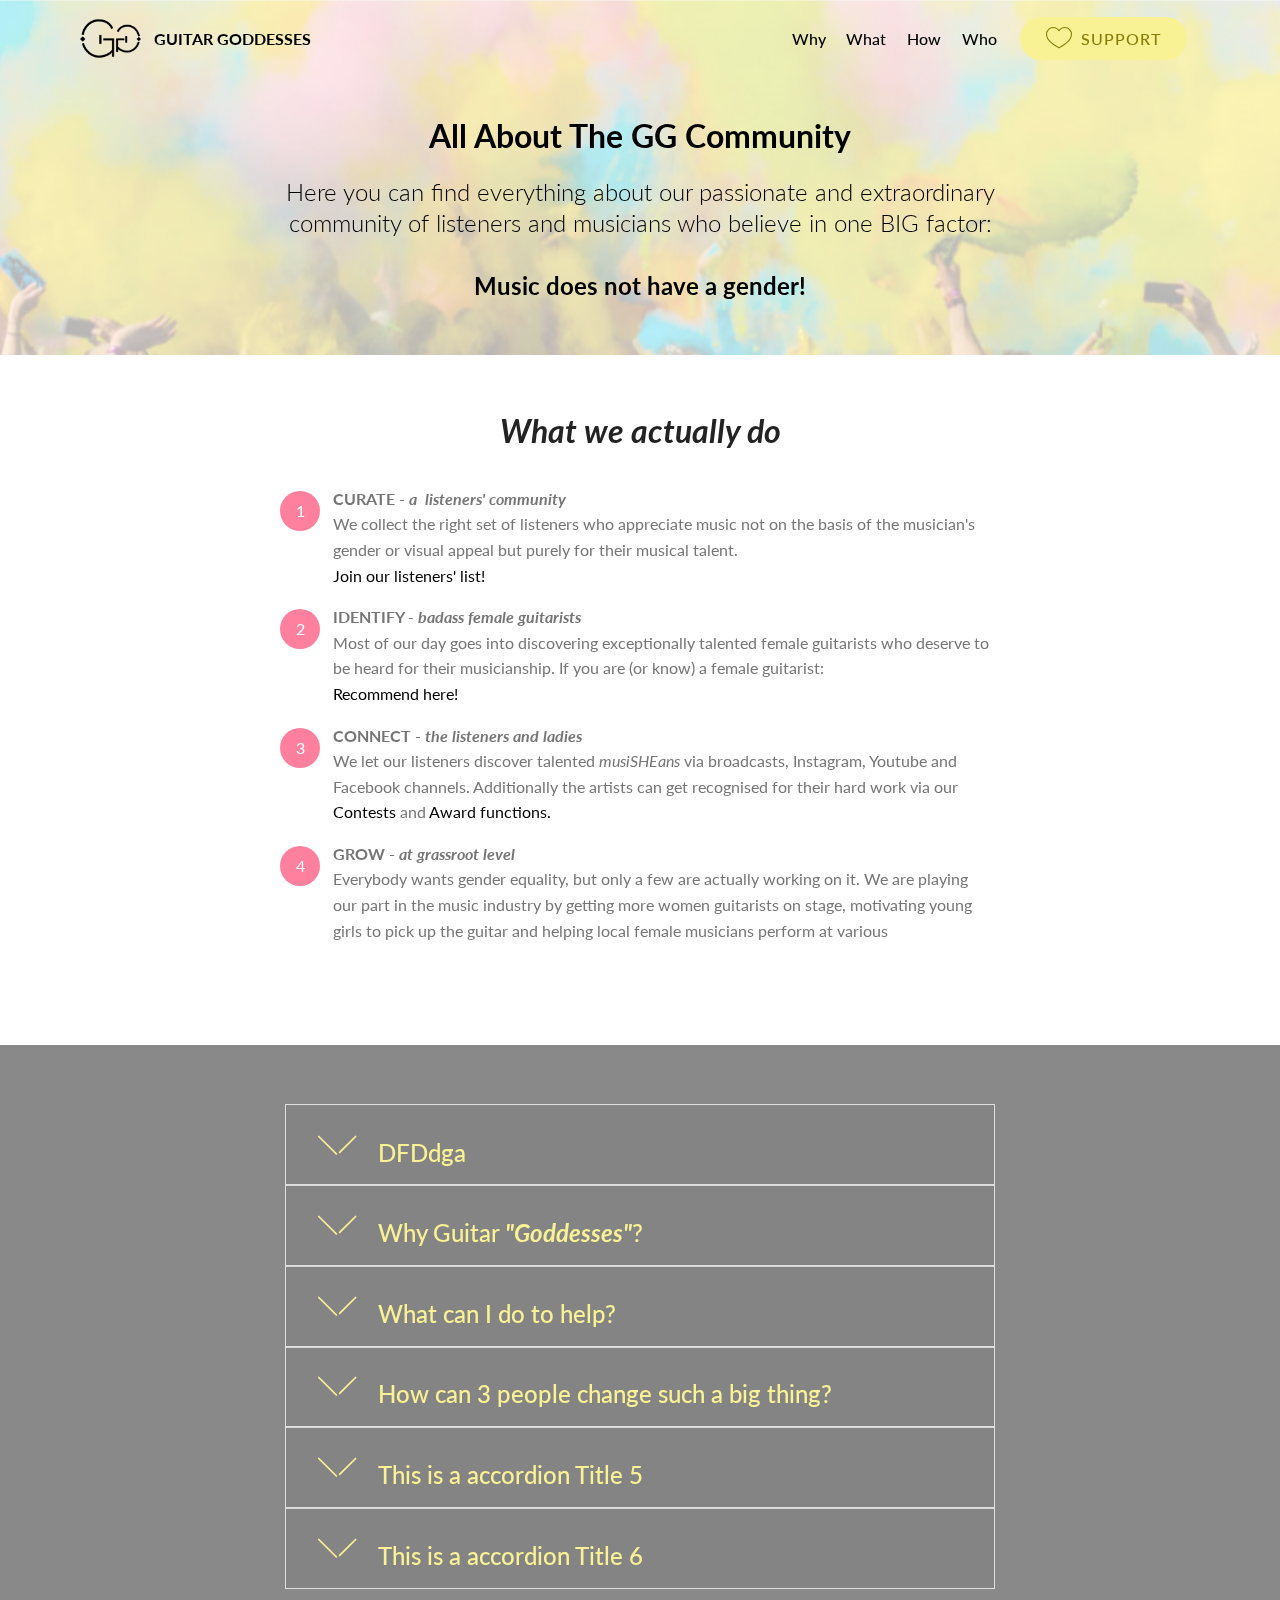
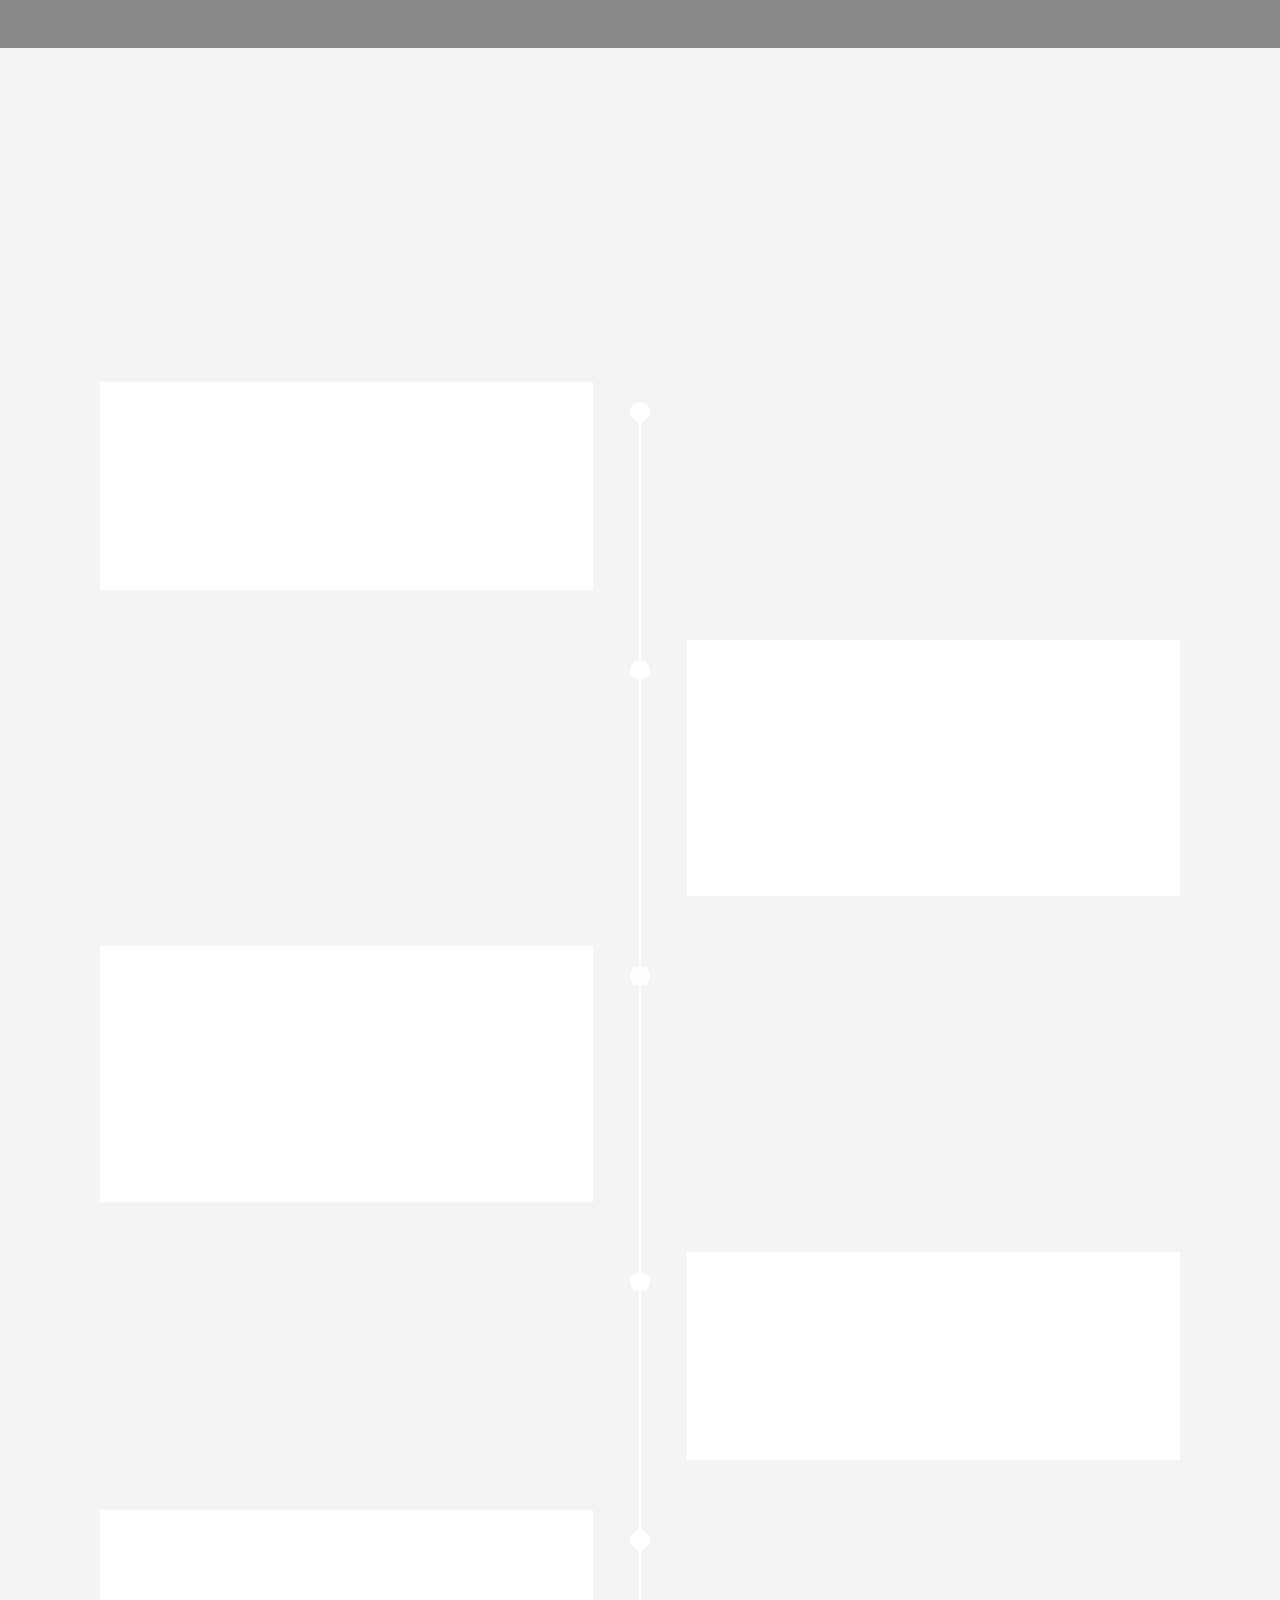
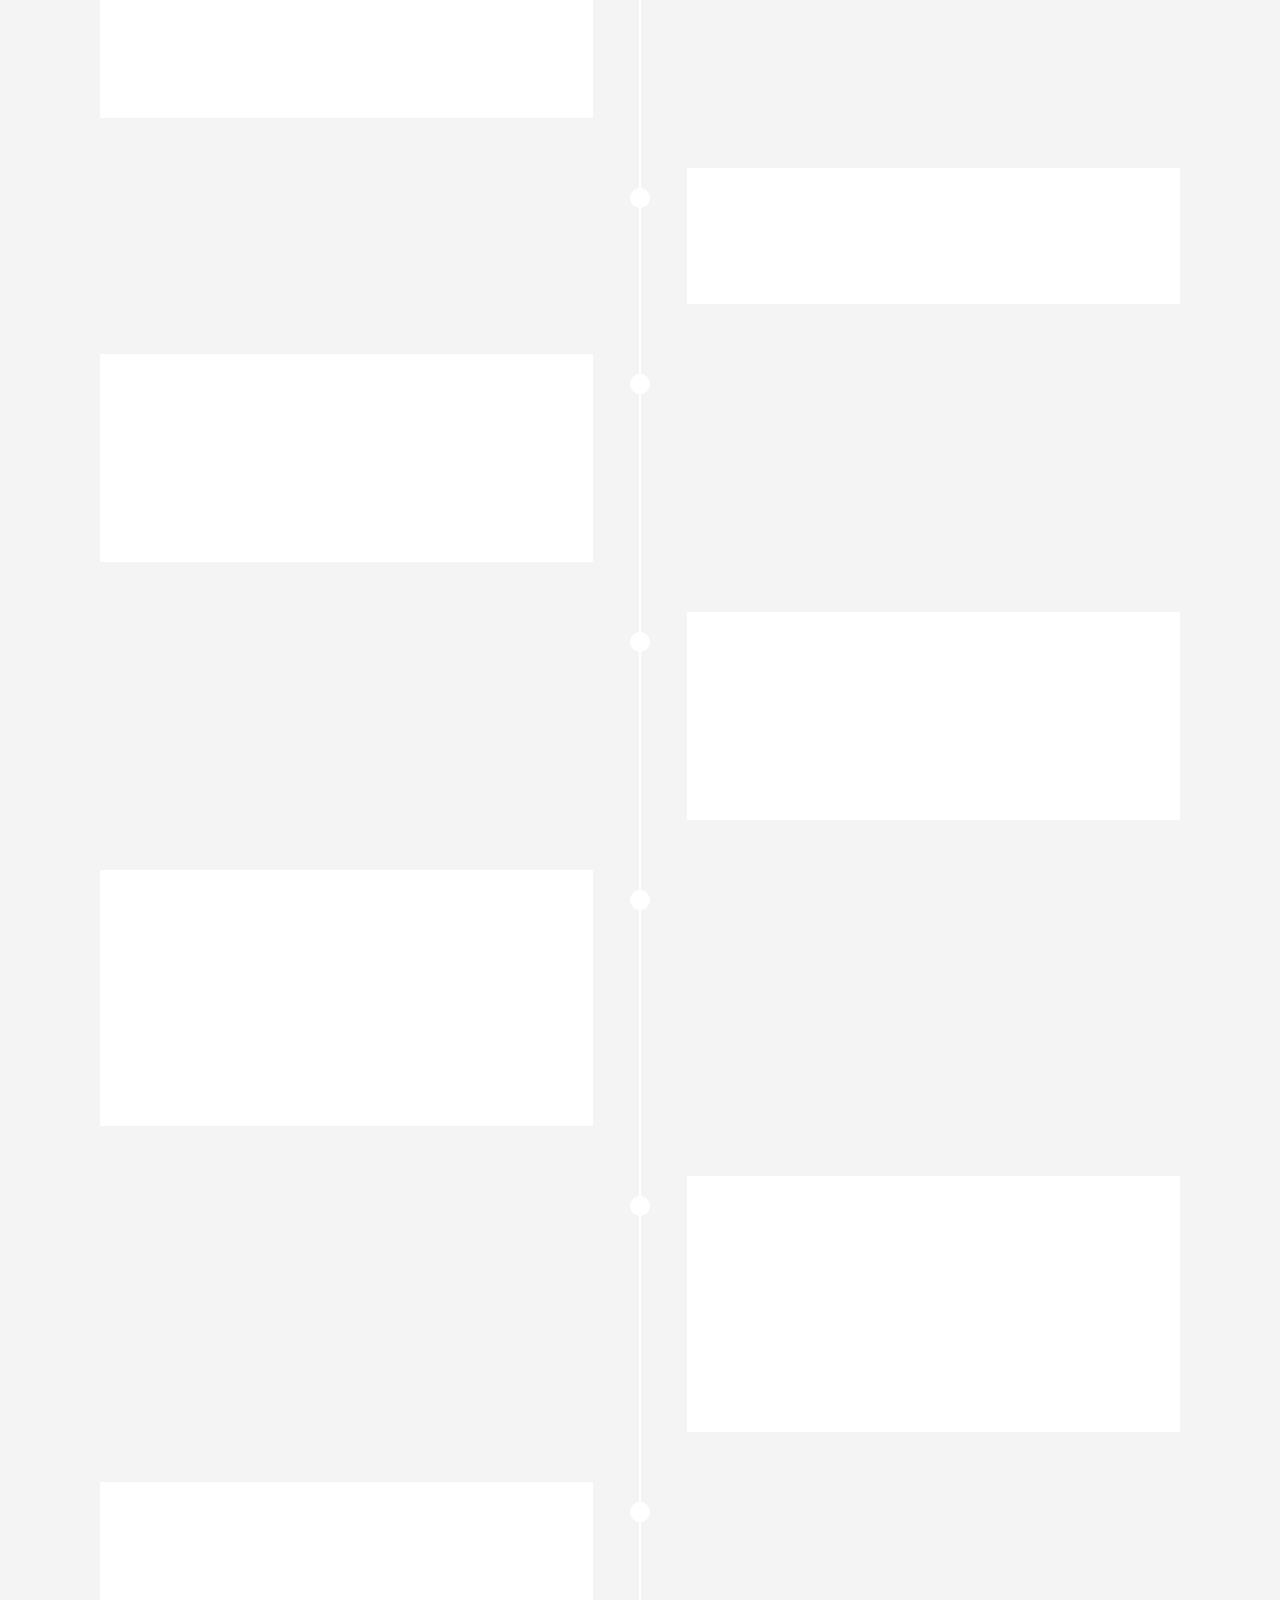
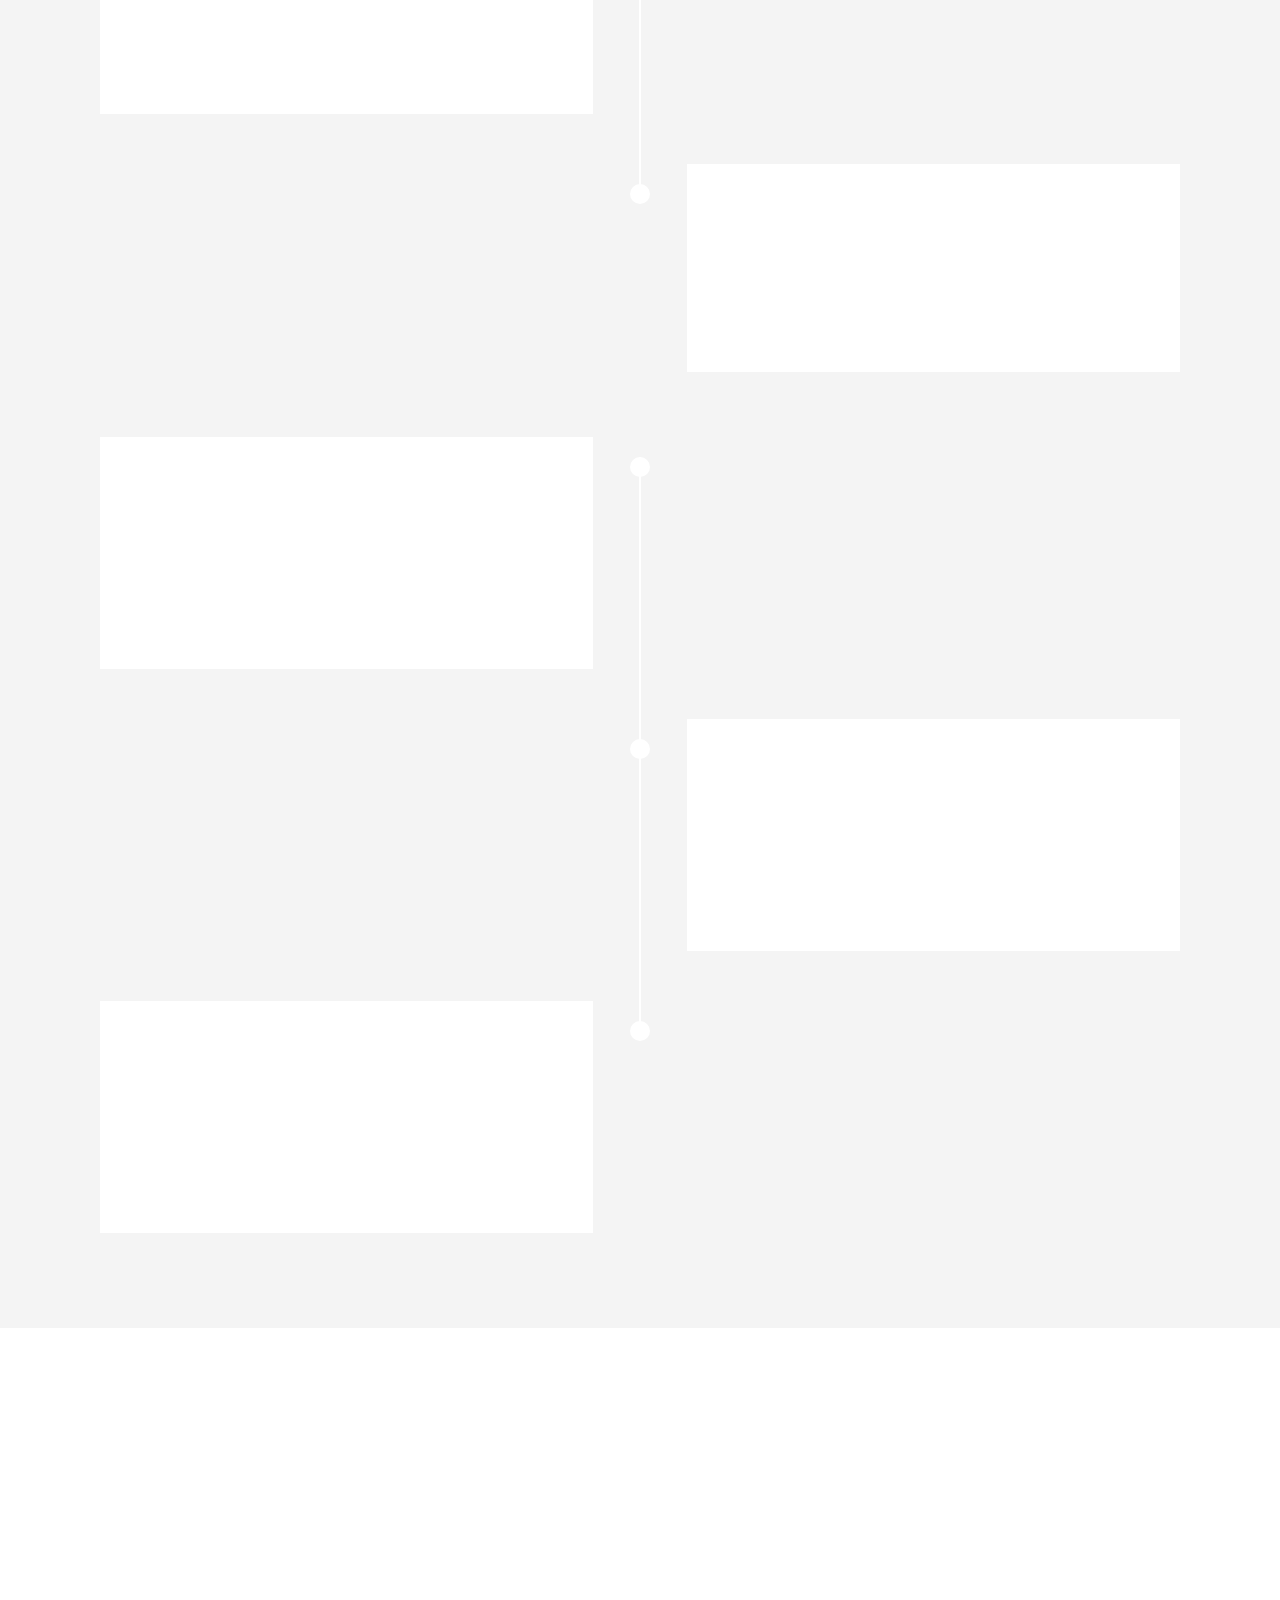
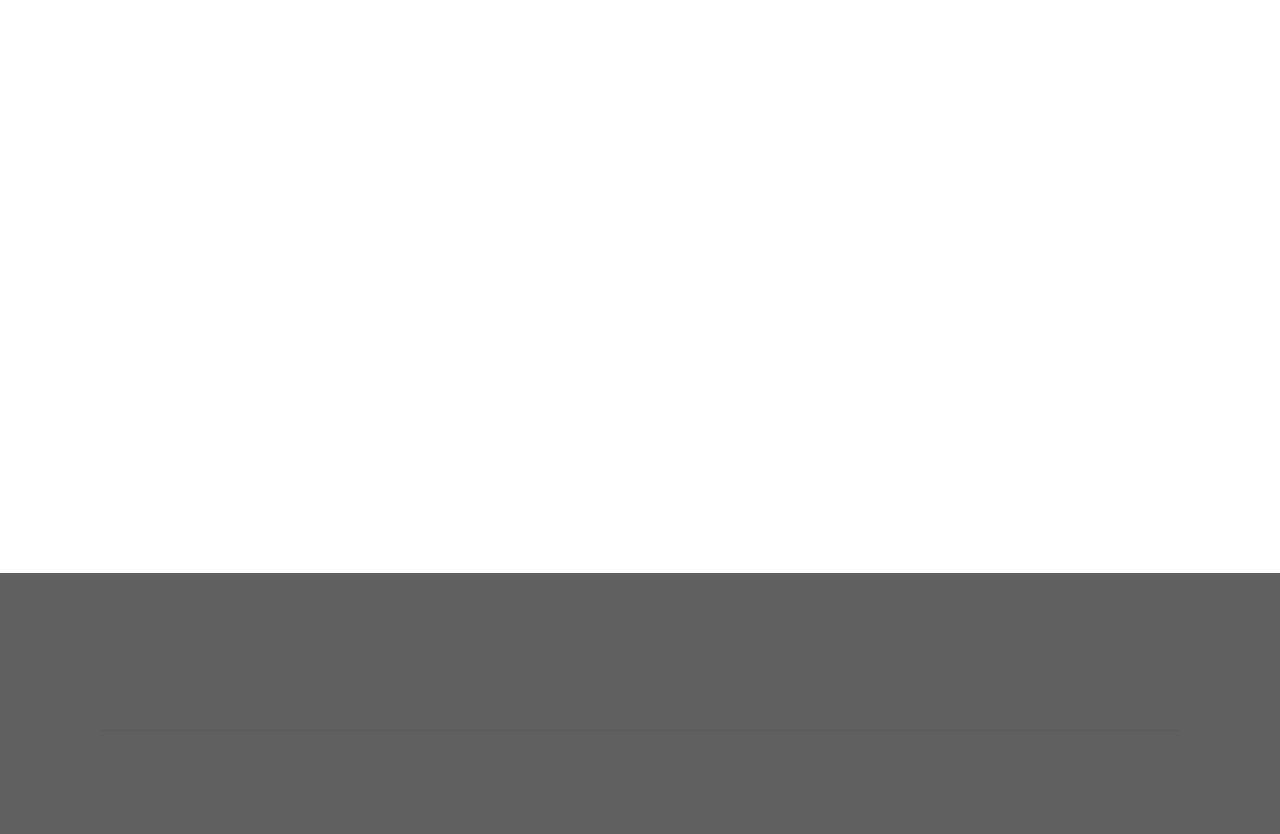
<file: about.html>
<!DOCTYPE html>
<html >
<head>
  <!-- Site made with Mobirise Website Builder v4.7.2, https://mobirise.com -->
  <meta charset="UTF-8">
  <meta http-equiv="X-UA-Compatible" content="IE=edge">
  <meta name="generator" content="Mobirise v4.7.2, mobirise.com">
  <meta name="viewport" content="width=device-width, initial-scale=1, minimum-scale=1">
  <link rel="shortcut icon" href="assets/images/gglogo-square-192x192.png" type="image/x-icon">
  <meta name="description" content="Read more about Guitar Goddesses Community's dreams, execution roadmap, vision, mission and ideas for the future.">
  <title>About Us</title>
  <link rel="stylesheet" href="assets/web/assets/mobirise-icons/mobirise-icons.css">
  <link rel="stylesheet" href="assets/tether/tether.min.css">
  <link rel="stylesheet" href="assets/soundcloud-plugin/style.css">
  <link rel="stylesheet" href="assets/bootstrap/css/bootstrap.min.css">
  <link rel="stylesheet" href="assets/bootstrap/css/bootstrap-grid.min.css">
  <link rel="stylesheet" href="assets/bootstrap/css/bootstrap-reboot.min.css">
  <link rel="stylesheet" href="assets/gdpr-plugin/gdpr-styles.css">
  <link rel="stylesheet" href="assets/dropdown/css/style.css">
  <link rel="stylesheet" href="assets/socicon/css/styles.css">
  <link rel="stylesheet" href="assets/animatecss/animate.min.css">
  <link rel="stylesheet" href="assets/theme/css/style.css">
  <link rel="stylesheet" href="assets/mobirise/css/mbr-additional.css" type="text/css">
  
  
  
</head>
<body>
  <section class="menu cid-qRF82w1G7c" once="menu" id="menu2-o">

    

    <nav class="navbar navbar-expand beta-menu navbar-dropdown align-items-center navbar-fixed-top navbar-toggleable-sm bg-color transparent">
        <button class="navbar-toggler navbar-toggler-right" type="button" data-toggle="collapse" data-target="#navbarSupportedContent" aria-controls="navbarSupportedContent" aria-expanded="false" aria-label="Toggle navigation">
            <div class="hamburger">
                <span></span>
                <span></span>
                <span></span>
                <span></span>
            </div>
        </button>
        <div class="menu-logo">
            <div class="navbar-brand">
                <span class="navbar-logo">
                    <a href="index.html">
                        <img src="assets/images/gglogo-square-192x192.png" alt="Guitar Goddesses" title="Guitar Goddesses" style="height: 3.8rem;">
                    </a>
                </span>
                <span class="navbar-caption-wrap"><a class="navbar-caption text-black display-4" href="index.html">
                        GUITAR GODDESSES</a></span>
            </div>
        </div>
        <div class="collapse navbar-collapse" id="navbarSupportedContent">
            <ul class="navbar-nav nav-dropdown" data-app-modern-menu="true"><li class="nav-item">
                    <a class="nav-link link text-black display-4" href="index.html#progress-bars3-i">
                        Why</a>
                </li>
                <li class="nav-item">
                    <a class="nav-link link text-black display-4" href="index.html#content4-k">
                        What</a>
                </li><li class="nav-item"><a class="nav-link link text-black display-4" href="index.html#features13-7">
                        How</a></li><li class="nav-item"><a class="nav-link link text-black display-4" href="index.html#testimonials1-6">
                        Who</a></li></ul>
            <div class="navbar-buttons mbr-section-btn"><a class="btn btn-sm btn-primary display-4" href="index.html#tabs1-4" target="_blank"><span class="mbri-hearth mbr-iconfont mbr-iconfont-btn"></span>SUPPORT</a></div>
        </div>
    </nav>
</section>

<section class="engine"><a href="https://mobirise.me/s">bootstrap theme</a></section><section class="mbr-section info3 cid-qSvb6daJJA mbr-parallax-background" id="info3-2k">

    

    <div class="mbr-overlay" style="opacity: 0.7; background-color: rgb(255, 255, 255);">
    </div>

    <div class="container">
        <div class="row justify-content-center">
            <div class="media-container-column title col-12 col-md-10">
                <h2 class="align-left mbr-bold mbr-white pb-3 mbr-fonts-style display-1">All About The GG Community</h2>
                <h3 class="mbr-section-subtitle align-left mbr-light mbr-white pb-3 mbr-fonts-style display-5">Here you can find everything about our passionate and extraordinary<br>community of listeners and musicians who believe in one BIG factor:
<br><br><strong>Music does not have a gender!</strong></h3>
                
                
            </div>
        </div>
    </div>
</section>

<section class="mbr-section content4 cid-qSusF8KHEM" id="content4-2f">

    

    <div class="container">
        <div class="media-container-row">
            <div class="title col-12 col-md-8">
                <h2 class="align-center pb-3 mbr-fonts-style display-1"><strong><em>
                    What we actually do</em></strong></h2>
                
                
            </div>
        </div>
    </div>
</section>

<section class="mbr-section article content11 cid-qSusyjJpat" id="content11-2e">
     

    <div class="container">
        <div class="media-container-row">
            <div class="mbr-text counter-container col-12 col-md-8 mbr-fonts-style display-7">
                <ol>
                    <li><strong>CURATE -</strong><em><strong> a &nbsp;listeners' community<br></strong></em>We collect the right set of listeners who appreciate music not on the basis of the musician's gender or visual appeal but purely for their musical talent.<br><a href="index.html#form3-1g" target="_blank" class="text-black">Join our listeners' list!</a></li>
                    <li><strong>IDENTIFY </strong><em><strong>- badass female guitarists</strong><br></em>Most of our day goes into discovering exceptionally talented female guitarists who deserve to be heard for their musicianship. If you are (or know) a female guitarist:<br><a href="page5.html#form1-1p" target="_blank" class="text-black">Recommend here!</a></li>
                    <li><strong>CONNECT - <em>the listeners and ladies</em><br></strong>We let<span style="font-size: 1rem;">&nbsp;our listeners discover talented <em>musiSHEans</em> via broadcasts, Instagram, Youtube and Facebook channels. Additionally the artists can get recognised for their hard work via our<br><a href="roi.html#features12-22" class="text-black">Contests</a> and <a href="roi.html#features13-26" class="text-black">Award functions.</a></span></li><li><strong>GROW -<em> at grassroot level</em></strong><strong><em><br></em></strong>Everybody wants gender equality, but only a few are actually working on it. We are playing our part in the music industry by getting more women guitarists on stage, motivating young girls to pick up the guitar and helping local female musicians perform at various<br><a href="page6.html" target="_blank" class="text-black">Guitar Goddesses Concerts.</a></li>
                </ol>
            </div>
        </div>
    </div>
</section>

<section class="accordion1 cid-qRKOkHZ3VZ" data-bg-video="https://www.youtube.com/watch?v=X6dJEAs0-Gk" id="accordion1-u">

    

    <div class="mbr-overlay" style="opacity: 0.5; background-color: rgb(35, 35, 35);">
    </div>
    <div class="container">
        <div class="media-container-row">
            <div class="col-12 col-md-8">
                <div class="section-head text-center space30">
                    
                </div>
                <div class="clearfix"></div>
                <div id="bootstrap-accordion_4" class="panel-group accordionStyles accordion" role="tablist" aria-multiselectable="true">
                    <div class="card">
                        <div class="card-header" role="tab" id="headingOne">
                            <a role="button" class="panel-title collapsed text-black" data-toggle="collapse" data-core="" href="#collapse1_4" aria-expanded="false" aria-controls="collapse1">
                                <h4 class="mbr-fonts-style display-5">
                                    <span class="sign mbr-iconfont mbri-arrow-down inactive"></span>&nbsp;DFDdga</h4>
                            </a>
                        </div>
                        <div id="collapse1_4" class="panel-collapse noScroll collapse " role="tabpanel" aria-labelledby="headingOne" data-parent="#bootstrap-accordion_4">
                            <div class="panel-body p-4">
                                <p class="mbr-fonts-style panel-text display-7"></p>
                            </div>
                        </div>
                    </div>
                    <div class="card">
                        <div class="card-header" role="tab" id="headingTwo">
                            <a role="button" class="collapsed panel-title text-black" data-toggle="collapse" data-core="" href="#collapse2_4" aria-expanded="false" aria-controls="collapse2">
                                <h4 class="mbr-fonts-style display-5">
                                    <span class="sign mbr-iconfont mbri-arrow-down inactive"></span>&nbsp;Why Guitar <strong><em>"Goddesses"</em></strong>?</h4>
                            </a>
                            
                        </div>
                        <div id="collapse2_4" class="panel-collapse noScroll collapse" role="tabpanel" aria-labelledby="headingTwo" data-parent="#bootstrap-accordion_4">
                            <div class="panel-body p-4">
                                <p class="mbr-fonts-style panel-text display-7">We observed that every other name like Guitar Girls, Guitar Gang, Girls on Guitars or even Female Guitarists instantly turns (most) people's heads towards relating it to something sexual. We ourselves are agnostics, but we know that the word Goddesses is the last word one can sexualise. We believe that music comes before visual beauty and asthetics.<br></p>
                            </div>
                        </div>
                    </div>
                    <div class="card">
                        <div class="card-header" role="tab" id="headingThree">
                            <a role="button" class="collapsed text-black panel-title" data-toggle="collapse" data-core="" href="#collapse3_4" aria-expanded="false" aria-controls="collapse3">
                                <h4 class="mbr-fonts-style display-5">
                                    <span class="sign mbr-iconfont mbri-arrow-down inactive"></span>&nbsp;What can I do to help?</h4>
                            </a>
                        </div>
                        <div id="collapse3_4" class="panel-collapse noScroll collapse" role="tabpanel" aria-labelledby="headingThree" data-parent="#bootstrap-accordion_4">
                            <div class="panel-body p-4">
                                <p class="mbr-fonts-style panel-text display-7">You can help us in endless ways!
<br>
<br>You have some time? Help us spread the word here.
<br>You have money? Check out how you can support us here.
<br>You are an influencer? Please let your community know about us.
<br>You want to feel good? Help us reach our dream and be a part of a global level success.<br></p>
                            </div>
                        </div>
                    </div>
                    <div class="card">
                        <div class="card-header" role="tab" id="headingFour">
                            <a role="button" class="collapsed panel-title text-black" data-toggle="collapse" data-core="" href="#collapse4_4" aria-expanded="false" aria-controls="collapse4">
                                <h4 class="mbr-fonts-style display-5">
                                    <span class="sign mbr-iconfont mbri-arrow-down inactive"></span>&nbsp;How can 3 people change such a big thing?</h4>
                            </a> 
                        </div>
                        <div id="collapse4_4" class="panel-collapse noScroll collapse" role="tabpanel" aria-labelledby="headingFour" data-parent="#bootstrap-accordion_4">
                            <div class="panel-body p-4">
                                <p class="mbr-fonts-style panel-text display-7">Valid question! Three people cannot change what has been the standard for centuries.<br><br>You are right! 3 people cannot change the biased that has been going on for centuries. That's why we need you :) We are not hungry for money, we are hungry for togetherness. If you join us in making this community sustainable, help us discover awesome female guitarists and keep us in your shares. Together we can make this big dream a reality in a matter of 500 days. </p>
                            </div>
                        </div>
                    </div>
                    <div class="card">
                        <div class="card-header" role="tab" id="headingFive">
                            <a role="button" class="collapsed panel-title text-black" data-toggle="collapse" data-core="" href="#collapse5_4" aria-expanded="false" aria-controls="collapse5">
                                <h4 class="mbr-fonts-style display-5">
                                    <span class="sign mbr-iconfont mbri-arrow-down inactive"></span> This is a accordion Title 5
                                </h4>
                            </a>
                        </div>
                        <div id="collapse5_4" class="panel-collapse noScroll collapse" role="tabpanel" aria-labelledby="headingFive" data-parent="#bootstrap-accordion_4">
                            <div class="panel-body p-4">
                                <p class="mbr-fonts-style panel-text display-7">
                                   Lorem ipsum dolor sit amet, consectetur adipiscing elit. Curabitur in nulla ut magna vehicula libero luctus in ipsum consequat faucibus. Ut porta nulla ac dapibus convallis. Curabitur sit amet massa quam. In ut ex auctor, porta neque quis, sagittis purus. Nunc auctor gravida magna, sed efficitur tortor tristique quis.</p>
                            </div>
                        </div>
                    </div>
                    <div class="card">
                        <div class="card-header" role="tab" id="headingSix">
                            <a role="button" class="collapsed panel-title text-black" data-toggle="collapse" data-core="" href="#collapse6_4" aria-expanded="false" aria-controls="collapse6">
                                <h4 class="mbr-fonts-style display-5">
                                    <span class="sign mbr-iconfont mbri-arrow-down inactive"></span> This is a accordion Title 6
                                </h4>
                            </a>
                        </div>
                        <div id="collapse6_4" class="panel-collapse noScroll collapse" role="tabpanel" aria-labelledby="headingSix" data-parent="#bootstrap-accordion_4">
                            <div class="panel-body p-4">
                                <p class="mbr-fonts-style panel-text display-7">
                                   Lorem ipsum dolor sit amet, consectetur adipiscing elit. Curabitur in nulla ut magna vehicula libero luctus in ipsum consequat faucibus. Ut porta nulla ac dapibus convallis. Curabitur sit amet massa quam. In ut ex auctor, porta neque quis, sagittis purus. Nunc auctor gravida magna, sed efficitur tortor tristique quis.</p>
                            </div>
                        </div>
                    </div>
                </div>
            </div>
        </div>
    </div>
</section>

<section class="timeline1 cid-qRKO4CUq6K" id="timeline1-t">

    

    

    <div class="container align-center">
        <h2 class="mbr-section-title pb-3 mbr-fonts-style display-1"><strong>
            Our Dream: </strong>Musical Equality</h2>
        <h3 class="mbr-section-subtitle pb-5 mbr-fonts-style display-5">&nbsp;Write more about our dream here.<br>Here is what we are working on to make this dream come true:<br><br><strong>CURRENT ROAD MAP</strong></h3>

        <div class="container timelines-container" mbri-timelines="">
            <div class="row timeline-element reverse separline">      
                 <div class="timeline-date-panel col-xs-12 col-md-6  align-left">         
                    <div class="time-line-date-content">
                        <p class="mbr-timeline-date mbr-fonts-style display-5">
                            Milestone # 1</p>
                    </div>
                </div>
           <span class="iconBackground"></span>
            <div class="col-xs-12 col-md-6 align-right">
                <div class="timeline-text-content">
                    <h4 class="mbr-timeline-title pb-3 mbr-fonts-style display-5">🚀 Founded</h4>
                    <p class="mbr-timeline-text mbr-fonts-style display-7"><a href="http://judithbeckedorf.de" target="_blank" class="text-black">Judith</a>, <a href="http://karlijnlangendijk.com" target="_blank" class="text-black">Karlijn </a>&amp; <a href="http://vivekadvani.com" target="_blank" class="text-black">Vivek</a> got together to brainstorm and create what we now call Guitar Goddesses Community<br><br>✔ <em><strong>Completed</strong> on 8th of March 2018</em><br></p>
                 </div>
            </div>
            </div>

            <div class="row timeline-element  separline">
                <div class="timeline-date-panel col-xs-12 col-md-6 align-right">
                    <div class="time-line-date-content">
                        <p class="mbr-timeline-date mbr-fonts-style display-5">
                            Milestone # 2</p>
                    </div>
                </div>
                <span class="iconBackground"></span>
                <div class="col-xs-12 col-md-6 align-left ">
                    <div class="timeline-text-content">
                        <h4 class="mbr-timeline-title pb-3 mbr-fonts-style display-5">Research + Early Feedback 💡</h4>
                        <p class="mbr-timeline-text mbr-fonts-style display-7">Study why there are no women in the top guitarist lists and how we can change that. Discuss the ideas with select mentors from the music industry and get initial feedback on the viability and sustainability of the concept<br><br>✔ <em>Completed</em><em> on 1st of May 2018</em><br></p>
                    </div>
                </div>
            </div> 


            <div class="row timeline-element reverse separline">
                <div class="timeline-date-panel col-xs-12 col-md-6  align-left">
                    <div class="time-line-date-content">
                        <p class="mbr-timeline-date mbr-fonts-style display-5">
                            Milestone # 3</p>
                    </div>
                </div>
                <span class="iconBackground"></span>
                <div class="col-xs-12 col-md-6 align-right">
                    <div class="timeline-text-content">
                        <h4 class="mbr-timeline-title pb-3 mbr-fonts-style display-5">💻 Website Launch</h4>      
                        <p class="mbr-timeline-text mbr-fonts-style display-7">
                            Create the minimum viable website to highlight the problem and share our solution with the world to get input from all the people involved: Female Guitarists, Active Listeners, Sponsors &amp; Collaborators<br><br>✔ <em><strong>Completed</strong> on 19th of May 2018</em><br></p>
                    </div>
                </div>
            </div>

            <div class="row timeline-element  separline">
                <div class="timeline-date-panel col-xs-12 col-md-6 align-right">
                    <div class="time-line-date-content">
                        <p class="mbr-timeline-date mbr-fonts-style display-5">
                            Milestone # 4</p>
                    </div>
                </div>
                <span class="iconBackground"></span>
                <div class="col-xs-12 col-md-6 align-left ">
                    <div class="timeline-text-content">
                        <h4 class="mbr-timeline-title pb-3 mbr-fonts-style display-5">Social Media Channels 👥</h4>
                        <p class="mbr-timeline-text mbr-fonts-style display-7">
                            Launch Facebook, Instagram and YouTube pages.<br><a href="page7.html" target="_blank" class="text-info">Follow us here!</a><br><br><em>•••&nbsp;<strong>In Progress</strong></em></p>
                    </div>
                </div>
            </div>


            <div class="row timeline-element reverse separline">
                <div class="timeline-date-panel col-xs-12 col-md-6  align-left">
                    <div class="time-line-date-content">
                        <p class="mbr-timeline-date mbr-fonts-style display-5">Milestone # 5</p><h3></h3><p></p>
                    </div>
                </div>
                <span class="iconBackground"></span>
                <div class="col-xs-12 col-md-6 align-right">
                    <div class="timeline-text-content">
                        <h4 class="mbr-timeline-title pb-3 mbr-fonts-style display-5">First 100 Listeners 👂</h4>
                        <p class="mbr-timeline-text mbr-fonts-style display-7">Aquire 100 followers on Facebook, Instagram, YouTube and to our subscription list. <a href="page7.html" target="_blank" class="text-info">Sign up here!</a>
<br>
<br><em>•••<strong> In Progress&nbsp;</strong>(35/100 </em>✔<em>)</em></p>
                    </div>
                </div>
            </div>


            <div class="row timeline-element separline">
                <div class="timeline-date-panel col-xs-12 col-md-6 align-right">
                    <div class="time-line-date-content">
                       <p class="mbr-timeline-date mbr-fonts-style display-5">
                            Milestone # 6</p>
                    </div>
                </div>
                <span class="iconBackground"></span>
                <div class="col-xs-12 col-md-6 align-left ">
                    <div class="timeline-text-content">
                        <h4 class="mbr-timeline-title pb-3 mbr-fonts-style display-5">First Euro 💶</h4>
                        <p class="mbr-timeline-text mbr-fonts-style display-7">
                            ✔ <em><strong>Completed </strong>on 15th of May 2018</em></p>
                    </div>
                </div>
            </div>

            <div class="row timeline-element reverse separline">
                <div class="timeline-date-panel col-xs-12 col-md-6  align-left">
                    <div class="time-line-date-content">
                        <p class="mbr-timeline-date mbr-fonts-style display-5">
                           Milestone # 7</p>
                    </div>
                </div>
                <span class="iconBackground"></span>
                <div class="col-xs-12 col-md-6 align-right">
                    <div class="timeline-text-content">
                        <h4 class="mbr-timeline-title pb-3 mbr-fonts-style display-5">
                            10 Influencers ♀♂</h4>
                        <p class="mbr-timeline-text mbr-fonts-style display-7">
                            Invite 10 influencers like Tommy Emmnuel, Andy Mckee, Jon Gomm etc. to our <a href="people.html" target="_blank" class="text-info">people's network</a><br><br><em>•••<strong> In Progress &nbsp;</strong>(7/10&nbsp;</em>✔<em>)</em></p>
                    </div>
                </div>
            </div>

            <div class="row timeline-element separline">
                <div class="timeline-date-panel col-xs-12 col-md-6 align-right">
                    <div class="time-line-date-content">
                        <p class="mbr-timeline-date mbr-fonts-style display-5">
                           Milestone # 8</p>
                    </div>
                </div>
                <span class="iconBackground"></span>
                <div class="col-xs-12 col-md-6 align-left ">
                    <div class="timeline-text-content">
                        <h4 class="mbr-timeline-title pb-3 mbr-fonts-style display-5">
                            10 Female Influencers ♀</h4>
                        <p class="mbr-timeline-text mbr-fonts-style display-7">
                            Invite 10 female influencers like&nbsp;Kaki King, Adele, Vicky Genfan etc. to our <a href="people.html" target="_blank" class="text-info">people's network</a><br><br><em>••• <strong>In Progress</strong>  (1/10 </em>✔<em>)</em><br></p>
                    </div>
                </div>
            </div>

            <div class="row timeline-element reverse separline">
                <div class="timeline-date-panel col-xs-12 col-md-6  align-left">
                    <div class="time-line-date-content">
                        <p class="mbr-timeline-date mbr-fonts-style display-5">
                           Milestone # 9</p>
                    </div>
                </div>
                <span class="iconBackground"></span>
                <div class="col-xs-12 col-md-6 align-right">
                    <div class="timeline-text-content">
                        <h4 class="mbr-timeline-title pb-3 mbr-fonts-style display-5">10 Countries 🌎</h4>

                        <p class="mbr-timeline-text mbr-fonts-style display-7">
                            Connect with event planners, musicians and influencers from 10 different countries to be able to spread the movement across the globe<br>&nbsp;<strong>🇺🇸 🇦🇺 🇬🇧 🇮🇳 🇳🇱 🇩🇪&nbsp;🇨🇦</strong><br><br><em><strong>••• In Progress </strong>(7/10 </em>✔<em>)</em><br></p>
                    </div>
                </div>
            </div>

            <div class="row timeline-element separline">
                <div class="timeline-date-panel col-xs-12 col-md-6 align-right">
                    <div class="time-line-date-content">
                       <p class="mbr-timeline-date mbr-fonts-style display-5">
                          Milestone # 10</p>
                    </div>
                </div>
                <span class="iconBackground"></span>
                <div class="col-xs-12 col-md-6 align-left ">
                    <div class="timeline-text-content">
                        <h4 class="mbr-timeline-title pb-3 mbr-fonts-style display-5">
                            GG Announcement Tour 🎵</h4> 
                        <p class="mbr-timeline-text mbr-fonts-style display-7">
                            3 world-class female guitarists will get together and do concerts in 30 different cities across Europe in Novemeber 2019. &nbsp;Only local female guitarists will be the openning act.<br><br><em><strong>••• In Progress </strong>(3/30 </em>✔<em>)</em><br></p>
                    </div>
                </div>
            </div>

            <div class="row timeline-element reverse separline">
                <div class="timeline-date-panel col-xs-12 col-md-6  align-left">
                    <div class="time-line-date-content">
                       <p class="mbr-timeline-date mbr-fonts-style display-5">
                          Milestone # 11</p>
                    </div>
                </div>
                <span class="iconBackground"></span>
                <div class="col-xs-12 col-md-6 align-right">
                    <div class="timeline-text-content">
                        <h4 class="mbr-timeline-title pb-3 mbr-fonts-style display-5">
                            50 Female Guitarists 🎸</h4>
                        <p class="mbr-timeline-text mbr-fonts-style display-7">Identify 50 diligent female guitarists, add them to our artist list and continually share their music with our listeners<br><br><em><strong>••• In Progress </strong>(18/50 </em>✔<em>)</em><br></p>
                    </div>
                </div>
            </div>

            <div class="row timeline-element">
                <div class="timeline-date-panel col-xs-12 col-md-6 align-right">
                    <div class="time-line-date-content">
                        <p class="mbr-timeline-date mbr-fonts-style display-5">
                           Milestone # 12</p>
                    </div>
                </div>
                <span class="iconBackground"></span>
                <div class="col-xs-12 col-md-6 align-left ">
                    <div class="timeline-text-content">
                        <h4 class="mbr-timeline-title pb-3 mbr-fonts-style display-5">
                            10 Testimonials 🌟</h4>
                        <p class="mbr-timeline-text mbr-fonts-style display-7">
                            Get actual feedback of meaningful people from the music industry.<br><br><em><strong>••• In Progress </strong>(5/10 </em>✔<em>)</em><br></p>
                    </div>
                </div>
            </div>
        </div>
    </div>
</section>

<section class="timeline1 cid-qSvPkMIkQz" id="timeline1-2m">

    

    

    <div class="container align-center">
        
        

        <div class="container timelines-container" mbri-timelines="">
            <div class="row timeline-element reverse separline">      
                 <div class="timeline-date-panel col-xs-12 col-md-6  align-left">         
                    <div class="time-line-date-content">
                        <p class="mbr-timeline-date mbr-fonts-style display-5">
                            Milestone # 13</p>
                    </div>
                </div>
           <span class="iconBackground"></span>
            <div class="col-xs-12 col-md-6 align-right">
                <div class="timeline-text-content">
                    <h4 class="mbr-timeline-title pb-3 mbr-fonts-style display-5">🎬 100 Music Videos</h4>
                    <p class="mbr-timeline-text mbr-fonts-style display-7">Curate a list of 100 videos of badass female guitar players from across the world and schedule it for sharing with our community of listeners<br><br><em><strong>••• In Progress </strong>(30/100 </em>✔<em>)</em><br></p>
                 </div>
            </div>
            </div>

            <div class="row timeline-element  separline">
                <div class="timeline-date-panel col-xs-12 col-md-6 align-right">
                    <div class="time-line-date-content">
                        <p class="mbr-timeline-date mbr-fonts-style display-5">
                            Milestone # 14</p>
                    </div>
                </div>
                <span class="iconBackground"></span>
                <div class="col-xs-12 col-md-6 align-left ">
                    <div class="timeline-text-content">
                        <h4 class="mbr-timeline-title pb-3 mbr-fonts-style display-5">Brand Collaborations 🍻</h4>
                        <p class="mbr-timeline-text mbr-fonts-style display-7">Connect with musical as well as non musical brands that align with our vision and collaborate on campaigns together<br><br>📝 <strong><em>Planned</em></strong><br></p>
                    </div>
                </div>
            </div> 


            <div class="row timeline-element reverse">
                <div class="timeline-date-panel col-xs-12 col-md-6  align-left">
                    <div class="time-line-date-content">
                        <p class="mbr-timeline-date mbr-fonts-style display-5">
                            Milestone # 15</p>
                    </div>
                </div>
                <span class="iconBackground"></span>
                <div class="col-xs-12 col-md-6 align-right">
                    <div class="timeline-text-content">
                        <h4 class="mbr-timeline-title pb-3 mbr-fonts-style display-5">🐣 Crowdfunding Campaign&nbsp;</h4>      
                        <p class="mbr-timeline-text mbr-fonts-style display-7">
                            Launch a crowdfunding campaign to gather the right kind of people who believe in our dream of musical equality and help us establish a strong foundation for the community<br><br>📝&nbsp;<strong><em>Planned</em></strong><br></p>
                    </div>
                </div>
            </div>

            


            


            

            

            

            

            

            

            
        </div>
    </div>
</section>

<section class="mbr-section form1 cid-qRQc3pqwW3" id="form1-1f">

    

    
    <div class="container">
        <div class="row justify-content-center">
            <div class="title col-12 col-lg-8">
                <h2 class="mbr-section-title align-center pb-3 mbr-fonts-style display-1"><strong>
                    Think you can help reach our milestones faster?</strong></h2>
                <h3 class="mbr-section-subtitle align-center mbr-light pb-3 mbr-fonts-style display-5">Then we have valuable collaboration opportunities for you!<br>Please tell us a little bit about you and how you can help the community reach it's <a href="about.html#timeline1-t" class="text-black">dreams</a> in the message section below.</h3>
            </div>
        </div>
    </div>
    <div class="container">
        <div class="row justify-content-center">
            <div class="media-container-column col-lg-8" data-form-type="formoid">
                    <div data-form-alert="" hidden="">
                        Thanks for filling out the form!
                    </div>
            
                    <form class="mbr-form" action="https://mobirise.com/" method="post" data-form-title="Mobirise Form"><input type="hidden" name="email" data-form-email="true" value="3jtl1jBtEAvPtN9UUyjlCaBD5eHXll9hl3+B1xYlfyfjhVNH42C51Foz3QPcsb/kNTAu+J7OuYM/ve0tquVu/2DGdsIiU/3heShY6j+wCyE4Dresnc5OfT2xDt4qeobx" data-form-field="Email">
                        <div class="row row-sm-offset">
                            <div class="col-md-4 multi-horizontal" data-for="name">
                                <div class="form-group">
                                    <label class="form-control-label mbr-fonts-style display-7" for="name-form1-1f">Name</label>
                                    <input type="text" class="form-control" name="name" data-form-field="Name" required="" id="name-form1-1f">
                                </div>
                            </div>
                            <div class="col-md-4 multi-horizontal" data-for="email">
                                <div class="form-group">
                                    <label class="form-control-label mbr-fonts-style display-7" for="email-form1-1f">Email</label>
                                    <input type="email" class="form-control" name="email" data-form-field="Email" required="" id="email-form1-1f">
                                </div>
                            </div>
                            <div class="col-md-4 multi-horizontal" data-for="phone">
                                <div class="form-group">
                                    <label class="form-control-label mbr-fonts-style display-7" for="phone-form1-1f">Phone</label>
                                    <input type="tel" class="form-control" name="phone" data-form-field="Phone" id="phone-form1-1f">
                                </div>
                            </div>
                        </div>
                        <div class="form-group" data-for="message">
                            <label class="form-control-label mbr-fonts-style display-7" for="message-form1-1f">Message</label>
                            <textarea type="text" class="form-control" name="message" rows="7" data-form-field="Message" id="message-form1-1f"></textarea>
                        </div>
            
                        <span class="input-group-btn"><button href="" type="submit" class="btn btn-primary btn-form display-4">SUBMIT</button></span>
                    <span class="gdpr-block "><label><input type="checkbox" name="gdpr" id="gdpr-form1-1f" required="">By continiung you agree to our <a href="terms.html">Terms of Service</a> and <a href="policy.html">Privacy Policy</a>.</label></span></form>
            </div>
        </div>
    </div>
</section>

<section class="cid-qRQbULJzyk mbr-parallax-background" id="footer5-1e">

    

    <div class="mbr-overlay" style="opacity: 0.7; background-color: rgb(35, 35, 35);"></div>

    <div class="container">
        <div class="media-container-row">
            <div class="col-md-3">
                <div class="media-wrap">
                    <a href="https://mobirise.com/">
                       <img src="assets/images/gglogo-yelloe-square-192x192.png" alt="Mobirise" title="">
                    </a>
                </div>
            </div>
            <div class="col-md-9">
                <p class="mbr-text align-right links mbr-fonts-style display-7">
                    <a href="page1.html" class="text-white">ABOUT</a> &nbsp;&nbsp;&nbsp;&nbsp;
                    <a href="contactus.html" class="text-white">RECOMMEND</a> &nbsp;&nbsp;&nbsp;&nbsp;<a href="contactus.html" class="text-white">CONTACT</a>
                </p>
            </div>
        </div>
        <div class="footer-lower">
            <div class="media-container-row">
                <div class="col-md-12">
                    <hr>
                </div>
            </div>
            <div class="media-container-row mbr-white">
                <div class="col-md-6 copyright">
                    <p class="mbr-text mbr-fonts-style display-7">
                        © Copyright 2018 <a href="#bottom">Guitar Goddesses</a> - Website by <a href="http://vivekadvani.com" target="_blank">VA</a></p>
                </div>
                <div class="col-md-6">
                    <div class="social-list align-right">
                        <div class="soc-item">
                            <a href="https://twitter.com/mobirise" target="_blank">
                                <span class="mbr-iconfont mbr-iconfont-social socicon-twitter socicon" style="color: rgb(106, 218, 255);"></span>
                            </a>
                        </div>
                        <div class="soc-item">
                            <a href="https://www.facebook.com/guitargoddesses" target="_blank">
                                <span class="mbr-iconfont mbr-iconfont-social socicon-facebook socicon" style="color: rgb(20, 111, 204);"></span>
                            </a>
                        </div>
                        <div class="soc-item">
                            <a href="https://www.youtube.com/channel/UCzboDPazqx_9Jgnx4dps_Pw?sub_confirmation=1" target="_blank">
                                <span class="mbr-iconfont mbr-iconfont-social socicon-youtube socicon" style="color: rgb(255, 0, 0);"></span>
                            </a>
                        </div>
                        <div class="soc-item">
                            <a href="https://instagram.com/guitar.goddesses" target="_blank">
                                <span class="mbr-iconfont mbr-iconfont-social socicon-instagram socicon" style="color: rgb(255, 51, 102);"></span>
                            </a>
                        </div>
                        <div class="soc-item">
                            <a href="https://plus.google.com/u/0/+Mobirise" target="_blank">
                                <span class="mbr-iconfont mbr-iconfont-social socicon-soundcloud socicon" style="color: rgb(255, 91, 0);"></span>
                            </a>
                        </div>
                        
                    </div>
                </div>
            </div>
        </div>
    </div>
</section>


  <script src="assets/web/assets/jquery/jquery.min.js"></script>
  <script src="assets/popper/popper.min.js"></script>
  <script src="assets/tether/tether.min.js"></script>
  <script src="assets/bootstrap/js/bootstrap.min.js"></script>
  <script src="assets/touchswipe/jquery.touch-swipe.min.js"></script>
  <script src="assets/dropdown/js/script.min.js"></script>
  <script src="assets/viewportchecker/jquery.viewportchecker.js"></script>
  <script src="assets/parallax/jarallax.min.js"></script>
  <script src="assets/mbr-switch-arrow/mbr-switch-arrow.js"></script>
  <script src="assets/ytplayer/jquery.mb.ytplayer.min.js"></script>
  <script src="assets/vimeoplayer/jquery.mb.vimeo_player.js"></script>
  <script src="assets/smoothscroll/smooth-scroll.js"></script>
  <script src="assets/theme/js/script.js"></script>
  <script src="assets/formoid/formoid.min.js"></script>
  
  
  <input name="animation" type="hidden">
  </body>
</html>
</file>
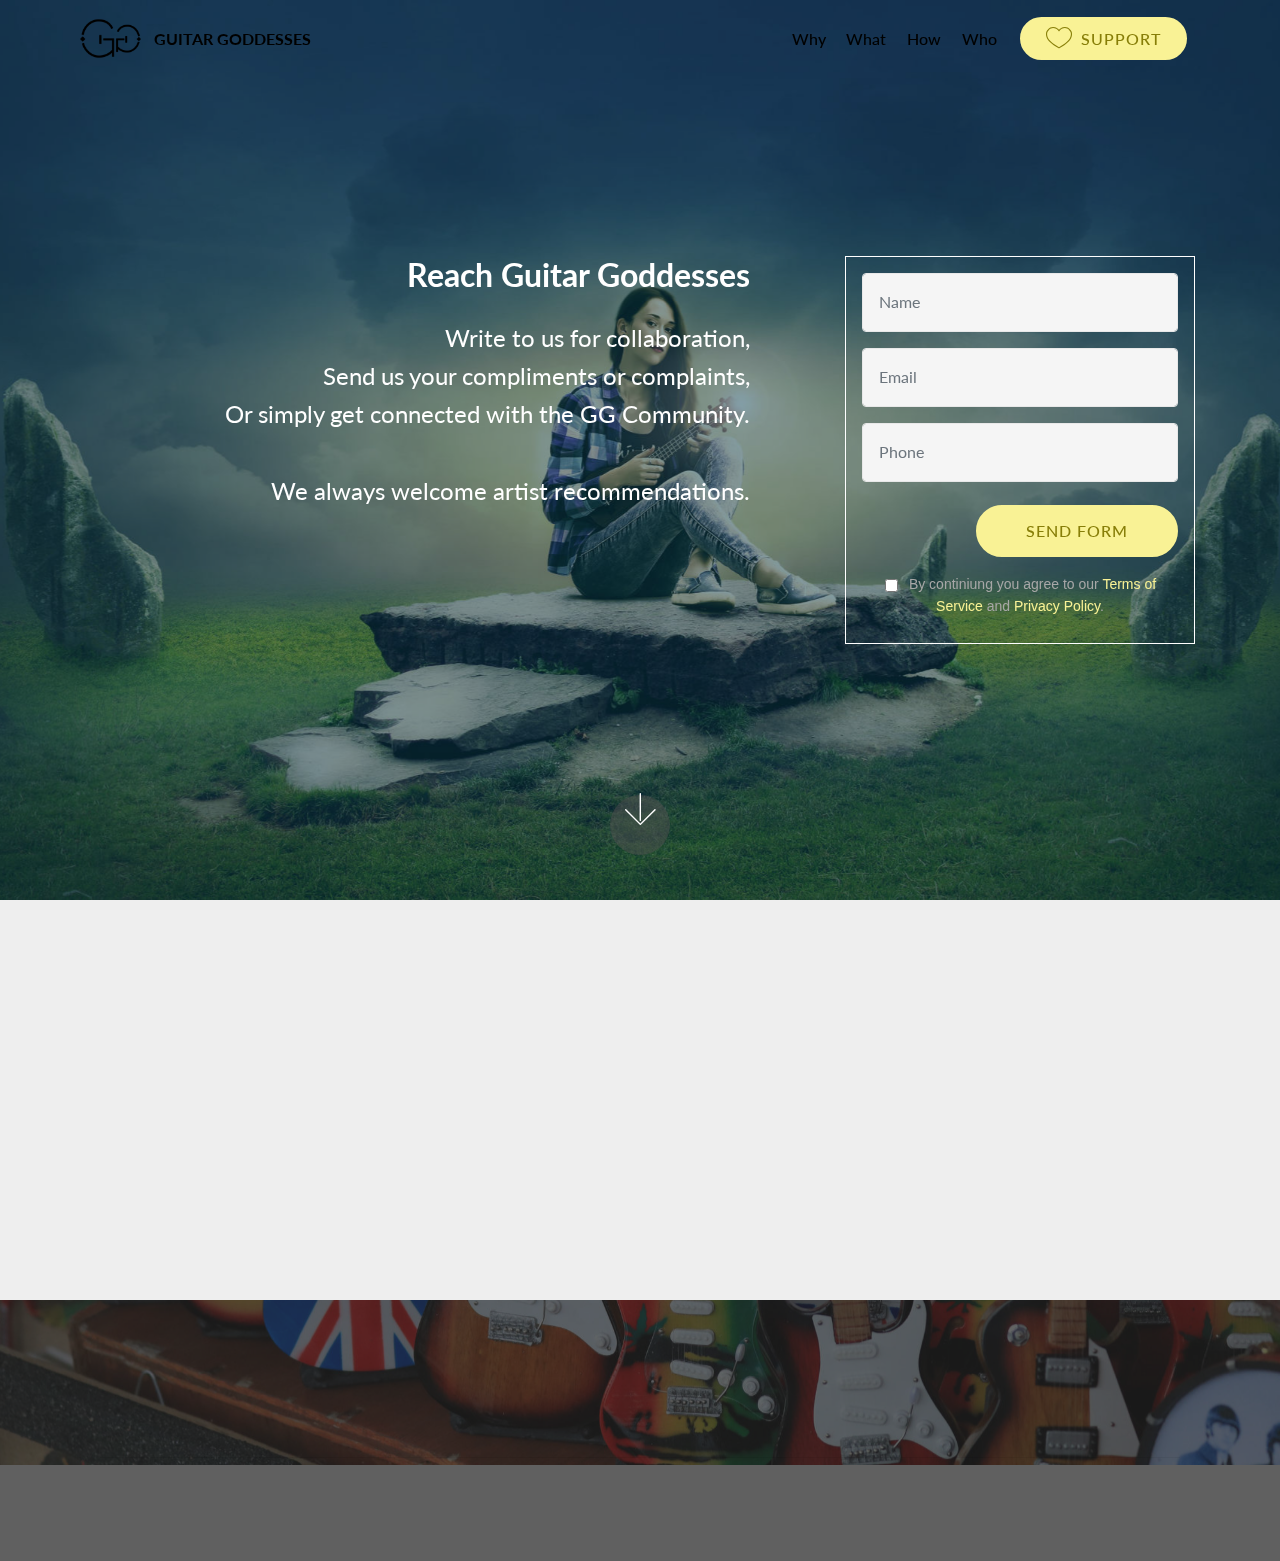
<file: contactus.html>
<!DOCTYPE html>
<html >
<head>
  <!-- Site made with Mobirise Website Builder v4.7.2, https://mobirise.com -->
  <meta charset="UTF-8">
  <meta http-equiv="X-UA-Compatible" content="IE=edge">
  <meta name="generator" content="Mobirise v4.7.2, mobirise.com">
  <meta name="viewport" content="width=device-width, initial-scale=1, minimum-scale=1">
  <link rel="shortcut icon" href="assets/images/gglogo-square-192x192.png" type="image/x-icon">
  <meta name="description" content="Reach the Guitar Goddesses Community">
  <title>Contact Us</title>
  <link rel="stylesheet" href="assets/web/assets/mobirise-icons/mobirise-icons.css">
  <link rel="stylesheet" href="assets/tether/tether.min.css">
  <link rel="stylesheet" href="assets/soundcloud-plugin/style.css">
  <link rel="stylesheet" href="assets/bootstrap/css/bootstrap.min.css">
  <link rel="stylesheet" href="assets/bootstrap/css/bootstrap-grid.min.css">
  <link rel="stylesheet" href="assets/bootstrap/css/bootstrap-reboot.min.css">
  <link rel="stylesheet" href="assets/dropdown/css/style.css">
  <link rel="stylesheet" href="assets/gdpr-plugin/gdpr-styles.css">
  <link rel="stylesheet" href="assets/socicon/css/styles.css">
  <link rel="stylesheet" href="assets/animatecss/animate.min.css">
  <link rel="stylesheet" href="assets/theme/css/style.css">
  <link rel="stylesheet" href="assets/mobirise/css/mbr-additional.css" type="text/css">
  
  
  
</head>
<body>
  <section class="menu cid-qRF82w1G7c" once="menu" id="menu2-p">

    

    <nav class="navbar navbar-expand beta-menu navbar-dropdown align-items-center navbar-fixed-top navbar-toggleable-sm bg-color transparent">
        <button class="navbar-toggler navbar-toggler-right" type="button" data-toggle="collapse" data-target="#navbarSupportedContent" aria-controls="navbarSupportedContent" aria-expanded="false" aria-label="Toggle navigation">
            <div class="hamburger">
                <span></span>
                <span></span>
                <span></span>
                <span></span>
            </div>
        </button>
        <div class="menu-logo">
            <div class="navbar-brand">
                <span class="navbar-logo">
                    <a href="index.html">
                        <img src="assets/images/gglogo-square-192x192.png" alt="Guitar Goddesses" title="Guitar Goddesses" style="height: 3.8rem;">
                    </a>
                </span>
                <span class="navbar-caption-wrap"><a class="navbar-caption text-black display-4" href="index.html">
                        GUITAR GODDESSES</a></span>
            </div>
        </div>
        <div class="collapse navbar-collapse" id="navbarSupportedContent">
            <ul class="navbar-nav nav-dropdown" data-app-modern-menu="true"><li class="nav-item">
                    <a class="nav-link link text-black display-4" href="index.html#progress-bars3-i">
                        Why</a>
                </li>
                <li class="nav-item">
                    <a class="nav-link link text-black display-4" href="index.html#content4-k">
                        What</a>
                </li><li class="nav-item"><a class="nav-link link text-black display-4" href="index.html#features13-7">
                        How</a></li><li class="nav-item"><a class="nav-link link text-black display-4" href="index.html#testimonials1-6">
                        Who</a></li></ul>
            <div class="navbar-buttons mbr-section-btn"><a class="btn btn-sm btn-primary display-4" href="index.html#tabs1-4" target="_blank"><span class="mbri-hearth mbr-iconfont mbr-iconfont-btn"></span>SUPPORT</a></div>
        </div>
    </nav>
</section>

<section class="engine"><a href="https://mobirise.me/k">how to develop free website</a></section><section class="cid-qRKI2ydWal mbr-fullscreen mbr-parallax-background" id="header15-q">

    

    <div class="mbr-overlay" style="opacity: 0.5; background-color: rgb(7, 59, 76);"></div>

    <div class="container align-right">
<div class="row">
    <div class="mbr-white col-lg-8 col-md-7 content-container">
        <h1 class="mbr-section-title mbr-bold pb-3 mbr-fonts-style display-1">Reach Guitar Goddesses</h1>
        <p class="mbr-text pb-3 mbr-fonts-style display-5">
            Write to us for collaboration,<br>Send us your compliments or complaints,<br>Or simply get connected with the GG Community.<br><br>We always welcome artist recommendations.<br></p>
    </div>
    <div class="col-lg-4 col-md-5">
    <div class="form-container">
        <div class="media-container-column" data-form-type="formoid">
            <div data-form-alert="" hidden="" class="align-center">
                Thanks for filling out the form!
            </div>
            <form class="mbr-form" action="https://mobirise.com/" method="post" data-form-title="Mobirise Form"><input type="hidden" name="email" data-form-email="true" value="jwNJXIEVVr+FmSB8puwTiVkMOaJvYrGdsq2B50FrpMge1KTe1R3B+Cfyo8lQCiVDbD4VeIPuuul6UDe8yCnjxWZsQRSkB/64+zfjQM5y8OAqb3ofGLbYGhQlw6YvpMYm" data-form-field="Email">
                <div data-for="name">
                    <div class="form-group">
                        <input type="text" class="form-control px-3" name="name" data-form-field="Name" placeholder="Name" required="" id="name-header15-q">
                    </div>
                </div>
                <div data-for="email">
                    <div class="form-group">
                        <input type="email" class="form-control px-3" name="email" data-form-field="Email" placeholder="Email" required="" id="email-header15-q">
                    </div>
                </div>
                <div data-for="phone">
                    <div class="form-group">
                        <input type="tel" class="form-control px-3" name="phone" data-form-field="Phone" placeholder="Phone" id="phone-header15-q">
                    </div>
                </div>
                
                <span class="input-group-btn">
                    <button href="" type="submit" class="btn btn-secondary btn-form display-4">SEND FORM</button>
                </span>
            <span class="gdpr-block "><label><input type="checkbox" name="gdpr" id="gdpr-header15-q" required="">By continiung you agree to our <a href="terms.html">Terms of Service</a> and <a href="policy.html">Privacy Policy</a>.</label></span></form>
        </div>
    </div>
    </div>
</div>
    </div>
    <div class="mbr-arrow hidden-sm-down" aria-hidden="true">
        <a href="#next">
            <i class="mbri-down mbr-iconfont"></i>
        </a>
    </div>
</section>

<section class="map1 cid-qRKUXK3RuF" id="map1-v">

     

    <div class="google-map"><iframe frameborder="0" style="border:0" src="https://www.google.com/maps/embed/v1/place?key=AIzaSyA0Dx_boXQiwvdz8sJHoYeZNVTdoWONYkU&amp;q=place_id:ChIJn1_aWzrPCUcRmZBEeF4MBkM" allowfullscreen=""></iframe></div>
</section>

<section class="cid-qRKV1zdcyO mbr-parallax-background" id="footer5-w">

    

    <div class="mbr-overlay" style="opacity: 0.7; background-color: rgb(35, 35, 35);"></div>

    <div class="container">
        <div class="media-container-row">
            <div class="col-md-3">
                <div class="media-wrap">
                    <a href="https://mobirise.com/">
                       <img src="assets/images/gglogo-yelloe-square-192x192.png" alt="Mobirise" title="">
                    </a>
                </div>
            </div>
            <div class="col-md-9">
                <p class="mbr-text align-right links mbr-fonts-style display-7">
                    <a href="page1.html" class="text-white">ABOUT</a> &nbsp;&nbsp;&nbsp;&nbsp;
                    <a href="contactus.html" class="text-white">RECOMMEND</a> &nbsp;&nbsp;&nbsp;&nbsp;<a href="contactus.html" class="text-white">CONTACT</a>
                </p>
            </div>
        </div>
        <div class="footer-lower">
            <div class="media-container-row">
                <div class="col-md-12">
                    <hr>
                </div>
            </div>
            <div class="media-container-row mbr-white">
                <div class="col-md-6 copyright">
                    <p class="mbr-text mbr-fonts-style display-7">
                        © Copyright 2018 <a href="#bottom">Guitar Goddesses</a> - Website by <a href="http://vivekadvani.com" target="_blank">VA</a></p>
                </div>
                <div class="col-md-6">
                    <div class="social-list align-right">
                        <div class="soc-item">
                            <a href="https://twitter.com/mobirise" target="_blank">
                                <span class="mbr-iconfont mbr-iconfont-social socicon-twitter socicon" style="color: rgb(106, 218, 255);"></span>
                            </a>
                        </div>
                        <div class="soc-item">
                            <a href="https://www.facebook.com/guitargoddesses" target="_blank">
                                <span class="mbr-iconfont mbr-iconfont-social socicon-facebook socicon" style="color: rgb(20, 111, 204);"></span>
                            </a>
                        </div>
                        <div class="soc-item">
                            <a href="https://www.youtube.com/channel/UCzboDPazqx_9Jgnx4dps_Pw?sub_confirmation=1" target="_blank">
                                <span class="mbr-iconfont mbr-iconfont-social socicon-youtube socicon" style="color: rgb(255, 0, 0);"></span>
                            </a>
                        </div>
                        <div class="soc-item">
                            <a href="https://instagram.com/guitar.goddesses" target="_blank">
                                <span class="mbr-iconfont mbr-iconfont-social socicon-instagram socicon" style="color: rgb(255, 51, 102);"></span>
                            </a>
                        </div>
                        <div class="soc-item">
                            <a href="https://plus.google.com/u/0/+Mobirise" target="_blank">
                                <span class="mbr-iconfont mbr-iconfont-social socicon-soundcloud socicon" style="color: rgb(255, 91, 0);"></span>
                            </a>
                        </div>
                        
                    </div>
                </div>
            </div>
        </div>
    </div>
</section>


  <script src="assets/web/assets/jquery/jquery.min.js"></script>
  <script src="assets/popper/popper.min.js"></script>
  <script src="assets/tether/tether.min.js"></script>
  <script src="assets/bootstrap/js/bootstrap.min.js"></script>
  <script src="assets/dropdown/js/script.min.js"></script>
  <script src="assets/touchswipe/jquery.touch-swipe.min.js"></script>
  <script src="assets/viewportchecker/jquery.viewportchecker.js"></script>
  <script src="assets/parallax/jarallax.min.js"></script>
  <script src="assets/smoothscroll/smooth-scroll.js"></script>
  <script src="assets/theme/js/script.js"></script>
  <script src="assets/formoid/formoid.min.js"></script>
  
  
  <input name="animation" type="hidden">
  </body>
</html>
</file>
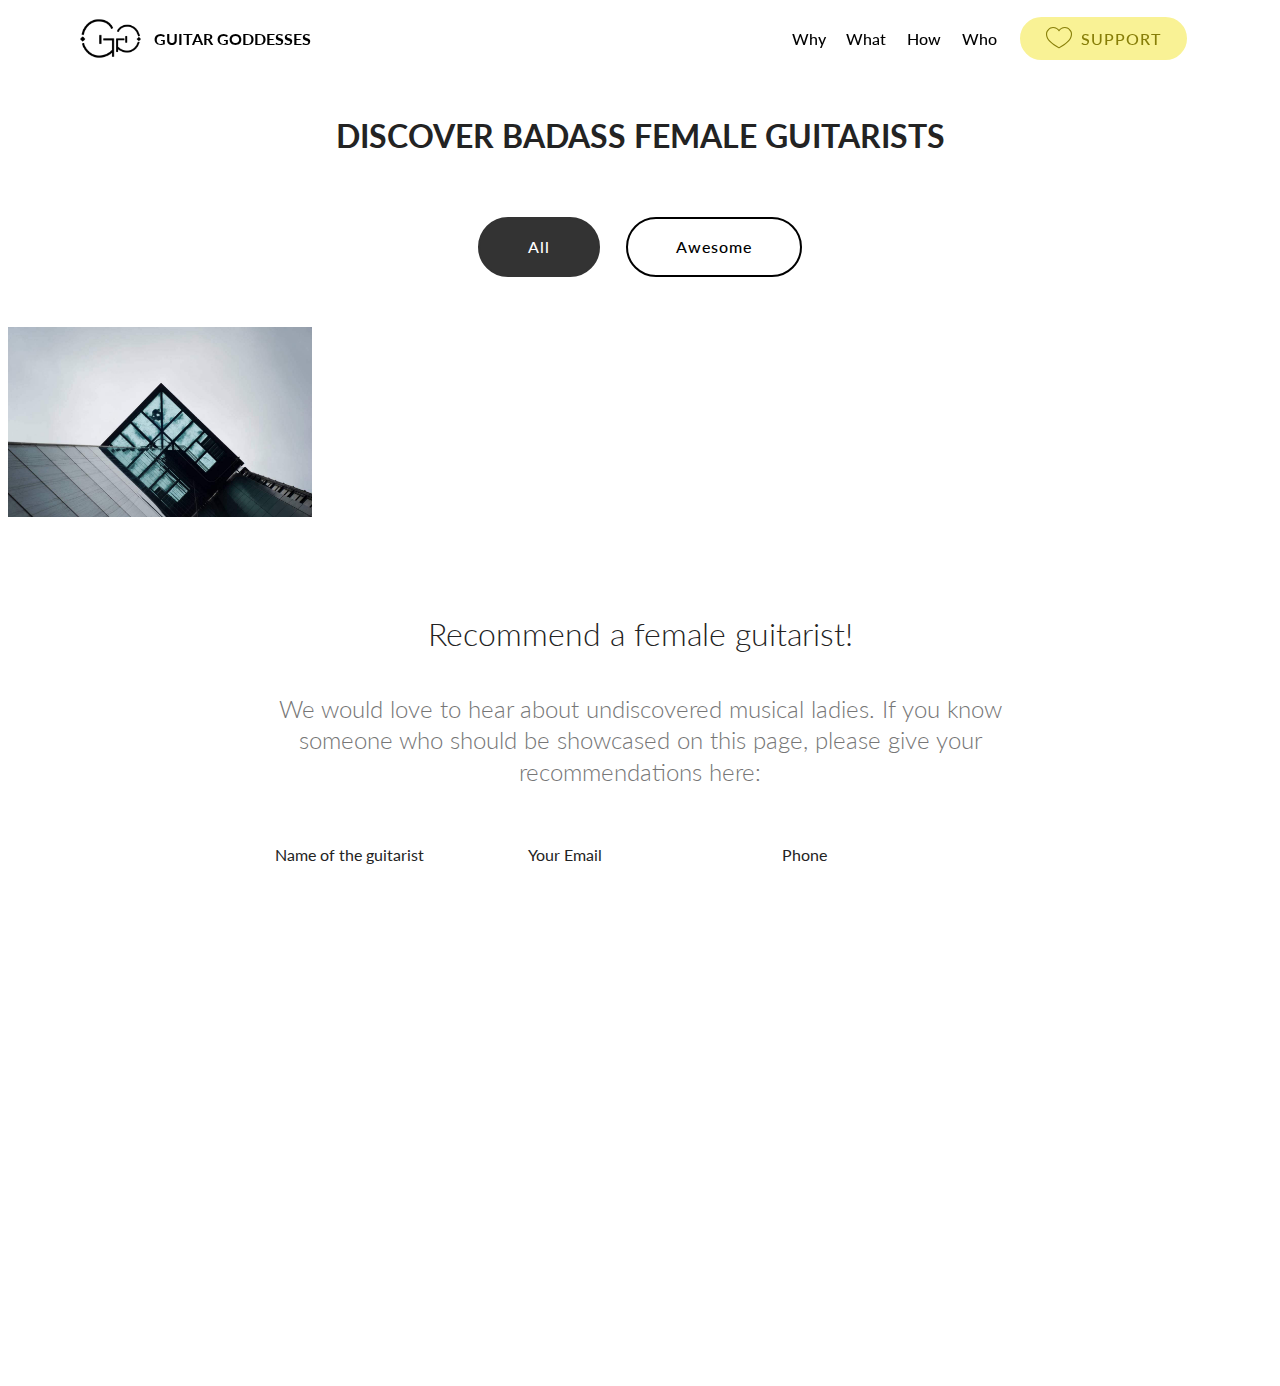
<file: page5.html>
<!DOCTYPE html>
<html >
<head>
  <!-- Site made with Mobirise Website Builder v4.7.2, https://mobirise.com -->
  <meta charset="UTF-8">
  <meta http-equiv="X-UA-Compatible" content="IE=edge">
  <meta name="generator" content="Mobirise v4.7.2, mobirise.com">
  <meta name="viewport" content="width=device-width, initial-scale=1, minimum-scale=1">
  <link rel="shortcut icon" href="assets/images/gglogo-square-192x192.png" type="image/x-icon">
  <meta name="description" content="Website Maker Description">
  <title>Women Videos</title>
  <link rel="stylesheet" href="assets/web/assets/mobirise-icons/mobirise-icons.css">
  <link rel="stylesheet" href="assets/tether/tether.min.css">
  <link rel="stylesheet" href="assets/soundcloud-plugin/style.css">
  <link rel="stylesheet" href="assets/bootstrap/css/bootstrap.min.css">
  <link rel="stylesheet" href="assets/bootstrap/css/bootstrap-grid.min.css">
  <link rel="stylesheet" href="assets/bootstrap/css/bootstrap-reboot.min.css">
  <link rel="stylesheet" href="assets/gdpr-plugin/gdpr-styles.css">
  <link rel="stylesheet" href="assets/dropdown/css/style.css">
  <link rel="stylesheet" href="assets/animatecss/animate.min.css">
  <link rel="stylesheet" href="assets/theme/css/style.css">
  <link rel="stylesheet" href="assets/gallery/style.css">
  <link rel="stylesheet" href="assets/mobirise/css/mbr-additional.css" type="text/css">
  
  
  
</head>
<body>
  <section class="menu cid-qRF82w1G7c" once="menu" id="menu2-1j">

    

    <nav class="navbar navbar-expand beta-menu navbar-dropdown align-items-center navbar-fixed-top navbar-toggleable-sm bg-color transparent">
        <button class="navbar-toggler navbar-toggler-right" type="button" data-toggle="collapse" data-target="#navbarSupportedContent" aria-controls="navbarSupportedContent" aria-expanded="false" aria-label="Toggle navigation">
            <div class="hamburger">
                <span></span>
                <span></span>
                <span></span>
                <span></span>
            </div>
        </button>
        <div class="menu-logo">
            <div class="navbar-brand">
                <span class="navbar-logo">
                    <a href="index.html">
                        <img src="assets/images/gglogo-square-192x192.png" alt="Guitar Goddesses" title="Guitar Goddesses" style="height: 3.8rem;">
                    </a>
                </span>
                <span class="navbar-caption-wrap"><a class="navbar-caption text-black display-4" href="index.html">
                        GUITAR GODDESSES</a></span>
            </div>
        </div>
        <div class="collapse navbar-collapse" id="navbarSupportedContent">
            <ul class="navbar-nav nav-dropdown" data-app-modern-menu="true"><li class="nav-item">
                    <a class="nav-link link text-black display-4" href="index.html#progress-bars3-i">
                        Why</a>
                </li>
                <li class="nav-item">
                    <a class="nav-link link text-black display-4" href="index.html#content4-k">
                        What</a>
                </li><li class="nav-item"><a class="nav-link link text-black display-4" href="index.html#features13-7">
                        How</a></li><li class="nav-item"><a class="nav-link link text-black display-4" href="index.html#testimonials1-6">
                        Who</a></li></ul>
            <div class="navbar-buttons mbr-section-btn"><a class="btn btn-sm btn-primary display-4" href="index.html#tabs1-4" target="_blank"><span class="mbri-hearth mbr-iconfont mbr-iconfont-btn"></span>SUPPORT</a></div>
        </div>
    </nav>
</section>

<section class="engine"><a href="https://mobirise.me/a">Mobirise review</a></section><section class="mbr-section content4 cid-qSkidCCe5O" id="content4-1k">

    

    <div class="container">
        <div class="media-container-row">
            <div class="title col-12 col-md-8">
                <h2 class="align-center pb-3 mbr-fonts-style display-1"><strong>
                    DISCOVER BADASS FEMALE GUITARISTS</strong></h2>
                
                
            </div>
        </div>
    </div>
</section>

<section class="mbr-gallery mbr-slider-carousel cid-qSkir8MEKA" id="gallery2-1l">

    

    <div>
        <div><!-- Filter --><div class="mbr-gallery-filter container gallery-filter-active"><ul buttons="0"><li class="mbr-gallery-filter-all"><a class="btn btn-md btn-black-outline active display-7" href="">All</a></li></ul></div><!-- Gallery --><div class="mbr-gallery-row"><div class="mbr-gallery-layout-default"><div><div><div class="mbr-gallery-item mbr-gallery-item--p1" data-video-url="false" data-tags="Awesome"><div href="#lb-gallery2-1l" data-slide-to="0" data-toggle="modal"><img src="assets/images/gallery00.jpg" alt="" title=""><span class="icon-focus"></span></div></div></div></div><div class="clearfix"></div></div></div><!-- Lightbox --><div data-app-prevent-settings="" class="mbr-slider modal fade carousel slide" tabindex="-1" data-keyboard="true" data-interval="false" id="lb-gallery2-1l"><div class="modal-dialog"><div class="modal-content"><div class="modal-body"><div class="carousel-inner"><div class="carousel-item active"><img src="assets/images/gallery00.jpg" alt="" title=""></div></div><a class="carousel-control carousel-control-prev" role="button" data-slide="prev" href="#lb-gallery2-1l"><span class="mbri-left mbr-iconfont" aria-hidden="true"></span><span class="sr-only">Previous</span></a><a class="carousel-control carousel-control-next" role="button" data-slide="next" href="#lb-gallery2-1l"><span class="mbri-right mbr-iconfont" aria-hidden="true"></span><span class="sr-only">Next</span></a><a class="close" href="#" role="button" data-dismiss="modal"><span class="sr-only">Close</span></a></div></div></div></div></div>
    </div>

</section>

<section class="mbr-section form1 cid-qSkjfyOUYi" id="form1-1p">

    

    
    <div class="container">
        <div class="row justify-content-center">
            <div class="title col-12 col-lg-8">
                <h2 class="mbr-section-title align-center pb-3 mbr-fonts-style display-1"><p>
                    Recommend a female guitarist!</p></h2>
                <h3 class="mbr-section-subtitle align-center mbr-light pb-3 mbr-fonts-style display-5">
                    We would love to hear about undiscovered musical ladies. If you know someone who should be showcased on this page, please give your recommendations here:</h3>
            </div>
        </div>
    </div>
    <div class="container">
        <div class="row justify-content-center">
            <div class="media-container-column col-lg-8" data-form-type="formoid">
                    <div data-form-alert="" hidden="">
                        Thanks for filling out the form!
                    </div>
            
                    <form class="mbr-form" action="https://mobirise.com/" method="post" data-form-title="Mobirise Form"><input type="hidden" name="email" data-form-email="true" value="prlleZVvYZtkGlh3fQytuH9gBV1ixajxll7o3uHoaA+mnDnzlGNFpqyjVwNh7Whv2lqLxJIcsMTgvw4dyS49u8tDSWlTHlfHJeBxeDzpq9+n7lST4Z3sAzqtyW1jZE1r" data-form-field="Email">
                        <div class="row row-sm-offset">
                            <div class="col-md-4 multi-horizontal" data-for="name">
                                <div class="form-group">
                                    <label class="form-control-label mbr-fonts-style display-7" for="name-form1-1p">Name of the guitarist</label>
                                    <input type="text" class="form-control" name="name" data-form-field="Name" required="" id="name-form1-1p">
                                </div>
                            </div>
                            <div class="col-md-4 multi-horizontal" data-for="email">
                                <div class="form-group">
                                    <label class="form-control-label mbr-fonts-style display-7" for="email-form1-1p">Your Email</label>
                                    <input type="email" class="form-control" name="email" data-form-field="Email" required="" id="email-form1-1p">
                                </div>
                            </div>
                            <div class="col-md-4 multi-horizontal" data-for="phone">
                                <div class="form-group">
                                    <label class="form-control-label mbr-fonts-style display-7" for="phone-form1-1p">Phone</label>
                                    <input type="tel" class="form-control" name="phone" data-form-field="Phone" id="phone-form1-1p">
                                </div>
                            </div>
                        </div>
                        <div class="form-group" data-for="message">
                            <label class="form-control-label mbr-fonts-style display-7" for="message-form1-1p">Information about the guitarist (Website/Social Links etc.)</label>
                            <textarea type="text" class="form-control" name="message" rows="7" data-form-field="Message" id="message-form1-1p"></textarea>
                        </div>
            
                        <span class="input-group-btn"><button href="" type="submit" class="btn btn-primary btn-form display-4">RECOMMEND&nbsp;</button></span>
                    <span class="gdpr-block "><label><input type="checkbox" name="gdpr" id="gdpr-form1-1p" required="">By continiung you agree to our <a href="terms.html">Terms of Service</a> and <a href="policy.html">Privacy Policy</a>.</label></span></form>
            </div>
        </div>
    </div>
</section>


  <script src="assets/web/assets/jquery/jquery.min.js"></script>
  <script src="assets/popper/popper.min.js"></script>
  <script src="assets/tether/tether.min.js"></script>
  <script src="assets/bootstrap/js/bootstrap.min.js"></script>
  <script src="assets/touchswipe/jquery.touch-swipe.min.js"></script>
  <script src="assets/dropdown/js/script.min.js"></script>
  <script src="assets/smoothscroll/smooth-scroll.js"></script>
  <script src="assets/viewportchecker/jquery.viewportchecker.js"></script>
  <script src="assets/masonry/masonry.pkgd.min.js"></script>
  <script src="assets/imagesloaded/imagesloaded.pkgd.min.js"></script>
  <script src="assets/bootstrapcarouselswipe/bootstrap-carousel-swipe.js"></script>
  <script src="assets/vimeoplayer/jquery.mb.vimeo_player.js"></script>
  <script src="assets/theme/js/script.js"></script>
  <script src="assets/gallery/player.min.js"></script>
  <script src="assets/gallery/script.js"></script>
  <script src="assets/slidervideo/script.js"></script>
  <script src="assets/formoid/formoid.min.js"></script>
  
  
  <input name="animation" type="hidden">
  </body>
</html>
</file>
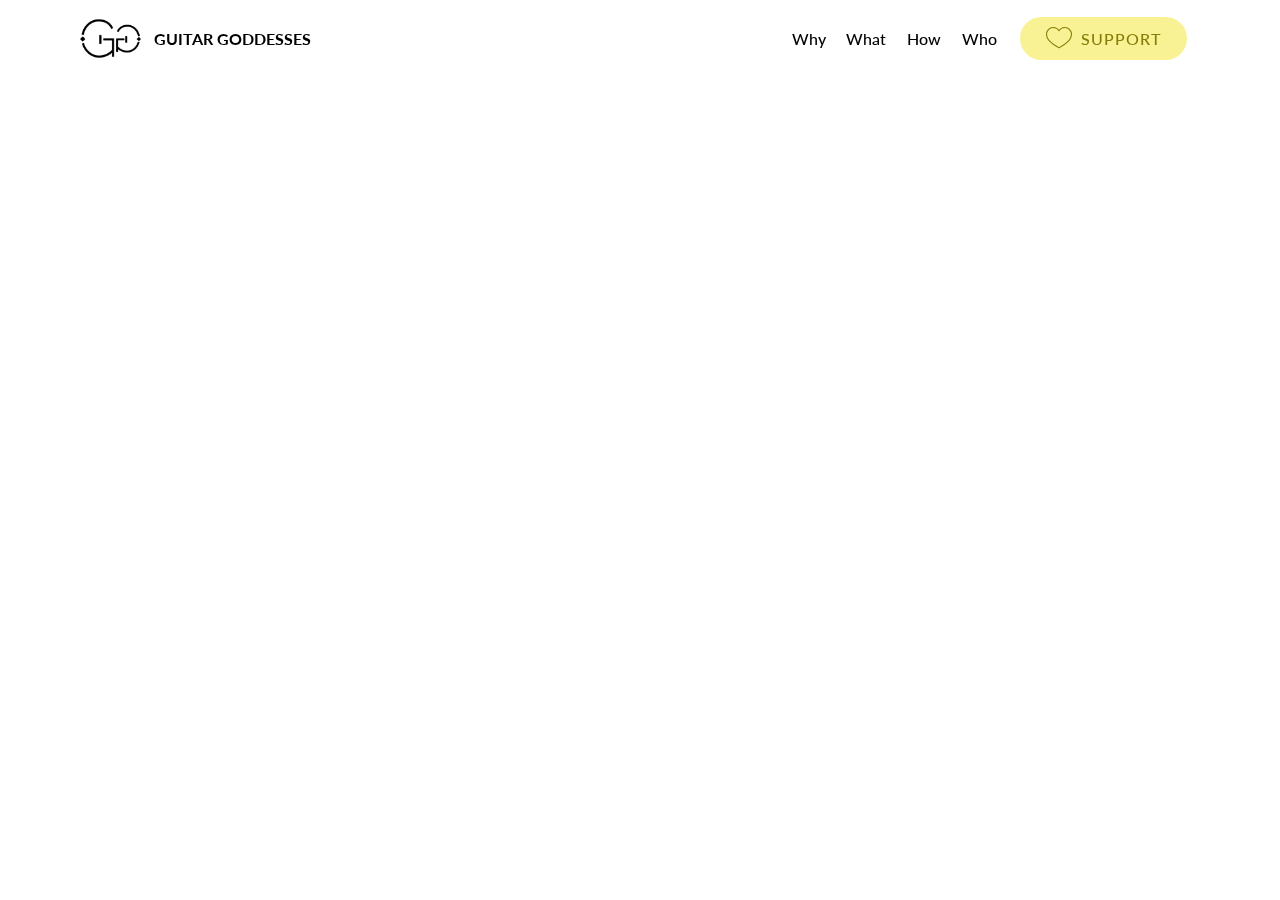
<file: page6.html>
<!DOCTYPE html>
<html >
<head>
  <!-- Site made with Mobirise Website Builder v4.7.2, https://mobirise.com -->
  <meta charset="UTF-8">
  <meta http-equiv="X-UA-Compatible" content="IE=edge">
  <meta name="generator" content="Mobirise v4.7.2, mobirise.com">
  <meta name="viewport" content="width=device-width, initial-scale=1, minimum-scale=1">
  <link rel="shortcut icon" href="assets/images/gglogo-square-192x192.png" type="image/x-icon">
  <meta name="description" content="Website Creator Description">
  <title>Announcement Tour</title>
  <link rel="stylesheet" href="assets/web/assets/mobirise-icons/mobirise-icons.css">
  <link rel="stylesheet" href="assets/tether/tether.min.css">
  <link rel="stylesheet" href="assets/soundcloud-plugin/style.css">
  <link rel="stylesheet" href="assets/bootstrap/css/bootstrap.min.css">
  <link rel="stylesheet" href="assets/bootstrap/css/bootstrap-grid.min.css">
  <link rel="stylesheet" href="assets/bootstrap/css/bootstrap-reboot.min.css">
  <link rel="stylesheet" href="assets/dropdown/css/style.css">
  <link rel="stylesheet" href="assets/animatecss/animate.min.css">
  <link rel="stylesheet" href="assets/gdpr-plugin/gdpr-styles.css">
  <link rel="stylesheet" href="assets/theme/css/style.css">
  <link rel="stylesheet" href="assets/mobirise/css/mbr-additional.css" type="text/css">
  
  
  
</head>
<body>
  <section class="menu cid-qRF82w1G7c" once="menu" id="menu2-2h">

    

    <nav class="navbar navbar-expand beta-menu navbar-dropdown align-items-center navbar-fixed-top navbar-toggleable-sm bg-color transparent">
        <button class="navbar-toggler navbar-toggler-right" type="button" data-toggle="collapse" data-target="#navbarSupportedContent" aria-controls="navbarSupportedContent" aria-expanded="false" aria-label="Toggle navigation">
            <div class="hamburger">
                <span></span>
                <span></span>
                <span></span>
                <span></span>
            </div>
        </button>
        <div class="menu-logo">
            <div class="navbar-brand">
                <span class="navbar-logo">
                    <a href="index.html">
                        <img src="assets/images/gglogo-square-192x192.png" alt="Guitar Goddesses" title="Guitar Goddesses" style="height: 3.8rem;">
                    </a>
                </span>
                <span class="navbar-caption-wrap"><a class="navbar-caption text-black display-4" href="index.html">
                        GUITAR GODDESSES</a></span>
            </div>
        </div>
        <div class="collapse navbar-collapse" id="navbarSupportedContent">
            <ul class="navbar-nav nav-dropdown" data-app-modern-menu="true"><li class="nav-item">
                    <a class="nav-link link text-black display-4" href="index.html#progress-bars3-i">
                        Why</a>
                </li>
                <li class="nav-item">
                    <a class="nav-link link text-black display-4" href="index.html#content4-k">
                        What</a>
                </li><li class="nav-item"><a class="nav-link link text-black display-4" href="index.html#features13-7">
                        How</a></li><li class="nav-item"><a class="nav-link link text-black display-4" href="index.html#testimonials1-6">
                        Who</a></li></ul>
            <div class="navbar-buttons mbr-section-btn"><a class="btn btn-sm btn-primary display-4" href="index.html#tabs1-4" target="_blank"><span class="mbri-hearth mbr-iconfont mbr-iconfont-btn"></span>SUPPORT</a></div>
        </div>
    </nav>
</section>


  <section class="engine"><a href="https://mobirise.me/a">Mobirise alternative</a></section><script src="assets/web/assets/jquery/jquery.min.js"></script>
  <script src="assets/popper/popper.min.js"></script>
  <script src="assets/tether/tether.min.js"></script>
  <script src="assets/bootstrap/js/bootstrap.min.js"></script>
  <script src="assets/smoothscroll/smooth-scroll.js"></script>
  <script src="assets/dropdown/js/script.min.js"></script>
  <script src="assets/touchswipe/jquery.touch-swipe.min.js"></script>
  <script src="assets/viewportchecker/jquery.viewportchecker.js"></script>
  <script src="assets/theme/js/script.js"></script>
  
  
  <input name="animation" type="hidden">
  </body>
</html>
</file>
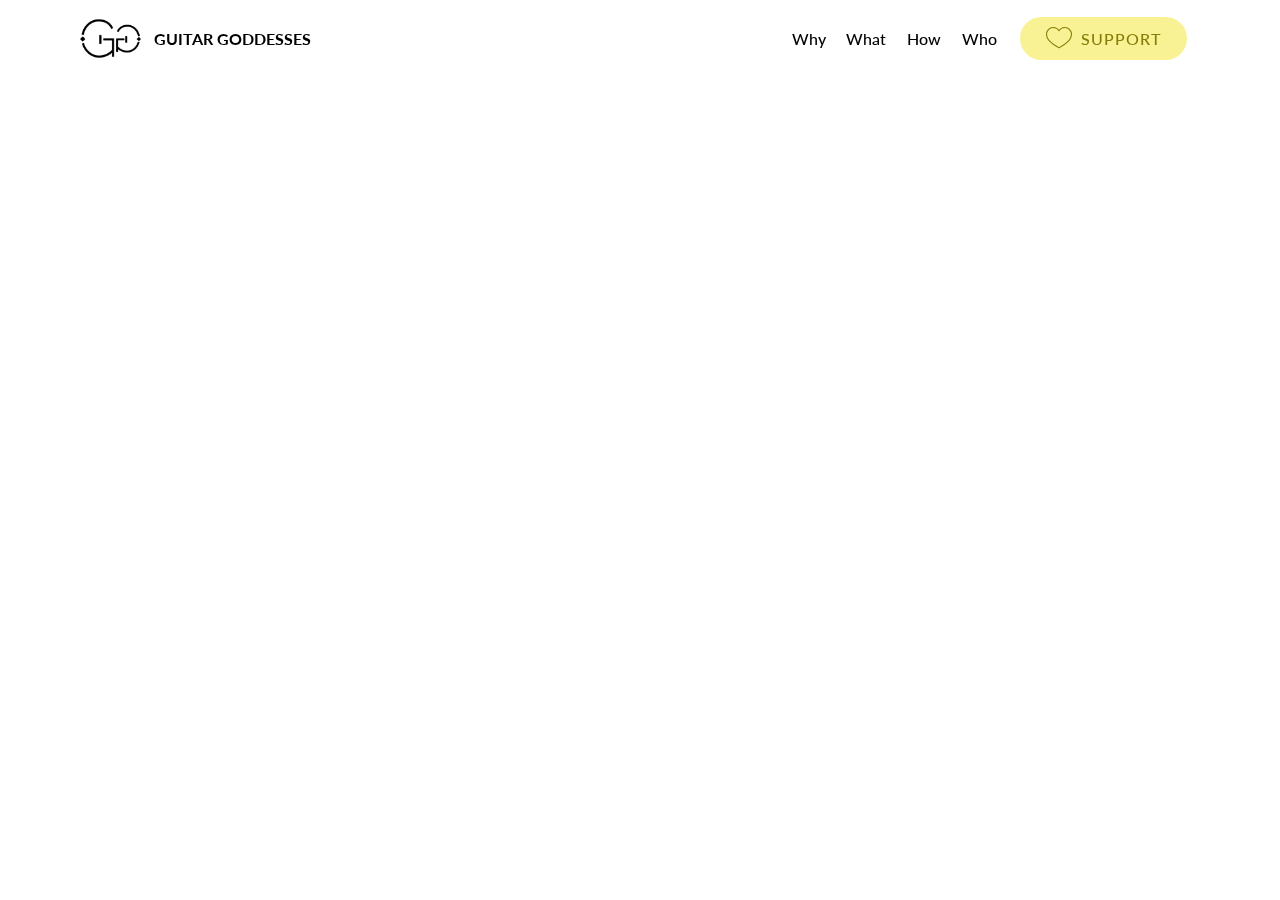
<file: page7.html>
<!DOCTYPE html>
<html >
<head>
  <!-- Site made with Mobirise Website Builder v4.7.2, https://mobirise.com -->
  <meta charset="UTF-8">
  <meta http-equiv="X-UA-Compatible" content="IE=edge">
  <meta name="generator" content="Mobirise v4.7.2, mobirise.com">
  <meta name="viewport" content="width=device-width, initial-scale=1, minimum-scale=1">
  <link rel="shortcut icon" href="assets/images/gglogo-square-192x192.png" type="image/x-icon">
  <meta name="description" content="Web Maker Description">
  <title>Support</title>
  <link rel="stylesheet" href="assets/web/assets/mobirise-icons/mobirise-icons.css">
  <link rel="stylesheet" href="assets/tether/tether.min.css">
  <link rel="stylesheet" href="assets/soundcloud-plugin/style.css">
  <link rel="stylesheet" href="assets/bootstrap/css/bootstrap.min.css">
  <link rel="stylesheet" href="assets/bootstrap/css/bootstrap-grid.min.css">
  <link rel="stylesheet" href="assets/bootstrap/css/bootstrap-reboot.min.css">
  <link rel="stylesheet" href="assets/dropdown/css/style.css">
  <link rel="stylesheet" href="assets/animatecss/animate.min.css">
  <link rel="stylesheet" href="assets/gdpr-plugin/gdpr-styles.css">
  <link rel="stylesheet" href="assets/theme/css/style.css">
  <link rel="stylesheet" href="assets/mobirise/css/mbr-additional.css" type="text/css">
  
  
  
</head>
<body>
  <section class="menu cid-qRF82w1G7c" once="menu" id="menu2-2l">

    

    <nav class="navbar navbar-expand beta-menu navbar-dropdown align-items-center navbar-fixed-top navbar-toggleable-sm bg-color transparent">
        <button class="navbar-toggler navbar-toggler-right" type="button" data-toggle="collapse" data-target="#navbarSupportedContent" aria-controls="navbarSupportedContent" aria-expanded="false" aria-label="Toggle navigation">
            <div class="hamburger">
                <span></span>
                <span></span>
                <span></span>
                <span></span>
            </div>
        </button>
        <div class="menu-logo">
            <div class="navbar-brand">
                <span class="navbar-logo">
                    <a href="index.html">
                        <img src="assets/images/gglogo-square-192x192.png" alt="Guitar Goddesses" title="Guitar Goddesses" style="height: 3.8rem;">
                    </a>
                </span>
                <span class="navbar-caption-wrap"><a class="navbar-caption text-black display-4" href="index.html">
                        GUITAR GODDESSES</a></span>
            </div>
        </div>
        <div class="collapse navbar-collapse" id="navbarSupportedContent">
            <ul class="navbar-nav nav-dropdown" data-app-modern-menu="true"><li class="nav-item">
                    <a class="nav-link link text-black display-4" href="index.html#progress-bars3-i">
                        Why</a>
                </li>
                <li class="nav-item">
                    <a class="nav-link link text-black display-4" href="index.html#content4-k">
                        What</a>
                </li><li class="nav-item"><a class="nav-link link text-black display-4" href="index.html#features13-7">
                        How</a></li><li class="nav-item"><a class="nav-link link text-black display-4" href="index.html#testimonials1-6">
                        Who</a></li></ul>
            <div class="navbar-buttons mbr-section-btn"><a class="btn btn-sm btn-primary display-4" href="index.html#tabs1-4" target="_blank"><span class="mbri-hearth mbr-iconfont mbr-iconfont-btn"></span>SUPPORT</a></div>
        </div>
    </nav>
</section>


  <section class="engine"><a href="https://mobirise.me/o">free one page website templates</a></section><script src="assets/web/assets/jquery/jquery.min.js"></script>
  <script src="assets/popper/popper.min.js"></script>
  <script src="assets/tether/tether.min.js"></script>
  <script src="assets/bootstrap/js/bootstrap.min.js"></script>
  <script src="assets/smoothscroll/smooth-scroll.js"></script>
  <script src="assets/dropdown/js/script.min.js"></script>
  <script src="assets/touchswipe/jquery.touch-swipe.min.js"></script>
  <script src="assets/viewportchecker/jquery.viewportchecker.js"></script>
  <script src="assets/theme/js/script.js"></script>
  
  
  <input name="animation" type="hidden">
  </body>
</html>
</file>
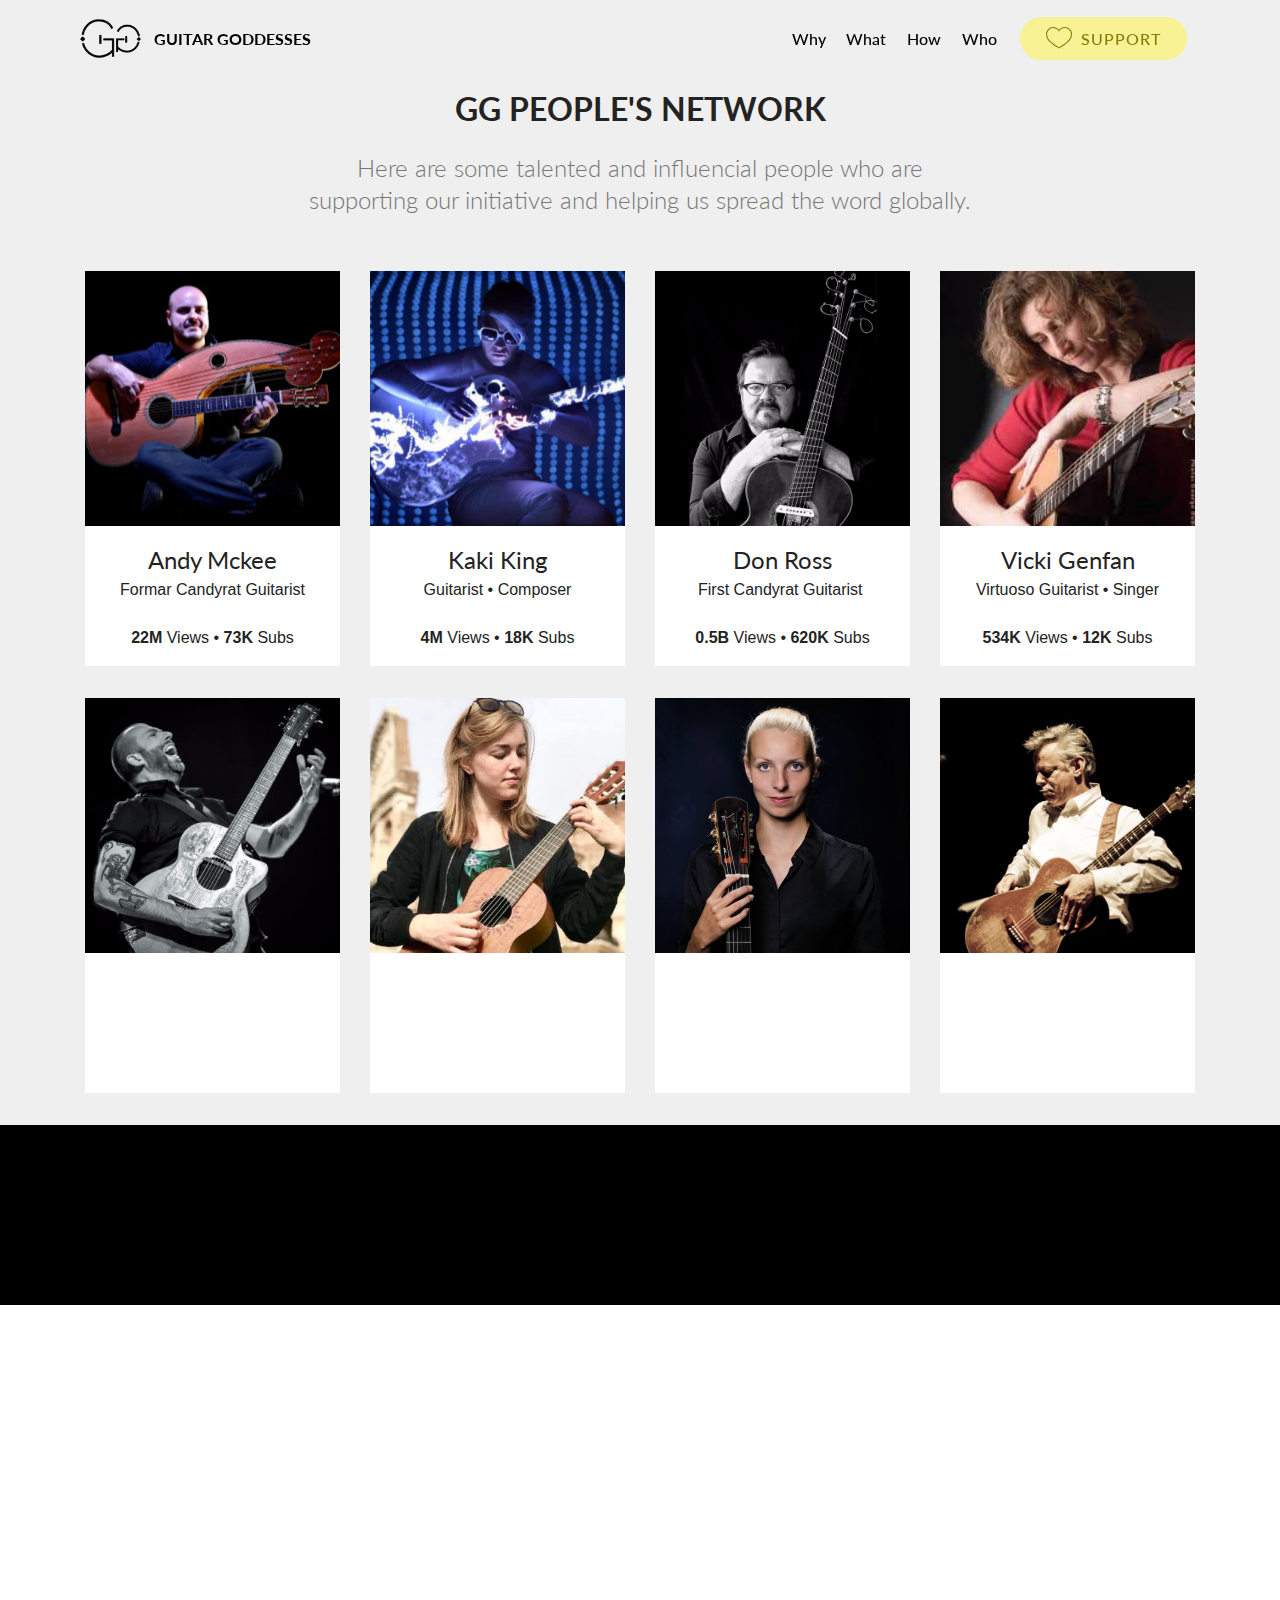
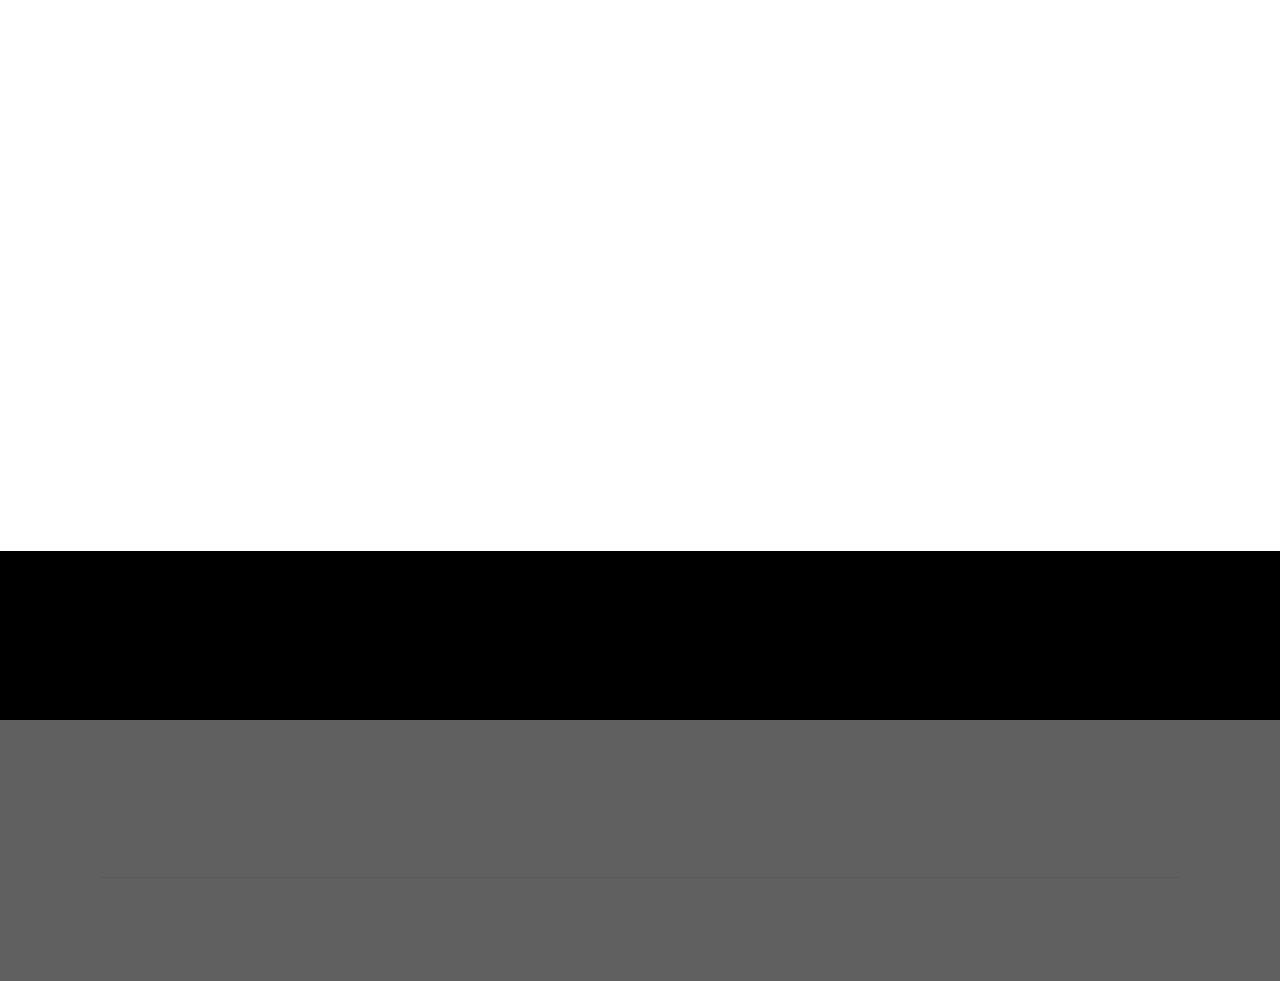
<file: people.html>
<!DOCTYPE html>
<html >
<head>
  <!-- Site made with Mobirise Website Builder v4.7.2, https://mobirise.com -->
  <meta charset="UTF-8">
  <meta http-equiv="X-UA-Compatible" content="IE=edge">
  <meta name="generator" content="Mobirise v4.7.2, mobirise.com">
  <meta name="viewport" content="width=device-width, initial-scale=1, minimum-scale=1">
  <link rel="shortcut icon" href="assets/images/gglogo-square-192x192.png" type="image/x-icon">
  <meta name="description" content="Read more about some of the most talentet and influencial people who are supporting our initiative and helping us spread the word globally.">
  <title>People's Network</title>
  <link rel="stylesheet" href="assets/web/assets/mobirise-icons/mobirise-icons.css">
  <link rel="stylesheet" href="assets/tether/tether.min.css">
  <link rel="stylesheet" href="assets/soundcloud-plugin/style.css">
  <link rel="stylesheet" href="assets/bootstrap/css/bootstrap.min.css">
  <link rel="stylesheet" href="assets/bootstrap/css/bootstrap-grid.min.css">
  <link rel="stylesheet" href="assets/bootstrap/css/bootstrap-reboot.min.css">
  <link rel="stylesheet" href="assets/dropdown/css/style.css">
  <link rel="stylesheet" href="assets/gdpr-plugin/gdpr-styles.css">
  <link rel="stylesheet" href="assets/socicon/css/styles.css">
  <link rel="stylesheet" href="assets/animatecss/animate.min.css">
  <link rel="stylesheet" href="assets/theme/css/style.css">
  <link rel="stylesheet" href="assets/mobirise/css/mbr-additional.css" type="text/css">
  
  
  
</head>
<body>
  <section class="menu cid-qRF82w1G7c" once="menu" id="menu2-12">

    

    <nav class="navbar navbar-expand beta-menu navbar-dropdown align-items-center navbar-fixed-top navbar-toggleable-sm bg-color transparent">
        <button class="navbar-toggler navbar-toggler-right" type="button" data-toggle="collapse" data-target="#navbarSupportedContent" aria-controls="navbarSupportedContent" aria-expanded="false" aria-label="Toggle navigation">
            <div class="hamburger">
                <span></span>
                <span></span>
                <span></span>
                <span></span>
            </div>
        </button>
        <div class="menu-logo">
            <div class="navbar-brand">
                <span class="navbar-logo">
                    <a href="index.html">
                        <img src="assets/images/gglogo-square-192x192.png" alt="Guitar Goddesses" title="Guitar Goddesses" style="height: 3.8rem;">
                    </a>
                </span>
                <span class="navbar-caption-wrap"><a class="navbar-caption text-black display-4" href="index.html">
                        GUITAR GODDESSES</a></span>
            </div>
        </div>
        <div class="collapse navbar-collapse" id="navbarSupportedContent">
            <ul class="navbar-nav nav-dropdown" data-app-modern-menu="true"><li class="nav-item">
                    <a class="nav-link link text-black display-4" href="index.html#progress-bars3-i">
                        Why</a>
                </li>
                <li class="nav-item">
                    <a class="nav-link link text-black display-4" href="index.html#content4-k">
                        What</a>
                </li><li class="nav-item"><a class="nav-link link text-black display-4" href="index.html#features13-7">
                        How</a></li><li class="nav-item"><a class="nav-link link text-black display-4" href="index.html#testimonials1-6">
                        Who</a></li></ul>
            <div class="navbar-buttons mbr-section-btn"><a class="btn btn-sm btn-primary display-4" href="index.html#tabs1-4" target="_blank"><span class="mbri-hearth mbr-iconfont mbr-iconfont-btn"></span>SUPPORT</a></div>
        </div>
    </nav>
</section>

<section class="engine"><a href="https://mobirise.me/j">website templates</a></section><section class="features16 cid-qRPREPUc4V" id="features16-19">
    
    
    
    <div class="container align-center">
        <h2 class="pb-3 mbr-fonts-style mbr-section-title display-1"><strong>GG PEOPLE'S NETWORK</strong></h2>
        <h3 class="pb-5 mbr-section-subtitle mbr-fonts-style mbr-light display-5">Here are some talented and influencial people who are<br>supporting our initiative and helping us spread the word globally.</h3>
        <div class="row media-row">
            
        <div class="team-item col-lg-3 col-md-6">
                <div class="item-image">
                    <img src="assets/images/andymckee-3-400x267.jpg" alt="" title="">
                </div>
                <div class="item-caption py-3">
                    <div class="item-name px-2">
                        <p class="mbr-fonts-style display-5">
                           Andy Mckee</p>
                    </div>
                    <div class="item-role px-2">
                        <p>Formar Candyrat Guitarist<br><br><strong>22M</strong> Views • <strong>73K</strong> Subs<br></p>
                    </div>
                    
                </div>
            </div><div class="team-item col-lg-3 col-md-6">
                <div class="item-image">
                    <img src="assets/images/kakiking-510x321.jpg" alt="" title="">
                </div>
                <div class="item-caption py-3">
                    <div class="item-name px-2">
                        <p class="mbr-fonts-style display-5">
                           Kaki King</p>
                    </div>
                    <div class="item-role px-2">
                        <p>Guitarist • Composer<br><br><strong>4M</strong> Views • <strong>18K</strong> Subs</p>
                    </div>
                    
                </div>
            </div><div class="team-item col-lg-3 col-md-6">
                <div class="item-image">
                    <img src="assets/images/donross-1-600x600.jpg" alt="" title="Jon Gomm">
                </div>
                <div class="item-caption py-3">
                    <div class="item-name px-2">
                        <p class="mbr-fonts-style display-5">
                           Don Ross</p>
                    </div>
                    <div class="item-role px-2">
                        <p>First Candyrat Guitarist&nbsp;<br>
<br><strong>0.5B</strong> Views • <strong>620K </strong>Subs</p>
                    </div>
                    
                </div>
            </div><div class="team-item col-lg-3 col-md-6">
                <div class="item-image">
                    <img src="assets/images/vickigenfan-208x242.jpg" alt="" title="Tommy Emmanuel">
                </div>
                <div class="item-caption py-3">
                    <div class="item-name px-2">
                        <p class="mbr-fonts-style display-5">
                           Vicki Genfan</p>
                    </div>
                    <div class="item-role px-2">
                        <p>Virtuoso Guitarist • Singer<br><br><strong>534K&nbsp;</strong>Views • <strong>12K </strong>Subs</p>
                    </div>
                    
                </div>
            </div></div>    
    </div>
</section>

<section class="features16 cid-qRQ6cGJng3" id="features16-1d">
    
    
    
    <div class="container align-center">
        
        
        <div class="row media-row">
            
        <div class="team-item col-lg-3 col-md-6">
                <div class="item-image">
                    <img src="assets/images/jongomm-1-510x340.jpg" alt="" title="">
                </div>
                <div class="item-caption py-3">
                    <div class="item-name px-2">
                        <p class="mbr-fonts-style display-5">
                           Jon Gomm</p>
                    </div>
                    <div class="item-role px-2">
                        <p>Virtuoso Guitarist • Singer<br>
<br><strong>28M </strong>Views • <strong>167K </strong>Subs<br></p>
                    </div>
                    
                </div>
            </div><div class="team-item col-lg-3 col-md-6">
                <div class="item-image">
                    <img src="assets/images/karlijn-langendijk-510x682.jpg" alt="" title="">
                </div>
                <div class="item-caption py-3">
                    <div class="item-name px-2">
                        <p class="mbr-fonts-style display-5">
                           Karlijn Langendijk</p>
                    </div>
                    <div class="item-role px-2">
                        <p>Guitarist • Composer<br>
<br><strong>361K</strong> Views • <strong>5K</strong> Subs</p>
                    </div>
                    
                </div>
            </div><div class="team-item col-lg-3 col-md-6">
                <div class="item-image">
                    <img src="assets/images/judith-beckedorf-510x510.jpg" alt="" title="Jon Gomm">
                </div>
                <div class="item-caption py-3">
                    <div class="item-name px-2">
                        <p class="mbr-fonts-style display-5">
                           Judith Beckedorf</p>
                    </div>
                    <div class="item-role px-2">
                        <p>Multi-instrumentalist • Singer<br><br><strong>519K&nbsp;</strong>Views • <strong>5K </strong>Subs</p>
                    </div>
                    
                </div>
            </div><div class="team-item col-lg-3 col-md-6">
                <div class="item-image">
                    <img src="assets/images/tommyemmanuel-510x340.jpg" alt="" title="Tommy Emmanuel">
                </div>
                <div class="item-caption py-3">
                    <div class="item-name px-2">
                        <p class="mbr-fonts-style display-5">
                           Tommy Emmanuel</p>
                    </div>
                    <div class="item-role px-2">
                        <p>Guitar Legend<br><br><strong>79M </strong>Views • <strong>408K </strong>Subs</p>
                    </div>
                    
                </div>
            </div></div>    
    </div>
</section>

<section class="mbr-section article content1 cid-qSwaSnKbb5" id="content1-2n">
    
     

    <div class="container">
        <div class="media-container-row">
            <div class="mbr-text col-12 col-md-8 mbr-fonts-style display-7"><p>We are trying to connect with these artists:</p><p><br></p><p>If you can help us get in touch with any of the above names, please write to us on guitargoddesses@gmail,com&nbsp;</p></div>
        </div>
    </div>
</section>

<section class="mbr-section form1 cid-qRPIy5etLF" id="form1-16">

    

    
    <div class="container">
        <div class="row justify-content-center">
            <div class="title col-12 col-lg-8">
                <h2 class="mbr-section-title align-center pb-3 mbr-fonts-style display-1">
                    Join our people's network</h2>
                <h3 class="mbr-section-subtitle align-center mbr-light pb-3 mbr-fonts-style display-5">
                    GG is an ever growing community and we'd love to welcome you to our family. Please tell us a little bit about you and how you can help the community reach its <a href="about.html#timeline1-t" class="text-black">dream</a>&nbsp;in the message section.</h3>
            </div>
        </div>
    </div>
    <div class="container">
        <div class="row justify-content-center">
            <div class="media-container-column col-lg-8" data-form-type="formoid">
                    <div data-form-alert="" hidden="">
                        Thanks for filling out the form!
                    </div>
            
                    <form class="mbr-form" action="https://mobirise.com/" method="post" data-form-title="Mobirise Form"><input type="hidden" name="email" data-form-email="true" value="hNvtmn5z2NvaoXERFanRnz2S5OGf2polUzXTHN7DN9BAAAqqbeDajkGUiOvBBQZcOBUcReI+2JcHKdw1HKOJ+dFtz1R5JnBE17kfcY0X3hhTsKfXN+rnOJ/HX25OFs7C" data-form-field="Email">
                        <div class="row row-sm-offset">
                            <div class="col-md-4 multi-horizontal" data-for="name">
                                <div class="form-group">
                                    <label class="form-control-label mbr-fonts-style display-7" for="name-form1-16">Name</label>
                                    <input type="text" class="form-control" name="name" data-form-field="Name" required="" id="name-form1-16">
                                </div>
                            </div>
                            <div class="col-md-4 multi-horizontal" data-for="email">
                                <div class="form-group">
                                    <label class="form-control-label mbr-fonts-style display-7" for="email-form1-16">Email</label>
                                    <input type="email" class="form-control" name="email" data-form-field="Email" required="" id="email-form1-16">
                                </div>
                            </div>
                            <div class="col-md-4 multi-horizontal" data-for="phone">
                                <div class="form-group">
                                    <label class="form-control-label mbr-fonts-style display-7" for="phone-form1-16">Phone</label>
                                    <input type="tel" class="form-control" name="phone" data-form-field="Phone" id="phone-form1-16">
                                </div>
                            </div>
                        </div>
                        <div class="form-group" data-for="message">
                            <label class="form-control-label mbr-fonts-style display-7" for="message-form1-16">Message</label>
                            <textarea type="text" class="form-control" name="message" rows="7" data-form-field="Message" id="message-form1-16"></textarea>
                        </div>
            
                        <span class="input-group-btn">
                            <button href="" type="submit" class="btn btn-primary btn-form display-4">SEND FORM</button>
                        </span>
                    <span class="gdpr-block "><label><input type="checkbox" name="gdpr" id="gdpr-form1-16" required="">By continiung you agree to our <a href="terms.html">Terms of Service</a> and <a href="policy.html">Privacy Policy</a>.</label></span></form>
            </div>
        </div>
    </div>
</section>

<section class="cid-qRPJIgWEx4" id="social-buttons1-17">
    
    

    

    <div class="container">
        <div class="media-container-row">
            <div class="col-md-8 align-center">
                <h2 class="pb-3 mbr-section-title mbr-fonts-style display-2">
                    SHARE THIS PAGE!
                </h2>
                <div>
                    <div class="mbr-social-likes" data-counters="false">
                        <span class="btn btn-social facebook mx-2" title="Share link on Facebook">
                            <i class="socicon socicon-facebook"></i>
                        </span>
                        <span class="btn btn-social twitter mx-2" title="Share link on Twitter">
                            <i class="socicon socicon-twitter"></i>
                        </span>
                        <span class="btn btn-social plusone mx-2" title="Share link on Google+">
                            <i class="socicon socicon-googleplus"></i>
                        </span>
                        
                        
                    </div>
                </div>
            </div>
        </div>
    </div>
</section>

<section class="cid-qRQ4ltTn0x mbr-parallax-background" id="footer5-1c">

    

    <div class="mbr-overlay" style="opacity: 0.7; background-color: rgb(35, 35, 35);"></div>

    <div class="container">
        <div class="media-container-row">
            <div class="col-md-3">
                <div class="media-wrap">
                    <a href="https://mobirise.com/">
                       <img src="assets/images/gglogo-yelloe-square-192x192.png" alt="Mobirise" title="">
                    </a>
                </div>
            </div>
            <div class="col-md-9">
                <p class="mbr-text align-right links mbr-fonts-style display-7">
                    <a href="page1.html" class="text-white">ABOUT</a> &nbsp;&nbsp;&nbsp;&nbsp;
                    <a href="contactus.html" class="text-white">RECOMMEND</a> &nbsp;&nbsp;&nbsp;&nbsp;<a href="contactus.html" class="text-white">CONTACT</a>
                </p>
            </div>
        </div>
        <div class="footer-lower">
            <div class="media-container-row">
                <div class="col-md-12">
                    <hr>
                </div>
            </div>
            <div class="media-container-row mbr-white">
                <div class="col-md-6 copyright">
                    <p class="mbr-text mbr-fonts-style display-7">
                        © Copyright 2018 <a href="#bottom">Guitar Goddesses</a> - Website by <a href="http://vivekadvani.com" target="_blank">VA</a></p>
                </div>
                <div class="col-md-6">
                    <div class="social-list align-right">
                        <div class="soc-item">
                            <a href="https://twitter.com/mobirise" target="_blank">
                                <span class="mbr-iconfont mbr-iconfont-social socicon-twitter socicon" style="color: rgb(106, 218, 255);"></span>
                            </a>
                        </div>
                        <div class="soc-item">
                            <a href="https://www.facebook.com/guitargoddesses" target="_blank">
                                <span class="mbr-iconfont mbr-iconfont-social socicon-facebook socicon" style="color: rgb(20, 111, 204);"></span>
                            </a>
                        </div>
                        <div class="soc-item">
                            <a href="https://www.youtube.com/channel/UCzboDPazqx_9Jgnx4dps_Pw?sub_confirmation=1" target="_blank">
                                <span class="mbr-iconfont mbr-iconfont-social socicon-youtube socicon" style="color: rgb(255, 0, 0);"></span>
                            </a>
                        </div>
                        <div class="soc-item">
                            <a href="https://instagram.com/guitar.goddesses" target="_blank">
                                <span class="mbr-iconfont mbr-iconfont-social socicon-instagram socicon" style="color: rgb(255, 51, 102);"></span>
                            </a>
                        </div>
                        <div class="soc-item">
                            <a href="https://plus.google.com/u/0/+Mobirise" target="_blank">
                                <span class="mbr-iconfont mbr-iconfont-social socicon-soundcloud socicon" style="color: rgb(255, 91, 0);"></span>
                            </a>
                        </div>
                        
                    </div>
                </div>
            </div>
        </div>
    </div>
</section>


  <script src="assets/web/assets/jquery/jquery.min.js"></script>
  <script src="assets/popper/popper.min.js"></script>
  <script src="assets/tether/tether.min.js"></script>
  <script src="assets/bootstrap/js/bootstrap.min.js"></script>
  <script src="assets/dropdown/js/script.min.js"></script>
  <script src="assets/touchswipe/jquery.touch-swipe.min.js"></script>
  <script src="assets/viewportchecker/jquery.viewportchecker.js"></script>
  <script src="assets/sociallikes/social-likes.js"></script>
  <script src="assets/parallax/jarallax.min.js"></script>
  <script src="assets/smoothscroll/smooth-scroll.js"></script>
  <script src="assets/theme/js/script.js"></script>
  <script src="assets/formoid/formoid.min.js"></script>
  
  
  <input name="animation" type="hidden">
  </body>
</html>
</file>
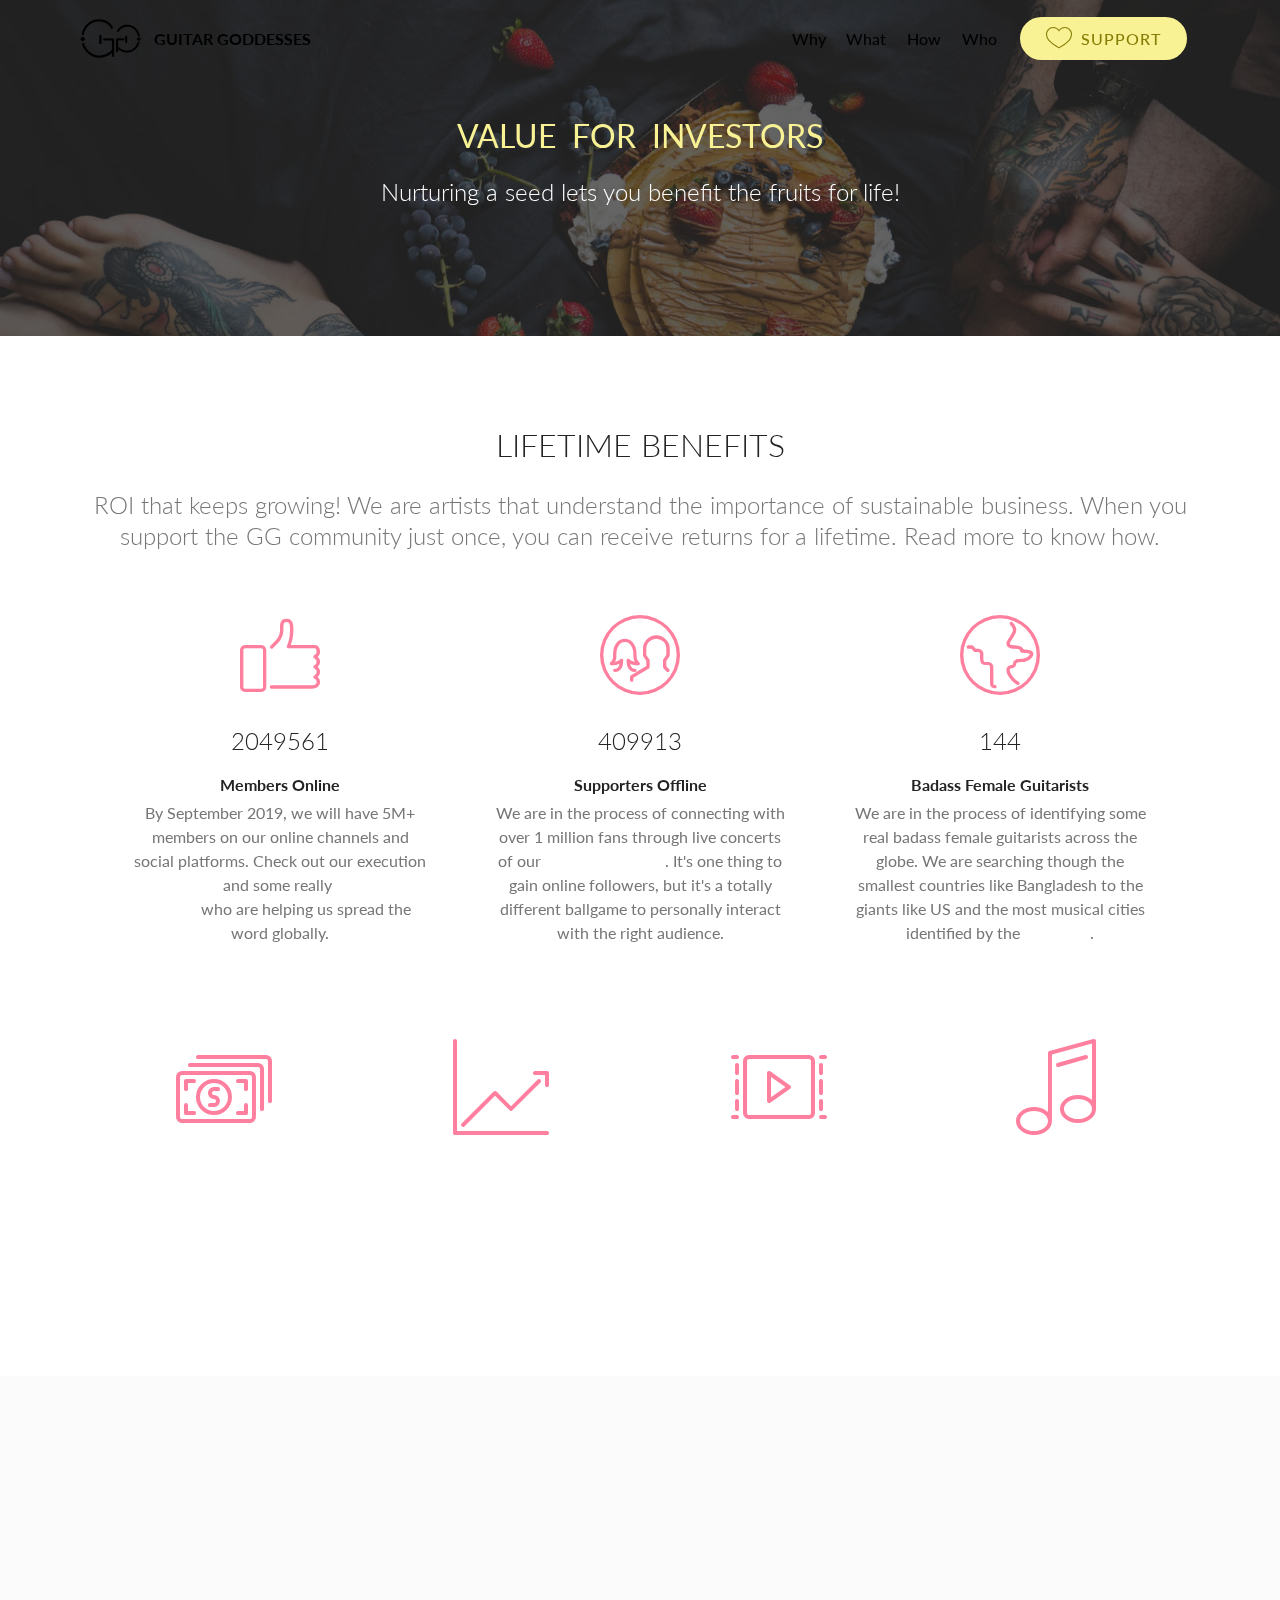
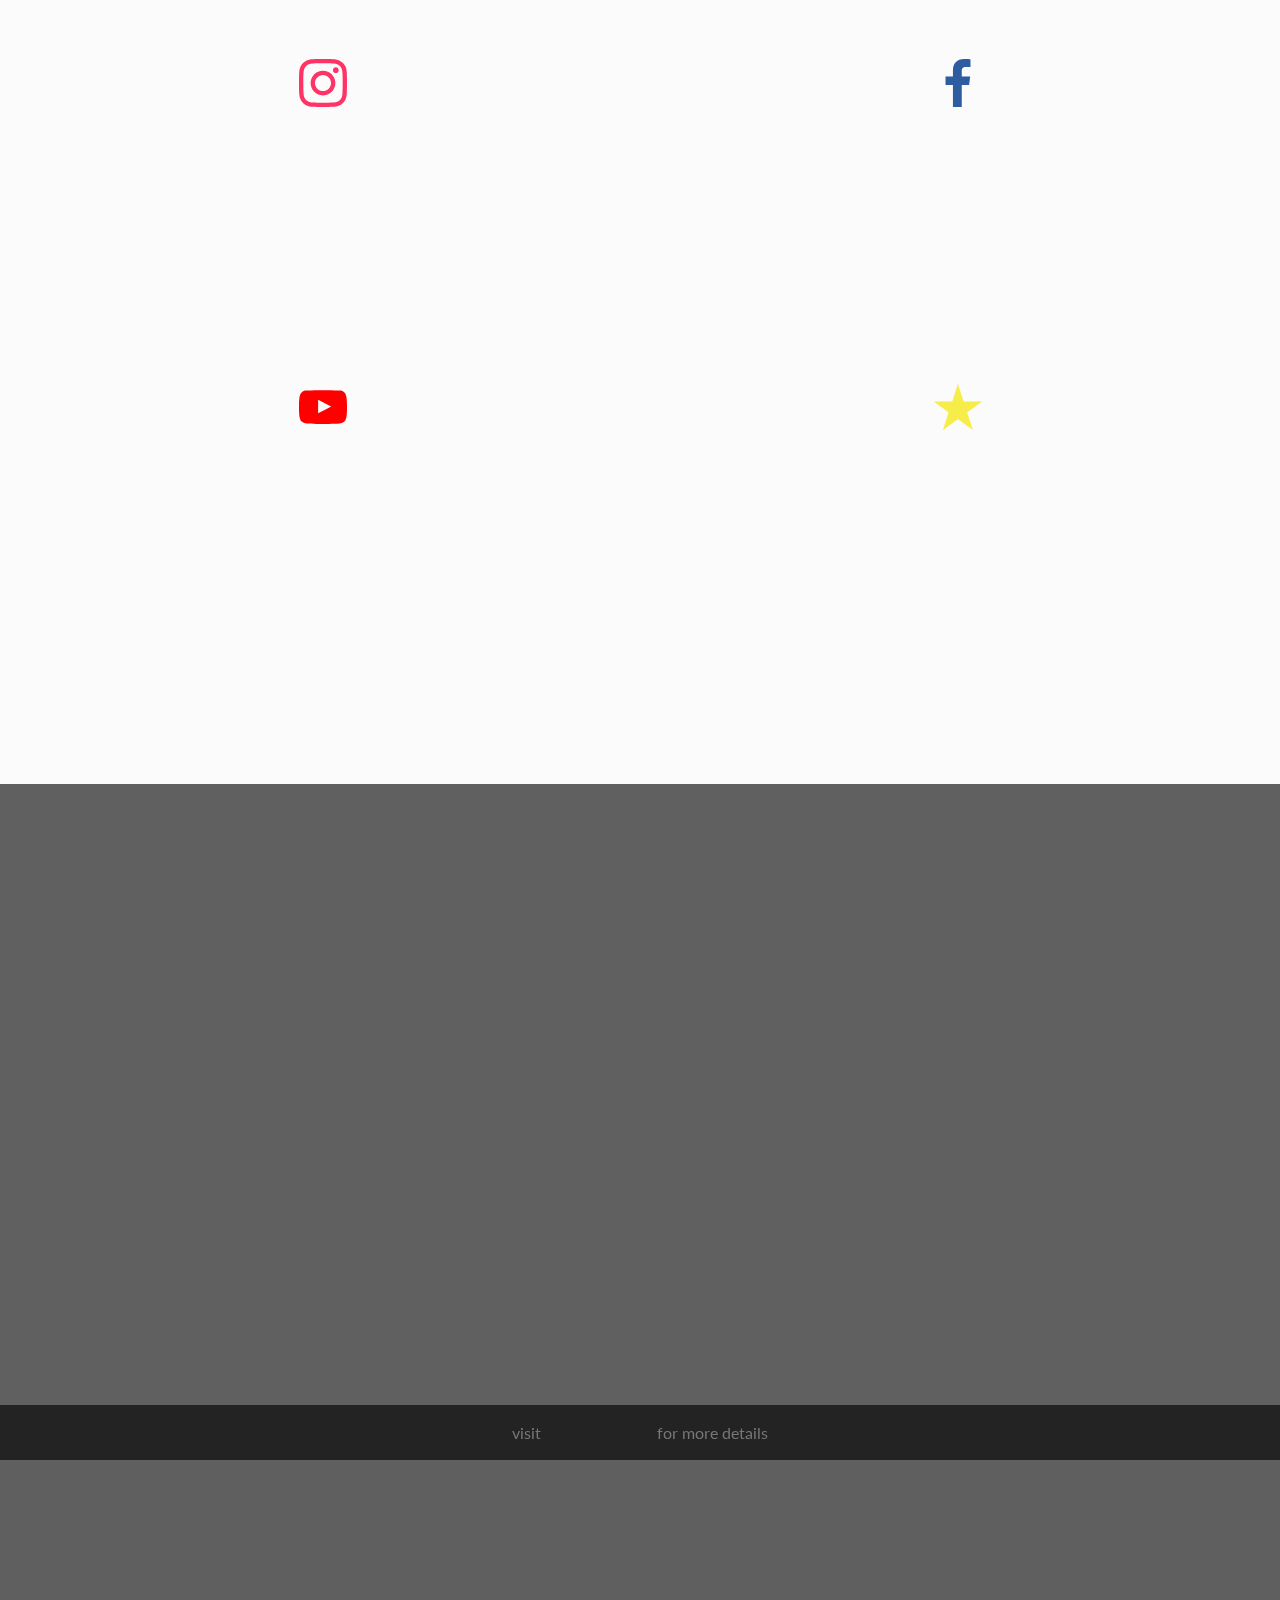
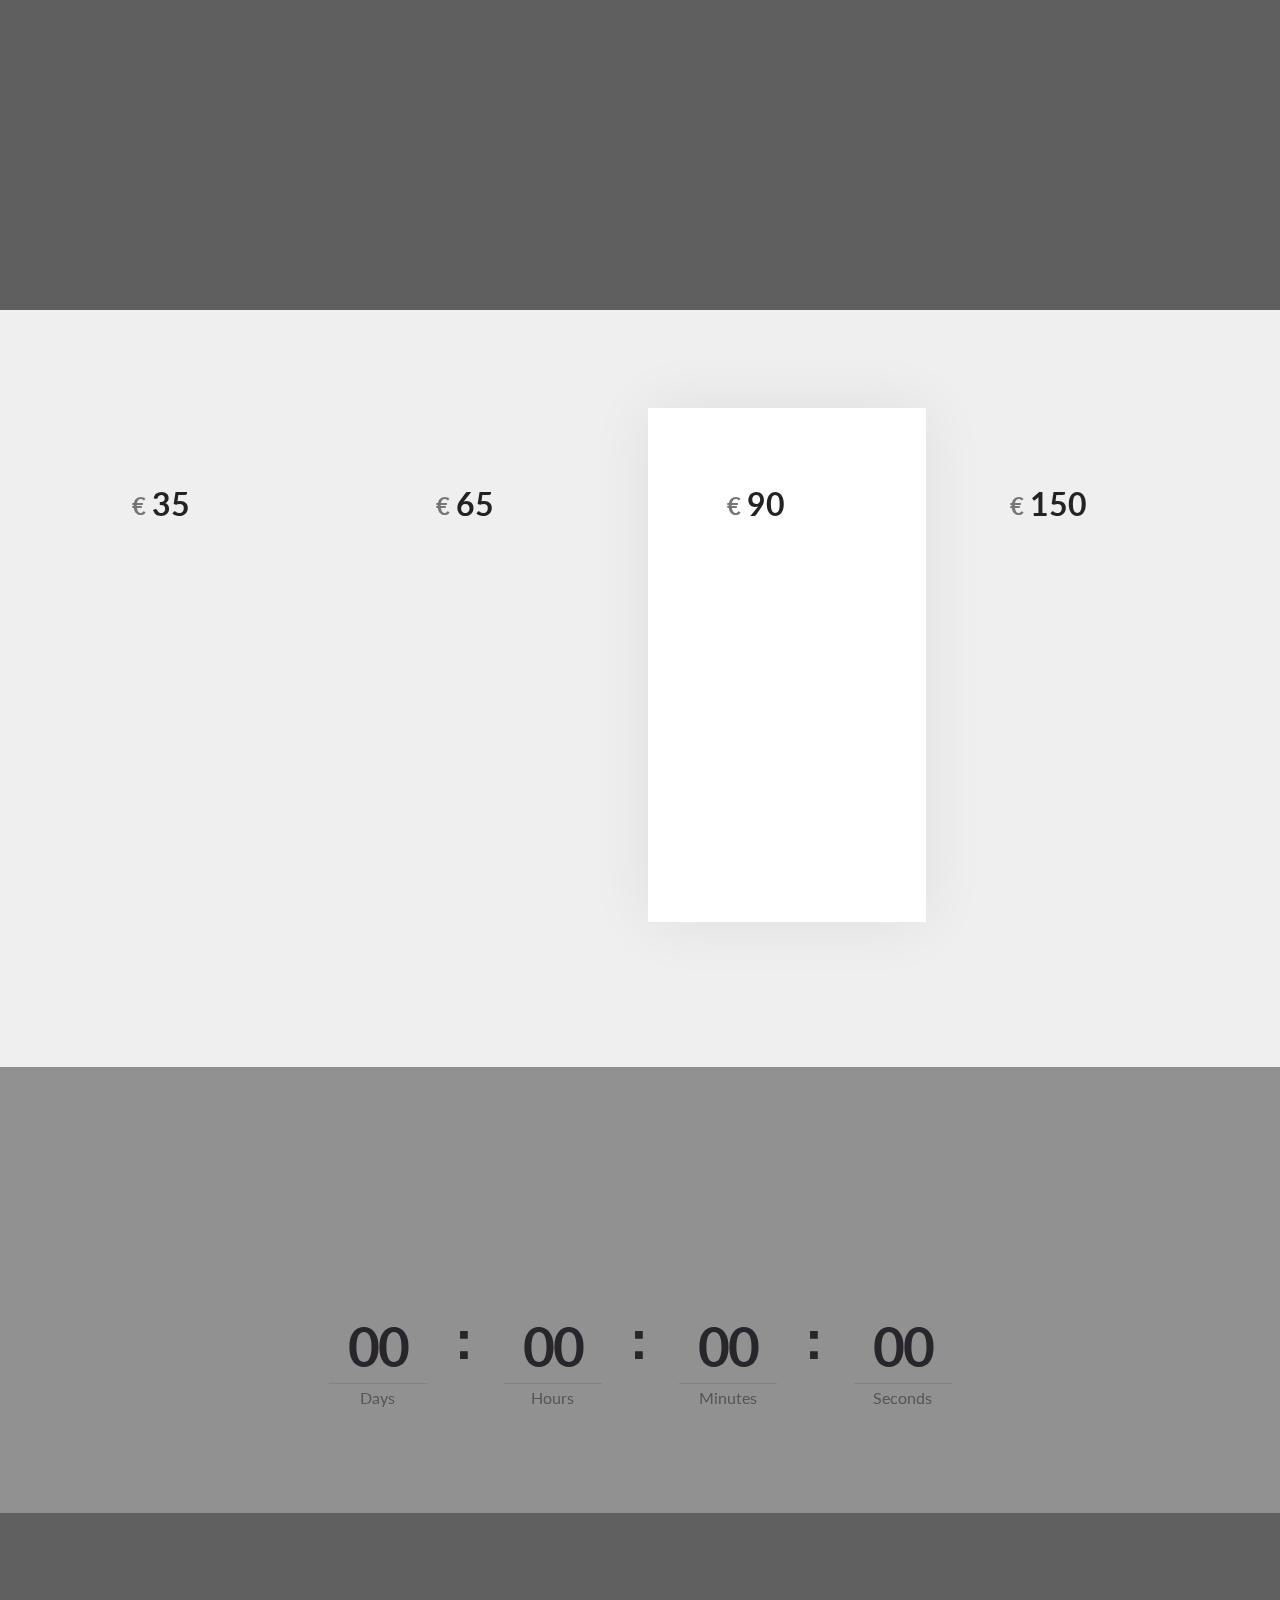
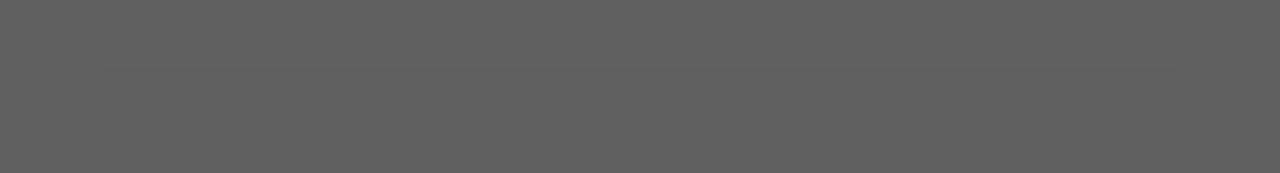
<file: roi.html>
<!DOCTYPE html>
<html >
<head>
  <!-- Site made with Mobirise Website Builder v4.7.2, https://mobirise.com -->
  <meta charset="UTF-8">
  <meta http-equiv="X-UA-Compatible" content="IE=edge">
  <meta name="generator" content="Mobirise v4.7.2, mobirise.com">
  <meta name="viewport" content="width=device-width, initial-scale=1, minimum-scale=1">
  <link rel="shortcut icon" href="assets/images/gglogo-square-192x192.png" type="image/x-icon">
  <meta name="description" content="ROI that keeps growing! We are artists that understand the importance of sustainable business. When you support the GG community just once, you can receive returns for a lifetime. Read more to know how.">
  <title>Value for Investors</title>
  <link rel="stylesheet" href="assets/web/assets/mobirise-icons/mobirise-icons.css">
  <link rel="stylesheet" href="assets/tether/tether.min.css">
  <link rel="stylesheet" href="assets/soundcloud-plugin/style.css">
  <link rel="stylesheet" href="assets/bootstrap/css/bootstrap.min.css">
  <link rel="stylesheet" href="assets/bootstrap/css/bootstrap-grid.min.css">
  <link rel="stylesheet" href="assets/bootstrap/css/bootstrap-reboot.min.css">
  <link rel="stylesheet" href="assets/socicon/css/styles.css">
  <link rel="stylesheet" href="assets/gdpr-plugin/gdpr-styles.css">
  <link rel="stylesheet" href="assets/animatecss/animate.min.css">
  <link rel="stylesheet" href="assets/dropdown/css/style.css">
  <link rel="stylesheet" href="assets/theme/css/style.css">
  <link rel="stylesheet" href="assets/mobirise/css/mbr-additional.css" type="text/css">
  
  
  
</head>
<body>
  <section class="menu cid-qRF82w1G7c" once="menu" id="menu2-x">

    

    <nav class="navbar navbar-expand beta-menu navbar-dropdown align-items-center navbar-fixed-top navbar-toggleable-sm bg-color transparent">
        <button class="navbar-toggler navbar-toggler-right" type="button" data-toggle="collapse" data-target="#navbarSupportedContent" aria-controls="navbarSupportedContent" aria-expanded="false" aria-label="Toggle navigation">
            <div class="hamburger">
                <span></span>
                <span></span>
                <span></span>
                <span></span>
            </div>
        </button>
        <div class="menu-logo">
            <div class="navbar-brand">
                <span class="navbar-logo">
                    <a href="index.html">
                        <img src="assets/images/gglogo-square-192x192.png" alt="Guitar Goddesses" title="Guitar Goddesses" style="height: 3.8rem;">
                    </a>
                </span>
                <span class="navbar-caption-wrap"><a class="navbar-caption text-black display-4" href="index.html">
                        GUITAR GODDESSES</a></span>
            </div>
        </div>
        <div class="collapse navbar-collapse" id="navbarSupportedContent">
            <ul class="navbar-nav nav-dropdown" data-app-modern-menu="true"><li class="nav-item">
                    <a class="nav-link link text-black display-4" href="index.html#progress-bars3-i">
                        Why</a>
                </li>
                <li class="nav-item">
                    <a class="nav-link link text-black display-4" href="index.html#content4-k">
                        What</a>
                </li><li class="nav-item"><a class="nav-link link text-black display-4" href="index.html#features13-7">
                        How</a></li><li class="nav-item"><a class="nav-link link text-black display-4" href="index.html#testimonials1-6">
                        Who</a></li></ul>
            <div class="navbar-buttons mbr-section-btn"><a class="btn btn-sm btn-primary display-4" href="index.html#tabs1-4" target="_blank"><span class="mbri-hearth mbr-iconfont mbr-iconfont-btn"></span>SUPPORT</a></div>
        </div>
    </nav>
</section>

<section class="engine"><a href="https://mobirise.me/e">make a site for free</a></section><section class="mbr-section content5 cid-qRPiV0PDgw mbr-parallax-background" id="content5-y">

    

    <div class="mbr-overlay" style="opacity: 0.7; background-color: rgb(35, 35, 35);">
    </div>

    <div class="container">
        <div class="media-container-row">
            <div class="title col-12 col-md-8">
                <h2 class="align-center mbr-bold mbr-white pb-3 mbr-fonts-style display-1"><span style="font-weight: normal;">
                    VALUE &nbsp;FOR &nbsp;INVESTORS</span></h2>
                <h3 class="mbr-section-subtitle align-center mbr-light mbr-white pb-3 mbr-fonts-style display-2">
                    Nurturing a seed lets you benefit the fruits for life!</h3>
                
                
            </div>
        </div>
    </div>
</section>

<section class="counters1 counters cid-qRPG4tdkOO" id="counters1-13">

    

    

    <div class="container">
        <h2 class="mbr-section-title pb-3 align-center mbr-fonts-style display-1">
            LIFETIME BENEFITS</h2>
        <h3 class="mbr-section-subtitle mbr-fonts-style display-2">ROI that keeps growing! We are artists that understand the importance of sustainable business. When you support the GG community just once, you can receive returns for a lifetime. Read more to know how.</h3>

        <div class="container pt-4 mt-2">
            <div class="media-container-row">
                <div class="card p-3 align-center col-12 col-md-6 col-lg-4">
                    <div class="panel-item p-3">
                        <div class="card-img pb-3">
                            <span class="mbr-iconfont mbri-like" style="color: rgb(255, 127, 159);"></span>
                        </div>

                        <div class="card-text">
                            <h3 class="count pt-3 pb-3 mbr-fonts-style display-2">5000000</h3>
                            <h4 class="mbr-content-title mbr-bold mbr-fonts-style display-7">Members Online</h4>
                            <p class="mbr-content-text mbr-fonts-style display-7">
                                By September 2019, we will have 5M+ members on our online channels and social platforms. Check out our execution <a href="about.html#timeline1-t" target="_blank" class="text-black">road map</a> and some really <a href="people.html" target="_blank" class="text-black">influencial people</a> who are helping us spread the word globally. 
                            </p>
                        </div>
                    </div>
                </div>


                <div class="card p-3 align-center col-12 col-md-6 col-lg-4">
                    <div class="panel-item p-3">
                        <div class="card-img pb-3">
                            <span class="mbr-iconfont mbri-users" style="color: rgb(255, 127, 159);"></span>
                        </div>
                        <div class="card-text">
                            <h3 class="count pt-3 pb-3 mbr-fonts-style display-2">
                                  1000000
                            </h3>
                            <h4 class="mbr-content-title mbr-bold mbr-fonts-style display-7">Supporters Offline</h4>
                            <p class="mbr-content-text mbr-fonts-style display-7">
                                    We are in the process of connecting with over 1 million fans through live concerts of our <a href="people.html" class="text-black">people's network</a>. It's one thing to gain online followers, but it's a totally different ballgame to personally interact with the right audience.</p>
                        </div>
                    </div>
                </div>

                <div class="card p-3 align-center col-12 col-md-6 col-lg-4">
                    <div class="panel-item p-3">
                        <div class="card-img pb-3">
                            <span class="mbr-iconfont mbri-globe" style="color: rgb(255, 127, 159);"></span>
                        </div>
                        <div class="card-text">
                            <h3 class="count pt-3 pb-3 mbr-fonts-style display-2">
                                  350
                            </h3>
                            <h4 class="mbr-content-title mbr-bold mbr-fonts-style display-7">Badass Female Guitarists</h4>
                            <p class="mbr-content-text mbr-fonts-style display-7">
                                    We are in the process of identifying some real badass female guitarists across the globe. We are searching though the smallest countries like Bangladesh to the giants like US and the most musical cities identified by the&nbsp;<a href="http://citiesofmusic.net/" target="_blank" class="text-black">UNESCO</a>.
                            </p>
                        </div>
                    </div>
                </div>


                
            </div>
        </div>
   </div>
</section>

<section class="features1 cid-qSppGj7PKl" id="features1-1z">
    
    

    
    <div class="container">
        <div class="media-container-row">

            <div class="card p-3 col-12 col-md-6 col-lg-3">
                <div class="card-img pb-3">
                    <span class="mbr-iconfont mbri-cash" style="color: rgb(255, 127, 159);"></span>
                </div>
                <div class="card-box">
                    <h4 class="card-title py-3 mbr-fonts-style display-7"><strong>
                        Expected Revenues</strong></h4>
                    <p class="mbr-text mbr-fonts-style display-7">
                        Mobirise is an easy website builder - just drop site elements to your page, add content and style it to look the way you like.
                    </p>
                </div>
            </div>

            <div class="card p-3 col-12 col-md-6 col-lg-3">
                <div class="card-img pb-3">
                    <span class="mbr-iconfont mbri-growing-chart" style="color: rgb(255, 127, 159);"></span>
                </div>
                <div class="card-box">
                    <h4 class="card-title py-3 mbr-fonts-style display-7"><strong>
                        Community Insights</strong></h4>
                    <p class="mbr-text mbr-fonts-style display-7">
                        All sites you make with Mobirise are mobile-friendly. You don't have to create a special mobile version of your site.
                    </p>
                </div>
            </div>

            <div class="card p-3 col-12 col-md-6 col-lg-3">
                <div class="card-img pb-3">
                    <span class="mbr-iconfont mbri-video-play" style="color: rgb(255, 127, 159);"></span>
                </div>
                <div class="card-box">
                    <h4 class="card-title py-3 mbr-fonts-style display-7"><strong>Video Promotions</strong></h4>
                    <p class="mbr-text mbr-fonts-style display-7">
                        Mobirise offers many site blocks in several themes, and though these blocks are pre-made, they are flexible.
                    </p>
                </div>
            </div>

            <div class="card p-3 col-12 col-md-6 col-lg-3">
                <div class="card-img pb-3">
                    <span class="mbr-iconfont mbri-music" style="color: rgb(255, 127, 159);"></span>
                </div>
                <div class="card-box">
                    <h4 class="card-title py-3 mbr-fonts-style display-7"><strong>
                        Announcement Tour</strong></h4>
                    <p class="mbr-text mbr-fonts-style display-7">
                       Mobirise gives you the freedom to develop as many websites as you like given the fact that it is a desktop app.
                    </p>
                </div>
            </div>

        </div>

    </div>

</section>

<section class="features12 cid-qSpFpMmgsG" id="features12-22">
    
    

    

    <div class="container">
        <h2 class="mbr-section-title pb-2 mbr-fonts-style display-1"><strong>
            GLOBAL</strong> GUITAR GODDESSES&nbsp;<strong>CONTEST</strong></h2>
        <h3 class="mbr-section-subtitle pb-3 mbr-fonts-style display-5">We will run weekly and monthly online contests and one yearly offline competition<br>to select the best female guitar players from various categories.</h3>

        <div class="media-container-row pt-5">
            <div class="block-content align-right">
                <div class="card pl-3 pr-3 pb-5">
                    <div class="mbr-card-img-title">
                        <div class="card-img pb-3">
                             <span class="mbr-iconfont socicon-instagram socicon" style="color: rgb(255, 51, 102);"></span>
                        </div>
                        <div class="mbr-crt-title">
                            <h4 class="card-title py-2 mbr-crt-title mbr-fonts-style display-7">
                                Goddess of the Week</h4>
                        </div>
                    </div>                

                    <div class="card-box">
                        <p class="mbr-text mbr-section-text mbr-fonts-style display-7">
                            Followers can share female guitarist videos with the hashtag &nbsp;<strong>#guitargoddesses</strong>&nbsp;and every week we will select a winner who gets featured on our social platforms&nbsp;</p>
                    </div>
                </div>

                <div class="card pl-3 pr-3 pb-5">
                    <div class="mbr-card-img-title">
                        <div class="card-img pb-3">
                            <span class="mbr-iconfont socicon-youtube socicon" style="color: rgb(255, 0, 0);"></span>
                        </div>
                        <div class="mbr-crt-title">
                            <h4 class="card-title py-2 mbr-crt-title mbr-fonts-style display-7">
                                Video Wars</h4>
                        </div>
                    </div>
                    <div class="card-box">
                        <p class="mbr-text mbr-section-text mbr-fonts-style display-7">
                            Before our annual award function, female guitarists will compete by submitting their best music to our YouTube channel so the jury and GG community can shortlist 5 performers who get to play at Goddess of the Year Competition</p>
                    </div>
                </div>
            </div>

            <div class="mbr-figure" style="width: 50%;">
                <img src="assets/images/guitar-1695256-982x1363.jpg" alt="Mobirise" title="">
            </div>

            <div class="block-content align-left  ">
                <div class="card pl-3 pr-3 pb-5">
                    <div class="mbr-card-img-title">
                        <div class="card-img pb-3">
                             <span class="mbr-iconfont socicon-facebook socicon" style="color: rgb(46, 92, 160);"></span>
                        </div>
                        <div class="mbr-crt-title">
                            <h4 class="card-title py-2 mbr-crt-title mbr-fonts-style display-7">Goddess of the Month</h4>
                        </div>
                    </div>                

                    <div class="card-box">
                        <p class="mbr-text mbr-section-text mbr-fonts-style display-7">
                            Followers tag <strong>@guitargoddesses</strong> and share videos of their favourite female guitarists and the community votes and chooses the Goddess of the Month<br></p>
                    </div>
                </div>

                <div class="card pl-3 pr-3 pb-5">
                    <div class="mbr-card-img-title">
                        <div class="card-img pb-3">
                            <span class="mbr-iconfont socicon-reverbnation socicon" style="color: rgb(247, 237, 74);"></span>
                        </div>
                        <div class="mbr-crt-title">
                            <h4 class="card-title py-2 mbr-crt-title mbr-fonts-style display-7">Goddess of the Year<br></h4>
                        </div>
                    </div>
                    <div class="card-box">
                        <p class="mbr-text mbr-section-text mbr-fonts-style display-7">Based on the votes of the community and a jury from the Video Wars, the final round of the contest will be a live performance of each chosen participant to determine who will be awarded as the Goddess of the Year<br></p>
                    </div>
                </div>
            </div>
        </div>
    </div>
</section>

<section class="features13 cid-qSq3aCAHMh mbr-parallax-background" id="features13-26">

    

    <div class="mbr-overlay" style="opacity: 0.7; background-color: rgb(35, 35, 35);">
    </div>
    <div class="container">
        <h2 class="mbr-section-title pb-3 mbr-fonts-style display-1"><strong>musi</strong>SHE<strong>an AWARDS</strong><br><strong><br></strong><em>a red carpet award function where popular musicians will present the awards and celebrate the growing participation of women in the music industry</em><br></h2>

        <div class="media-container-row container">
            <div class="card col-12 col-md-6 p-5 m-3 align-center col-lg-4">
                <div class="card-img">
                    <img src="assets/images/transparent-355x355.png" alt="Mobirise" title="">
                </div>
                <h4 class="card-title py-2 mbr-fonts-style display-5">
                    Discovery</h4>
                <p class="mbr-text mbr-fonts-style display-7">
                    We track down outstanding female guitarists throughout the year via our contests, concerts, local events and community lead programs.</p>
            </div>
            <div class="card col-12 col-md-6 p-5 m-3 align-center col-lg-4">
                <div class="card-img">
                    <img src="assets/images/transparent-355x355.png" alt="Mobirise" title="">
                </div>
                <h4 class="card-title py-2 mbr-fonts-style display-5">
                    Recognition</h4>
                <p class="mbr-text mbr-fonts-style display-7">
                    We host an annual award function specifically to felicitate the ladies in music industry across all genres and instruments and let their talent get the recognition it deserves.<br></p>
            </div>
            <div class="card col-12 col-md-6 p-5 m-3 align-center col-lg-4">
                <div class="card-img">
                    <img src="assets/images/transparent-355x355.png" alt="Mobirise" title="">
                </div>
                <h4 class="card-title py-2 mbr-fonts-style display-5">Empowerment</h4>
                <p class="mbr-text mbr-fonts-style display-7">
                    <a href="http://musishean.com" target="_blank">musishean.com</a>&nbsp;empowers the hard working musical women and gives upcoming generations<strong> female role models</strong> to look up to.</p>
            </div>    
        </div>
</div></section>

<section class="mbr-section article content1 cid-qSqeHGk2dz" id="content1-2c">
    
     

    <div class="container">
        <div class="media-container-row">
            <div class="mbr-text col-12 col-md-8 mbr-fonts-style display-7">visit&nbsp;<a href="http://musishean.com" target="_blank">musishean.com</a> for more details</div>
        </div>
    </div>
</section>

<section class="mbr-section content5 cid-qSpre79rV0 mbr-parallax-background" id="content5-20">

    

    <div class="mbr-overlay" style="opacity: 0.6; background-color: rgb(0, 0, 0);">
    </div>

    <div class="container">
        <div class="media-container-row">
            <div class="title col-12 col-md-8">
                <h2 class="align-center mbr-bold mbr-white pb-3 mbr-fonts-style display-1">EQUAL STAGE (1:1)</h2>
                <h3 class="mbr-section-subtitle align-center mbr-light mbr-white pb-3 mbr-fonts-style display-5">
                    Monthly open stage where the performer ratio has to be 1:1 i.e. only as many guys can play as&nbsp;<br><br>It will be something like gender wars except that there will be no war!<br><br>The purpose of this event will be to give women a stage where they can&nbsp;<br><br></h3>
                
                
            </div>
        </div>
    </div>
</section>

<section class="cid-qSqhNcIbFx" id="pricing-tables2-2d">

    

    

    <div class="container">
        <div class="media-container-row">

            <div class="plan col-12 mx-2 my-2 justify-content-center col-lg-3">
                <div class="plan-header text-center pt-5">
                    <h3 class="plan-title mbr-fonts-style display-5">
                        Standart
                    </h3>
                    <div class="plan-price">
                        <span class="price-value mbr-fonts-style display-5">
                            €
                        </span>
                        <span class="price-figure mbr-fonts-style display-1">
                            35</span>
                        <small class="price-term mbr-fonts-style display-7">
                            per month
                        </small>
                    </div>
                </div>
                <div class="plan-body">
                    <div class="plan-list align-center">
                        <ul class="list-group list-group-flush mbr-fonts-style display-7">
                            <li class="list-group-item">
                                Mobirise is perfect for non-techies who are not familiar with web development.
                            </li>
                            <li class="list-group-item">
                                5 GB Bandwidth
                            </li>
                        </ul>
                    </div>
                    <div class="mbr-section-btn text-center py-4 pb-5">
                        <a href="https://mobirise.com" class="btn btn-primary display-4">BUY NOW</a>
                    </div>
                </div>
            </div>

            <div class="plan col-12 mx-2 my-2 justify-content-center col-lg-3">
                <div class="plan-header text-center pt-5">
                    <h3 class="plan-title mbr-fonts-style display-5">
                        Buisness
                    </h3>
                    <div class="plan-price">
                        <span class="price-value mbr-fonts-style display-5">
                            €
                        </span>
                        <span class="price-figure mbr-fonts-style display-1">
                            65</span>
                        <small class="price-term mbr-fonts-style display-7">
                            per day
                        </small>
                    </div>
                </div>
                <div class="plan-body">
                    <div class="plan-list align-center">
                        <ul class="list-group list-group-flush mbr-fonts-style display-7">
                            <li class="list-group-item">
                                Mobirise is perfect for non-techies who are not familiar with web development.
                            </li>
                            <li class="list-group-item">
                                10 GB Bandwidth
                            </li>
                            <li class="list-group-item">
                                Free Domain
                            </li>
                        </ul>
                    </div>
                    <div class="mbr-section-btn text-center py-4 pb-5">
                        <a href="https://mobirise.com" class="btn btn-primary display-4">BUY NOW</a>
                    </div>
                </div>
            </div>

            <div class="plan col-12 mx-2 my-2 justify-content-center favorite col-lg-3">
                <div class="plan-header text-center pt-5">
                    <h3 class="plan-title mbr-fonts-style display-5">
                        Premium
                    </h3>
                    <div class="plan-price">
                        <span class="price-value mbr-fonts-style display-5">
                            €
                        </span>
                        <span class="price-figure mbr-fonts-style display-1">
                            90</span>
                        <small class="price-term mbr-fonts-style display-7">
                            per year
                        </small>
                    </div>
                </div>
                <div class="plan-body">
                    <div class="plan-list align-center">
                        <ul class="list-group list-group-flush mbr-fonts-style display-7">
                            <li class="list-group-item">
                                Mobirise is perfect for non-techies who are not familiar with web development.
                            </li>
                            <li class="list-group-item">
                                15 GB Bandwidth
                            </li>
                            <li class="list-group-item">
                                Free Domain
                            </li>
                            <li class="list-group-item">
                                Backup
                            </li>
                        </ul>
                    </div>
                    <div class="mbr-section-btn text-center py-4 pb-5">
                        <a href="https://mobirise.com" class="btn btn-primary display-4">BUY NOW</a>
                    </div>
                </div>
            </div>

            <div class="plan col-12 mx-2 my-2 justify-content-center col-lg-3">
                <div class="plan-header text-center pt-5">
                    <h3 class="plan-title mbr-fonts-style display-5">
                        Ultimate
                    </h3>
                    <div class="plan-price">
                        <span class="price-value mbr-fonts-style display-5">
                            €
                        </span>
                        <span class="price-figure mbr-fonts-style display-1">
                            150</span>
                        <small class="price-term mbr-fonts-style display-7">
                            per hour
                        </small>
                    </div>
                </div>
                <div class="plan-body">
                    <div class="plan-list align-center">
                        <ul class="list-group list-group-flush mbr-fonts-style display-7">
                            <li class="list-group-item">
                                Mobirise is perfect for non-techies who are not familiar with web development.
                            </li>
                            <li class="list-group-item">
                                10 GB Bandwidth
                            </li>
                            <li class="list-group-item">
                                Free Domain
                            </li>
                            <li class="list-group-item">
                                Backup
                            </li>
                            <li class="list-group-item">
                                24/7 Support
                            </li>
                        </ul>
                    </div>
                    <div class="mbr-section-btn text-center py-4 pb-5">
                        <a href="https://mobirise.com" class="btn btn-primary display-4">BUY NOW</a>
                    </div>
                </div>
            </div>

        </div>
    </div>
</section>

<section class="countdown1 cid-qRPDCg1J3k mbr-parallax-background" id="countdown1-11">
    
    
    <div class="mbr-overlay" style="opacity: 0.5; background-color: rgb(35, 35, 35);">
    </div>
    <div class="container ">
        <h2 class="mbr-section-title pb-3 align-center mbr-fonts-style display-1"><strong>
            DETAILS ARE UPDATING</strong></h2>
        <h3 class="mbr-section-subtitle align-center mbr-fonts-style display-2">Changemakers never rest. We're always on the road to progress!</h3>
        
    </div>
    <div class="container countdown-cont align-center">
        <div class="daysCountdown" title="Days"></div>
        <div class="hoursCountdown" title="Hours"></div> 
        <div class="minutesCountdown" title="Minutes"></div> 
        <div class="secondsCountdown" title="Seconds"></div>
        <div class="countdown pt-5 mt-2" data-due-date="2018/05/20"> 
        </div>
    </div>
</section>

<section class="cid-qRPHQs2YwA mbr-parallax-background" id="footer5-14">

    

    <div class="mbr-overlay" style="opacity: 0.7; background-color: rgb(35, 35, 35);"></div>

    <div class="container">
        <div class="media-container-row">
            <div class="col-md-3">
                <div class="media-wrap">
                    <a href="https://mobirise.com/">
                       <img src="assets/images/gglogo-yelloe-square-192x192.png" alt="Mobirise" title="">
                    </a>
                </div>
            </div>
            <div class="col-md-9">
                <p class="mbr-text align-right links mbr-fonts-style display-7">
                    <a href="page1.html" class="text-white">ABOUT</a> &nbsp;&nbsp;&nbsp;&nbsp;
                    <a href="contactus.html" class="text-white">RECOMMEND</a> &nbsp;&nbsp;&nbsp;&nbsp;<a href="contactus.html" class="text-white">CONTACT</a>
                </p>
            </div>
        </div>
        <div class="footer-lower">
            <div class="media-container-row">
                <div class="col-md-12">
                    <hr>
                </div>
            </div>
            <div class="media-container-row mbr-white">
                <div class="col-md-6 copyright">
                    <p class="mbr-text mbr-fonts-style display-7">
                        © Copyright 2018 <a href="#bottom">Guitar Goddesses</a> - Website by <a href="http://vivekadvani.com" target="_blank">VA</a></p>
                </div>
                <div class="col-md-6">
                    <div class="social-list align-right">
                        <div class="soc-item">
                            <a href="https://twitter.com/mobirise" target="_blank">
                                <span class="mbr-iconfont mbr-iconfont-social socicon-twitter socicon" style="color: rgb(106, 218, 255);"></span>
                            </a>
                        </div>
                        <div class="soc-item">
                            <a href="https://www.facebook.com/guitargoddesses" target="_blank">
                                <span class="mbr-iconfont mbr-iconfont-social socicon-facebook socicon" style="color: rgb(20, 111, 204);"></span>
                            </a>
                        </div>
                        <div class="soc-item">
                            <a href="https://www.youtube.com/channel/UCzboDPazqx_9Jgnx4dps_Pw?sub_confirmation=1" target="_blank">
                                <span class="mbr-iconfont mbr-iconfont-social socicon-youtube socicon" style="color: rgb(255, 0, 0);"></span>
                            </a>
                        </div>
                        <div class="soc-item">
                            <a href="https://instagram.com/guitar.goddesses" target="_blank">
                                <span class="mbr-iconfont mbr-iconfont-social socicon-instagram socicon" style="color: rgb(255, 51, 102);"></span>
                            </a>
                        </div>
                        <div class="soc-item">
                            <a href="https://plus.google.com/u/0/+Mobirise" target="_blank">
                                <span class="mbr-iconfont mbr-iconfont-social socicon-soundcloud socicon" style="color: rgb(255, 91, 0);"></span>
                            </a>
                        </div>
                        
                    </div>
                </div>
            </div>
        </div>
    </div>
</section>


  <script src="assets/web/assets/jquery/jquery.min.js"></script>
  <script src="assets/popper/popper.min.js"></script>
  <script src="assets/tether/tether.min.js"></script>
  <script src="assets/bootstrap/js/bootstrap.min.js"></script>
  <script src="assets/smoothscroll/smooth-scroll.js"></script>
  <script src="assets/touchswipe/jquery.touch-swipe.min.js"></script>
  <script src="assets/viewportchecker/jquery.viewportchecker.js"></script>
  <script src="assets/parallax/jarallax.min.js"></script>
  <script src="assets/countdown/jquery.countdown.min.js"></script>
  <script src="assets/dropdown/js/script.min.js"></script>
  <script src="assets/theme/js/script.js"></script>
  
  
  <input name="animation" type="hidden">
  </body>
</html>
</file>
<file: assets/web/assets/mobirise-icons/mobirise-icons.css>
@font-face {
  font-family: 'MobiriseIcons';
  src:  url('mobirise-icons.eot?spat4u');
  src:  url('mobirise-icons.eot?spat4u#iefix') format('embedded-opentype'),
    url('mobirise-icons.ttf?spat4u') format('truetype'),
    url('mobirise-icons.woff?spat4u') format('woff'),
    url('mobirise-icons.svg?spat4u#MobiriseIcons') format('svg');
  font-weight: normal;
  font-style: normal;
}

[class^="mbri-"], [class*=" mbri-"] {
  /* use !important to prevent issues with browser extensions that change fonts */
  font-family: MobiriseIcons !important;
  speak: none;
  font-style: normal;
  font-weight: normal;
  font-variant: normal;
  text-transform: none;
  line-height: 1;

  /* Better Font Rendering =========== */
  -webkit-font-smoothing: antialiased;
  -moz-osx-font-smoothing: grayscale;
}

.mbri-add-submenu:before {
  content: "\e900";
}
.mbri-alert:before {
  content: "\e901";
}
.mbri-align-center:before {
  content: "\e902";
}
.mbri-align-justify:before {
  content: "\e903";
}
.mbri-align-left:before {
  content: "\e904";
}
.mbri-align-right:before {
  content: "\e905";
}
.mbri-android:before {
  content: "\e906";
}
.mbri-apple:before {
  content: "\e907";
}
.mbri-arrow-down:before {
  content: "\e908";
}
.mbri-arrow-next:before {
  content: "\e909";
}
.mbri-arrow-prev:before {
  content: "\e90a";
}
.mbri-arrow-up:before {
  content: "\e90b";
}
.mbri-bold:before {
  content: "\e90c";
}
.mbri-bookmark:before {
  content: "\e90d";
}
.mbri-bootstrap:before {
  content: "\e90e";
}
.mbri-briefcase:before {
  content: "\e90f";
}
.mbri-browse:before {
  content: "\e910";
}
.mbri-bulleted-list:before {
  content: "\e911";
}
.mbri-calendar:before {
  content: "\e912";
}
.mbri-camera:before {
  content: "\e913";
}
.mbri-cart-add:before {
  content: "\e914";
}
.mbri-cart-full:before {
  content: "\e915";
}
.mbri-cash:before {
  content: "\e916";
}
.mbri-change-style:before {
  content: "\e917";
}
.mbri-chat:before {
  content: "\e918";
}
.mbri-clock:before {
  content: "\e919";
}
.mbri-close:before {
  content: "\e91a";
}
.mbri-cloud:before {
  content: "\e91b";
}
.mbri-code:before {
  content: "\e91c";
}
.mbri-contact-form:before {
  content: "\e91d";
}
.mbri-credit-card:before {
  content: "\e91e";
}
.mbri-cursor-click:before {
  content: "\e91f";
}
.mbri-cust-feedback:before {
  content: "\e920";
}
.mbri-database:before {
  content: "\e921";
}
.mbri-delivery:before {
  content: "\e922";
}
.mbri-desktop:before {
  content: "\e923";
}
.mbri-devices:before {
  content: "\e924";
}
.mbri-down:before {
  content: "\e925";
}
.mbri-download:before {
  content: "\e989";
}
.mbri-drag-n-drop:before {
  content: "\e927";
}
.mbri-drag-n-drop2:before {
  content: "\e928";
}
.mbri-edit:before {
  content: "\e929";
}
.mbri-edit2:before {
  content: "\e92a";
}
.mbri-error:before {
  content: "\e92b";
}
.mbri-extension:before {
  content: "\e92c";
}
.mbri-features:before {
  content: "\e92d";
}
.mbri-file:before {
  content: "\e92e";
}
.mbri-flag:before {
  content: "\e92f";
}
.mbri-folder:before {
  content: "\e930";
}
.mbri-gift:before {
  content: "\e931";
}
.mbri-github:before {
  content: "\e932";
}
.mbri-globe:before {
  content: "\e933";
}
.mbri-globe-2:before {
  content: "\e934";
}
.mbri-growing-chart:before {
  content: "\e935";
}
.mbri-hearth:before {
  content: "\e936";
}
.mbri-help:before {
  content: "\e937";
}
.mbri-home:before {
  content: "\e938";
}
.mbri-hot-cup:before {
  content: "\e939";
}
.mbri-idea:before {
  content: "\e93a";
}
.mbri-image-gallery:before {
  content: "\e93b";
}
.mbri-image-slider:before {
  content: "\e93c";
}
.mbri-info:before {
  content: "\e93d";
}
.mbri-italic:before {
  content: "\e93e";
}
.mbri-key:before {
  content: "\e93f";
}
.mbri-laptop:before {
  content: "\e940";
}
.mbri-layers:before {
  content: "\e941";
}
.mbri-left-right:before {
  content: "\e942";
}
.mbri-left:before {
  content: "\e943";
}
.mbri-letter:before {
  content: "\e944";
}
.mbri-like:before {
  content: "\e945";
}
.mbri-link:before {
  content: "\e946";
}
.mbri-lock:before {
  content: "\e947";
}
.mbri-login:before {
  content: "\e948";
}
.mbri-logout:before {
  content: "\e949";
}
.mbri-magic-stick:before {
  content: "\e94a";
}
.mbri-map-pin:before {
  content: "\e94b";
}
.mbri-menu:before {
  content: "\e94c";
}
.mbri-mobile:before {
  content: "\e94d";
}
.mbri-mobile2:before {
  content: "\e94e";
}
.mbri-mobirise:before {
  content: "\e94f";
}
.mbri-more-horizontal:before {
  content: "\e950";
}
.mbri-more-vertical:before {
  content: "\e951";
}
.mbri-music:before {
  content: "\e952";
}
.mbri-new-file:before {
  content: "\e953";
}
.mbri-numbered-list:before {
  content: "\e954";
}
.mbri-opened-folder:before {
  content: "\e955";
}
.mbri-pages:before {
  content: "\e956";
}
.mbri-paper-plane:before {
  content: "\e957";
}
.mbri-paperclip:before {
  content: "\e958";
}
.mbri-photo:before {
  content: "\e959";
}
.mbri-photos:before {
  content: "\e95a";
}
.mbri-pin:before {
  content: "\e95b";
}
.mbri-play:before {
  content: "\e95c";
}
.mbri-plus:before {
  content: "\e95d";
}
.mbri-preview:before {
  content: "\e95e";
}
.mbri-print:before {
  content: "\e95f";
}
.mbri-protect:before {
  content: "\e960";
}
.mbri-question:before {
  content: "\e961";
}
.mbri-quote-left:before {
  content: "\e962";
}
.mbri-quote-right:before {
  content: "\e963";
}
.mbri-refresh:before {
  content: "\e964";
}
.mbri-responsive:before {
  content: "\e965";
}
.mbri-right:before {
  content: "\e966";
}
.mbri-rocket:before {
  content: "\e967";
}
.mbri-sad-face:before {
  content: "\e968";
}
.mbri-sale:before {
  content: "\e969";
}
.mbri-save:before {
  content: "\e96a";
}
.mbri-search:before {
  content: "\e96b";
}
.mbri-setting:before {
  content: "\e96c";
}
.mbri-setting2:before {
  content: "\e96d";
}
.mbri-setting3:before {
  content: "\e96e";
}
.mbri-share:before {
  content: "\e96f";
}
.mbri-shopping-bag:before {
  content: "\e970";
}
.mbri-shopping-basket:before {
  content: "\e971";
}
.mbri-shopping-cart:before {
  content: "\e972";
}
.mbri-sites:before {
  content: "\e973";
}
.mbri-smile-face:before {
  content: "\e974";
}
.mbri-speed:before {
  content: "\e975";
}
.mbri-star:before {
  content: "\e976";
}
.mbri-success:before {
  content: "\e977";
}
.mbri-sun:before {
  content: "\e978";
}
.mbri-sun2:before {
  content: "\e979";
}
.mbri-tablet:before {
  content: "\e97a";
}
.mbri-tablet-vertical:before {
  content: "\e97b";
}
.mbri-target:before {
  content: "\e97c";
}
.mbri-timer:before {
  content: "\e97d";
}
.mbri-to-ftp:before {
  content: "\e97e";
}
.mbri-to-local-drive:before {
  content: "\e97f";
}
.mbri-touch-swipe:before {
  content: "\e980";
}
.mbri-touch:before {
  content: "\e981";
}
.mbri-trash:before {
  content: "\e982";
}
.mbri-underline:before {
  content: "\e983";
}
.mbri-unlink:before {
  content: "\e984";
}
.mbri-unlock:before {
  content: "\e985";
}
.mbri-up-down:before {
  content: "\e986";
}
.mbri-up:before {
  content: "\e987";
}
.mbri-update:before {
  content: "\e988";
}
.mbri-upload:before {
 content: "\e926"; 
}
.mbri-user:before {
  content: "\e98a";
}
.mbri-user2:before {
  content: "\e98b";
}
.mbri-users:before {
  content: "\e98c";
}
.mbri-video:before {
  content: "\e98d";
}
.mbri-video-play:before {
  content: "\e98e";
}
.mbri-watch:before {
  content: "\e98f";
}
.mbri-website-theme:before {
  content: "\e990";
}
.mbri-wifi:before {
  content: "\e991";
}
.mbri-windows:before {
  content: "\e992";
}
.mbri-zoom-out:before {
  content: "\e993";
}
.mbri-redo:before {
  content: "\e994";
}
.mbri-undo:before {
  content: "\e995";
}
</file>
<file: assets/soundcloud-plugin/style.css>
.addons-container {
  position: relative;
  margin-left: auto;
  margin-right: auto;
  padding-right: 15px;
  padding-left: 15px; }
  @media (min-width: 576px) {
    .addons-container {
      padding-right: 15px;
      padding-left: 15px; } }
  @media (min-width: 768px) {
    .addons-container {
      padding-right: 15px;
      padding-left: 15px; } }
  @media (min-width: 992px) {
    .addons-container {
      padding-right: 15px;
      padding-left: 15px; } }
  @media (min-width: 1200px) {
    .addons-container {
      padding-right: 15px;
      padding-left: 15px; } }
  @media (min-width: 576px) {
    .addons-container {
      width: 540px;
      max-width: 100%; } }
  @media (min-width: 768px) {
    .addons-container {
      width: 720px;
      max-width: 100%; } }
  @media (min-width: 992px) {
    .addons-container {
      width: 960px;
      max-width: 100%; } }
  @media (min-width: 1200px) {
    .addons-container {
      width: 1140px;
      max-width: 100%; } }

.addons-container-inner{
    position: relative;
    width: 100%;
    min-height: 1px;
    padding-right: 15px;
    padding-left: 15px;
}
@media (min-width: 567px) {
    .addons-container-inner{
        -ms-flex: 0 0 66.666667%;
        flex: 0 0 66.666667%;
        max-width: 66.666667%;
    }
}
.addons-row{
    display: flex;
    justify-content:center;
}
</file>
<file: assets/gdpr-plugin/gdpr-styles.css>
.gdpr-block {
    padding: 10px 0;
    font-size: 14px;
    display: block;
    text-align: center;
}
.gdpr-block.covert {
	display: none;
}
.gdpr-block label input {
    width: 15px;
    margin-right: 10px;
    vertical-align: middle;
}
.gdpr-block label {
    color: #a7a7a7;
    vertical-align: middle;
    user-select: none;
    margin-bottom: 0;
    display: inline;
}
</file>
<file: assets/dropdown/css/style.css>
.navbar-dropdown {
  left: 0;
  padding: 0;
  position: absolute;
  right: 0;
  top: 0;
  transition: all 0.45s ease;
  z-index: 1030;
  background: #282828; }
  .navbar-dropdown .navbar-logo {
    margin-right: 0.8rem;
    transition: margin 0.3s ease-in-out;
    vertical-align: middle; }
    .navbar-dropdown .navbar-logo img {
      height: 3.125rem;
      transition: all 0.3s ease-in-out; }
    .navbar-dropdown .navbar-logo.mbr-iconfont {
      font-size: 3.125rem;
      line-height: 3.125rem; }
  .navbar-dropdown .navbar-caption {
    font-weight: 700;
    white-space: normal;
    vertical-align: -4px;
    line-height: 3.125rem !important; }
    .navbar-dropdown .navbar-caption, .navbar-dropdown .navbar-caption:hover {
      color: inherit;
      text-decoration: none; }
  .navbar-dropdown .mbr-iconfont + .navbar-caption {
    vertical-align: -1px; }
  .navbar-dropdown.navbar-fixed-top {
    position: fixed; }
  .navbar-dropdown .navbar-brand span {
    vertical-align: -4px; }
  .navbar-dropdown.bg-color.transparent {
    background: none; }
  .navbar-dropdown.navbar-short .navbar-brand {
    padding: 0.625rem 0; }
    .navbar-dropdown.navbar-short .navbar-brand span {
      vertical-align: -1px; }
  .navbar-dropdown.navbar-short .navbar-caption {
    line-height: 2.375rem !important;
    vertical-align: -2px; }
  .navbar-dropdown.navbar-short .navbar-logo {
    margin-right: 0.5rem; }
    .navbar-dropdown.navbar-short .navbar-logo img {
      height: 2.375rem; }
    .navbar-dropdown.navbar-short .navbar-logo.mbr-iconfont {
      font-size: 2.375rem;
      line-height: 2.375rem; }
  .navbar-dropdown.navbar-short .mbr-table-cell {
    height: 3.625rem; }
  .navbar-dropdown .navbar-close {
    left: 0.6875rem;
    position: fixed;
    top: 0.75rem;
    z-index: 1000; }
  .navbar-dropdown .hamburger-icon {
    content: "";
    display: inline-block;
    vertical-align: middle;
    width: 16px;
    -webkit-box-shadow: 0 -6px 0 1px #282828,0 0 0 1px #282828,0 6px 0 1px #282828;
    -moz-box-shadow: 0 -6px 0 1px #282828,0 0 0 1px #282828,0 6px 0 1px #282828;
    box-shadow: 0 -6px 0 1px #282828,0 0 0 1px #282828,0 6px 0 1px #282828; }

.dropdown-menu .dropdown-toggle[data-toggle="dropdown-submenu"]::after {
  border-bottom: 0.35em solid transparent;
  border-left: 0.35em solid;
  border-right: 0;
  border-top: 0.35em solid transparent;
  margin-left: 0.3rem; }

.dropdown-menu .dropdown-item:focus {
  outline: 0; }

.nav-dropdown {
  font-size: 0.75rem;
  font-weight: 500;
  height: auto !important; }
  .nav-dropdown .nav-btn {
    padding-left: 1rem; }
  .nav-dropdown .link {
    margin: .667em 1.667em;
    font-weight: 500;
    padding: 0;
    transition: color .2s ease-in-out; }
    .nav-dropdown .link.dropdown-toggle {
      margin-right: 2.583em; }
      .nav-dropdown .link.dropdown-toggle::after {
        margin-left: .25rem;
        border-top: 0.35em solid;
        border-right: 0.35em solid transparent;
        border-left: 0.35em solid transparent;
        border-bottom: 0; }
      .nav-dropdown .link.dropdown-toggle[aria-expanded="true"] {
        margin: 0;
        padding: 0.667em 3.263em  0.667em 1.667em; }
  .nav-dropdown .link::after,
  .nav-dropdown .dropdown-item::after {
    color: inherit; }
  .nav-dropdown .btn {
    font-size: 0.75rem;
    font-weight: 700;
    letter-spacing: 0;
    margin-bottom: 0;
    padding-left: 1.25rem;
    padding-right: 1.25rem; }
  .nav-dropdown .dropdown-menu {
    border-radius: 0;
    border: 0;
    left: 0;
    margin: 0;
    padding-bottom: 1.25rem;
    padding-top: 1.25rem;
    position: relative; }
  .nav-dropdown .dropdown-submenu {
    margin-left: 0.125rem;
    top: 0; }
  .nav-dropdown .dropdown-item {
    font-weight: 500;
    line-height: 2;
    padding: 0.3846em 4.615em 0.3846em 1.5385em;
    position: relative;
    transition: color .2s ease-in-out, background-color .2s ease-in-out; }
    .nav-dropdown .dropdown-item::after {
      margin-top: -0.3077em;
      position: absolute;
      right: 1.1538em;
      top: 50%; }
    .nav-dropdown .dropdown-item:focus, .nav-dropdown .dropdown-item:hover {
      background: none; }

@media (max-width: 767px) {
  .nav-dropdown.navbar-toggleable-sm {
    bottom: 0;
    display: none;
    left: 0;
    overflow-x: hidden;
    position: fixed;
    top: 0;
    transform: translateX(-100%);
    -ms-transform: translateX(-100%);
    -webkit-transform: translateX(-100%);
    width: 18.75rem;
    z-index: 999; } }
.nav-dropdown.navbar-toggleable-xl {
  bottom: 0;
  display: none;
  left: 0;
  overflow-x: hidden;
  position: fixed;
  top: 0;
  transform: translateX(-100%);
  -ms-transform: translateX(-100%);
  -webkit-transform: translateX(-100%);
  width: 18.75rem;
  z-index: 999; }

.nav-dropdown-sm {
  display: block !important;
  overflow-x: hidden;
  overflow: auto;
  padding-top: 3.875rem; }
  .nav-dropdown-sm::after {
    content: "";
    display: block;
    height: 3rem;
    width: 100%; }
  .nav-dropdown-sm.collapse.in ~ .navbar-close {
    display: block !important; }
  .nav-dropdown-sm.collapsing, .nav-dropdown-sm.collapse.in {
    transform: translateX(0);
    -ms-transform: translateX(0);
    -webkit-transform: translateX(0);
    transition: all 0.25s ease-out;
    -webkit-transition: all 0.25s ease-out;
    background: #282828; }
  .nav-dropdown-sm.collapsing[aria-expanded="false"] {
    transform: translateX(-100%);
    -ms-transform: translateX(-100%);
    -webkit-transform: translateX(-100%); }
  .nav-dropdown-sm .nav-item {
    display: block;
    margin-left: 0 !important;
    padding-left: 0; }
  .nav-dropdown-sm .link,
  .nav-dropdown-sm .dropdown-item {
    border-top: 1px dotted rgba(255, 255, 255, 0.1);
    font-size: 0.8125rem;
    line-height: 1.6;
    margin: 0 !important;
    padding: 0.875rem 2.4rem 0.875rem 1.5625rem !important;
    position: relative;
    white-space: normal; }
    .nav-dropdown-sm .link:focus, .nav-dropdown-sm .link:hover,
    .nav-dropdown-sm .dropdown-item:focus,
    .nav-dropdown-sm .dropdown-item:hover {
      background: rgba(0, 0, 0, 0.2) !important;
      color: #c0a375; }
  .nav-dropdown-sm .nav-btn {
    position: relative;
    padding: 1.5625rem 1.5625rem 0 1.5625rem; }
    .nav-dropdown-sm .nav-btn::before {
      border-top: 1px dotted rgba(255, 255, 255, 0.1);
      content: "";
      left: 0;
      position: absolute;
      top: 0;
      width: 100%; }
    .nav-dropdown-sm .nav-btn + .nav-btn {
      padding-top: 0.625rem; }
      .nav-dropdown-sm .nav-btn + .nav-btn::before {
        display: none; }
  .nav-dropdown-sm .btn {
    padding: 0.625rem 0; }
  .nav-dropdown-sm .dropdown-toggle[data-toggle="dropdown-submenu"]::after {
    margin-left: .25rem;
    border-top: 0.35em solid;
    border-right: 0.35em solid transparent;
    border-left: 0.35em solid transparent;
    border-bottom: 0; }
  .nav-dropdown-sm .dropdown-toggle[data-toggle="dropdown-submenu"][aria-expanded="true"]::after {
    border-top: 0;
    border-right: 0.35em solid transparent;
    border-left: 0.35em solid transparent;
    border-bottom: 0.35em solid; }
  .nav-dropdown-sm .dropdown-menu {
    margin: 0;
    padding: 0;
    position: relative;
    top: 0;
    left: 0;
    width: 100%;
    border: 0;
    float: none;
    border-radius: 0;
    background: none; }
  .nav-dropdown-sm .dropdown-submenu {
    left: 100%;
    margin-left: 0.125rem;
    margin-top: -1.25rem;
    top: 0; }

.navbar-toggleable-sm .nav-dropdown .dropdown-menu {
  position: absolute; }

.navbar-toggleable-sm .nav-dropdown .dropdown-submenu {
  left: 100%;
  margin-left: 0.125rem;
  margin-top: -1.25rem;
  top: 0; }

.navbar-toggleable-sm.opened .nav-dropdown .dropdown-menu {
  position: relative; }

.navbar-toggleable-sm.opened .nav-dropdown .dropdown-submenu {
  left: 0;
  margin-left: 00rem;
  margin-top: 0rem;
  top: 0; }

.is-builder .nav-dropdown.collapsing {
  transition: none !important; }

/*# sourceMappingURL=style.css.map */
</file>
<file: assets/socicon/css/styles.css>
@charset "UTF-8";

@font-face {
  font-family: "socicon";
  src:url("../fonts/socicon.eot");
  src:url("../fonts/socicon.eot?#iefix") format("embedded-opentype"),
    url("../fonts/socicon.woff") format("woff"),
    url("../fonts/socicon.ttf") format("truetype"),
    url("../fonts/socicon.svg#socicon") format("svg");
  font-weight: normal;
  font-style: normal;

}

[data-icon]:before {
  font-family: "socicon" !important;
  content: attr(data-icon);
  font-style: normal !important;
  font-weight: normal !important;
  font-variant: normal !important;
  text-transform: none !important;
  speak: none;
  line-height: 1;
  -webkit-font-smoothing: antialiased;
  -moz-osx-font-smoothing: grayscale;
}

[class^="socicon-"]:before,
[class*=" socicon-"]:before {
  font-family: "socicon" !important;
  font-style: normal !important;
  font-weight: normal !important;
  font-variant: normal !important;
  text-transform: none !important;
  speak: none;
  line-height: 1;
  -webkit-font-smoothing: antialiased;
  -moz-osx-font-smoothing: grayscale;
}

.socicon-modelmayhem:before {
  content: "\e000";
}
.socicon-mixcloud:before {
  content: "\e001";
}
.socicon-drupal:before {
  content: "\e002";
}
.socicon-swarm:before {
  content: "\e003";
}
.socicon-istock:before {
  content: "\e004";
}
.socicon-yammer:before {
  content: "\e005";
}
.socicon-ello:before {
  content: "\e006";
}
.socicon-stackoverflow:before {
  content: "\e007";
}
.socicon-persona:before {
  content: "\e008";
}
.socicon-triplej:before {
  content: "\e009";
}
.socicon-houzz:before {
  content: "\e00a";
}
.socicon-rss:before {
  content: "\e00b";
}
.socicon-paypal:before {
  content: "\e00c";
}
.socicon-odnoklassniki:before {
  content: "\e00d";
}
.socicon-airbnb:before {
  content: "\e00e";
}
.socicon-periscope:before {
  content: "\e00f";
}
.socicon-outlook:before {
  content: "\e010";
}
.socicon-coderwall:before {
  content: "\e011";
}
.socicon-tripadvisor:before {
  content: "\e012";
}
.socicon-appnet:before {
  content: "\e013";
}
.socicon-goodreads:before {
  content: "\e014";
}
.socicon-tripit:before {
  content: "\e015";
}
.socicon-lanyrd:before {
  content: "\e016";
}
.socicon-slideshare:before {
  content: "\e017";
}
.socicon-buffer:before {
  content: "\e018";
}
.socicon-disqus:before {
  content: "\e019";
}
.socicon-vkontakte:before {
  content: "\e01a";
}
.socicon-whatsapp:before {
  content: "\e01b";
}
.socicon-patreon:before {
  content: "\e01c";
}
.socicon-storehouse:before {
  content: "\e01d";
}
.socicon-pocket:before {
  content: "\e01e";
}
.socicon-mail:before {
  content: "\e01f";
}
.socicon-blogger:before {
  content: "\e020";
}
.socicon-technorati:before {
  content: "\e021";
}
.socicon-reddit:before {
  content: "\e022";
}
.socicon-dribbble:before {
  content: "\e023";
}
.socicon-stumbleupon:before {
  content: "\e024";
}
.socicon-digg:before {
  content: "\e025";
}
.socicon-envato:before {
  content: "\e026";
}
.socicon-behance:before {
  content: "\e027";
}
.socicon-delicious:before {
  content: "\e028";
}
.socicon-deviantart:before {
  content: "\e029";
}
.socicon-forrst:before {
  content: "\e02a";
}
.socicon-play:before {
  content: "\e02b";
}
.socicon-zerply:before {
  content: "\e02c";
}
.socicon-wikipedia:before {
  content: "\e02d";
}
.socicon-apple:before {
  content: "\e02e";
}
.socicon-flattr:before {
  content: "\e02f";
}
.socicon-github:before {
  content: "\e030";
}
.socicon-renren:before {
  content: "\e031";
}
.socicon-friendfeed:before {
  content: "\e032";
}
.socicon-newsvine:before {
  content: "\e033";
}
.socicon-identica:before {
  content: "\e034";
}
.socicon-bebo:before {
  content: "\e035";
}
.socicon-zynga:before {
  content: "\e036";
}
.socicon-steam:before {
  content: "\e037";
}
.socicon-xbox:before {
  content: "\e038";
}
.socicon-windows:before {
  content: "\e039";
}
.socicon-qq:before {
  content: "\e03a";
}
.socicon-douban:before {
  content: "\e03b";
}
.socicon-meetup:before {
  content: "\e03c";
}
.socicon-playstation:before {
  content: "\e03d";
}
.socicon-android:before {
  content: "\e03e";
}
.socicon-snapchat:before {
  content: "\e03f";
}
.socicon-twitter:before {
  content: "\e040";
}
.socicon-facebook:before {
  content: "\e041";
}
.socicon-googleplus:before {
  content: "\e042";
}
.socicon-pinterest:before {
  content: "\e043";
}
.socicon-foursquare:before {
  content: "\e044";
}
.socicon-yahoo:before {
  content: "\e045";
}
.socicon-skype:before {
  content: "\e046";
}
.socicon-yelp:before {
  content: "\e047";
}
.socicon-feedburner:before {
  content: "\e048";
}
.socicon-linkedin:before {
  content: "\e049";
}
.socicon-viadeo:before {
  content: "\e04a";
}
.socicon-xing:before {
  content: "\e04b";
}
.socicon-myspace:before {
  content: "\e04c";
}
.socicon-soundcloud:before {
  content: "\e04d";
}
.socicon-spotify:before {
  content: "\e04e";
}
.socicon-grooveshark:before {
  content: "\e04f";
}
.socicon-lastfm:before {
  content: "\e050";
}
.socicon-youtube:before {
  content: "\e051";
}
.socicon-vimeo:before {
  content: "\e052";
}
.socicon-dailymotion:before {
  content: "\e053";
}
.socicon-vine:before {
  content: "\e054";
}
.socicon-flickr:before {
  content: "\e055";
}
.socicon-500px:before {
  content: "\e056";
}
.socicon-wordpress:before {
  content: "\e058";
}
.socicon-tumblr:before {
  content: "\e059";
}
.socicon-twitch:before {
  content: "\e05a";
}
.socicon-8tracks:before {
  content: "\e05b";
}
.socicon-amazon:before {
  content: "\e05c";
}
.socicon-icq:before {
  content: "\e05d";
}
.socicon-smugmug:before {
  content: "\e05e";
}
.socicon-ravelry:before {
  content: "\e05f";
}
.socicon-weibo:before {
  content: "\e060";
}
.socicon-baidu:before {
  content: "\e061";
}
.socicon-angellist:before {
  content: "\e062";
}
.socicon-ebay:before {
  content: "\e063";
}
.socicon-imdb:before {
  content: "\e064";
}
.socicon-stayfriends:before {
  content: "\e065";
}
.socicon-residentadvisor:before {
  content: "\e066";
}
.socicon-google:before {
  content: "\e067";
}
.socicon-yandex:before {
  content: "\e068";
}
.socicon-sharethis:before {
  content: "\e069";
}
.socicon-bandcamp:before {
  content: "\e06a";
}
.socicon-itunes:before {
  content: "\e06b";
}
.socicon-deezer:before {
  content: "\e06c";
}
.socicon-telegram:before {
  content: "\e06e";
}
.socicon-openid:before {
  content: "\e06f";
}
.socicon-amplement:before {
  content: "\e070";
}
.socicon-viber:before {
  content: "\e071";
}
.socicon-zomato:before {
  content: "\e072";
}
.socicon-draugiem:before {
  content: "\e074";
}
.socicon-endomodo:before {
  content: "\e075";
}
.socicon-filmweb:before {
  content: "\e076";
}
.socicon-stackexchange:before {
  content: "\e077";
}
.socicon-wykop:before {
  content: "\e078";
}
.socicon-teamspeak:before {
  content: "\e079";
}
.socicon-teamviewer:before {
  content: "\e07a";
}
.socicon-ventrilo:before {
  content: "\e07b";
}
.socicon-younow:before {
  content: "\e07c";
}
.socicon-raidcall:before {
  content: "\e07d";
}
.socicon-mumble:before {
  content: "\e07e";
}
.socicon-medium:before {
  content: "\e06d";
}
.socicon-bebee:before {
  content: "\e07f";
}
.socicon-hitbox:before {
  content: "\e080";
}
.socicon-reverbnation:before {
  content: "\e081";
}
.socicon-formulr:before {
  content: "\e082";
}
.socicon-instagram:before {
  content: "\e057";
}
.socicon-battlenet:before {
  content: "\e083";
}
.socicon-chrome:before {
  content: "\e084";
}
.socicon-discord:before {
  content: "\e086";
}
.socicon-issuu:before {
  content: "\e087";
}
.socicon-macos:before {
  content: "\e088";
}
.socicon-firefox:before {
  content: "\e089";
}
.socicon-opera:before {
  content: "\e08d";
}
.socicon-keybase:before {
  content: "\e090";
}
.socicon-alliance:before {
  content: "\e091";
}
.socicon-livejournal:before {
  content: "\e092";
}
.socicon-googlephotos:before {
  content: "\e093";
}
.socicon-horde:before {
  content: "\e094";
}
.socicon-etsy:before {
  content: "\e095";
}
.socicon-zapier:before {
  content: "\e096";
}
.socicon-google-scholar:before {
  content: "\e097";
}
.socicon-researchgate:before {
  content: "\e098";
}
.socicon-wechat:before {
  content: "\e099";
}
.socicon-strava:before {
  content: "\e09a";
}
.socicon-line:before {
  content: "\e09b";
}
.socicon-lyft:before {
  content: "\e09c";
}
.socicon-uber:before {
  content: "\e09d";
}
.socicon-songkick:before {
  content: "\e09e";
}
.socicon-viewbug:before {
  content: "\e09f";
}
.socicon-googlegroups:before {
  content: "\e0a0";
}
.socicon-quora:before {
  content: "\e073";
}
.socicon-diablo:before {
  content: "\e085";
}
.socicon-blizzard:before {
  content: "\e0a1";
}
.socicon-hearthstone:before {
  content: "\e08b";
}
.socicon-heroes:before {
  content: "\e08a";
}
.socicon-overwatch:before {
  content: "\e08c";
}
.socicon-warcraft:before {
  content: "\e08e";
}
.socicon-starcraft:before {
  content: "\e08f";
}
.socicon-beam:before {
  content: "\e0a2";
}
.socicon-curse:before {
  content: "\e0a3";
}
.socicon-player:before {
  content: "\e0a4";
}
.socicon-streamjar:before {
  content: "\e0a5";
}
.socicon-nintendo:before {
  content: "\e0a6";
}
.socicon-hellocoton:before {
  content: "\e0a7";
}
</file>
<file: assets/theme/css/style.css>
/*!
 * Mobirise v4 theme (https://mobirise.com/)
 * Copyright 2017 Mobirise
 */
section {
  background-color: #eeeeee; }

section,
.container,
.container-fluid {
  position: relative;
  word-wrap: break-word; }

a.mbr-iconfont:hover {
  text-decoration: none; }

.article .lead p, .article .lead ul, .article .lead ol, .article .lead pre, .article .lead blockquote {
  margin-bottom: 0; }

a {
  font-style: normal;
  font-weight: 400;
  cursor: pointer; }
  a, a:hover {
    text-decoration: none; }

figure {
  margin-bottom: 0; }

body {
  color: #232323; }

h1, h2, h3, h4, h5, h6,
.h1, .h2, .h3, .h4, .h5, .h6,
.display-1, .display-2, .display-3, .display-4 {
  line-height: 1;
  word-break: break-word;
  word-wrap: break-word; }

b, strong {
  font-weight: bold; }

blockquote {
  padding: 10px 0 10px 20px;
  position: relative;
  border-left: 2px solid;
  border-color: #ff3366; }

input:-webkit-autofill, input:-webkit-autofill:hover, input:-webkit-autofill:focus, input:-webkit-autofill:active {
  transition-delay: 9999s;
  transition-property: background-color, color; }

textarea[type="hidden"] {
  display: none; }

body {
  position: relative; }

section {
  background-position: 50% 50%;
  background-repeat: no-repeat;
  background-size: cover; }
  section .mbr-background-video,
  section .mbr-background-video-preview {
    position: absolute;
    bottom: 0;
    left: 0;
    right: 0;
    top: 0; }

.hidden {
  visibility: hidden; }

.mbr-z-index20 {
  z-index: 20; }

/*! Base colors */
.mbr-white {
  color: #ffffff; }

.mbr-black {
  color: #000000; }

.mbr-bg-white {
  background-color: #ffffff; }

.mbr-bg-black {
  background-color: #000000; }

/*! Text-aligns */
.align-left {
  text-align: left; }

.align-center {
  text-align: center; }

.align-right {
  text-align: right; }

@media (max-width: 767px) {
  .align-left, .align-center, .align-right, .mbr-section-btn, .mbr-section-title {
    text-align: center; } }
/*! Font-weight  */
.mbr-light {
  font-weight: 300; }

.mbr-regular {
  font-weight: 400; }

.mbr-semibold {
  font-weight: 500; }

.mbr-bold {
  font-weight: 700; }

/*! Media  */
.media-size-item {
  -webkit-flex: 1 1 auto;
  -moz-flex: 1 1 auto;
  -ms-flex: 1 1 auto;
  -o-flex: 1 1 auto;
  flex: 1 1 auto; }

.media-content {
  -webkit-flex-basis: 100%;
  flex-basis: 100%; }

.media-container-row {
  display: -ms-flexbox;
  display: -webkit-flex;
  display: flex;
  -webkit-flex-direction: row;
  -ms-flex-direction: row;
  flex-direction: row;
  -webkit-flex-wrap: wrap;
  -ms-flex-wrap: wrap;
  flex-wrap: wrap;
  -webkit-justify-content: center;
  -ms-flex-pack: center;
  justify-content: center;
  -webkit-align-content: center;
  -ms-flex-line-pack: center;
  align-content: center;
  -webkit-align-items: start;
  -ms-flex-align: start;
  align-items: start; }
  .media-container-row .media-size-item {
    width: 400px; }

.media-container-column {
  display: -ms-flexbox;
  display: -webkit-flex;
  display: flex;
  -webkit-flex-direction: column;
  -ms-flex-direction: column;
  flex-direction: column;
  -webkit-flex-wrap: wrap;
  -ms-flex-wrap: wrap;
  flex-wrap: wrap;
  -webkit-justify-content: center;
  -ms-flex-pack: center;
  justify-content: center;
  -webkit-align-content: center;
  -ms-flex-line-pack: center;
  align-content: center;
  -webkit-align-items: stretch;
  -ms-flex-align: stretch;
  align-items: stretch; }
  .media-container-column > * {
    width: 100%; }

@media (min-width: 992px) {
  .media-container-row {
    -webkit-flex-wrap: nowrap;
    -ms-flex-wrap: nowrap;
    flex-wrap: nowrap; } }
figure {
  overflow: hidden; }

figure[mbr-media-size] {
  transition: width 0.1s; }

.mbr-figure img, .mbr-figure iframe {
  display: block;
  width: 100%; }

.card {
  background-color: transparent;
  border: none; }

.card-img {
  text-align: center;
  flex-shrink: 0; }

.media {
  max-width: 100%;
  margin: 0 auto; }

.mbr-figure {
  -ms-flex-item-align: center;
  -ms-grid-row-align: center;
  -webkit-align-self: center;
  align-self: center; }

.media-container > div {
  max-width: 100%; }

.mbr-figure img, .card-img img {
  width: 100%; }

@media (max-width: 991px) {
  .media-size-item {
    width: auto !important; }

  .media {
    width: auto; }

  .mbr-figure {
    width: 100% !important; } }
/*! Buttons */
.mbr-section-btn {
  margin-left: -.25rem;
  margin-right: -.25rem;
  font-size: 0; }

nav .mbr-section-btn {
  margin-left: 0rem;
  margin-right: 0rem; }

/*! Btn icon margin */
.btn .mbr-iconfont, .btn.btn-sm .mbr-iconfont {
  cursor: pointer;
  margin-right: 0.5rem; }

.btn.btn-md .mbr-iconfont, .btn.btn-md .mbr-iconfont {
  margin-right: 0.8rem; }

.mbr-regular {
  font-weight: 400; }

.mbr-semibold {
  font-weight: 500; }

.mbr-bold {
  font-weight: 700; }

[type="submit"] {
  -webkit-appearance: none; }

/*! Full-screen */
.mbr-fullscreen .mbr-overlay {
  min-height: 100vh; }

.mbr-fullscreen {
  display: flex;
  display: -webkit-flex;
  display: -moz-flex;
  display: -ms-flex;
  display: -o-flex;
  align-items: center;
  -webkit-align-items: center;
  min-height: 100vh;
  padding-top: 3rem;
  padding-bottom: 3rem; }

/*! Map */
.map {
  height: 25rem;
  position: relative; }
  .map iframe {
    width: 100%;
    height: 100%; }

/* Form */
.form-asterisk {
  font-family: initial;
  position: absolute;
  top: -2px;
  font-weight: normal; }

/*! Scroll to top arrow */
.mbr-arrow-up {
  bottom: 25px;
  right: 90px;
  position: fixed;
  text-align: right;
  z-index: 5000;
  color: #ffffff;
  font-size: 32px;
  transform: rotate(180deg);
  -webkit-transform: rotate(180deg); }

.mbr-arrow-up a {
  background: rgba(0, 0, 0, 0.2);
  border-radius: 3px;
  color: #fff;
  display: inline-block;
  height: 60px;
  width: 60px;
  outline-style: none !important;
  position: relative;
  text-decoration: none;
  transition: all .3s ease-in-out;
  cursor: pointer;
  text-align: center; }
  .mbr-arrow-up a:hover {
    background-color: rgba(0, 0, 0, 0.4); }
  .mbr-arrow-up a i {
    line-height: 60px; }

.mbr-arrow-up-icon {
  display: block;
  color: #fff; }

.mbr-arrow-up-icon::before {
  content: "\203a";
  display: inline-block;
  font-family: serif;
  font-size: 32px;
  line-height: 1;
  font-style: normal;
  position: relative;
  top: 6px;
  left: -4px;
  -webkit-transform: rotate(-90deg);
  transform: rotate(-90deg); }

/*! Arrow Down */
.mbr-arrow {
  position: absolute;
  bottom: 45px;
  left: 50%;
  width: 60px;
  height: 60px;
  cursor: pointer;
  background-color: rgba(80, 80, 80, 0.5);
  border-radius: 50%;
  -webkit-transform: translateX(-50%);
  transform: translateX(-50%); }
  .mbr-arrow > a {
    display: inline-block;
    text-decoration: none;
    outline-style: none;
    -webkit-animation: arrowdown 1.7s ease-in-out infinite;
    animation: arrowdown 1.7s ease-in-out infinite; }
    .mbr-arrow > a > i {
      position: absolute;
      top: -2px;
      left: 15px;
      font-size: 2rem; }

@keyframes arrowdown {
  0% {
    transform: translateY(0px);
    -webkit-transform: translateY(0px); }
  50% {
    transform: translateY(-5px);
    -webkit-transform: translateY(-5px); }
  100% {
    transform: translateY(0px);
    -webkit-transform: translateY(0px); } }
@-webkit-keyframes arrowdown {
  0% {
    transform: translateY(0px);
    -webkit-transform: translateY(0px); }
  50% {
    transform: translateY(-5px);
    -webkit-transform: translateY(-5px); }
  100% {
    transform: translateY(0px);
    -webkit-transform: translateY(0px); } }
@media (max-width: 500px) {
  .mbr-arrow-up {
    left: 50%;
    right: auto;
    transform: translateX(-50%) rotate(180deg);
    -webkit-transform: translateX(-50%) rotate(180deg); } }
/*Gradients animation*/
@keyframes gradient-animation {
  from {
    background-position: 0% 100%;
    animation-timing-function: ease-in-out; }
  to {
    background-position: 100% 0%;
    animation-timing-function: ease-in-out; } }
@-webkit-keyframes gradient-animation {
  from {
    background-position: 0% 100%;
    animation-timing-function: ease-in-out; }
  to {
    background-position: 100% 0%;
    animation-timing-function: ease-in-out; } }
.bg-gradient {
  background-size: 200% 200%;
  animation: gradient-animation 5s infinite alternate;
  -webkit-animation: gradient-animation 5s infinite alternate; }

.menu .navbar-brand {
  display: -webkit-flex; }
  .menu .navbar-brand span {
    display: flex;
    display: -webkit-flex; }
  .menu .navbar-brand .navbar-caption-wrap {
    display: -webkit-flex; }
  .menu .navbar-brand .navbar-logo img {
    display: -webkit-flex; }
@media (min-width: 768px) and (max-width: 991px) {
  .menu .navbar-toggleable-sm .navbar-nav {
    display: -webkit-box;
    display: -webkit-flex;
    display: -ms-flexbox; } }
@media (min-width: 992px) {
  .menu .navbar-nav.nav-dropdown {
    display: -webkit-flex; }
  .menu .navbar-toggleable-sm .navbar-collapse {
    display: -webkit-flex !important; } }

/*# sourceMappingURL=style.css.map */
.engine {
	position: absolute;
	text-indent: -2400px;
	text-align: center;
	padding: 0;
	top: 0;
	left: -2400px;
}
</file>
<file: assets/mobirise/css/mbr-additional.css>
@import url(https://fonts.googleapis.com/css?family=Lato:100,100i,300,300i,400,400i,700,700i,900,900i);





body {
  font-style: normal;
  line-height: 1.5;
}
.mbr-section-title {
  font-style: normal;
  line-height: 1.2;
}
.mbr-section-subtitle {
  line-height: 1.3;
}
.mbr-text {
  font-style: normal;
  line-height: 1.6;
}
.display-1 {
  font-family: 'Lato', sans-serif;
  font-size: 2rem;
}
.display-1 > .mbr-iconfont {
  font-size: 3.2rem;
}
.display-2 {
  font-family: 'Lato', sans-serif;
  font-size: 1.5rem;
}
.display-2 > .mbr-iconfont {
  font-size: 2.4rem;
}
.display-4 {
  font-family: 'Lato', sans-serif;
  font-size: 1rem;
}
.display-4 > .mbr-iconfont {
  font-size: 1.6rem;
}
.display-5 {
  font-family: 'Lato', sans-serif;
  font-size: 1.5rem;
}
.display-5 > .mbr-iconfont {
  font-size: 2.4rem;
}
.display-7 {
  font-family: 'Lato', sans-serif;
  font-size: 1rem;
}
.display-7 > .mbr-iconfont {
  font-size: 1.6rem;
}
/* ---- Fluid typography for mobile devices ---- */
/* 1.4 - font scale ratio ( bootstrap == 1.42857 ) */
/* 100vw - current viewport width */
/* (48 - 20)  48 == 48rem == 768px, 20 == 20rem == 320px(minimal supported viewport) */
/* 0.65 - min scale variable, may vary */
@media (max-width: 768px) {
  .display-1 {
    font-size: 1.6rem;
    font-size: calc( 1.35rem + (2 - 1.35) * ((100vw - 20rem) / (48 - 20)));
    line-height: calc( 1.4 * (1.35rem + (2 - 1.35) * ((100vw - 20rem) / (48 - 20))));
  }
  .display-2 {
    font-size: 1.2rem;
    font-size: calc( 1.175rem + (1.5 - 1.175) * ((100vw - 20rem) / (48 - 20)));
    line-height: calc( 1.4 * (1.175rem + (1.5 - 1.175) * ((100vw - 20rem) / (48 - 20))));
  }
  .display-4 {
    font-size: 0.8rem;
    font-size: calc( 1rem + (1 - 1) * ((100vw - 20rem) / (48 - 20)));
    line-height: calc( 1.4 * (1rem + (1 - 1) * ((100vw - 20rem) / (48 - 20))));
  }
  .display-5 {
    font-size: 1.2rem;
    font-size: calc( 1.175rem + (1.5 - 1.175) * ((100vw - 20rem) / (48 - 20)));
    line-height: calc( 1.4 * (1.175rem + (1.5 - 1.175) * ((100vw - 20rem) / (48 - 20))));
  }
}
/* Buttons */
.btn {
  font-weight: 500;
  border-width: 2px;
  font-style: normal;
  letter-spacing: 1px;
  margin: .4rem .8rem;
  white-space: normal;
  -webkit-transition: all 0.3s ease-in-out;
  -moz-transition: all 0.3s ease-in-out;
  transition: all 0.3s ease-in-out;
  padding: 1rem 3rem;
  border-radius: 3px;
  display: inline-flex;
  align-items: center;
  justify-content: center;
  word-break: break-word;
}
.btn-sm {
  font-weight: 500;
  letter-spacing: 1px;
  -webkit-transition: all 0.3s ease-in-out;
  -moz-transition: all 0.3s ease-in-out;
  transition: all 0.3s ease-in-out;
  padding: 0.6rem 1.5rem;
  border-radius: 3px;
}
.btn-md {
  font-weight: 500;
  letter-spacing: 1px;
  margin: .4rem .8rem !important;
  -webkit-transition: all 0.3s ease-in-out;
  -moz-transition: all 0.3s ease-in-out;
  transition: all 0.3s ease-in-out;
  padding: 1rem 3rem;
  border-radius: 3px;
}
.btn-lg {
  font-weight: 500;
  letter-spacing: 1px;
  margin: .4rem .8rem !important;
  -webkit-transition: all 0.3s ease-in-out;
  -moz-transition: all 0.3s ease-in-out;
  transition: all 0.3s ease-in-out;
  padding: 1.2rem 3.2rem;
  border-radius: 3px;
}
.bg-primary {
  background-color: #f9f295 !important;
}
.bg-success {
  background-color: #f7ed4a !important;
}
.bg-info {
  background-color: #ff7f9f !important;
}
.bg-warning {
  background-color: #113e1a !important;
}
.bg-danger {
  background-color: #232323 !important;
}
.btn-primary,
.btn-primary:active {
  background-color: #f9f295 !important;
  border-color: #f9f295 !important;
  color: #877e08 !important;
}
.btn-primary:hover,
.btn-primary:focus,
.btn-primary.focus,
.btn-primary.active {
  color: #877e08 !important;
  background-color: #f5e94d !important;
  border-color: #f5e94d !important;
}
.btn-primary.disabled,
.btn-primary:disabled {
  color: #877e08 !important;
  background-color: #f5e94d !important;
  border-color: #f5e94d !important;
}
.btn-secondary,
.btn-secondary:active {
  background-color: #f9f295 !important;
  border-color: #f9f295 !important;
  color: #877e08 !important;
}
.btn-secondary:hover,
.btn-secondary:focus,
.btn-secondary.focus,
.btn-secondary.active {
  color: #877e08 !important;
  background-color: #f5e94d !important;
  border-color: #f5e94d !important;
}
.btn-secondary.disabled,
.btn-secondary:disabled {
  color: #877e08 !important;
  background-color: #f5e94d !important;
  border-color: #f5e94d !important;
}
.btn-info,
.btn-info:active {
  background-color: #ff7f9f !important;
  border-color: #ff7f9f !important;
  color: #ffffff !important;
}
.btn-info:hover,
.btn-info:focus,
.btn-info.focus,
.btn-info.active {
  color: #ffffff !important;
  background-color: #ff3266 !important;
  border-color: #ff3266 !important;
}
.btn-info.disabled,
.btn-info:disabled {
  color: #ffffff !important;
  background-color: #ff3266 !important;
  border-color: #ff3266 !important;
}
.btn-success,
.btn-success:active {
  background-color: #f7ed4a !important;
  border-color: #f7ed4a !important;
  color: #3f3c03 !important;
}
.btn-success:hover,
.btn-success:focus,
.btn-success.focus,
.btn-success.active {
  color: #3f3c03 !important;
  background-color: #eadd0a !important;
  border-color: #eadd0a !important;
}
.btn-success.disabled,
.btn-success:disabled {
  color: #3f3c03 !important;
  background-color: #eadd0a !important;
  border-color: #eadd0a !important;
}
.btn-warning,
.btn-warning:active {
  background-color: #113e1a !important;
  border-color: #113e1a !important;
  color: #ffffff !important;
}
.btn-warning:hover,
.btn-warning:focus,
.btn-warning.focus,
.btn-warning.active {
  color: #ffffff !important;
  background-color: #010201 !important;
  border-color: #010201 !important;
}
.btn-warning.disabled,
.btn-warning:disabled {
  color: #ffffff !important;
  background-color: #010201 !important;
  border-color: #010201 !important;
}
.btn-danger,
.btn-danger:active {
  background-color: #232323 !important;
  border-color: #232323 !important;
  color: #ffffff !important;
}
.btn-danger:hover,
.btn-danger:focus,
.btn-danger.focus,
.btn-danger.active {
  color: #ffffff !important;
  background-color: #000000 !important;
  border-color: #000000 !important;
}
.btn-danger.disabled,
.btn-danger:disabled {
  color: #ffffff !important;
  background-color: #000000 !important;
  border-color: #000000 !important;
}
.btn-white {
  color: #333333 !important;
}
.btn-white,
.btn-white:active {
  background-color: #ffffff !important;
  border-color: #ffffff !important;
  color: #808080 !important;
}
.btn-white:hover,
.btn-white:focus,
.btn-white.focus,
.btn-white.active {
  color: #808080 !important;
  background-color: #d9d9d9 !important;
  border-color: #d9d9d9 !important;
}
.btn-white.disabled,
.btn-white:disabled {
  color: #808080 !important;
  background-color: #d9d9d9 !important;
  border-color: #d9d9d9 !important;
}
.btn-black,
.btn-black:active {
  background-color: #333333 !important;
  border-color: #333333 !important;
  color: #ffffff !important;
}
.btn-black:hover,
.btn-black:focus,
.btn-black.focus,
.btn-black.active {
  color: #ffffff !important;
  background-color: #0d0d0d !important;
  border-color: #0d0d0d !important;
}
.btn-black.disabled,
.btn-black:disabled {
  color: #ffffff !important;
  background-color: #0d0d0d !important;
  border-color: #0d0d0d !important;
}
.btn-primary-outline,
.btn-primary-outline:active {
  background: none;
  border-color: #f4e634;
  color: #f4e634;
}
.btn-primary-outline:hover,
.btn-primary-outline:focus,
.btn-primary-outline.focus,
.btn-primary-outline.active {
  color: #877e08;
  background-color: #f9f295;
  border-color: #f9f295;
}
.btn-primary-outline.disabled,
.btn-primary-outline:disabled {
  color: #877e08 !important;
  background-color: #f9f295 !important;
  border-color: #f9f295 !important;
}
.btn-secondary-outline,
.btn-secondary-outline:active {
  background: none;
  border-color: #f4e634;
  color: #f4e634;
}
.btn-secondary-outline:hover,
.btn-secondary-outline:focus,
.btn-secondary-outline.focus,
.btn-secondary-outline.active {
  color: #877e08;
  background-color: #f9f295;
  border-color: #f9f295;
}
.btn-secondary-outline.disabled,
.btn-secondary-outline:disabled {
  color: #877e08 !important;
  background-color: #f9f295 !important;
  border-color: #f9f295 !important;
}
.btn-info-outline,
.btn-info-outline:active {
  background: none;
  border-color: #ff1952;
  color: #ff1952;
}
.btn-info-outline:hover,
.btn-info-outline:focus,
.btn-info-outline.focus,
.btn-info-outline.active {
  color: #ffffff;
  background-color: #ff7f9f;
  border-color: #ff7f9f;
}
.btn-info-outline.disabled,
.btn-info-outline:disabled {
  color: #ffffff !important;
  background-color: #ff7f9f !important;
  border-color: #ff7f9f !important;
}
.btn-success-outline,
.btn-success-outline:active {
  background: none;
  border-color: #d2c609;
  color: #d2c609;
}
.btn-success-outline:hover,
.btn-success-outline:focus,
.btn-success-outline.focus,
.btn-success-outline.active {
  color: #3f3c03;
  background-color: #f7ed4a;
  border-color: #f7ed4a;
}
.btn-success-outline.disabled,
.btn-success-outline:disabled {
  color: #3f3c03 !important;
  background-color: #f7ed4a !important;
  border-color: #f7ed4a !important;
}
.btn-warning-outline,
.btn-warning-outline:active {
  background: none;
  border-color: #000000;
  color: #000000;
}
.btn-warning-outline:hover,
.btn-warning-outline:focus,
.btn-warning-outline.focus,
.btn-warning-outline.active {
  color: #ffffff;
  background-color: #113e1a;
  border-color: #113e1a;
}
.btn-warning-outline.disabled,
.btn-warning-outline:disabled {
  color: #ffffff !important;
  background-color: #113e1a !important;
  border-color: #113e1a !important;
}
.btn-danger-outline,
.btn-danger-outline:active {
  background: none;
  border-color: #000000;
  color: #000000;
}
.btn-danger-outline:hover,
.btn-danger-outline:focus,
.btn-danger-outline.focus,
.btn-danger-outline.active {
  color: #ffffff;
  background-color: #232323;
  border-color: #232323;
}
.btn-danger-outline.disabled,
.btn-danger-outline:disabled {
  color: #ffffff !important;
  background-color: #232323 !important;
  border-color: #232323 !important;
}
.btn-black-outline,
.btn-black-outline:active {
  background: none;
  border-color: #000000;
  color: #000000;
}
.btn-black-outline:hover,
.btn-black-outline:focus,
.btn-black-outline.focus,
.btn-black-outline.active {
  color: #ffffff;
  background-color: #333333;
  border-color: #333333;
}
.btn-black-outline.disabled,
.btn-black-outline:disabled {
  color: #ffffff !important;
  background-color: #333333 !important;
  border-color: #333333 !important;
}
.btn-white-outline,
.btn-white-outline:active,
.btn-white-outline.active {
  background: none;
  border-color: #ffffff;
  color: #ffffff;
}
.btn-white-outline:hover,
.btn-white-outline:focus,
.btn-white-outline.focus {
  color: #333333;
  background-color: #ffffff;
  border-color: #ffffff;
}
.text-primary {
  color: #f9f295 !important;
}
.text-secondary {
  color: #f9f295 !important;
}
.text-success {
  color: #f7ed4a !important;
}
.text-info {
  color: #ff7f9f !important;
}
.text-warning {
  color: #113e1a !important;
}
.text-danger {
  color: #232323 !important;
}
.text-white {
  color: #ffffff !important;
}
.text-black {
  color: #000000 !important;
}
a.text-primary:hover,
a.text-primary:focus {
  color: #f4e634 !important;
}
a.text-secondary:hover,
a.text-secondary:focus {
  color: #f4e634 !important;
}
a.text-success:hover,
a.text-success:focus {
  color: #d2c609 !important;
}
a.text-info:hover,
a.text-info:focus {
  color: #ff1952 !important;
}
a.text-warning:hover,
a.text-warning:focus {
  color: #000000 !important;
}
a.text-danger:hover,
a.text-danger:focus {
  color: #000000 !important;
}
a.text-white:hover,
a.text-white:focus {
  color: #b3b3b3 !important;
}
a.text-black:hover,
a.text-black:focus {
  color: #4d4d4d !important;
}
.alert-success {
  background-color: #70c770;
}
.alert-info {
  background-color: #ff7f9f;
}
.alert-warning {
  background-color: #113e1a;
}
.alert-danger {
  background-color: #232323;
}
.mbr-section-btn a.btn:not(.btn-form) {
  border-radius: 100px;
}
.mbr-section-btn a.btn:not(.btn-form):hover,
.mbr-section-btn a.btn:not(.btn-form):focus {
  box-shadow: none !important;
}
.mbr-section-btn a.btn:not(.btn-form):hover,
.mbr-section-btn a.btn:not(.btn-form):focus {
  box-shadow: 0 10px 40px 0 rgba(0, 0, 0, 0.2) !important;
  -webkit-box-shadow: 0 10px 40px 0 rgba(0, 0, 0, 0.2) !important;
}
.mbr-gallery-filter li a {
  border-radius: 100px !important;
}
.mbr-gallery-filter li.active .btn {
  background-color: #f9f295;
  border-color: #f9f295;
  color: #9f9509;
}
.mbr-gallery-filter li.active .btn:focus {
  box-shadow: none;
}
.nav-tabs .nav-link {
  border-radius: 100px !important;
}
.btn-form {
  border-radius: 0;
}
.btn-form:hover {
  cursor: pointer;
}
a,
a:hover {
  color: #f9f295;
}
.mbr-plan-header.bg-primary .mbr-plan-subtitle,
.mbr-plan-header.bg-primary .mbr-plan-price-desc {
  color: #ffffff;
}
.mbr-plan-header.bg-success .mbr-plan-subtitle,
.mbr-plan-header.bg-success .mbr-plan-price-desc {
  color: #ffffff;
}
.mbr-plan-header.bg-info .mbr-plan-subtitle,
.mbr-plan-header.bg-info .mbr-plan-price-desc {
  color: #ffffff;
}
.mbr-plan-header.bg-warning .mbr-plan-subtitle,
.mbr-plan-header.bg-warning .mbr-plan-price-desc {
  color: #61d478;
}
.mbr-plan-header.bg-danger .mbr-plan-subtitle,
.mbr-plan-header.bg-danger .mbr-plan-price-desc {
  color: #d5d5d5;
}
/* Scroll to top button*/
.scrollToTop_wraper {
  display: none;
}
#scrollToTop a i:before {
  content: '';
  position: absolute;
  height: 40%;
  top: 25%;
  background: #fff;
  width: 2px;
  left: calc(50% - 1px);
}
#scrollToTop a i:after {
  content: '';
  position: absolute;
  display: block;
  border-top: 2px solid #fff;
  border-right: 2px solid #fff;
  width: 40%;
  height: 40%;
  left: 30%;
  bottom: 30%;
  transform: rotate(135deg);
}
/* Others*/
.note-check a[data-value=Rubik] {
  font-style: normal;
}
.mbr-arrow a {
  color: #ffffff;
}
@media (max-width: 767px) {
  .mbr-arrow {
    display: none;
  }
}
.form-control-label {
  position: relative;
  cursor: pointer;
  margin-bottom: .357em;
  padding: 0;
}
.alert {
  color: #ffffff;
  border-radius: 0;
  border: 0;
  font-size: .875rem;
  line-height: 1.5;
  margin-bottom: 1.875rem;
  padding: 1.25rem;
  position: relative;
}
.alert.alert-form::after {
  background-color: inherit;
  bottom: -7px;
  content: "";
  display: block;
  height: 14px;
  left: 50%;
  margin-left: -7px;
  position: absolute;
  transform: rotate(45deg);
  width: 14px;
}
.form-control {
  background-color: #f5f5f5;
  box-shadow: none;
  color: #565656;
  font-family: 'Lato', sans-serif;
  font-size: 1rem;
  line-height: 1.43;
  min-height: 3.5em;
  padding: 1.07em .5em;
}
.form-control > .mbr-iconfont {
  font-size: 1.6rem;
}
.form-control,
.form-control:focus {
  border: 1px solid #e8e8e8;
}
.form-active .form-control:invalid {
  border-color: red;
}
.mbr-overlay {
  background-color: #000;
  bottom: 0;
  left: 0;
  opacity: .5;
  position: absolute;
  right: 0;
  top: 0;
  z-index: 0;
}
blockquote {
  font-style: italic;
  padding: 10px 0 10px 20px;
  font-size: 1.09rem;
  position: relative;
  border-color: #f9f295;
  border-width: 3px;
}
ul,
ol,
pre,
blockquote {
  margin-bottom: 2.3125rem;
}
pre {
  background: #f4f4f4;
  padding: 10px 24px;
  white-space: pre-wrap;
}
.inactive {
  -webkit-user-select: none;
  -moz-user-select: none;
  -ms-user-select: none;
  user-select: none;
  pointer-events: none;
  -webkit-user-drag: none;
  user-drag: none;
}
.mbr-section__comments .row {
  justify-content: center;
}
/* Forms */
.mbr-form .btn {
  margin: .4rem 0;
}
.mbr-form .input-group-btn a.btn {
  border-radius: 100px !important;
}
.mbr-form .input-group-btn a.btn:hover {
  box-shadow: 0 10px 40px 0 rgba(0, 0, 0, 0.2);
}
.mbr-form .input-group-btn button[type="submit"] {
  border-radius: 100px !important;
  padding: 1rem 3rem;
}
.mbr-form .input-group-btn button[type="submit"]:hover {
  box-shadow: 0 10px 40px 0 rgba(0, 0, 0, 0.2);
}
.form2 .form-control {
  border-top-left-radius: 100px;
  border-bottom-left-radius: 100px;
}
.form2 .input-group-btn a.btn {
  border-top-left-radius: 0 !important;
  border-bottom-left-radius: 0 !important;
}
.form2 .input-group-btn button[type="submit"] {
  border-top-left-radius: 0 !important;
  border-bottom-left-radius: 0 !important;
}
.form3 input[type="email"] {
  border-radius: 100px !important;
}
@media (max-width: 349px) {
  .form2 input[type="email"] {
    border-radius: 100px !important;
  }
  .form2 .input-group-btn a.btn {
    border-radius: 100px !important;
  }
  .form2 .input-group-btn button[type="submit"] {
    border-radius: 100px !important;
  }
}
@media (max-width: 767px) {
  .btn {
    font-size: .75rem !important;
  }
  .btn .mbr-iconfont {
    font-size: 1rem !important;
  }
}
/* Social block */
.btn-social {
  font-size: 20px;
  border-radius: 50%;
  padding: 0;
  width: 44px;
  height: 44px;
  line-height: 44px;
  text-align: center;
  position: relative;
  border: 2px solid #c0a375;
  border-color: #f9f295;
  color: #232323;
  cursor: pointer;
}
.btn-social i {
  top: 0;
  line-height: 44px;
  width: 44px;
}
.btn-social:hover {
  color: #fff;
  background: #f9f295;
}
.btn-social + .btn {
  margin-left: .1rem;
}
/* Footer */
.mbr-footer-content li::before,
.mbr-footer .mbr-contacts li::before {
  background: #f9f295;
}
.mbr-footer-content li a:hover,
.mbr-footer .mbr-contacts li a:hover {
  color: #f9f295;
}
.footer3 input[type="email"],
.footer4 input[type="email"] {
  border-radius: 100px !important;
}
.footer3 .input-group-btn a.btn,
.footer4 .input-group-btn a.btn {
  border-radius: 100px !important;
}
.footer3 .input-group-btn button[type="submit"],
.footer4 .input-group-btn button[type="submit"] {
  border-radius: 100px !important;
}
/* Headers*/
.header13 .form-inline input[type="email"],
.header14 .form-inline input[type="email"] {
  border-radius: 100px;
}
.header13 .form-inline input[type="text"],
.header14 .form-inline input[type="text"] {
  border-radius: 100px;
}
.header13 .form-inline input[type="tel"],
.header14 .form-inline input[type="tel"] {
  border-radius: 100px;
}
.header13 .form-inline a.btn,
.header14 .form-inline a.btn {
  border-radius: 100px;
}
.header13 .form-inline button,
.header14 .form-inline button {
  border-radius: 100px !important;
}
.offset-1 {
  margin-left: 8.33333%;
}
.offset-2 {
  margin-left: 16.66667%;
}
.offset-3 {
  margin-left: 25%;
}
.offset-4 {
  margin-left: 33.33333%;
}
.offset-5 {
  margin-left: 41.66667%;
}
.offset-6 {
  margin-left: 50%;
}
.offset-7 {
  margin-left: 58.33333%;
}
.offset-8 {
  margin-left: 66.66667%;
}
.offset-9 {
  margin-left: 75%;
}
.offset-10 {
  margin-left: 83.33333%;
}
.offset-11 {
  margin-left: 91.66667%;
}
@media (min-width: 576px) {
  .offset-sm-0 {
    margin-left: 0%;
  }
  .offset-sm-1 {
    margin-left: 8.33333%;
  }
  .offset-sm-2 {
    margin-left: 16.66667%;
  }
  .offset-sm-3 {
    margin-left: 25%;
  }
  .offset-sm-4 {
    margin-left: 33.33333%;
  }
  .offset-sm-5 {
    margin-left: 41.66667%;
  }
  .offset-sm-6 {
    margin-left: 50%;
  }
  .offset-sm-7 {
    margin-left: 58.33333%;
  }
  .offset-sm-8 {
    margin-left: 66.66667%;
  }
  .offset-sm-9 {
    margin-left: 75%;
  }
  .offset-sm-10 {
    margin-left: 83.33333%;
  }
  .offset-sm-11 {
    margin-left: 91.66667%;
  }
}
@media (min-width: 768px) {
  .offset-md-0 {
    margin-left: 0%;
  }
  .offset-md-1 {
    margin-left: 8.33333%;
  }
  .offset-md-2 {
    margin-left: 16.66667%;
  }
  .offset-md-3 {
    margin-left: 25%;
  }
  .offset-md-4 {
    margin-left: 33.33333%;
  }
  .offset-md-5 {
    margin-left: 41.66667%;
  }
  .offset-md-6 {
    margin-left: 50%;
  }
  .offset-md-7 {
    margin-left: 58.33333%;
  }
  .offset-md-8 {
    margin-left: 66.66667%;
  }
  .offset-md-9 {
    margin-left: 75%;
  }
  .offset-md-10 {
    margin-left: 83.33333%;
  }
  .offset-md-11 {
    margin-left: 91.66667%;
  }
}
@media (min-width: 992px) {
  .offset-lg-0 {
    margin-left: 0%;
  }
  .offset-lg-1 {
    margin-left: 8.33333%;
  }
  .offset-lg-2 {
    margin-left: 16.66667%;
  }
  .offset-lg-3 {
    margin-left: 25%;
  }
  .offset-lg-4 {
    margin-left: 33.33333%;
  }
  .offset-lg-5 {
    margin-left: 41.66667%;
  }
  .offset-lg-6 {
    margin-left: 50%;
  }
  .offset-lg-7 {
    margin-left: 58.33333%;
  }
  .offset-lg-8 {
    margin-left: 66.66667%;
  }
  .offset-lg-9 {
    margin-left: 75%;
  }
  .offset-lg-10 {
    margin-left: 83.33333%;
  }
  .offset-lg-11 {
    margin-left: 91.66667%;
  }
}
@media (min-width: 1200px) {
  .offset-xl-0 {
    margin-left: 0%;
  }
  .offset-xl-1 {
    margin-left: 8.33333%;
  }
  .offset-xl-2 {
    margin-left: 16.66667%;
  }
  .offset-xl-3 {
    margin-left: 25%;
  }
  .offset-xl-4 {
    margin-left: 33.33333%;
  }
  .offset-xl-5 {
    margin-left: 41.66667%;
  }
  .offset-xl-6 {
    margin-left: 50%;
  }
  .offset-xl-7 {
    margin-left: 58.33333%;
  }
  .offset-xl-8 {
    margin-left: 66.66667%;
  }
  .offset-xl-9 {
    margin-left: 75%;
  }
  .offset-xl-10 {
    margin-left: 83.33333%;
  }
  .offset-xl-11 {
    margin-left: 91.66667%;
  }
}
.navbar-toggler {
  -webkit-align-self: flex-start;
  -ms-flex-item-align: start;
  align-self: flex-start;
  padding: 0.25rem 0.75rem;
  font-size: 1.25rem;
  line-height: 1;
  background: transparent;
  border: 1px solid transparent;
  -webkit-border-radius: 0.25rem;
  border-radius: 0.25rem;
}
.navbar-toggler:focus,
.navbar-toggler:hover {
  text-decoration: none;
}
.navbar-toggler-icon {
  display: inline-block;
  width: 1.5em;
  height: 1.5em;
  vertical-align: middle;
  content: "";
  background: no-repeat center center;
  -webkit-background-size: 100% 100%;
  -o-background-size: 100% 100%;
  background-size: 100% 100%;
}
.navbar-toggler-left {
  position: absolute;
  left: 1rem;
}
.navbar-toggler-right {
  position: absolute;
  right: 1rem;
}
@media (max-width: 575px) {
  .navbar-toggleable .navbar-nav .dropdown-menu {
    position: static;
    float: none;
  }
  .navbar-toggleable > .container {
    padding-right: 0;
    padding-left: 0;
  }
}
@media (min-width: 576px) {
  .navbar-toggleable {
    -webkit-box-orient: horizontal;
    -webkit-box-direction: normal;
    -webkit-flex-direction: row;
    -ms-flex-direction: row;
    flex-direction: row;
    -webkit-flex-wrap: nowrap;
    -ms-flex-wrap: nowrap;
    flex-wrap: nowrap;
    -webkit-box-align: center;
    -webkit-align-items: center;
    -ms-flex-align: center;
    align-items: center;
  }
  .navbar-toggleable .navbar-nav {
    -webkit-box-orient: horizontal;
    -webkit-box-direction: normal;
    -webkit-flex-direction: row;
    -ms-flex-direction: row;
    flex-direction: row;
  }
  .navbar-toggleable .navbar-nav .nav-link {
    padding-right: .5rem;
    padding-left: .5rem;
  }
  .navbar-toggleable > .container {
    display: -webkit-box;
    display: -webkit-flex;
    display: -ms-flexbox;
    display: flex;
    -webkit-flex-wrap: nowrap;
    -ms-flex-wrap: nowrap;
    flex-wrap: nowrap;
    -webkit-box-align: center;
    -webkit-align-items: center;
    -ms-flex-align: center;
    align-items: center;
  }
  .navbar-toggleable .navbar-collapse {
    display: -webkit-box !important;
    display: -webkit-flex !important;
    display: -ms-flexbox !important;
    display: flex !important;
    width: 100%;
  }
  .navbar-toggleable .navbar-toggler {
    display: none;
  }
}
@media (max-width: 767px) {
  .navbar-toggleable-sm .navbar-nav .dropdown-menu {
    position: static;
    float: none;
  }
  .navbar-toggleable-sm > .container {
    padding-right: 0;
    padding-left: 0;
  }
}
@media (min-width: 768px) {
  .navbar-toggleable-sm {
    -webkit-box-orient: horizontal;
    -webkit-box-direction: normal;
    -webkit-flex-direction: row;
    -ms-flex-direction: row;
    flex-direction: row;
    -webkit-flex-wrap: nowrap;
    -ms-flex-wrap: nowrap;
    flex-wrap: nowrap;
    -webkit-box-align: center;
    -webkit-align-items: center;
    -ms-flex-align: center;
    align-items: center;
  }
  .navbar-toggleable-sm .navbar-nav {
    -webkit-box-orient: horizontal;
    -webkit-box-direction: normal;
    -webkit-flex-direction: row;
    -ms-flex-direction: row;
    flex-direction: row;
  }
  .navbar-toggleable-sm .navbar-nav .nav-link {
    padding-right: .5rem;
    padding-left: .5rem;
  }
  .navbar-toggleable-sm > .container {
    display: -webkit-box;
    display: -webkit-flex;
    display: -ms-flexbox;
    display: flex;
    -webkit-flex-wrap: nowrap;
    -ms-flex-wrap: nowrap;
    flex-wrap: nowrap;
    -webkit-box-align: center;
    -webkit-align-items: center;
    -ms-flex-align: center;
    align-items: center;
  }
  .navbar-toggleable-sm .navbar-collapse {
    display: -webkit-box !important;
    display: -webkit-flex !important;
    display: -ms-flexbox !important;
    display: flex !important;
    width: 100%;
  }
  .navbar-toggleable-sm .navbar-toggler {
    display: none;
  }
}
@media (max-width: 991px) {
  .navbar-toggleable-md .navbar-nav .dropdown-menu {
    position: static;
    float: none;
  }
  .navbar-toggleable-md > .container {
    padding-right: 0;
    padding-left: 0;
  }
}
@media (min-width: 992px) {
  .navbar-toggleable-md {
    -webkit-box-orient: horizontal;
    -webkit-box-direction: normal;
    -webkit-flex-direction: row;
    -ms-flex-direction: row;
    flex-direction: row;
    -webkit-flex-wrap: nowrap;
    -ms-flex-wrap: nowrap;
    flex-wrap: nowrap;
    -webkit-box-align: center;
    -webkit-align-items: center;
    -ms-flex-align: center;
    align-items: center;
  }
  .navbar-toggleable-md .navbar-nav {
    -webkit-box-orient: horizontal;
    -webkit-box-direction: normal;
    -webkit-flex-direction: row;
    -ms-flex-direction: row;
    flex-direction: row;
  }
  .navbar-toggleable-md .navbar-nav .nav-link {
    padding-right: .5rem;
    padding-left: .5rem;
  }
  .navbar-toggleable-md > .container {
    display: -webkit-box;
    display: -webkit-flex;
    display: -ms-flexbox;
    display: flex;
    -webkit-flex-wrap: nowrap;
    -ms-flex-wrap: nowrap;
    flex-wrap: nowrap;
    -webkit-box-align: center;
    -webkit-align-items: center;
    -ms-flex-align: center;
    align-items: center;
  }
  .navbar-toggleable-md .navbar-collapse {
    display: -webkit-box !important;
    display: -webkit-flex !important;
    display: -ms-flexbox !important;
    display: flex !important;
    width: 100%;
  }
  .navbar-toggleable-md .navbar-toggler {
    display: none;
  }
}
@media (max-width: 1199px) {
  .navbar-toggleable-lg .navbar-nav .dropdown-menu {
    position: static;
    float: none;
  }
  .navbar-toggleable-lg > .container {
    padding-right: 0;
    padding-left: 0;
  }
}
@media (min-width: 1200px) {
  .navbar-toggleable-lg {
    -webkit-box-orient: horizontal;
    -webkit-box-direction: normal;
    -webkit-flex-direction: row;
    -ms-flex-direction: row;
    flex-direction: row;
    -webkit-flex-wrap: nowrap;
    -ms-flex-wrap: nowrap;
    flex-wrap: nowrap;
    -webkit-box-align: center;
    -webkit-align-items: center;
    -ms-flex-align: center;
    align-items: center;
  }
  .navbar-toggleable-lg .navbar-nav {
    -webkit-box-orient: horizontal;
    -webkit-box-direction: normal;
    -webkit-flex-direction: row;
    -ms-flex-direction: row;
    flex-direction: row;
  }
  .navbar-toggleable-lg .navbar-nav .nav-link {
    padding-right: .5rem;
    padding-left: .5rem;
  }
  .navbar-toggleable-lg > .container {
    display: -webkit-box;
    display: -webkit-flex;
    display: -ms-flexbox;
    display: flex;
    -webkit-flex-wrap: nowrap;
    -ms-flex-wrap: nowrap;
    flex-wrap: nowrap;
    -webkit-box-align: center;
    -webkit-align-items: center;
    -ms-flex-align: center;
    align-items: center;
  }
  .navbar-toggleable-lg .navbar-collapse {
    display: -webkit-box !important;
    display: -webkit-flex !important;
    display: -ms-flexbox !important;
    display: flex !important;
    width: 100%;
  }
  .navbar-toggleable-lg .navbar-toggler {
    display: none;
  }
}
.navbar-toggleable-xl {
  -webkit-box-orient: horizontal;
  -webkit-box-direction: normal;
  -webkit-flex-direction: row;
  -ms-flex-direction: row;
  flex-direction: row;
  -webkit-flex-wrap: nowrap;
  -ms-flex-wrap: nowrap;
  flex-wrap: nowrap;
  -webkit-box-align: center;
  -webkit-align-items: center;
  -ms-flex-align: center;
  align-items: center;
}
.navbar-toggleable-xl .navbar-nav .dropdown-menu {
  position: static;
  float: none;
}
.navbar-toggleable-xl > .container {
  padding-right: 0;
  padding-left: 0;
}
.navbar-toggleable-xl .navbar-nav {
  -webkit-box-orient: horizontal;
  -webkit-box-direction: normal;
  -webkit-flex-direction: row;
  -ms-flex-direction: row;
  flex-direction: row;
}
.navbar-toggleable-xl .navbar-nav .nav-link {
  padding-right: .5rem;
  padding-left: .5rem;
}
.navbar-toggleable-xl > .container {
  display: -webkit-box;
  display: -webkit-flex;
  display: -ms-flexbox;
  display: flex;
  -webkit-flex-wrap: nowrap;
  -ms-flex-wrap: nowrap;
  flex-wrap: nowrap;
  -webkit-box-align: center;
  -webkit-align-items: center;
  -ms-flex-align: center;
  align-items: center;
}
.navbar-toggleable-xl .navbar-collapse {
  display: -webkit-box !important;
  display: -webkit-flex !important;
  display: -ms-flexbox !important;
  display: flex !important;
  width: 100%;
}
.navbar-toggleable-xl .navbar-toggler {
  display: none;
}
.card-img {
  width: auto;
}
.menu .navbar.collapsed:not(.beta-menu) {
  flex-direction: column;
}
.carousel-item.active,
.carousel-item-next,
.carousel-item-prev {
  display: -webkit-box;
  display: -webkit-flex;
  display: -ms-flexbox;
  display: flex;
}
.note-air-layout .dropup .dropdown-menu,
.note-air-layout .navbar-fixed-bottom .dropdown .dropdown-menu {
  bottom: initial !important;
}
html,
body {
  height: auto;
  min-height: 100vh;
}
.dropup .dropdown-toggle::after {
  display: none;
}
.cid-qRF82w1G7c .navbar {
  background: #ffffff;
  transition: none;
  min-height: 77px;
  padding: .5rem 0;
}
.cid-qRF82w1G7c .navbar-dropdown.bg-color.transparent.opened {
  background: #ffffff;
}
.cid-qRF82w1G7c a {
  font-style: normal;
}
.cid-qRF82w1G7c .nav-item span {
  padding-right: 0.4em;
  line-height: 0.5em;
  vertical-align: text-bottom;
  position: relative;
  text-decoration: none;
}
.cid-qRF82w1G7c .nav-item a {
  display: flex;
  align-items: center;
  justify-content: center;
  padding: 0.7rem 0 !important;
  margin: 0rem .65rem !important;
}
.cid-qRF82w1G7c .nav-item:focus,
.cid-qRF82w1G7c .nav-link:focus {
  outline: none;
}
.cid-qRF82w1G7c .btn {
  padding: 0.4rem 1.5rem;
  display: inline-flex;
  align-items: center;
}
.cid-qRF82w1G7c .btn .mbr-iconfont {
  font-size: 1.6rem;
}
.cid-qRF82w1G7c .menu-logo {
  margin-right: auto;
}
.cid-qRF82w1G7c .menu-logo .navbar-brand {
  display: flex;
  margin-left: 5rem;
  padding: 0;
  transition: padding .2s;
  min-height: 3.8rem;
  align-items: center;
}
.cid-qRF82w1G7c .menu-logo .navbar-brand .navbar-caption-wrap {
  display: flex;
  -webkit-align-items: center;
  align-items: center;
  word-break: break-word;
  min-width: 7rem;
  margin: .3rem 0;
}
.cid-qRF82w1G7c .menu-logo .navbar-brand .navbar-caption-wrap .navbar-caption {
  line-height: 1.2rem !important;
  padding-right: 2rem;
}
.cid-qRF82w1G7c .menu-logo .navbar-brand .navbar-logo {
  font-size: 4rem;
  transition: font-size 0.25s;
}
.cid-qRF82w1G7c .menu-logo .navbar-brand .navbar-logo img {
  display: flex;
}
.cid-qRF82w1G7c .menu-logo .navbar-brand .navbar-logo .mbr-iconfont {
  transition: font-size 0.25s;
}
.cid-qRF82w1G7c .navbar-toggleable-sm .navbar-collapse {
  justify-content: flex-end;
  -webkit-justify-content: flex-end;
  padding-right: 5rem;
  width: auto;
}
.cid-qRF82w1G7c .navbar-toggleable-sm .navbar-collapse .navbar-nav {
  flex-wrap: wrap;
  -webkit-flex-wrap: wrap;
  padding-left: 0;
}
.cid-qRF82w1G7c .navbar-toggleable-sm .navbar-collapse .navbar-nav .nav-item {
  -webkit-align-self: center;
  align-self: center;
}
.cid-qRF82w1G7c .navbar-toggleable-sm .navbar-collapse .navbar-buttons {
  padding-left: 0;
  padding-bottom: 0;
}
.cid-qRF82w1G7c .dropdown .dropdown-menu {
  background: #ffffff;
  display: none;
  position: absolute;
  min-width: 5rem;
  padding-top: 1.4rem;
  padding-bottom: 1.4rem;
  text-align: left;
}
.cid-qRF82w1G7c .dropdown .dropdown-menu .dropdown-item {
  width: auto;
  padding: 0.235em 1.5385em 0.235em 1.5385em !important;
}
.cid-qRF82w1G7c .dropdown .dropdown-menu .dropdown-item::after {
  right: 0.5rem;
}
.cid-qRF82w1G7c .dropdown .dropdown-menu .dropdown-submenu {
  margin: 0;
}
.cid-qRF82w1G7c .dropdown.open > .dropdown-menu {
  display: block;
}
.cid-qRF82w1G7c .navbar-toggleable-sm.opened:after {
  position: absolute;
  width: 100vw;
  height: 100vh;
  content: '';
  background-color: rgba(0, 0, 0, 0.1);
  left: 0;
  bottom: 0;
  transform: translateY(100%);
  -webkit-transform: translateY(100%);
  z-index: 1000;
}
.cid-qRF82w1G7c .navbar.navbar-short {
  min-height: 60px;
  transition: all .2s;
}
.cid-qRF82w1G7c .navbar.navbar-short .navbar-toggler-right {
  top: 20px;
}
.cid-qRF82w1G7c .navbar.navbar-short .navbar-logo a {
  font-size: 2.5rem !important;
  line-height: 2.5rem;
  transition: font-size 0.25s;
}
.cid-qRF82w1G7c .navbar.navbar-short .navbar-logo a .mbr-iconfont {
  font-size: 2.5rem !important;
}
.cid-qRF82w1G7c .navbar.navbar-short .navbar-logo a img {
  height: 3rem !important;
}
.cid-qRF82w1G7c .navbar.navbar-short .navbar-brand {
  min-height: 3rem;
}
.cid-qRF82w1G7c button.navbar-toggler {
  width: 31px;
  height: 18px;
  cursor: pointer;
  transition: all .2s;
  top: 1.5rem;
  right: 1rem;
}
.cid-qRF82w1G7c button.navbar-toggler:focus {
  outline: none;
}
.cid-qRF82w1G7c button.navbar-toggler .hamburger span {
  position: absolute;
  right: 0;
  width: 30px;
  height: 2px;
  border-right: 5px;
  background-color: #333333;
}
.cid-qRF82w1G7c button.navbar-toggler .hamburger span:nth-child(1) {
  top: 0;
  transition: all .2s;
}
.cid-qRF82w1G7c button.navbar-toggler .hamburger span:nth-child(2) {
  top: 8px;
  transition: all .15s;
}
.cid-qRF82w1G7c button.navbar-toggler .hamburger span:nth-child(3) {
  top: 8px;
  transition: all .15s;
}
.cid-qRF82w1G7c button.navbar-toggler .hamburger span:nth-child(4) {
  top: 16px;
  transition: all .2s;
}
.cid-qRF82w1G7c nav.opened .hamburger span:nth-child(1) {
  top: 8px;
  width: 0;
  opacity: 0;
  right: 50%;
  transition: all .2s;
}
.cid-qRF82w1G7c nav.opened .hamburger span:nth-child(2) {
  -webkit-transform: rotate(45deg);
  transform: rotate(45deg);
  transition: all .25s;
}
.cid-qRF82w1G7c nav.opened .hamburger span:nth-child(3) {
  -webkit-transform: rotate(-45deg);
  transform: rotate(-45deg);
  transition: all .25s;
}
.cid-qRF82w1G7c nav.opened .hamburger span:nth-child(4) {
  top: 8px;
  width: 0;
  opacity: 0;
  right: 50%;
  transition: all .2s;
}
.cid-qRF82w1G7c .collapsed.navbar-expand {
  flex-direction: column;
}
.cid-qRF82w1G7c .collapsed .btn {
  display: flex;
}
.cid-qRF82w1G7c .collapsed .navbar-collapse {
  display: none !important;
  padding-right: 0 !important;
}
.cid-qRF82w1G7c .collapsed .navbar-collapse.collapsing,
.cid-qRF82w1G7c .collapsed .navbar-collapse.show {
  display: block !important;
}
.cid-qRF82w1G7c .collapsed .navbar-collapse.collapsing .navbar-nav,
.cid-qRF82w1G7c .collapsed .navbar-collapse.show .navbar-nav {
  display: block;
  text-align: center;
}
.cid-qRF82w1G7c .collapsed .navbar-collapse.collapsing .navbar-nav .nav-item,
.cid-qRF82w1G7c .collapsed .navbar-collapse.show .navbar-nav .nav-item {
  clear: both;
}
.cid-qRF82w1G7c .collapsed .navbar-collapse.collapsing .navbar-buttons,
.cid-qRF82w1G7c .collapsed .navbar-collapse.show .navbar-buttons {
  text-align: center;
}
.cid-qRF82w1G7c .collapsed .navbar-collapse.collapsing .navbar-buttons:last-child,
.cid-qRF82w1G7c .collapsed .navbar-collapse.show .navbar-buttons:last-child {
  margin-bottom: 1rem;
}
.cid-qRF82w1G7c .collapsed button.navbar-toggler {
  display: block;
}
.cid-qRF82w1G7c .collapsed .navbar-brand {
  margin-left: 1rem !important;
}
.cid-qRF82w1G7c .collapsed .navbar-toggleable-sm {
  flex-direction: column;
  -webkit-flex-direction: column;
}
.cid-qRF82w1G7c .collapsed .dropdown .dropdown-menu {
  width: 100%;
  text-align: center;
  position: relative;
  opacity: 0;
  display: block;
  height: 0;
  visibility: hidden;
  padding: 0;
  transition-duration: .5s;
  transition-property: opacity,padding,height;
}
.cid-qRF82w1G7c .collapsed .dropdown.open > .dropdown-menu {
  position: relative;
  opacity: 1;
  height: auto;
  padding: 1.4rem 0;
  visibility: visible;
}
.cid-qRF82w1G7c .collapsed .dropdown .dropdown-submenu {
  left: 0;
  text-align: center;
  width: 100%;
}
.cid-qRF82w1G7c .collapsed .dropdown .dropdown-toggle[data-toggle="dropdown-submenu"]::after {
  margin-top: 0;
  position: inherit;
  right: 0;
  top: 50%;
  display: inline-block;
  width: 0;
  height: 0;
  margin-left: .3em;
  vertical-align: middle;
  content: "";
  border-top: .30em solid;
  border-right: .30em solid transparent;
  border-left: .30em solid transparent;
}
@media (max-width: 991px) {
  .cid-qRF82w1G7c.navbar-expand {
    flex-direction: column;
  }
  .cid-qRF82w1G7c img {
    height: 3.8rem !important;
  }
  .cid-qRF82w1G7c .btn {
    display: flex;
  }
  .cid-qRF82w1G7c button.navbar-toggler {
    display: block;
  }
  .cid-qRF82w1G7c .navbar-brand {
    margin-left: 1rem !important;
  }
  .cid-qRF82w1G7c .navbar-toggleable-sm {
    flex-direction: column;
    -webkit-flex-direction: column;
  }
  .cid-qRF82w1G7c .navbar-collapse {
    display: none !important;
    padding-right: 0 !important;
  }
  .cid-qRF82w1G7c .navbar-collapse.collapsing,
  .cid-qRF82w1G7c .navbar-collapse.show {
    display: block !important;
  }
  .cid-qRF82w1G7c .navbar-collapse.collapsing .navbar-nav,
  .cid-qRF82w1G7c .navbar-collapse.show .navbar-nav {
    display: block;
    text-align: center;
  }
  .cid-qRF82w1G7c .navbar-collapse.collapsing .navbar-nav .nav-item,
  .cid-qRF82w1G7c .navbar-collapse.show .navbar-nav .nav-item {
    clear: both;
  }
  .cid-qRF82w1G7c .navbar-collapse.collapsing .navbar-buttons,
  .cid-qRF82w1G7c .navbar-collapse.show .navbar-buttons {
    text-align: center;
  }
  .cid-qRF82w1G7c .navbar-collapse.collapsing .navbar-buttons:last-child,
  .cid-qRF82w1G7c .navbar-collapse.show .navbar-buttons:last-child {
    margin-bottom: 1rem;
  }
  .cid-qRF82w1G7c .dropdown .dropdown-menu {
    width: 100%;
    text-align: center;
    position: relative;
    opacity: 0;
    display: block;
    height: 0;
    visibility: hidden;
    padding: 0;
    transition-duration: .5s;
    transition-property: opacity,padding,height;
  }
  .cid-qRF82w1G7c .dropdown.open > .dropdown-menu {
    position: relative;
    opacity: 1;
    height: auto;
    padding: 1.4rem 0;
    visibility: visible;
  }
  .cid-qRF82w1G7c .dropdown .dropdown-submenu {
    left: 0;
    text-align: center;
    width: 100%;
  }
  .cid-qRF82w1G7c .dropdown .dropdown-toggle[data-toggle="dropdown-submenu"]::after {
    margin-top: 0;
    position: inherit;
    right: 0;
    top: 50%;
    display: inline-block;
    width: 0;
    height: 0;
    margin-left: .3em;
    vertical-align: middle;
    content: "";
    border-top: .30em solid;
    border-right: .30em solid transparent;
    border-left: .30em solid transparent;
  }
}
@media (min-width: 767px) {
  .cid-qRF82w1G7c .menu-logo {
    flex-shrink: 0;
  }
}
.cid-qRF82w1G7c .navbar-collapse {
  flex-basis: auto;
}
.cid-qRF82w1G7c .nav-link:hover,
.cid-qRF82w1G7c .dropdown-item:hover {
  color: #767676 !important;
}
.cid-qRF84WkfQK {
  background-image: url("../../../assets/images/night-3084237-2000x1125.jpg");
}
.cid-qRF84WkfQK h1 {
  color: #616161;
}
.cid-qRF84WkfQK h2,
.cid-qRF84WkfQK h3,
.cid-qRF84WkfQK p {
  color: #767676;
}
.cid-qRF84WkfQK .mbr-section-subtitle {
  font-style: italic;
}
.cid-qRF84WkfQK H1 {
  color: #ffffff;
}
.cid-qRF84WkfQK H3 {
  color: #ffffff;
}
.cid-qRGNWtWKRE {
  padding-top: 90px;
  padding-bottom: 90px;
  background-color: #ffffff;
}
.cid-qRGNWtWKRE h3 {
  text-align: center;
  font-weight: 300;
}
.cid-qRGNWtWKRE .wrap {
  width: 150px;
  height: 150px;
  margin: 0 auto;
}
.cid-qRGNWtWKRE .mbr-section-subtitle {
  color: #767676;
  text-align: center;
}
.cid-qRGNWtWKRE .card {
  -webkit-flex-basis: 100%;
  flex-basis: 100%;
  word-wrap: break-word;
}
.cid-qRGNWtWKRE ellipse {
  stroke: rgba(206, 206, 206, 0.4);
}
.cid-qRGNWtWKRE path {
  stroke: #ff5b00;
}
@media (max-width: 991px) and (min-width: 768px) {
  .cid-qRGNWtWKRE .card {
    -webkit-flex-basis: 33%;
    flex-basis: 33%;
  }
}
.cid-qRG8MVCAuy {
  padding-top: 90px;
  padding-bottom: 90px;
  background-image: url("../../../assets/images/mbr-982x652.jpg");
}
.cid-qRG8MVCAuy h2 {
  text-align: center;
}
.cid-qRG8MVCAuy h3 {
  text-align: center;
  font-weight: 300;
}
.cid-qRG8MVCAuy p {
  color: #767676;
}
.cid-qRG8MVCAuy .block-content {
  display: -webkit-flex;
  flex-direction: column;
  -webkit-flex-direction: column;
  flex-basis: 100%;
  -webkit-flex-basis: 100%;
}
.cid-qRG8MVCAuy .mbr-figure {
  align-self: flex-start;
  -webkit-align-self: flex-start;
  flex-shrink: 0;
  -webkit-flex-shrink: 0;
}
.cid-qRG8MVCAuy .media-container-row {
  word-wrap: break-word;
  word-break: break-word;
}
.cid-qRG8MVCAuy .mbr-section-subtitle {
  color: #ffffff;
}
.cid-qRG8MVCAuy .card-title {
  font-weight: 500;
}
.cid-qRG8MVCAuy .card-img {
  text-align: inherit;
}
.cid-qRG8MVCAuy .card-img span {
  font-size: 48px;
  color: #707070;
}
@media (min-width: 992px) {
  .cid-qRG8MVCAuy .mbr-figure {
    padding-right: 2rem;
    padding-left: 2rem;
  }
}
@media (max-width: 991px) {
  .cid-qRG8MVCAuy .mbr-figure {
    margin-bottom: 2rem;
  }
}
@media (max-width: 991px) and (min-width: 768px) {
  .cid-qRG8MVCAuy .mbr-figure {
    padding-right: 0;
    padding-bottom: 1rem;
    padding-top: 1rem;
  }
  .cid-qRG8MVCAuy .block-content {
    flex-direction: row;
    -webkit-flex-direction: row;
    text-align: center;
  }
  .cid-qRG8MVCAuy .block-content .card {
    flex-basis: 100%;
    -webkit-flex-basis: 100%;
  }
}
.cid-qRG8MVCAuy .mbr-section-title {
  color: #ffffff;
}
.cid-qRG8MVCAuy .mbr-section-title B {
  color: #ffffff;
}
.cid-qRG8MVCAuy .mbr-crt-title {
  color: #ffffff;
}
.cid-qRG8MVCAuy .mbr-section-text {
  color: #efefef;
}
.cid-qRGRYOY6pR {
  padding-top: 60px;
  padding-bottom: 45px;
  background-color: #ffffff;
}
.cid-qRGRYOY6pR .mbr-section-subtitle {
  color: #767676;
}
.cid-qRG4lFmiHf {
  padding-top: 90px;
  padding-bottom: 90px;
  background-image: url("../../../assets/images/happy-3046565-2000x1333.jpg");
}
.cid-qRG4lFmiHf h2 {
  text-align: center;
}
.cid-qRG4lFmiHf h4 {
  text-align: center;
  z-index: 1;
  color: #ffffff;
}
.cid-qRG4lFmiHf p {
  z-index: 1;
  margin-bottom: 0;
  color: #ffffff;
}
.cid-qRG4lFmiHf .media-container-row {
  word-wrap: break-word;
  word-break: break-word;
  align-items: stretch;
  -webkit-align-items: stretch;
}
.cid-qRG4lFmiHf .card-img {
  position: absolute;
  top: 0;
  left: 0;
  height: 100%;
  width: 100%;
  overflow: hidden;
}
.cid-qRG4lFmiHf .card-img img {
  z-index: -1;
  min-height: 100%;
  min-width: 100%;
  width: auto;
  max-width: 600px;
}
.cid-qRG4lFmiHf .mbr-section-title {
  color: #ffffff;
}
.cid-qRG4lFmiHf H4 {
  color: #000000;
}
.cid-qRG4lFmiHf P {
  color: #767676;
}
.cid-qSklxztVMR {
  padding-top: 15px;
  padding-bottom: 0px;
  background-color: #ffffff;
}
.cid-qSklxztVMR .mbr-slider .carousel-control {
  background: #1b1b1b;
}
.cid-qSklxztVMR .mbr-slider .carousel-control-prev {
  left: 0;
  margin-left: 2.5rem;
}
.cid-qSklxztVMR .mbr-slider .carousel-control-next {
  right: 0;
  margin-right: 2.5rem;
}
.cid-qSklxztVMR .mbr-slider .modal-body .close {
  background: #1b1b1b;
}
.cid-qSklxztVMR .mbr-gallery-item > div::before {
  content: '';
  position: absolute;
  left: 0;
  top: 0;
  width: 100%;
  height: 100%;
  background: #ffffff;
  background: linear-gradient(to left, #ffffff, #000000) !important;
  opacity: 0;
  -webkit-transition: 0.2s opacity ease-in-out;
  transition: 0.2s opacity ease-in-out;
}
.cid-qSklxztVMR .mbr-gallery-item > div:hover .mbr-gallery-title::before {
  background: transparent !important;
}
.cid-qSklxztVMR .mbr-gallery-item > div:hover:before {
  opacity: 0.7 !important;
}
.cid-qSklxztVMR .mbr-gallery-title {
  font-size: .9em;
  position: absolute;
  display: block;
  width: 100%;
  bottom: 0;
  padding: 1rem;
  color: #fff;
  z-index: 2;
}
.cid-qSklxztVMR .mbr-gallery-title:before {
  content: " ";
  width: 100%;
  height: 100%;
  top: 0;
  left: 0;
  z-index: -1;
  position: absolute;
  background: #ffffff !important;
  background: linear-gradient(to left, #ffffff, #000000) !important;
  opacity: 0.7;
  -webkit-transition: 0.2s background ease-in-out;
  transition: 0.2s background ease-in-out;
}
.cid-qSklxztVMR .mbr-gallery-item > div > span {
  color: #ffffff;
}
.cid-qSktpI9ZMK {
  padding-top: 0px;
  padding-bottom: 15px;
  background-color: #ffffff;
}
.cid-qRGPcoBma7 {
  padding-top: 60px;
  padding-bottom: 60px;
  background-color: #efefef;
}
.cid-qRGPcoBma7 .carousel-item {
  justify-content: center;
}
.cid-qRGPcoBma7 .carousel-item.active,
.cid-qRGPcoBma7 .carousel-item-next,
.cid-qRGPcoBma7 .carousel-item-prev {
  display: flex;
}
.cid-qRGPcoBma7 .carousel-controls a {
  transition: opacity .5s;
  font-size: 2rem;
}
.cid-qRGPcoBma7 .carousel-controls a span {
  position: absolute;
  top: 180px;
  padding: 10px;
  border-radius: 50%;
  color: #585858;
  background: #c8c6c6;
  opacity: .5;
}
.cid-qRGPcoBma7 .carousel-controls a:hover span {
  opacity: 1;
}
.cid-qRGPcoBma7 .user_image {
  width: 200px;
  height: 200px;
  margin-bottom: 1.6rem;
  overflow: hidden;
  border-radius: 50%;
  margin: 0 auto 2rem auto;
}
.cid-qRGPcoBma7 .user_image img {
  width: 100%;
  min-width: 100%;
  min-height: 100%;
}
@media (max-width: 230px) {
  .cid-qRGPcoBma7 .user_image {
    width: 100%;
    height: auto;
  }
}
.cid-qRFZ5dl9O7 {
  padding-top: 90px;
  padding-bottom: 90px;
  background-color: #ffffff;
}
.cid-qRFZ5dl9O7 .mbr-section-subtitle {
  color: #767676;
}
.cid-qRFZ5dl9O7 .media-container-row {
  -webkit-flex-wrap: wrap;
  -ms-flex-wrap: wrap;
  flex-wrap: wrap;
}
.cid-qRFZ5dl9O7 .mbr-text {
  color: #767676;
}
.cid-qRFZ5dl9O7 .mbr-author-desc {
  display: block;
  color: #767676;
}
.cid-qRFZ5dl9O7 .mbr-author-name {
  color: #767676;
}
.cid-qRFZ5dl9O7 .mbr-testimonial .panel-item {
  background-color: #efefef;
}
.cid-qRFZ5dl9O7 .mbr-testimonial .card-block {
  -webkit-flex-grow: 0;
  flex-grow: 0;
  padding: 2.4rem 2.4rem 0 2.4rem;
}
.cid-qRFZ5dl9O7 .mbr-testimonial .card-block .testimonial-photo {
  display: inline-block;
  width: 120px;
  height: 120px;
  margin-bottom: 1.6rem;
  overflow: hidden;
  border-radius: 50%;
}
.cid-qRFZ5dl9O7 .mbr-testimonial .card-block .testimonial-photo img {
  width: 100%;
  min-width: 100%;
  min-height: 100%;
}
.cid-qRFZ5dl9O7 .mbr-testimonial .card-footer {
  padding-bottom: 2.4rem;
  border-top: 0;
  padding-top: 1rem;
  word-wrap: break-word;
  word-break: break-word;
  background: none;
}
@media (max-width: 300px) {
  .cid-qRFZ5dl9O7 .testimonial-photo {
    width: 100% !important;
    height: auto !important;
  }
}
.cid-qRFdcIPgH3 {
  padding-top: 60px;
  padding-bottom: 60px;
  background-image: url("../../../assets/images/gg-girls-background-2000x1125.jpg");
}
.cid-qRFdcIPgH3 .nav-tabs .nav-item.open .nav-link:focus,
.cid-qRFdcIPgH3 .nav-tabs .nav-link.active:focus {
  outline: none;
}
.cid-qRFdcIPgH3 .nav-tabs {
  -webkit-justify-content: center;
  justify-content: center;
  -webkit-flex-wrap: wrap;
  flex-wrap: wrap;
  border-bottom: none;
}
.cid-qRFdcIPgH3 .nav-tabs .nav-item {
  padding: .5rem;
}
.cid-qRFdcIPgH3 .nav-tabs .nav-link {
  color: #ffffff;
  font-style: normal;
  font-weight: 500;
  border: 1px solid #ffffff;
  transition: all .5s;
}
.cid-qRFdcIPgH3 .nav-tabs .nav-link:hover {
  cursor: pointer;
  background-color: #f9f295;
}
.cid-qRFdcIPgH3 .nav-tabs .nav-link.active {
  font-weight: 500;
  color: #000000;
  font-style: normal;
  background-color: #f9f295;
  border-color: #f9f295;
}
.cid-qRFdcIPgH3 .nav-tabs .nav-link.active:hover {
  background-color: #f9f295;
}
.cid-qRFdcIPgH3 p {
  color: #ffffff;
}
.cid-qRFdcIPgH3 .mbr-text {
  text-align: center;
}
.cid-qRFdcIPgH3 P {
  text-align: right;
}
.cid-qRFdcIPgH3 H2 {
  color: #ffffff;
}
.cid-qRFdcIPgH3 B {
  color: #ff7f9f;
}
.cid-qSk8MqkAmU {
  padding-top: 45px;
  padding-bottom: 30px;
  background-color: #ffffff;
}
.cid-qSk8MqkAmU .mbr-section-subtitle {
  color: #635a51;
}
.cid-qSk8MqkAmU .formoid {
  margin: auto;
}
.cid-qSk8MqkAmU .form-control {
  padding-left: 1.5rem;
  padding-right: 1.5rem;
}
.cid-qSk8MqkAmU a.btn {
  flex: 0 0 auto;
  -webkit-flex: 0 0 auto;
}
.cid-qSk8MqkAmU .input-group-btn {
  align-self: center;
  -webkit-align-self: center;
  z-index: 3;
}
.cid-qSk8MqkAmU .input-group-btn .btn {
  padding-top: 1rem;
  padding-bottom: 1rem;
  border-top-right-radius: 3px;
  border-bottom-right-radius: 3px;
}
.cid-qSk8MqkAmU a:not([href]):not([tabindex]) {
  color: #fff;
}
.cid-qSk8MqkAmU a.btn-white:not([href]):not([tabindex]) {
  color: #333;
}
.cid-qSk8MqkAmU .mbr-subscribe .input-group-btn {
  display: inline-block;
}
.cid-qSk8MqkAmU .mbr-subscribe .input-group-btn button,
.cid-qSk8MqkAmU .mbr-subscribe .input-group-btn a {
  margin-top: 0 !important;
  margin-bottom: 0 !important;
}
@media (max-width: 350px) {
  .cid-qSk8MqkAmU .mbr-subscribe {
    flex-direction: column;
    -webkit-flex-direction: column;
  }
  .cid-qSk8MqkAmU input[type="email"] {
    width: 100%;
    margin-bottom: 2px;
  }
  .cid-qSk8MqkAmU .input-group-btn {
    width: 100%;
  }
  .cid-qSk8MqkAmU .input-group-btn .btn {
    border-radius: 3px;
  }
}
@media (max-width: 768px) {
  .cid-qSk8MqkAmU .input-group-btn a.btn {
    width: 100%;
  }
  .cid-qSk8MqkAmU .input-group-btn {
    width: calc(92%);
  }
  .cid-qSk8MqkAmU .input-group-btn button[type="submit"] {
    width: 100%;
  }
  .cid-qSk8MqkAmU .input-group {
    display: flex;
    flex-direction: column;
    flex-wrap: wrap;
    margin: auto;
    max-width: 300px;
  }
  .cid-qSk8MqkAmU .input-group input[type="email"] {
    width: 100%;
    margin-bottom: 3px;
  }
  .cid-qSk8MqkAmU .input-group span {
    display: inline;
    padding-left: 0;
    padding-right: 0;
  }
  .cid-qSk8MqkAmU .input-group-btn button,
  .cid-qSk8MqkAmU .input-group-btn a {
    margin-left: 0 !important;
    margin-right: 0 !important;
  }
}
@media (min-width: 769px) {
  .cid-qSk8MqkAmU .mbr-subscribe > * {
    margin: 0 0.5rem;
  }
}
.cid-qSk8MqkAmU H2 {
  color: #000000;
}
.cid-qSk8MqkAmU B {
  color: #232323;
}
.cid-qRGbC3Q0La {
  padding-top: 45px;
  padding-bottom: 45px;
  background-color: #000000;
}
.cid-qRGbC3Q0La .socicon-bg-facebook {
  background: #3e5b98;
  color: #ffffff;
}
.cid-qRGbC3Q0La .socicon-bg-twitter {
  background: #4da7de;
  color: #ffffff;
}
.cid-qRGbC3Q0La .socicon-bg-googleplus {
  background: #dd4b39;
  color: #ffffff;
}
.cid-qRGbC3Q0La .socicon-bg-vkontakte {
  background: #5a7fa6;
  color: #ffffff;
}
.cid-qRGbC3Q0La .socicon-bg-odnoklassniki {
  background: #f48420;
  color: #ffffff;
}
.cid-qRGbC3Q0La .socicon-bg-pinterest {
  background: #c92619;
  color: #ffffff;
}
.cid-qRGbC3Q0La .socicon-bg-mail {
  background: #134785;
  color: #ffffff;
}
.cid-qRGbC3Q0La .btn-social {
  border: none !important;
}
.cid-qRGbC3Q0La [class^="socicon-"]:before,
.cid-qRGbC3Q0La [class*=" socicon-"]:before {
  line-height: 44px;
}
@media (max-width: 767px) {
  .cid-qRGbC3Q0La .btn {
    font-size: 20px !important;
  }
}
.cid-qRGbC3Q0La .mbr-section-title {
  color: #ffffff;
}
.cid-qSlvrywq7b {
  padding-top: 60px;
  padding-bottom: 60px;
  background-image: url("../../../assets/images/wood-3211004-2000x1333.jpg");
}
@media (max-width: 767px) {
  .cid-qSlvrywq7b .content {
    text-align: center;
  }
  .cid-qSlvrywq7b .content > div:not(:last-child) {
    margin-bottom: 2rem;
  }
}
@media (max-width: 767px) {
  .cid-qSlvrywq7b .media-wrap {
    margin-bottom: 1rem;
  }
}
.cid-qSlvrywq7b .media-wrap .mbr-iconfont-logo {
  font-size: 7.5rem;
  color: #f36;
}
.cid-qSlvrywq7b .media-wrap img {
  height: 6rem;
}
@media (max-width: 767px) {
  .cid-qSlvrywq7b .footer-lower .copyright {
    margin-bottom: 1rem;
    text-align: center;
  }
}
.cid-qSlvrywq7b .footer-lower hr {
  margin: 1rem 0;
  border-color: #fff;
  opacity: .05;
}
.cid-qSlvrywq7b .footer-lower .social-list {
  padding-left: 0;
  margin-bottom: 0;
  list-style: none;
  display: flex;
  flex-wrap: wrap;
  justify-content: flex-end;
  -webkit-justify-content: flex-end;
}
.cid-qSlvrywq7b .footer-lower .social-list .mbr-iconfont-social {
  font-size: 1.3rem;
  color: #fff;
}
.cid-qSlvrywq7b .footer-lower .social-list .soc-item {
  margin: 0 .5rem;
}
.cid-qSlvrywq7b .footer-lower .social-list a {
  margin: 0;
  opacity: .5;
  -webkit-transition: .2s linear;
  transition: .2s linear;
}
.cid-qSlvrywq7b .footer-lower .social-list a:hover {
  opacity: 1;
}
@media (max-width: 767px) {
  .cid-qSlvrywq7b .footer-lower .social-list {
    justify-content: center;
    -webkit-justify-content: center;
  }
}
.cid-qRF82w1G7c .navbar {
  background: #ffffff;
  transition: none;
  min-height: 77px;
  padding: .5rem 0;
}
.cid-qRF82w1G7c .navbar-dropdown.bg-color.transparent.opened {
  background: #ffffff;
}
.cid-qRF82w1G7c a {
  font-style: normal;
}
.cid-qRF82w1G7c .nav-item span {
  padding-right: 0.4em;
  line-height: 0.5em;
  vertical-align: text-bottom;
  position: relative;
  text-decoration: none;
}
.cid-qRF82w1G7c .nav-item a {
  display: flex;
  align-items: center;
  justify-content: center;
  padding: 0.7rem 0 !important;
  margin: 0rem .65rem !important;
}
.cid-qRF82w1G7c .nav-item:focus,
.cid-qRF82w1G7c .nav-link:focus {
  outline: none;
}
.cid-qRF82w1G7c .btn {
  padding: 0.4rem 1.5rem;
  display: inline-flex;
  align-items: center;
}
.cid-qRF82w1G7c .btn .mbr-iconfont {
  font-size: 1.6rem;
}
.cid-qRF82w1G7c .menu-logo {
  margin-right: auto;
}
.cid-qRF82w1G7c .menu-logo .navbar-brand {
  display: flex;
  margin-left: 5rem;
  padding: 0;
  transition: padding .2s;
  min-height: 3.8rem;
  align-items: center;
}
.cid-qRF82w1G7c .menu-logo .navbar-brand .navbar-caption-wrap {
  display: flex;
  -webkit-align-items: center;
  align-items: center;
  word-break: break-word;
  min-width: 7rem;
  margin: .3rem 0;
}
.cid-qRF82w1G7c .menu-logo .navbar-brand .navbar-caption-wrap .navbar-caption {
  line-height: 1.2rem !important;
  padding-right: 2rem;
}
.cid-qRF82w1G7c .menu-logo .navbar-brand .navbar-logo {
  font-size: 4rem;
  transition: font-size 0.25s;
}
.cid-qRF82w1G7c .menu-logo .navbar-brand .navbar-logo img {
  display: flex;
}
.cid-qRF82w1G7c .menu-logo .navbar-brand .navbar-logo .mbr-iconfont {
  transition: font-size 0.25s;
}
.cid-qRF82w1G7c .navbar-toggleable-sm .navbar-collapse {
  justify-content: flex-end;
  -webkit-justify-content: flex-end;
  padding-right: 5rem;
  width: auto;
}
.cid-qRF82w1G7c .navbar-toggleable-sm .navbar-collapse .navbar-nav {
  flex-wrap: wrap;
  -webkit-flex-wrap: wrap;
  padding-left: 0;
}
.cid-qRF82w1G7c .navbar-toggleable-sm .navbar-collapse .navbar-nav .nav-item {
  -webkit-align-self: center;
  align-self: center;
}
.cid-qRF82w1G7c .navbar-toggleable-sm .navbar-collapse .navbar-buttons {
  padding-left: 0;
  padding-bottom: 0;
}
.cid-qRF82w1G7c .dropdown .dropdown-menu {
  background: #ffffff;
  display: none;
  position: absolute;
  min-width: 5rem;
  padding-top: 1.4rem;
  padding-bottom: 1.4rem;
  text-align: left;
}
.cid-qRF82w1G7c .dropdown .dropdown-menu .dropdown-item {
  width: auto;
  padding: 0.235em 1.5385em 0.235em 1.5385em !important;
}
.cid-qRF82w1G7c .dropdown .dropdown-menu .dropdown-item::after {
  right: 0.5rem;
}
.cid-qRF82w1G7c .dropdown .dropdown-menu .dropdown-submenu {
  margin: 0;
}
.cid-qRF82w1G7c .dropdown.open > .dropdown-menu {
  display: block;
}
.cid-qRF82w1G7c .navbar-toggleable-sm.opened:after {
  position: absolute;
  width: 100vw;
  height: 100vh;
  content: '';
  background-color: rgba(0, 0, 0, 0.1);
  left: 0;
  bottom: 0;
  transform: translateY(100%);
  -webkit-transform: translateY(100%);
  z-index: 1000;
}
.cid-qRF82w1G7c .navbar.navbar-short {
  min-height: 60px;
  transition: all .2s;
}
.cid-qRF82w1G7c .navbar.navbar-short .navbar-toggler-right {
  top: 20px;
}
.cid-qRF82w1G7c .navbar.navbar-short .navbar-logo a {
  font-size: 2.5rem !important;
  line-height: 2.5rem;
  transition: font-size 0.25s;
}
.cid-qRF82w1G7c .navbar.navbar-short .navbar-logo a .mbr-iconfont {
  font-size: 2.5rem !important;
}
.cid-qRF82w1G7c .navbar.navbar-short .navbar-logo a img {
  height: 3rem !important;
}
.cid-qRF82w1G7c .navbar.navbar-short .navbar-brand {
  min-height: 3rem;
}
.cid-qRF82w1G7c button.navbar-toggler {
  width: 31px;
  height: 18px;
  cursor: pointer;
  transition: all .2s;
  top: 1.5rem;
  right: 1rem;
}
.cid-qRF82w1G7c button.navbar-toggler:focus {
  outline: none;
}
.cid-qRF82w1G7c button.navbar-toggler .hamburger span {
  position: absolute;
  right: 0;
  width: 30px;
  height: 2px;
  border-right: 5px;
  background-color: #333333;
}
.cid-qRF82w1G7c button.navbar-toggler .hamburger span:nth-child(1) {
  top: 0;
  transition: all .2s;
}
.cid-qRF82w1G7c button.navbar-toggler .hamburger span:nth-child(2) {
  top: 8px;
  transition: all .15s;
}
.cid-qRF82w1G7c button.navbar-toggler .hamburger span:nth-child(3) {
  top: 8px;
  transition: all .15s;
}
.cid-qRF82w1G7c button.navbar-toggler .hamburger span:nth-child(4) {
  top: 16px;
  transition: all .2s;
}
.cid-qRF82w1G7c nav.opened .hamburger span:nth-child(1) {
  top: 8px;
  width: 0;
  opacity: 0;
  right: 50%;
  transition: all .2s;
}
.cid-qRF82w1G7c nav.opened .hamburger span:nth-child(2) {
  -webkit-transform: rotate(45deg);
  transform: rotate(45deg);
  transition: all .25s;
}
.cid-qRF82w1G7c nav.opened .hamburger span:nth-child(3) {
  -webkit-transform: rotate(-45deg);
  transform: rotate(-45deg);
  transition: all .25s;
}
.cid-qRF82w1G7c nav.opened .hamburger span:nth-child(4) {
  top: 8px;
  width: 0;
  opacity: 0;
  right: 50%;
  transition: all .2s;
}
.cid-qRF82w1G7c .collapsed.navbar-expand {
  flex-direction: column;
}
.cid-qRF82w1G7c .collapsed .btn {
  display: flex;
}
.cid-qRF82w1G7c .collapsed .navbar-collapse {
  display: none !important;
  padding-right: 0 !important;
}
.cid-qRF82w1G7c .collapsed .navbar-collapse.collapsing,
.cid-qRF82w1G7c .collapsed .navbar-collapse.show {
  display: block !important;
}
.cid-qRF82w1G7c .collapsed .navbar-collapse.collapsing .navbar-nav,
.cid-qRF82w1G7c .collapsed .navbar-collapse.show .navbar-nav {
  display: block;
  text-align: center;
}
.cid-qRF82w1G7c .collapsed .navbar-collapse.collapsing .navbar-nav .nav-item,
.cid-qRF82w1G7c .collapsed .navbar-collapse.show .navbar-nav .nav-item {
  clear: both;
}
.cid-qRF82w1G7c .collapsed .navbar-collapse.collapsing .navbar-buttons,
.cid-qRF82w1G7c .collapsed .navbar-collapse.show .navbar-buttons {
  text-align: center;
}
.cid-qRF82w1G7c .collapsed .navbar-collapse.collapsing .navbar-buttons:last-child,
.cid-qRF82w1G7c .collapsed .navbar-collapse.show .navbar-buttons:last-child {
  margin-bottom: 1rem;
}
.cid-qRF82w1G7c .collapsed button.navbar-toggler {
  display: block;
}
.cid-qRF82w1G7c .collapsed .navbar-brand {
  margin-left: 1rem !important;
}
.cid-qRF82w1G7c .collapsed .navbar-toggleable-sm {
  flex-direction: column;
  -webkit-flex-direction: column;
}
.cid-qRF82w1G7c .collapsed .dropdown .dropdown-menu {
  width: 100%;
  text-align: center;
  position: relative;
  opacity: 0;
  display: block;
  height: 0;
  visibility: hidden;
  padding: 0;
  transition-duration: .5s;
  transition-property: opacity,padding,height;
}
.cid-qRF82w1G7c .collapsed .dropdown.open > .dropdown-menu {
  position: relative;
  opacity: 1;
  height: auto;
  padding: 1.4rem 0;
  visibility: visible;
}
.cid-qRF82w1G7c .collapsed .dropdown .dropdown-submenu {
  left: 0;
  text-align: center;
  width: 100%;
}
.cid-qRF82w1G7c .collapsed .dropdown .dropdown-toggle[data-toggle="dropdown-submenu"]::after {
  margin-top: 0;
  position: inherit;
  right: 0;
  top: 50%;
  display: inline-block;
  width: 0;
  height: 0;
  margin-left: .3em;
  vertical-align: middle;
  content: "";
  border-top: .30em solid;
  border-right: .30em solid transparent;
  border-left: .30em solid transparent;
}
@media (max-width: 991px) {
  .cid-qRF82w1G7c.navbar-expand {
    flex-direction: column;
  }
  .cid-qRF82w1G7c img {
    height: 3.8rem !important;
  }
  .cid-qRF82w1G7c .btn {
    display: flex;
  }
  .cid-qRF82w1G7c button.navbar-toggler {
    display: block;
  }
  .cid-qRF82w1G7c .navbar-brand {
    margin-left: 1rem !important;
  }
  .cid-qRF82w1G7c .navbar-toggleable-sm {
    flex-direction: column;
    -webkit-flex-direction: column;
  }
  .cid-qRF82w1G7c .navbar-collapse {
    display: none !important;
    padding-right: 0 !important;
  }
  .cid-qRF82w1G7c .navbar-collapse.collapsing,
  .cid-qRF82w1G7c .navbar-collapse.show {
    display: block !important;
  }
  .cid-qRF82w1G7c .navbar-collapse.collapsing .navbar-nav,
  .cid-qRF82w1G7c .navbar-collapse.show .navbar-nav {
    display: block;
    text-align: center;
  }
  .cid-qRF82w1G7c .navbar-collapse.collapsing .navbar-nav .nav-item,
  .cid-qRF82w1G7c .navbar-collapse.show .navbar-nav .nav-item {
    clear: both;
  }
  .cid-qRF82w1G7c .navbar-collapse.collapsing .navbar-buttons,
  .cid-qRF82w1G7c .navbar-collapse.show .navbar-buttons {
    text-align: center;
  }
  .cid-qRF82w1G7c .navbar-collapse.collapsing .navbar-buttons:last-child,
  .cid-qRF82w1G7c .navbar-collapse.show .navbar-buttons:last-child {
    margin-bottom: 1rem;
  }
  .cid-qRF82w1G7c .dropdown .dropdown-menu {
    width: 100%;
    text-align: center;
    position: relative;
    opacity: 0;
    display: block;
    height: 0;
    visibility: hidden;
    padding: 0;
    transition-duration: .5s;
    transition-property: opacity,padding,height;
  }
  .cid-qRF82w1G7c .dropdown.open > .dropdown-menu {
    position: relative;
    opacity: 1;
    height: auto;
    padding: 1.4rem 0;
    visibility: visible;
  }
  .cid-qRF82w1G7c .dropdown .dropdown-submenu {
    left: 0;
    text-align: center;
    width: 100%;
  }
  .cid-qRF82w1G7c .dropdown .dropdown-toggle[data-toggle="dropdown-submenu"]::after {
    margin-top: 0;
    position: inherit;
    right: 0;
    top: 50%;
    display: inline-block;
    width: 0;
    height: 0;
    margin-left: .3em;
    vertical-align: middle;
    content: "";
    border-top: .30em solid;
    border-right: .30em solid transparent;
    border-left: .30em solid transparent;
  }
}
@media (min-width: 767px) {
  .cid-qRF82w1G7c .menu-logo {
    flex-shrink: 0;
  }
}
.cid-qRF82w1G7c .navbar-collapse {
  flex-basis: auto;
}
.cid-qRF82w1G7c .nav-link:hover,
.cid-qRF82w1G7c .dropdown-item:hover {
  color: #767676 !important;
}
.cid-qRKI2ydWal {
  background-image: url("../../../assets/images/sky-3269417-2000x1196.jpg");
}
.cid-qRKI2ydWal .form-container {
  transition: all .2s;
  border: 1px solid #ffffff;
  padding: 1rem;
}
.cid-qRKI2ydWal .input-group-btn {
  justify-content: center;
}
@media (min-width: 768px) {
  .cid-qRKI2ydWal .content-container {
    padding-right: 5rem;
  }
}
.cid-qRKUXK3RuF .google-map {
  height: 25rem;
  position: relative;
}
.cid-qRKUXK3RuF .google-map iframe {
  height: 100%;
  width: 100%;
}
.cid-qRKUXK3RuF .google-map [data-state-details] {
  color: #6b6763;
  font-family: Montserrat;
  height: 1.5em;
  margin-top: -0.75em;
  padding-left: 1.25rem;
  padding-right: 1.25rem;
  position: absolute;
  text-align: center;
  top: 50%;
  width: 100%;
}
.cid-qRKUXK3RuF .google-map[data-state] {
  background: #e9e5dc;
}
.cid-qRKUXK3RuF .google-map[data-state="loading"] [data-state-details] {
  display: none;
}
.cid-qRKV1zdcyO {
  padding-top: 45px;
  padding-bottom: 45px;
  background-image: url("../../../assets/images/wood-3211004-2000x1333.jpg");
}
@media (max-width: 767px) {
  .cid-qRKV1zdcyO .media-wrap {
    margin-bottom: 1rem;
    text-align: center;
  }
}
.cid-qRKV1zdcyO .media-wrap .mbr-iconfont-logo {
  font-size: 7rem;
  color: #f36;
}
.cid-qRKV1zdcyO .media-wrap img {
  height: 6rem;
}
.cid-qRKV1zdcyO .mbr-text {
  color: #767676;
}
@media (max-width: 767px) {
  .cid-qRKV1zdcyO .footer-lower .copyright {
    margin-bottom: 1rem;
    text-align: center;
  }
}
.cid-qRKV1zdcyO .footer-lower hr {
  margin: 1rem 0;
  border-color: #000;
  opacity: .05;
}
.cid-qRKV1zdcyO .footer-lower .social-list {
  padding-left: 0;
  margin-bottom: 0;
  list-style: none;
  display: flex;
  flex-wrap: wrap;
  justify-content: flex-end;
  -webkit-justify-content: flex-end;
}
.cid-qRKV1zdcyO .footer-lower .social-list .mbr-iconfont-social {
  font-size: 1.3rem;
  color: #232323;
}
.cid-qRKV1zdcyO .footer-lower .social-list .soc-item {
  margin: 0 .5rem;
}
.cid-qRKV1zdcyO .footer-lower .social-list a {
  margin: 0;
  opacity: .5;
  -webkit-transition: .2s linear;
  transition: .2s linear;
}
.cid-qRKV1zdcyO .footer-lower .social-list a:hover {
  opacity: 1;
}
@media (max-width: 767px) {
  .cid-qRKV1zdcyO .footer-lower .social-list {
    justify-content: center;
    -webkit-justify-content: center;
  }
}
.cid-qRKV1zdcyO .copyright > p {
  color: #efefef;
}
.cid-qRF82w1G7c .navbar {
  background: #ffffff;
  transition: none;
  min-height: 77px;
  padding: .5rem 0;
}
.cid-qRF82w1G7c .navbar-dropdown.bg-color.transparent.opened {
  background: #ffffff;
}
.cid-qRF82w1G7c a {
  font-style: normal;
}
.cid-qRF82w1G7c .nav-item span {
  padding-right: 0.4em;
  line-height: 0.5em;
  vertical-align: text-bottom;
  position: relative;
  text-decoration: none;
}
.cid-qRF82w1G7c .nav-item a {
  display: flex;
  align-items: center;
  justify-content: center;
  padding: 0.7rem 0 !important;
  margin: 0rem .65rem !important;
}
.cid-qRF82w1G7c .nav-item:focus,
.cid-qRF82w1G7c .nav-link:focus {
  outline: none;
}
.cid-qRF82w1G7c .btn {
  padding: 0.4rem 1.5rem;
  display: inline-flex;
  align-items: center;
}
.cid-qRF82w1G7c .btn .mbr-iconfont {
  font-size: 1.6rem;
}
.cid-qRF82w1G7c .menu-logo {
  margin-right: auto;
}
.cid-qRF82w1G7c .menu-logo .navbar-brand {
  display: flex;
  margin-left: 5rem;
  padding: 0;
  transition: padding .2s;
  min-height: 3.8rem;
  align-items: center;
}
.cid-qRF82w1G7c .menu-logo .navbar-brand .navbar-caption-wrap {
  display: flex;
  -webkit-align-items: center;
  align-items: center;
  word-break: break-word;
  min-width: 7rem;
  margin: .3rem 0;
}
.cid-qRF82w1G7c .menu-logo .navbar-brand .navbar-caption-wrap .navbar-caption {
  line-height: 1.2rem !important;
  padding-right: 2rem;
}
.cid-qRF82w1G7c .menu-logo .navbar-brand .navbar-logo {
  font-size: 4rem;
  transition: font-size 0.25s;
}
.cid-qRF82w1G7c .menu-logo .navbar-brand .navbar-logo img {
  display: flex;
}
.cid-qRF82w1G7c .menu-logo .navbar-brand .navbar-logo .mbr-iconfont {
  transition: font-size 0.25s;
}
.cid-qRF82w1G7c .navbar-toggleable-sm .navbar-collapse {
  justify-content: flex-end;
  -webkit-justify-content: flex-end;
  padding-right: 5rem;
  width: auto;
}
.cid-qRF82w1G7c .navbar-toggleable-sm .navbar-collapse .navbar-nav {
  flex-wrap: wrap;
  -webkit-flex-wrap: wrap;
  padding-left: 0;
}
.cid-qRF82w1G7c .navbar-toggleable-sm .navbar-collapse .navbar-nav .nav-item {
  -webkit-align-self: center;
  align-self: center;
}
.cid-qRF82w1G7c .navbar-toggleable-sm .navbar-collapse .navbar-buttons {
  padding-left: 0;
  padding-bottom: 0;
}
.cid-qRF82w1G7c .dropdown .dropdown-menu {
  background: #ffffff;
  display: none;
  position: absolute;
  min-width: 5rem;
  padding-top: 1.4rem;
  padding-bottom: 1.4rem;
  text-align: left;
}
.cid-qRF82w1G7c .dropdown .dropdown-menu .dropdown-item {
  width: auto;
  padding: 0.235em 1.5385em 0.235em 1.5385em !important;
}
.cid-qRF82w1G7c .dropdown .dropdown-menu .dropdown-item::after {
  right: 0.5rem;
}
.cid-qRF82w1G7c .dropdown .dropdown-menu .dropdown-submenu {
  margin: 0;
}
.cid-qRF82w1G7c .dropdown.open > .dropdown-menu {
  display: block;
}
.cid-qRF82w1G7c .navbar-toggleable-sm.opened:after {
  position: absolute;
  width: 100vw;
  height: 100vh;
  content: '';
  background-color: rgba(0, 0, 0, 0.1);
  left: 0;
  bottom: 0;
  transform: translateY(100%);
  -webkit-transform: translateY(100%);
  z-index: 1000;
}
.cid-qRF82w1G7c .navbar.navbar-short {
  min-height: 60px;
  transition: all .2s;
}
.cid-qRF82w1G7c .navbar.navbar-short .navbar-toggler-right {
  top: 20px;
}
.cid-qRF82w1G7c .navbar.navbar-short .navbar-logo a {
  font-size: 2.5rem !important;
  line-height: 2.5rem;
  transition: font-size 0.25s;
}
.cid-qRF82w1G7c .navbar.navbar-short .navbar-logo a .mbr-iconfont {
  font-size: 2.5rem !important;
}
.cid-qRF82w1G7c .navbar.navbar-short .navbar-logo a img {
  height: 3rem !important;
}
.cid-qRF82w1G7c .navbar.navbar-short .navbar-brand {
  min-height: 3rem;
}
.cid-qRF82w1G7c button.navbar-toggler {
  width: 31px;
  height: 18px;
  cursor: pointer;
  transition: all .2s;
  top: 1.5rem;
  right: 1rem;
}
.cid-qRF82w1G7c button.navbar-toggler:focus {
  outline: none;
}
.cid-qRF82w1G7c button.navbar-toggler .hamburger span {
  position: absolute;
  right: 0;
  width: 30px;
  height: 2px;
  border-right: 5px;
  background-color: #333333;
}
.cid-qRF82w1G7c button.navbar-toggler .hamburger span:nth-child(1) {
  top: 0;
  transition: all .2s;
}
.cid-qRF82w1G7c button.navbar-toggler .hamburger span:nth-child(2) {
  top: 8px;
  transition: all .15s;
}
.cid-qRF82w1G7c button.navbar-toggler .hamburger span:nth-child(3) {
  top: 8px;
  transition: all .15s;
}
.cid-qRF82w1G7c button.navbar-toggler .hamburger span:nth-child(4) {
  top: 16px;
  transition: all .2s;
}
.cid-qRF82w1G7c nav.opened .hamburger span:nth-child(1) {
  top: 8px;
  width: 0;
  opacity: 0;
  right: 50%;
  transition: all .2s;
}
.cid-qRF82w1G7c nav.opened .hamburger span:nth-child(2) {
  -webkit-transform: rotate(45deg);
  transform: rotate(45deg);
  transition: all .25s;
}
.cid-qRF82w1G7c nav.opened .hamburger span:nth-child(3) {
  -webkit-transform: rotate(-45deg);
  transform: rotate(-45deg);
  transition: all .25s;
}
.cid-qRF82w1G7c nav.opened .hamburger span:nth-child(4) {
  top: 8px;
  width: 0;
  opacity: 0;
  right: 50%;
  transition: all .2s;
}
.cid-qRF82w1G7c .collapsed.navbar-expand {
  flex-direction: column;
}
.cid-qRF82w1G7c .collapsed .btn {
  display: flex;
}
.cid-qRF82w1G7c .collapsed .navbar-collapse {
  display: none !important;
  padding-right: 0 !important;
}
.cid-qRF82w1G7c .collapsed .navbar-collapse.collapsing,
.cid-qRF82w1G7c .collapsed .navbar-collapse.show {
  display: block !important;
}
.cid-qRF82w1G7c .collapsed .navbar-collapse.collapsing .navbar-nav,
.cid-qRF82w1G7c .collapsed .navbar-collapse.show .navbar-nav {
  display: block;
  text-align: center;
}
.cid-qRF82w1G7c .collapsed .navbar-collapse.collapsing .navbar-nav .nav-item,
.cid-qRF82w1G7c .collapsed .navbar-collapse.show .navbar-nav .nav-item {
  clear: both;
}
.cid-qRF82w1G7c .collapsed .navbar-collapse.collapsing .navbar-buttons,
.cid-qRF82w1G7c .collapsed .navbar-collapse.show .navbar-buttons {
  text-align: center;
}
.cid-qRF82w1G7c .collapsed .navbar-collapse.collapsing .navbar-buttons:last-child,
.cid-qRF82w1G7c .collapsed .navbar-collapse.show .navbar-buttons:last-child {
  margin-bottom: 1rem;
}
.cid-qRF82w1G7c .collapsed button.navbar-toggler {
  display: block;
}
.cid-qRF82w1G7c .collapsed .navbar-brand {
  margin-left: 1rem !important;
}
.cid-qRF82w1G7c .collapsed .navbar-toggleable-sm {
  flex-direction: column;
  -webkit-flex-direction: column;
}
.cid-qRF82w1G7c .collapsed .dropdown .dropdown-menu {
  width: 100%;
  text-align: center;
  position: relative;
  opacity: 0;
  display: block;
  height: 0;
  visibility: hidden;
  padding: 0;
  transition-duration: .5s;
  transition-property: opacity,padding,height;
}
.cid-qRF82w1G7c .collapsed .dropdown.open > .dropdown-menu {
  position: relative;
  opacity: 1;
  height: auto;
  padding: 1.4rem 0;
  visibility: visible;
}
.cid-qRF82w1G7c .collapsed .dropdown .dropdown-submenu {
  left: 0;
  text-align: center;
  width: 100%;
}
.cid-qRF82w1G7c .collapsed .dropdown .dropdown-toggle[data-toggle="dropdown-submenu"]::after {
  margin-top: 0;
  position: inherit;
  right: 0;
  top: 50%;
  display: inline-block;
  width: 0;
  height: 0;
  margin-left: .3em;
  vertical-align: middle;
  content: "";
  border-top: .30em solid;
  border-right: .30em solid transparent;
  border-left: .30em solid transparent;
}
@media (max-width: 991px) {
  .cid-qRF82w1G7c.navbar-expand {
    flex-direction: column;
  }
  .cid-qRF82w1G7c img {
    height: 3.8rem !important;
  }
  .cid-qRF82w1G7c .btn {
    display: flex;
  }
  .cid-qRF82w1G7c button.navbar-toggler {
    display: block;
  }
  .cid-qRF82w1G7c .navbar-brand {
    margin-left: 1rem !important;
  }
  .cid-qRF82w1G7c .navbar-toggleable-sm {
    flex-direction: column;
    -webkit-flex-direction: column;
  }
  .cid-qRF82w1G7c .navbar-collapse {
    display: none !important;
    padding-right: 0 !important;
  }
  .cid-qRF82w1G7c .navbar-collapse.collapsing,
  .cid-qRF82w1G7c .navbar-collapse.show {
    display: block !important;
  }
  .cid-qRF82w1G7c .navbar-collapse.collapsing .navbar-nav,
  .cid-qRF82w1G7c .navbar-collapse.show .navbar-nav {
    display: block;
    text-align: center;
  }
  .cid-qRF82w1G7c .navbar-collapse.collapsing .navbar-nav .nav-item,
  .cid-qRF82w1G7c .navbar-collapse.show .navbar-nav .nav-item {
    clear: both;
  }
  .cid-qRF82w1G7c .navbar-collapse.collapsing .navbar-buttons,
  .cid-qRF82w1G7c .navbar-collapse.show .navbar-buttons {
    text-align: center;
  }
  .cid-qRF82w1G7c .navbar-collapse.collapsing .navbar-buttons:last-child,
  .cid-qRF82w1G7c .navbar-collapse.show .navbar-buttons:last-child {
    margin-bottom: 1rem;
  }
  .cid-qRF82w1G7c .dropdown .dropdown-menu {
    width: 100%;
    text-align: center;
    position: relative;
    opacity: 0;
    display: block;
    height: 0;
    visibility: hidden;
    padding: 0;
    transition-duration: .5s;
    transition-property: opacity,padding,height;
  }
  .cid-qRF82w1G7c .dropdown.open > .dropdown-menu {
    position: relative;
    opacity: 1;
    height: auto;
    padding: 1.4rem 0;
    visibility: visible;
  }
  .cid-qRF82w1G7c .dropdown .dropdown-submenu {
    left: 0;
    text-align: center;
    width: 100%;
  }
  .cid-qRF82w1G7c .dropdown .dropdown-toggle[data-toggle="dropdown-submenu"]::after {
    margin-top: 0;
    position: inherit;
    right: 0;
    top: 50%;
    display: inline-block;
    width: 0;
    height: 0;
    margin-left: .3em;
    vertical-align: middle;
    content: "";
    border-top: .30em solid;
    border-right: .30em solid transparent;
    border-left: .30em solid transparent;
  }
}
@media (min-width: 767px) {
  .cid-qRF82w1G7c .menu-logo {
    flex-shrink: 0;
  }
}
.cid-qRF82w1G7c .navbar-collapse {
  flex-basis: auto;
}
.cid-qRF82w1G7c .nav-link:hover,
.cid-qRF82w1G7c .dropdown-item:hover {
  color: #767676 !important;
}
.cid-qRPREPUc4V {
  padding-top: 90px;
  padding-bottom: 0px;
  background-color: #efefef;
}
.cid-qRPREPUc4V .mbr-section-subtitle {
  color: #767676;
}
.cid-qRPREPUc4V .media-row {
  display: flex;
  justify-content: center;
}
.cid-qRPREPUc4V .team-item {
  transition: all .2s;
  margin-bottom: 2rem;
}
.cid-qRPREPUc4V .team-item .item-image img {
  width: 100%;
}
.cid-qRPREPUc4V .team-item .item-name p {
  margin-bottom: 0;
}
.cid-qRPREPUc4V .team-item .item-role p {
  margin-bottom: 0;
}
.cid-qRPREPUc4V .team-item .item-social {
  display: flex;
  flex-wrap: wrap;
  justify-content: center;
}
.cid-qRPREPUc4V .team-item .item-social .socicon {
  color: #232323;
  font-size: 17px;
}
.cid-qRPREPUc4V .team-item .item-caption {
  background: #ffffff;
}
.cid-qRQ6cGJng3 {
  padding-top: 0px;
  padding-bottom: 0px;
  background-color: #efefef;
}
.cid-qRQ6cGJng3 .mbr-section-subtitle {
  color: #767676;
}
.cid-qRQ6cGJng3 .media-row {
  display: flex;
  justify-content: center;
}
.cid-qRQ6cGJng3 .team-item {
  transition: all .2s;
  margin-bottom: 2rem;
}
.cid-qRQ6cGJng3 .team-item .item-image img {
  width: 100%;
}
.cid-qRQ6cGJng3 .team-item .item-name p {
  margin-bottom: 0;
}
.cid-qRQ6cGJng3 .team-item .item-role p {
  margin-bottom: 0;
}
.cid-qRQ6cGJng3 .team-item .item-social {
  display: flex;
  flex-wrap: wrap;
  justify-content: center;
}
.cid-qRQ6cGJng3 .team-item .item-social .socicon {
  color: #232323;
  font-size: 17px;
}
.cid-qRQ6cGJng3 .team-item .item-caption {
  background: #ffffff;
}
.cid-qSwaSnKbb5 {
  padding-top: 15px;
  padding-bottom: 15px;
  background-color: #000000;
}
.cid-qSwaSnKbb5 .mbr-text,
.cid-qSwaSnKbb5 blockquote {
  color: #767676;
}
.cid-qSwaSnKbb5 .mbr-text {
  text-align: center;
  color: #767676;
}
.cid-qRPIy5etLF {
  padding-top: 90px;
  padding-bottom: 90px;
  background-color: #ffffff;
}
.cid-qRPIy5etLF .title {
  margin-bottom: 2rem;
}
.cid-qRPIy5etLF .mbr-section-subtitle {
  color: #767676;
}
.cid-qRPIy5etLF a:not([href]):not([tabindex]) {
  color: #fff;
  border-radius: 3px;
}
.cid-qRPIy5etLF a.btn-white:not([href]):not([tabindex]) {
  color: #333;
}
.cid-qRPIy5etLF .multi-horizontal {
  flex-grow: 1;
  -webkit-flex-grow: 1;
  max-width: 100%;
}
.cid-qRPIy5etLF .input-group-btn {
  display: block;
  text-align: center;
}
.cid-qRPJIgWEx4 {
  padding-top: 30px;
  padding-bottom: 30px;
  background-color: #000000;
}
.cid-qRPJIgWEx4 [class^="socicon-"]:before,
.cid-qRPJIgWEx4 [class*=" socicon-"]:before {
  line-height: 44px;
}
.cid-qRPJIgWEx4 .btn-social {
  border-color: #ffffff;
}
.cid-qRPJIgWEx4 .btn-social:hover {
  background: #ffffff;
}
.cid-qRPJIgWEx4 .btn-social:hover i.socicon {
  color: #000000 !important;
}
@media (max-width: 767px) {
  .cid-qRPJIgWEx4 .btn {
    font-size: 20px !important;
  }
}
.cid-qRPJIgWEx4 .btn-social,
.cid-qRPJIgWEx4 .mbr-section-title {
  color: #ffffff;
}
.cid-qRQ4ltTn0x {
  padding-top: 45px;
  padding-bottom: 45px;
  background-image: url("../../../assets/images/wood-3211004-2000x1333.jpg");
}
@media (max-width: 767px) {
  .cid-qRQ4ltTn0x .media-wrap {
    margin-bottom: 1rem;
    text-align: center;
  }
}
.cid-qRQ4ltTn0x .media-wrap .mbr-iconfont-logo {
  font-size: 7rem;
  color: #f36;
}
.cid-qRQ4ltTn0x .media-wrap img {
  height: 6rem;
}
.cid-qRQ4ltTn0x .mbr-text {
  color: #767676;
}
@media (max-width: 767px) {
  .cid-qRQ4ltTn0x .footer-lower .copyright {
    margin-bottom: 1rem;
    text-align: center;
  }
}
.cid-qRQ4ltTn0x .footer-lower hr {
  margin: 1rem 0;
  border-color: #000;
  opacity: .05;
}
.cid-qRQ4ltTn0x .footer-lower .social-list {
  padding-left: 0;
  margin-bottom: 0;
  list-style: none;
  display: flex;
  flex-wrap: wrap;
  justify-content: flex-end;
  -webkit-justify-content: flex-end;
}
.cid-qRQ4ltTn0x .footer-lower .social-list .mbr-iconfont-social {
  font-size: 1.3rem;
  color: #232323;
}
.cid-qRQ4ltTn0x .footer-lower .social-list .soc-item {
  margin: 0 .5rem;
}
.cid-qRQ4ltTn0x .footer-lower .social-list a {
  margin: 0;
  opacity: .5;
  -webkit-transition: .2s linear;
  transition: .2s linear;
}
.cid-qRQ4ltTn0x .footer-lower .social-list a:hover {
  opacity: 1;
}
@media (max-width: 767px) {
  .cid-qRQ4ltTn0x .footer-lower .social-list {
    justify-content: center;
    -webkit-justify-content: center;
  }
}
.cid-qRQ4ltTn0x .copyright > p {
  color: #efefef;
}
.cid-qRF82w1G7c .navbar {
  background: #ffffff;
  transition: none;
  min-height: 77px;
  padding: .5rem 0;
}
.cid-qRF82w1G7c .navbar-dropdown.bg-color.transparent.opened {
  background: #ffffff;
}
.cid-qRF82w1G7c a {
  font-style: normal;
}
.cid-qRF82w1G7c .nav-item span {
  padding-right: 0.4em;
  line-height: 0.5em;
  vertical-align: text-bottom;
  position: relative;
  text-decoration: none;
}
.cid-qRF82w1G7c .nav-item a {
  display: flex;
  align-items: center;
  justify-content: center;
  padding: 0.7rem 0 !important;
  margin: 0rem .65rem !important;
}
.cid-qRF82w1G7c .nav-item:focus,
.cid-qRF82w1G7c .nav-link:focus {
  outline: none;
}
.cid-qRF82w1G7c .btn {
  padding: 0.4rem 1.5rem;
  display: inline-flex;
  align-items: center;
}
.cid-qRF82w1G7c .btn .mbr-iconfont {
  font-size: 1.6rem;
}
.cid-qRF82w1G7c .menu-logo {
  margin-right: auto;
}
.cid-qRF82w1G7c .menu-logo .navbar-brand {
  display: flex;
  margin-left: 5rem;
  padding: 0;
  transition: padding .2s;
  min-height: 3.8rem;
  align-items: center;
}
.cid-qRF82w1G7c .menu-logo .navbar-brand .navbar-caption-wrap {
  display: flex;
  -webkit-align-items: center;
  align-items: center;
  word-break: break-word;
  min-width: 7rem;
  margin: .3rem 0;
}
.cid-qRF82w1G7c .menu-logo .navbar-brand .navbar-caption-wrap .navbar-caption {
  line-height: 1.2rem !important;
  padding-right: 2rem;
}
.cid-qRF82w1G7c .menu-logo .navbar-brand .navbar-logo {
  font-size: 4rem;
  transition: font-size 0.25s;
}
.cid-qRF82w1G7c .menu-logo .navbar-brand .navbar-logo img {
  display: flex;
}
.cid-qRF82w1G7c .menu-logo .navbar-brand .navbar-logo .mbr-iconfont {
  transition: font-size 0.25s;
}
.cid-qRF82w1G7c .navbar-toggleable-sm .navbar-collapse {
  justify-content: flex-end;
  -webkit-justify-content: flex-end;
  padding-right: 5rem;
  width: auto;
}
.cid-qRF82w1G7c .navbar-toggleable-sm .navbar-collapse .navbar-nav {
  flex-wrap: wrap;
  -webkit-flex-wrap: wrap;
  padding-left: 0;
}
.cid-qRF82w1G7c .navbar-toggleable-sm .navbar-collapse .navbar-nav .nav-item {
  -webkit-align-self: center;
  align-self: center;
}
.cid-qRF82w1G7c .navbar-toggleable-sm .navbar-collapse .navbar-buttons {
  padding-left: 0;
  padding-bottom: 0;
}
.cid-qRF82w1G7c .dropdown .dropdown-menu {
  background: #ffffff;
  display: none;
  position: absolute;
  min-width: 5rem;
  padding-top: 1.4rem;
  padding-bottom: 1.4rem;
  text-align: left;
}
.cid-qRF82w1G7c .dropdown .dropdown-menu .dropdown-item {
  width: auto;
  padding: 0.235em 1.5385em 0.235em 1.5385em !important;
}
.cid-qRF82w1G7c .dropdown .dropdown-menu .dropdown-item::after {
  right: 0.5rem;
}
.cid-qRF82w1G7c .dropdown .dropdown-menu .dropdown-submenu {
  margin: 0;
}
.cid-qRF82w1G7c .dropdown.open > .dropdown-menu {
  display: block;
}
.cid-qRF82w1G7c .navbar-toggleable-sm.opened:after {
  position: absolute;
  width: 100vw;
  height: 100vh;
  content: '';
  background-color: rgba(0, 0, 0, 0.1);
  left: 0;
  bottom: 0;
  transform: translateY(100%);
  -webkit-transform: translateY(100%);
  z-index: 1000;
}
.cid-qRF82w1G7c .navbar.navbar-short {
  min-height: 60px;
  transition: all .2s;
}
.cid-qRF82w1G7c .navbar.navbar-short .navbar-toggler-right {
  top: 20px;
}
.cid-qRF82w1G7c .navbar.navbar-short .navbar-logo a {
  font-size: 2.5rem !important;
  line-height: 2.5rem;
  transition: font-size 0.25s;
}
.cid-qRF82w1G7c .navbar.navbar-short .navbar-logo a .mbr-iconfont {
  font-size: 2.5rem !important;
}
.cid-qRF82w1G7c .navbar.navbar-short .navbar-logo a img {
  height: 3rem !important;
}
.cid-qRF82w1G7c .navbar.navbar-short .navbar-brand {
  min-height: 3rem;
}
.cid-qRF82w1G7c button.navbar-toggler {
  width: 31px;
  height: 18px;
  cursor: pointer;
  transition: all .2s;
  top: 1.5rem;
  right: 1rem;
}
.cid-qRF82w1G7c button.navbar-toggler:focus {
  outline: none;
}
.cid-qRF82w1G7c button.navbar-toggler .hamburger span {
  position: absolute;
  right: 0;
  width: 30px;
  height: 2px;
  border-right: 5px;
  background-color: #333333;
}
.cid-qRF82w1G7c button.navbar-toggler .hamburger span:nth-child(1) {
  top: 0;
  transition: all .2s;
}
.cid-qRF82w1G7c button.navbar-toggler .hamburger span:nth-child(2) {
  top: 8px;
  transition: all .15s;
}
.cid-qRF82w1G7c button.navbar-toggler .hamburger span:nth-child(3) {
  top: 8px;
  transition: all .15s;
}
.cid-qRF82w1G7c button.navbar-toggler .hamburger span:nth-child(4) {
  top: 16px;
  transition: all .2s;
}
.cid-qRF82w1G7c nav.opened .hamburger span:nth-child(1) {
  top: 8px;
  width: 0;
  opacity: 0;
  right: 50%;
  transition: all .2s;
}
.cid-qRF82w1G7c nav.opened .hamburger span:nth-child(2) {
  -webkit-transform: rotate(45deg);
  transform: rotate(45deg);
  transition: all .25s;
}
.cid-qRF82w1G7c nav.opened .hamburger span:nth-child(3) {
  -webkit-transform: rotate(-45deg);
  transform: rotate(-45deg);
  transition: all .25s;
}
.cid-qRF82w1G7c nav.opened .hamburger span:nth-child(4) {
  top: 8px;
  width: 0;
  opacity: 0;
  right: 50%;
  transition: all .2s;
}
.cid-qRF82w1G7c .collapsed.navbar-expand {
  flex-direction: column;
}
.cid-qRF82w1G7c .collapsed .btn {
  display: flex;
}
.cid-qRF82w1G7c .collapsed .navbar-collapse {
  display: none !important;
  padding-right: 0 !important;
}
.cid-qRF82w1G7c .collapsed .navbar-collapse.collapsing,
.cid-qRF82w1G7c .collapsed .navbar-collapse.show {
  display: block !important;
}
.cid-qRF82w1G7c .collapsed .navbar-collapse.collapsing .navbar-nav,
.cid-qRF82w1G7c .collapsed .navbar-collapse.show .navbar-nav {
  display: block;
  text-align: center;
}
.cid-qRF82w1G7c .collapsed .navbar-collapse.collapsing .navbar-nav .nav-item,
.cid-qRF82w1G7c .collapsed .navbar-collapse.show .navbar-nav .nav-item {
  clear: both;
}
.cid-qRF82w1G7c .collapsed .navbar-collapse.collapsing .navbar-buttons,
.cid-qRF82w1G7c .collapsed .navbar-collapse.show .navbar-buttons {
  text-align: center;
}
.cid-qRF82w1G7c .collapsed .navbar-collapse.collapsing .navbar-buttons:last-child,
.cid-qRF82w1G7c .collapsed .navbar-collapse.show .navbar-buttons:last-child {
  margin-bottom: 1rem;
}
.cid-qRF82w1G7c .collapsed button.navbar-toggler {
  display: block;
}
.cid-qRF82w1G7c .collapsed .navbar-brand {
  margin-left: 1rem !important;
}
.cid-qRF82w1G7c .collapsed .navbar-toggleable-sm {
  flex-direction: column;
  -webkit-flex-direction: column;
}
.cid-qRF82w1G7c .collapsed .dropdown .dropdown-menu {
  width: 100%;
  text-align: center;
  position: relative;
  opacity: 0;
  display: block;
  height: 0;
  visibility: hidden;
  padding: 0;
  transition-duration: .5s;
  transition-property: opacity,padding,height;
}
.cid-qRF82w1G7c .collapsed .dropdown.open > .dropdown-menu {
  position: relative;
  opacity: 1;
  height: auto;
  padding: 1.4rem 0;
  visibility: visible;
}
.cid-qRF82w1G7c .collapsed .dropdown .dropdown-submenu {
  left: 0;
  text-align: center;
  width: 100%;
}
.cid-qRF82w1G7c .collapsed .dropdown .dropdown-toggle[data-toggle="dropdown-submenu"]::after {
  margin-top: 0;
  position: inherit;
  right: 0;
  top: 50%;
  display: inline-block;
  width: 0;
  height: 0;
  margin-left: .3em;
  vertical-align: middle;
  content: "";
  border-top: .30em solid;
  border-right: .30em solid transparent;
  border-left: .30em solid transparent;
}
@media (max-width: 991px) {
  .cid-qRF82w1G7c.navbar-expand {
    flex-direction: column;
  }
  .cid-qRF82w1G7c img {
    height: 3.8rem !important;
  }
  .cid-qRF82w1G7c .btn {
    display: flex;
  }
  .cid-qRF82w1G7c button.navbar-toggler {
    display: block;
  }
  .cid-qRF82w1G7c .navbar-brand {
    margin-left: 1rem !important;
  }
  .cid-qRF82w1G7c .navbar-toggleable-sm {
    flex-direction: column;
    -webkit-flex-direction: column;
  }
  .cid-qRF82w1G7c .navbar-collapse {
    display: none !important;
    padding-right: 0 !important;
  }
  .cid-qRF82w1G7c .navbar-collapse.collapsing,
  .cid-qRF82w1G7c .navbar-collapse.show {
    display: block !important;
  }
  .cid-qRF82w1G7c .navbar-collapse.collapsing .navbar-nav,
  .cid-qRF82w1G7c .navbar-collapse.show .navbar-nav {
    display: block;
    text-align: center;
  }
  .cid-qRF82w1G7c .navbar-collapse.collapsing .navbar-nav .nav-item,
  .cid-qRF82w1G7c .navbar-collapse.show .navbar-nav .nav-item {
    clear: both;
  }
  .cid-qRF82w1G7c .navbar-collapse.collapsing .navbar-buttons,
  .cid-qRF82w1G7c .navbar-collapse.show .navbar-buttons {
    text-align: center;
  }
  .cid-qRF82w1G7c .navbar-collapse.collapsing .navbar-buttons:last-child,
  .cid-qRF82w1G7c .navbar-collapse.show .navbar-buttons:last-child {
    margin-bottom: 1rem;
  }
  .cid-qRF82w1G7c .dropdown .dropdown-menu {
    width: 100%;
    text-align: center;
    position: relative;
    opacity: 0;
    display: block;
    height: 0;
    visibility: hidden;
    padding: 0;
    transition-duration: .5s;
    transition-property: opacity,padding,height;
  }
  .cid-qRF82w1G7c .dropdown.open > .dropdown-menu {
    position: relative;
    opacity: 1;
    height: auto;
    padding: 1.4rem 0;
    visibility: visible;
  }
  .cid-qRF82w1G7c .dropdown .dropdown-submenu {
    left: 0;
    text-align: center;
    width: 100%;
  }
  .cid-qRF82w1G7c .dropdown .dropdown-toggle[data-toggle="dropdown-submenu"]::after {
    margin-top: 0;
    position: inherit;
    right: 0;
    top: 50%;
    display: inline-block;
    width: 0;
    height: 0;
    margin-left: .3em;
    vertical-align: middle;
    content: "";
    border-top: .30em solid;
    border-right: .30em solid transparent;
    border-left: .30em solid transparent;
  }
}
@media (min-width: 767px) {
  .cid-qRF82w1G7c .menu-logo {
    flex-shrink: 0;
  }
}
.cid-qRF82w1G7c .navbar-collapse {
  flex-basis: auto;
}
.cid-qRF82w1G7c .nav-link:hover,
.cid-qRF82w1G7c .dropdown-item:hover {
  color: #767676 !important;
}
.cid-qSvb6daJJA {
  padding-top: 120px;
  padding-bottom: 30px;
  background-image: url("../../../assets/images/maxime-bhm-110039-unsplash-4-2000x986.jpg");
}
.cid-qSvb6daJJA H2 {
  text-align: center;
  color: #000000;
}
.cid-qSvb6daJJA H3 {
  text-align: center;
  color: #000000;
}
.cid-qSvb6daJJA .mbr-text,
.cid-qSvb6daJJA .mbr-section-btn {
  text-align: center;
}
.cid-qSusF8KHEM {
  padding-top: 60px;
  padding-bottom: 15px;
  background-color: #ffffff;
}
.cid-qSusF8KHEM .mbr-section-subtitle {
  color: #767676;
}
.cid-qSusyjJpat {
  padding-top: 0px;
  padding-bottom: 60px;
  background-color: #ffffff;
}
.cid-qSusyjJpat .counter-container {
  color: #767676;
}
.cid-qSusyjJpat .counter-container ol {
  margin-bottom: 0;
  counter-reset: myCounter;
}
.cid-qSusyjJpat .counter-container ol li {
  margin-bottom: 1rem;
}
.cid-qSusyjJpat .counter-container ol li {
  list-style: none;
  padding-left: .5rem;
}
.cid-qSusyjJpat .counter-container ol li:before {
  position: absolute;
  left: 0px;
  margin-top: -10px;
  counter-increment: myCounter;
  content: counter(myCounter);
  display: inline-block;
  text-align: center;
  margin: 5px 10px;
  line-height: 40px;
  transition: all .2s;
  color: #ffffff;
  background: #ff7f9f;
  width: 40px;
  height: 40px;
  border-radius: 50%;
}
.cid-qRKOkHZ3VZ {
  padding-top: 60px;
  padding-bottom: 60px;
  position: relative;
}
.cid-qRKOkHZ3VZ .card {
  border-radius: 0px;
  margin-bottom: -1px;
}
.cid-qRKOkHZ3VZ .card .card-header {
  border-radius: 0px;
  border: 0px;
  padding: 0;
}
.cid-qRKOkHZ3VZ .card .card-header a.panel-title {
  margin-bottom: 0;
  font-style: normal;
  font-weight: 500;
  display: block;
  text-decoration: none !important;
  margin-top: -1px;
  line-height: normal;
}
.cid-qRKOkHZ3VZ .card .card-header a.panel-title:focus {
  text-decoration: none !important;
}
.cid-qRKOkHZ3VZ .card .card-header a.panel-title h4 {
  padding: 1.3rem 2rem;
  border: 1px solid #dfdfdf;
  margin-bottom: 0;
}
.cid-qRKOkHZ3VZ .card .card-header a.panel-title h4 .sign {
  padding-right: 1rem;
}
.cid-qRKOkHZ3VZ .card .panel-body {
  color: #767676;
}
.cid-qRKOkHZ3VZ H4 {
  color: #f9f295;
}
.cid-qRKOkHZ3VZ .panel-text {
  color: #ffffff;
}
.cid-qRKOkHZ3VZ H2 {
  color: #ffffff;
}
.cid-qRKO4CUq6K {
  padding-top: 90px;
  padding-bottom: 15px;
  background-color: #f4f4f4;
}
.cid-qRKO4CUq6K .mbr-section-subtitle {
  color: #767676;
  text-align: center;
  font-weight: 300;
}
.cid-qRKO4CUq6K .timeline-text-content {
  padding: 2rem 2.5rem;
  background: #ffffff;
  margin-left: 2rem;
}
.cid-qRKO4CUq6K .timeline-text-content p {
  margin-bottom: 0;
}
.cid-qRKO4CUq6K .time-line-date-content {
  margin-right: 2rem;
}
.cid-qRKO4CUq6K .time-line-date-content p {
  padding: 2rem 2.5rem;
  background: #ffffff;
  float: right;
}
.cid-qRKO4CUq6K .timeline-element {
  margin-bottom: 50px;
  position: relative;
  word-wrap: break-word;
  word-break: break-word;
  display: -webkit-flex;
  flex-direction: row;
  -webkit-flex-direction: row;
}
.cid-qRKO4CUq6K .timeline-element:hover .mbr-timeline-date {
  box-shadow: 0 7px 20px 0px rgba(0, 0, 0, 0.08);
  transition: all .4s;
}
.cid-qRKO4CUq6K .timeline-element:hover .timeline-text-content {
  box-shadow: 0 7px 20px 0px rgba(0, 0, 0, 0.08);
  transition: all .4s;
}
.cid-qRKO4CUq6K .mbr-timeline-date,
.cid-qRKO4CUq6K .timeline-text-content {
  transition: all .4s;
}
.cid-qRKO4CUq6K .reverse {
  flex-direction: row-reverse;
  -webkit-flex-direction: row-reverse;
}
.cid-qRKO4CUq6K .reverse .timeline-text-content {
  margin-right: 2rem;
  margin-left: 0;
}
.cid-qRKO4CUq6K .reverse .time-line-date-content {
  margin-left: 2rem;
  margin-right: 0rem;
}
.cid-qRKO4CUq6K .reverse .time-line-date-content p {
  float: left;
}
.cid-qRKO4CUq6K .iconBackground {
  position: absolute;
  left: 50%;
  width: 20px;
  height: 20px;
  line-height: 30px;
  text-align: center;
  border-radius: 50%;
  font-size: 30px;
  display: inline-block;
  background-color: #ffffff;
  top: 20px;
  margin-left: -10px;
}
.cid-qRKO4CUq6K .separline:before {
  top: 20px;
  bottom: 0;
  position: absolute;
  content: "";
  width: 2px;
  background-color: #ffffff;
  left: calc(50% - 1px);
  height: calc(100% + 4rem);
}
@media (max-width: 768px) {
  .cid-qRKO4CUq6K .iconBackground {
    left: 0 !important;
  }
  .cid-qRKO4CUq6K .separline:before {
    left: 0!important;
  }
  .cid-qRKO4CUq6K .timeline-text-content {
    margin-left: 0 !important;
  }
  .cid-qRKO4CUq6K .time-line-date-content {
    margin-right: 0 !important;
  }
  .cid-qRKO4CUq6K .time-line-date-content p {
    float: left !important;
  }
  .cid-qRKO4CUq6K .reverse .time-line-date-content {
    margin-left: 0 !important;
  }
  .cid-qRKO4CUq6K .reverse .timeline-text-content {
    margin-right: 0 !important;
  }
}
.cid-qRKO4CUq6K .mbr-timeline-title {
  color: #000000;
}
.cid-qSvPkMIkQz {
  padding-top: 0px;
  padding-bottom: 45px;
  background-color: #f4f4f4;
}
.cid-qSvPkMIkQz .mbr-section-subtitle {
  color: #767676;
  text-align: center;
  font-weight: 300;
}
.cid-qSvPkMIkQz .timeline-text-content {
  padding: 2rem 2.5rem;
  background: #ffffff;
  margin-left: 2rem;
}
.cid-qSvPkMIkQz .timeline-text-content p {
  margin-bottom: 0;
}
.cid-qSvPkMIkQz .time-line-date-content {
  margin-right: 2rem;
}
.cid-qSvPkMIkQz .time-line-date-content p {
  padding: 2rem 2.5rem;
  background: #ffffff;
  float: right;
}
.cid-qSvPkMIkQz .timeline-element {
  margin-bottom: 50px;
  position: relative;
  word-wrap: break-word;
  word-break: break-word;
  display: -webkit-flex;
  flex-direction: row;
  -webkit-flex-direction: row;
}
.cid-qSvPkMIkQz .timeline-element:hover .mbr-timeline-date {
  box-shadow: 0 7px 20px 0px rgba(0, 0, 0, 0.08);
  transition: all .4s;
}
.cid-qSvPkMIkQz .timeline-element:hover .timeline-text-content {
  box-shadow: 0 7px 20px 0px rgba(0, 0, 0, 0.08);
  transition: all .4s;
}
.cid-qSvPkMIkQz .mbr-timeline-date,
.cid-qSvPkMIkQz .timeline-text-content {
  transition: all .4s;
}
.cid-qSvPkMIkQz .reverse {
  flex-direction: row-reverse;
  -webkit-flex-direction: row-reverse;
}
.cid-qSvPkMIkQz .reverse .timeline-text-content {
  margin-right: 2rem;
  margin-left: 0;
}
.cid-qSvPkMIkQz .reverse .time-line-date-content {
  margin-left: 2rem;
  margin-right: 0rem;
}
.cid-qSvPkMIkQz .reverse .time-line-date-content p {
  float: left;
}
.cid-qSvPkMIkQz .iconBackground {
  position: absolute;
  left: 50%;
  width: 20px;
  height: 20px;
  line-height: 30px;
  text-align: center;
  border-radius: 50%;
  font-size: 30px;
  display: inline-block;
  background-color: #ffffff;
  top: 20px;
  margin-left: -10px;
}
.cid-qSvPkMIkQz .separline:before {
  top: 20px;
  bottom: 0;
  position: absolute;
  content: "";
  width: 2px;
  background-color: #ffffff;
  left: calc(50% - 1px);
  height: calc(100% + 4rem);
}
@media (max-width: 768px) {
  .cid-qSvPkMIkQz .iconBackground {
    left: 0 !important;
  }
  .cid-qSvPkMIkQz .separline:before {
    left: 0!important;
  }
  .cid-qSvPkMIkQz .timeline-text-content {
    margin-left: 0 !important;
  }
  .cid-qSvPkMIkQz .time-line-date-content {
    margin-right: 0 !important;
  }
  .cid-qSvPkMIkQz .time-line-date-content p {
    float: left !important;
  }
  .cid-qSvPkMIkQz .reverse .time-line-date-content {
    margin-left: 0 !important;
  }
  .cid-qSvPkMIkQz .reverse .timeline-text-content {
    margin-right: 0 !important;
  }
}
.cid-qSvPkMIkQz .mbr-timeline-title {
  color: #000000;
}
.cid-qRQc3pqwW3 {
  padding-top: 90px;
  padding-bottom: 90px;
  background-color: #ffffff;
}
.cid-qRQc3pqwW3 .title {
  margin-bottom: 2rem;
}
.cid-qRQc3pqwW3 .mbr-section-subtitle {
  color: #767676;
}
.cid-qRQc3pqwW3 a:not([href]):not([tabindex]) {
  color: #fff;
  border-radius: 3px;
}
.cid-qRQc3pqwW3 a.btn-white:not([href]):not([tabindex]) {
  color: #333;
}
.cid-qRQc3pqwW3 .multi-horizontal {
  flex-grow: 1;
  -webkit-flex-grow: 1;
  max-width: 100%;
}
.cid-qRQc3pqwW3 .input-group-btn {
  display: block;
  text-align: center;
}
.cid-qRQbULJzyk {
  padding-top: 45px;
  padding-bottom: 45px;
  background-image: url("../../../assets/images/wood-3211004-2000x1333.jpg");
}
@media (max-width: 767px) {
  .cid-qRQbULJzyk .media-wrap {
    margin-bottom: 1rem;
    text-align: center;
  }
}
.cid-qRQbULJzyk .media-wrap .mbr-iconfont-logo {
  font-size: 7rem;
  color: #f36;
}
.cid-qRQbULJzyk .media-wrap img {
  height: 6rem;
}
.cid-qRQbULJzyk .mbr-text {
  color: #767676;
}
@media (max-width: 767px) {
  .cid-qRQbULJzyk .footer-lower .copyright {
    margin-bottom: 1rem;
    text-align: center;
  }
}
.cid-qRQbULJzyk .footer-lower hr {
  margin: 1rem 0;
  border-color: #000;
  opacity: .05;
}
.cid-qRQbULJzyk .footer-lower .social-list {
  padding-left: 0;
  margin-bottom: 0;
  list-style: none;
  display: flex;
  flex-wrap: wrap;
  justify-content: flex-end;
  -webkit-justify-content: flex-end;
}
.cid-qRQbULJzyk .footer-lower .social-list .mbr-iconfont-social {
  font-size: 1.3rem;
  color: #232323;
}
.cid-qRQbULJzyk .footer-lower .social-list .soc-item {
  margin: 0 .5rem;
}
.cid-qRQbULJzyk .footer-lower .social-list a {
  margin: 0;
  opacity: .5;
  -webkit-transition: .2s linear;
  transition: .2s linear;
}
.cid-qRQbULJzyk .footer-lower .social-list a:hover {
  opacity: 1;
}
@media (max-width: 767px) {
  .cid-qRQbULJzyk .footer-lower .social-list {
    justify-content: center;
    -webkit-justify-content: center;
  }
}
.cid-qRQbULJzyk .copyright > p {
  color: #efefef;
}
.cid-qRF82w1G7c .navbar {
  background: #ffffff;
  transition: none;
  min-height: 77px;
  padding: .5rem 0;
}
.cid-qRF82w1G7c .navbar-dropdown.bg-color.transparent.opened {
  background: #ffffff;
}
.cid-qRF82w1G7c a {
  font-style: normal;
}
.cid-qRF82w1G7c .nav-item span {
  padding-right: 0.4em;
  line-height: 0.5em;
  vertical-align: text-bottom;
  position: relative;
  text-decoration: none;
}
.cid-qRF82w1G7c .nav-item a {
  display: flex;
  align-items: center;
  justify-content: center;
  padding: 0.7rem 0 !important;
  margin: 0rem .65rem !important;
}
.cid-qRF82w1G7c .nav-item:focus,
.cid-qRF82w1G7c .nav-link:focus {
  outline: none;
}
.cid-qRF82w1G7c .btn {
  padding: 0.4rem 1.5rem;
  display: inline-flex;
  align-items: center;
}
.cid-qRF82w1G7c .btn .mbr-iconfont {
  font-size: 1.6rem;
}
.cid-qRF82w1G7c .menu-logo {
  margin-right: auto;
}
.cid-qRF82w1G7c .menu-logo .navbar-brand {
  display: flex;
  margin-left: 5rem;
  padding: 0;
  transition: padding .2s;
  min-height: 3.8rem;
  align-items: center;
}
.cid-qRF82w1G7c .menu-logo .navbar-brand .navbar-caption-wrap {
  display: flex;
  -webkit-align-items: center;
  align-items: center;
  word-break: break-word;
  min-width: 7rem;
  margin: .3rem 0;
}
.cid-qRF82w1G7c .menu-logo .navbar-brand .navbar-caption-wrap .navbar-caption {
  line-height: 1.2rem !important;
  padding-right: 2rem;
}
.cid-qRF82w1G7c .menu-logo .navbar-brand .navbar-logo {
  font-size: 4rem;
  transition: font-size 0.25s;
}
.cid-qRF82w1G7c .menu-logo .navbar-brand .navbar-logo img {
  display: flex;
}
.cid-qRF82w1G7c .menu-logo .navbar-brand .navbar-logo .mbr-iconfont {
  transition: font-size 0.25s;
}
.cid-qRF82w1G7c .navbar-toggleable-sm .navbar-collapse {
  justify-content: flex-end;
  -webkit-justify-content: flex-end;
  padding-right: 5rem;
  width: auto;
}
.cid-qRF82w1G7c .navbar-toggleable-sm .navbar-collapse .navbar-nav {
  flex-wrap: wrap;
  -webkit-flex-wrap: wrap;
  padding-left: 0;
}
.cid-qRF82w1G7c .navbar-toggleable-sm .navbar-collapse .navbar-nav .nav-item {
  -webkit-align-self: center;
  align-self: center;
}
.cid-qRF82w1G7c .navbar-toggleable-sm .navbar-collapse .navbar-buttons {
  padding-left: 0;
  padding-bottom: 0;
}
.cid-qRF82w1G7c .dropdown .dropdown-menu {
  background: #ffffff;
  display: none;
  position: absolute;
  min-width: 5rem;
  padding-top: 1.4rem;
  padding-bottom: 1.4rem;
  text-align: left;
}
.cid-qRF82w1G7c .dropdown .dropdown-menu .dropdown-item {
  width: auto;
  padding: 0.235em 1.5385em 0.235em 1.5385em !important;
}
.cid-qRF82w1G7c .dropdown .dropdown-menu .dropdown-item::after {
  right: 0.5rem;
}
.cid-qRF82w1G7c .dropdown .dropdown-menu .dropdown-submenu {
  margin: 0;
}
.cid-qRF82w1G7c .dropdown.open > .dropdown-menu {
  display: block;
}
.cid-qRF82w1G7c .navbar-toggleable-sm.opened:after {
  position: absolute;
  width: 100vw;
  height: 100vh;
  content: '';
  background-color: rgba(0, 0, 0, 0.1);
  left: 0;
  bottom: 0;
  transform: translateY(100%);
  -webkit-transform: translateY(100%);
  z-index: 1000;
}
.cid-qRF82w1G7c .navbar.navbar-short {
  min-height: 60px;
  transition: all .2s;
}
.cid-qRF82w1G7c .navbar.navbar-short .navbar-toggler-right {
  top: 20px;
}
.cid-qRF82w1G7c .navbar.navbar-short .navbar-logo a {
  font-size: 2.5rem !important;
  line-height: 2.5rem;
  transition: font-size 0.25s;
}
.cid-qRF82w1G7c .navbar.navbar-short .navbar-logo a .mbr-iconfont {
  font-size: 2.5rem !important;
}
.cid-qRF82w1G7c .navbar.navbar-short .navbar-logo a img {
  height: 3rem !important;
}
.cid-qRF82w1G7c .navbar.navbar-short .navbar-brand {
  min-height: 3rem;
}
.cid-qRF82w1G7c button.navbar-toggler {
  width: 31px;
  height: 18px;
  cursor: pointer;
  transition: all .2s;
  top: 1.5rem;
  right: 1rem;
}
.cid-qRF82w1G7c button.navbar-toggler:focus {
  outline: none;
}
.cid-qRF82w1G7c button.navbar-toggler .hamburger span {
  position: absolute;
  right: 0;
  width: 30px;
  height: 2px;
  border-right: 5px;
  background-color: #333333;
}
.cid-qRF82w1G7c button.navbar-toggler .hamburger span:nth-child(1) {
  top: 0;
  transition: all .2s;
}
.cid-qRF82w1G7c button.navbar-toggler .hamburger span:nth-child(2) {
  top: 8px;
  transition: all .15s;
}
.cid-qRF82w1G7c button.navbar-toggler .hamburger span:nth-child(3) {
  top: 8px;
  transition: all .15s;
}
.cid-qRF82w1G7c button.navbar-toggler .hamburger span:nth-child(4) {
  top: 16px;
  transition: all .2s;
}
.cid-qRF82w1G7c nav.opened .hamburger span:nth-child(1) {
  top: 8px;
  width: 0;
  opacity: 0;
  right: 50%;
  transition: all .2s;
}
.cid-qRF82w1G7c nav.opened .hamburger span:nth-child(2) {
  -webkit-transform: rotate(45deg);
  transform: rotate(45deg);
  transition: all .25s;
}
.cid-qRF82w1G7c nav.opened .hamburger span:nth-child(3) {
  -webkit-transform: rotate(-45deg);
  transform: rotate(-45deg);
  transition: all .25s;
}
.cid-qRF82w1G7c nav.opened .hamburger span:nth-child(4) {
  top: 8px;
  width: 0;
  opacity: 0;
  right: 50%;
  transition: all .2s;
}
.cid-qRF82w1G7c .collapsed.navbar-expand {
  flex-direction: column;
}
.cid-qRF82w1G7c .collapsed .btn {
  display: flex;
}
.cid-qRF82w1G7c .collapsed .navbar-collapse {
  display: none !important;
  padding-right: 0 !important;
}
.cid-qRF82w1G7c .collapsed .navbar-collapse.collapsing,
.cid-qRF82w1G7c .collapsed .navbar-collapse.show {
  display: block !important;
}
.cid-qRF82w1G7c .collapsed .navbar-collapse.collapsing .navbar-nav,
.cid-qRF82w1G7c .collapsed .navbar-collapse.show .navbar-nav {
  display: block;
  text-align: center;
}
.cid-qRF82w1G7c .collapsed .navbar-collapse.collapsing .navbar-nav .nav-item,
.cid-qRF82w1G7c .collapsed .navbar-collapse.show .navbar-nav .nav-item {
  clear: both;
}
.cid-qRF82w1G7c .collapsed .navbar-collapse.collapsing .navbar-buttons,
.cid-qRF82w1G7c .collapsed .navbar-collapse.show .navbar-buttons {
  text-align: center;
}
.cid-qRF82w1G7c .collapsed .navbar-collapse.collapsing .navbar-buttons:last-child,
.cid-qRF82w1G7c .collapsed .navbar-collapse.show .navbar-buttons:last-child {
  margin-bottom: 1rem;
}
.cid-qRF82w1G7c .collapsed button.navbar-toggler {
  display: block;
}
.cid-qRF82w1G7c .collapsed .navbar-brand {
  margin-left: 1rem !important;
}
.cid-qRF82w1G7c .collapsed .navbar-toggleable-sm {
  flex-direction: column;
  -webkit-flex-direction: column;
}
.cid-qRF82w1G7c .collapsed .dropdown .dropdown-menu {
  width: 100%;
  text-align: center;
  position: relative;
  opacity: 0;
  display: block;
  height: 0;
  visibility: hidden;
  padding: 0;
  transition-duration: .5s;
  transition-property: opacity,padding,height;
}
.cid-qRF82w1G7c .collapsed .dropdown.open > .dropdown-menu {
  position: relative;
  opacity: 1;
  height: auto;
  padding: 1.4rem 0;
  visibility: visible;
}
.cid-qRF82w1G7c .collapsed .dropdown .dropdown-submenu {
  left: 0;
  text-align: center;
  width: 100%;
}
.cid-qRF82w1G7c .collapsed .dropdown .dropdown-toggle[data-toggle="dropdown-submenu"]::after {
  margin-top: 0;
  position: inherit;
  right: 0;
  top: 50%;
  display: inline-block;
  width: 0;
  height: 0;
  margin-left: .3em;
  vertical-align: middle;
  content: "";
  border-top: .30em solid;
  border-right: .30em solid transparent;
  border-left: .30em solid transparent;
}
@media (max-width: 991px) {
  .cid-qRF82w1G7c.navbar-expand {
    flex-direction: column;
  }
  .cid-qRF82w1G7c img {
    height: 3.8rem !important;
  }
  .cid-qRF82w1G7c .btn {
    display: flex;
  }
  .cid-qRF82w1G7c button.navbar-toggler {
    display: block;
  }
  .cid-qRF82w1G7c .navbar-brand {
    margin-left: 1rem !important;
  }
  .cid-qRF82w1G7c .navbar-toggleable-sm {
    flex-direction: column;
    -webkit-flex-direction: column;
  }
  .cid-qRF82w1G7c .navbar-collapse {
    display: none !important;
    padding-right: 0 !important;
  }
  .cid-qRF82w1G7c .navbar-collapse.collapsing,
  .cid-qRF82w1G7c .navbar-collapse.show {
    display: block !important;
  }
  .cid-qRF82w1G7c .navbar-collapse.collapsing .navbar-nav,
  .cid-qRF82w1G7c .navbar-collapse.show .navbar-nav {
    display: block;
    text-align: center;
  }
  .cid-qRF82w1G7c .navbar-collapse.collapsing .navbar-nav .nav-item,
  .cid-qRF82w1G7c .navbar-collapse.show .navbar-nav .nav-item {
    clear: both;
  }
  .cid-qRF82w1G7c .navbar-collapse.collapsing .navbar-buttons,
  .cid-qRF82w1G7c .navbar-collapse.show .navbar-buttons {
    text-align: center;
  }
  .cid-qRF82w1G7c .navbar-collapse.collapsing .navbar-buttons:last-child,
  .cid-qRF82w1G7c .navbar-collapse.show .navbar-buttons:last-child {
    margin-bottom: 1rem;
  }
  .cid-qRF82w1G7c .dropdown .dropdown-menu {
    width: 100%;
    text-align: center;
    position: relative;
    opacity: 0;
    display: block;
    height: 0;
    visibility: hidden;
    padding: 0;
    transition-duration: .5s;
    transition-property: opacity,padding,height;
  }
  .cid-qRF82w1G7c .dropdown.open > .dropdown-menu {
    position: relative;
    opacity: 1;
    height: auto;
    padding: 1.4rem 0;
    visibility: visible;
  }
  .cid-qRF82w1G7c .dropdown .dropdown-submenu {
    left: 0;
    text-align: center;
    width: 100%;
  }
  .cid-qRF82w1G7c .dropdown .dropdown-toggle[data-toggle="dropdown-submenu"]::after {
    margin-top: 0;
    position: inherit;
    right: 0;
    top: 50%;
    display: inline-block;
    width: 0;
    height: 0;
    margin-left: .3em;
    vertical-align: middle;
    content: "";
    border-top: .30em solid;
    border-right: .30em solid transparent;
    border-left: .30em solid transparent;
  }
}
@media (min-width: 767px) {
  .cid-qRF82w1G7c .menu-logo {
    flex-shrink: 0;
  }
}
.cid-qRF82w1G7c .navbar-collapse {
  flex-basis: auto;
}
.cid-qRF82w1G7c .nav-link:hover,
.cid-qRF82w1G7c .dropdown-item:hover {
  color: #767676 !important;
}
.cid-qRPiV0PDgw {
  padding-top: 120px;
  padding-bottom: 105px;
  background-image: url("../../../assets/images/mbr-1620x1080.jpg");
}
.cid-qRPiV0PDgw SPAN {
  color: #f9f295;
}
.cid-qRPG4tdkOO {
  padding-top: 90px;
  padding-bottom: 0px;
  background-color: #ffffff;
}
.cid-qRPG4tdkOO h3 {
  text-align: center;
}
.cid-qRPG4tdkOO .mbr-section-subtitle {
  color: #767676;
  font-weight: 300;
}
.cid-qRPG4tdkOO .mbr-content-text {
  color: #767676;
}
.cid-qRPG4tdkOO .panel-item {
  background: #ffffff;
}
.cid-qRPG4tdkOO .card {
  word-wrap: break-word;
}
.cid-qRPG4tdkOO .mbr-iconfont {
  font-size: 80px;
  color: #149dcc;
}
.cid-qSppGj7PKl {
  padding-top: 30px;
  padding-bottom: 30px;
  background-color: #ffffff;
}
.cid-qSppGj7PKl .mbr-text {
  color: #767676;
}
.cid-qSppGj7PKl h4 {
  text-align: center;
}
.cid-qSppGj7PKl p {
  text-align: center;
}
.cid-qSppGj7PKl .card-img span {
  font-size: 96px;
  color: #149dcc;
}
.cid-qSpFpMmgsG {
  padding-top: 90px;
  padding-bottom: 30px;
  background-color: #fbfbfb;
}
.cid-qSpFpMmgsG h2 {
  text-align: center;
}
.cid-qSpFpMmgsG h3 {
  text-align: center;
  font-weight: 300;
}
.cid-qSpFpMmgsG p {
  color: #767676;
}
.cid-qSpFpMmgsG .block-content {
  display: -webkit-flex;
  flex-direction: column;
  -webkit-flex-direction: column;
  flex-basis: 100%;
  -webkit-flex-basis: 100%;
}
.cid-qSpFpMmgsG .mbr-figure {
  align-self: flex-start;
  -webkit-align-self: flex-start;
  flex-shrink: 0;
  -webkit-flex-shrink: 0;
}
.cid-qSpFpMmgsG .media-container-row {
  word-wrap: break-word;
  word-break: break-word;
}
.cid-qSpFpMmgsG .mbr-section-subtitle {
  color: #767676;
}
.cid-qSpFpMmgsG .card-title {
  font-weight: 500;
}
.cid-qSpFpMmgsG .card-img {
  text-align: inherit;
}
.cid-qSpFpMmgsG .card-img span {
  font-size: 48px;
  color: #707070;
}
@media (min-width: 992px) {
  .cid-qSpFpMmgsG .mbr-figure {
    padding-right: 2rem;
    padding-left: 2rem;
  }
}
@media (max-width: 991px) {
  .cid-qSpFpMmgsG .mbr-figure {
    margin-bottom: 2rem;
  }
}
@media (max-width: 991px) and (min-width: 768px) {
  .cid-qSpFpMmgsG .mbr-figure {
    padding-right: 0;
    padding-bottom: 1rem;
    padding-top: 1rem;
  }
  .cid-qSpFpMmgsG .block-content {
    flex-direction: row;
    -webkit-flex-direction: row;
    text-align: center;
  }
  .cid-qSpFpMmgsG .block-content .card {
    flex-basis: 100%;
    -webkit-flex-basis: 100%;
  }
}
.cid-qSq3aCAHMh {
  padding-top: 90px;
  padding-bottom: 45px;
  background-image: url("../../../assets/images/06-bkg-web-1920x1260.jpg");
}
.cid-qSq3aCAHMh h2 {
  text-align: center;
}
.cid-qSq3aCAHMh h4 {
  text-align: center;
  z-index: 1;
  color: #ffffff;
}
.cid-qSq3aCAHMh p {
  z-index: 1;
  margin-bottom: 0;
  color: #ffffff;
}
.cid-qSq3aCAHMh .media-container-row {
  word-wrap: break-word;
  word-break: break-word;
  align-items: stretch;
  -webkit-align-items: stretch;
}
.cid-qSq3aCAHMh .card-img {
  position: absolute;
  top: 0;
  left: 0;
  height: 100%;
  width: 100%;
  overflow: hidden;
}
.cid-qSq3aCAHMh .card-img img {
  z-index: -1;
  min-height: 100%;
  min-width: 100%;
  width: auto;
  max-width: 600px;
}
.cid-qSq3aCAHMh .mbr-section-title B {
  color: #ffffff;
}
.cid-qSq3aCAHMh .mbr-section-title I {
  color: #ffffff;
}
.cid-qSq3aCAHMh .mbr-section-title {
  color: #ffffff;
}
.cid-qSq3aCAHMh H4 {
  color: #f9f295;
}
.cid-qSqeHGk2dz {
  padding-top: 15px;
  padding-bottom: 15px;
  background-color: #232323;
}
.cid-qSqeHGk2dz .mbr-text,
.cid-qSqeHGk2dz blockquote {
  color: #767676;
}
.cid-qSqeHGk2dz .mbr-text {
  text-align: center;
  color: #767676;
}
.cid-qSpre79rV0 {
  padding-top: 60px;
  padding-bottom: 60px;
  background-image: url("../../../assets/images/ezra-comeau-jeffrey-77199-unsplash-2000x1333.jpg");
}
.cid-qSqhNcIbFx {
  padding-top: 90px;
  padding-bottom: 90px;
  background-color: #efefef;
}
.cid-qSqhNcIbFx .list-group-item {
  padding: .75rem 3.25rem;
}
.cid-qSqhNcIbFx .plan {
  word-break: break-word;
  position: relative;
  max-width: 300px;
  padding-right: 0;
  padding-left: 0;
  color: #767676;
}
.cid-qSqhNcIbFx .plan .list-group-item {
  position: relative;
  -webkit-justify-content: center;
  justify-content: center;
  background-color: transparent;
  border: 0;
}
.cid-qSqhNcIbFx .plan .list-group-item::after {
  position: absolute;
  bottom: 0;
  left: 20%;
  width: 60%;
  height: 2px;
  content: "";
  background-color: #eaeaea;
}
.cid-qSqhNcIbFx .plan .list-group-item:last-child::after {
  display: none;
}
.cid-qSqhNcIbFx .plan.favorite {
  background-color: #fff;
  box-shadow: 0 0 60px 0 rgba(0, 0, 0, 0.07);
}
.cid-qSqhNcIbFx .plan-header {
  padding-left: 1rem;
  padding-right: 1rem;
}
.cid-qSqhNcIbFx .price-figure {
  font-weight: 700;
  color: #232323;
}
.cid-qSqhNcIbFx .price-value {
  font-weight: 700;
  vertical-align: top;
}
@media (max-width: 550px) {
  .cid-qSqhNcIbFx .price-figure {
    font-size: 4.25rem;
  }
}
.cid-qRPDCg1J3k {
  padding-top: 90px;
  padding-bottom: 90px;
  background: url("../../../assets/images/mbr-2-1620x1080.jpg");
}
.cid-qRPDCg1J3k .mbr-section-subtitle {
  color: #ffffff;
  font-weight: 300;
}
.cid-qRPDCg1J3k .number-wrap {
  color: #565656;
  border-color: rgba(255, 255, 255, 0.15);
  position: relative;
  display: inline-block;
  text-align: center;
  padding: 5px 10px 13px 10px;
  margin: 0;
  min-width: 118px;
  border-radius: 2px;
  max-width: 100%;
}
.cid-qRPDCg1J3k .number {
  font-style: normal;
  font-weight: 700;
  font-size: 55px;
  text-transform: none;
  letter-spacing: -2px;
  word-spacing: 0;
  line-height: 1.3;
  color: #28262b;
}
.cid-qRPDCg1J3k .period {
  display: block;
  padding-top: 2px;
  border-top: 1px solid rgba(0, 0, 0, 0.1);
}
.cid-qRPDCg1J3k .dot {
  position: absolute;
  top: -10px;
  right: -1em;
  width: 1em;
  display: block;
  height: 83%;
  overflow: hidden;
  font-style: normal;
  font-weight: 700;
  font-size: 55px;
  line-height: 89.65px;
  text-transform: none;
  letter-spacing: 0;
  word-spacing: 0;
  color: #28262b;
}
.cid-qRPDCg1J3k .countdown-cont {
  max-width: 700px;
  margin: 0 auto;
}
@media (max-width: 768px) {
  .cid-qRPDCg1J3k .dot {
    display: none;
  }
}
@media (max-width: 543px) {
  .cid-qRPDCg1J3k .number-wrap {
    margin-bottom: 15px;
  }
}
@media (max-width: 550px) {
  .cid-qRPDCg1J3k .col-xs-3 {
    padding-left: 0;
    padding-right: 0;
  }
  .cid-qRPDCg1J3k .number-wrap {
    min-width: auto;
  }
}
@media (max-width: 440px) {
  .cid-qRPDCg1J3k .number,
  .cid-qRPDCg1J3k .dot {
    font-size: 40px;
  }
}
@media (max-width: 380px) {
  .cid-qRPDCg1J3k .period {
    font-size: 0.8rem;
  }
}
.cid-qRPHQs2YwA {
  padding-top: 45px;
  padding-bottom: 45px;
  background-image: url("../../../assets/images/wood-3211004-2000x1333.jpg");
}
@media (max-width: 767px) {
  .cid-qRPHQs2YwA .media-wrap {
    margin-bottom: 1rem;
    text-align: center;
  }
}
.cid-qRPHQs2YwA .media-wrap .mbr-iconfont-logo {
  font-size: 7rem;
  color: #f36;
}
.cid-qRPHQs2YwA .media-wrap img {
  height: 6rem;
}
.cid-qRPHQs2YwA .mbr-text {
  color: #767676;
}
@media (max-width: 767px) {
  .cid-qRPHQs2YwA .footer-lower .copyright {
    margin-bottom: 1rem;
    text-align: center;
  }
}
.cid-qRPHQs2YwA .footer-lower hr {
  margin: 1rem 0;
  border-color: #000;
  opacity: .05;
}
.cid-qRPHQs2YwA .footer-lower .social-list {
  padding-left: 0;
  margin-bottom: 0;
  list-style: none;
  display: flex;
  flex-wrap: wrap;
  justify-content: flex-end;
  -webkit-justify-content: flex-end;
}
.cid-qRPHQs2YwA .footer-lower .social-list .mbr-iconfont-social {
  font-size: 1.3rem;
  color: #232323;
}
.cid-qRPHQs2YwA .footer-lower .social-list .soc-item {
  margin: 0 .5rem;
}
.cid-qRPHQs2YwA .footer-lower .social-list a {
  margin: 0;
  opacity: .5;
  -webkit-transition: .2s linear;
  transition: .2s linear;
}
.cid-qRPHQs2YwA .footer-lower .social-list a:hover {
  opacity: 1;
}
@media (max-width: 767px) {
  .cid-qRPHQs2YwA .footer-lower .social-list {
    justify-content: center;
    -webkit-justify-content: center;
  }
}
.cid-qRPHQs2YwA .copyright > p {
  color: #efefef;
}
.cid-qRF82w1G7c .navbar {
  background: #ffffff;
  transition: none;
  min-height: 77px;
  padding: .5rem 0;
}
.cid-qRF82w1G7c .navbar-dropdown.bg-color.transparent.opened {
  background: #ffffff;
}
.cid-qRF82w1G7c a {
  font-style: normal;
}
.cid-qRF82w1G7c .nav-item span {
  padding-right: 0.4em;
  line-height: 0.5em;
  vertical-align: text-bottom;
  position: relative;
  text-decoration: none;
}
.cid-qRF82w1G7c .nav-item a {
  display: flex;
  align-items: center;
  justify-content: center;
  padding: 0.7rem 0 !important;
  margin: 0rem .65rem !important;
}
.cid-qRF82w1G7c .nav-item:focus,
.cid-qRF82w1G7c .nav-link:focus {
  outline: none;
}
.cid-qRF82w1G7c .btn {
  padding: 0.4rem 1.5rem;
  display: inline-flex;
  align-items: center;
}
.cid-qRF82w1G7c .btn .mbr-iconfont {
  font-size: 1.6rem;
}
.cid-qRF82w1G7c .menu-logo {
  margin-right: auto;
}
.cid-qRF82w1G7c .menu-logo .navbar-brand {
  display: flex;
  margin-left: 5rem;
  padding: 0;
  transition: padding .2s;
  min-height: 3.8rem;
  align-items: center;
}
.cid-qRF82w1G7c .menu-logo .navbar-brand .navbar-caption-wrap {
  display: flex;
  -webkit-align-items: center;
  align-items: center;
  word-break: break-word;
  min-width: 7rem;
  margin: .3rem 0;
}
.cid-qRF82w1G7c .menu-logo .navbar-brand .navbar-caption-wrap .navbar-caption {
  line-height: 1.2rem !important;
  padding-right: 2rem;
}
.cid-qRF82w1G7c .menu-logo .navbar-brand .navbar-logo {
  font-size: 4rem;
  transition: font-size 0.25s;
}
.cid-qRF82w1G7c .menu-logo .navbar-brand .navbar-logo img {
  display: flex;
}
.cid-qRF82w1G7c .menu-logo .navbar-brand .navbar-logo .mbr-iconfont {
  transition: font-size 0.25s;
}
.cid-qRF82w1G7c .navbar-toggleable-sm .navbar-collapse {
  justify-content: flex-end;
  -webkit-justify-content: flex-end;
  padding-right: 5rem;
  width: auto;
}
.cid-qRF82w1G7c .navbar-toggleable-sm .navbar-collapse .navbar-nav {
  flex-wrap: wrap;
  -webkit-flex-wrap: wrap;
  padding-left: 0;
}
.cid-qRF82w1G7c .navbar-toggleable-sm .navbar-collapse .navbar-nav .nav-item {
  -webkit-align-self: center;
  align-self: center;
}
.cid-qRF82w1G7c .navbar-toggleable-sm .navbar-collapse .navbar-buttons {
  padding-left: 0;
  padding-bottom: 0;
}
.cid-qRF82w1G7c .dropdown .dropdown-menu {
  background: #ffffff;
  display: none;
  position: absolute;
  min-width: 5rem;
  padding-top: 1.4rem;
  padding-bottom: 1.4rem;
  text-align: left;
}
.cid-qRF82w1G7c .dropdown .dropdown-menu .dropdown-item {
  width: auto;
  padding: 0.235em 1.5385em 0.235em 1.5385em !important;
}
.cid-qRF82w1G7c .dropdown .dropdown-menu .dropdown-item::after {
  right: 0.5rem;
}
.cid-qRF82w1G7c .dropdown .dropdown-menu .dropdown-submenu {
  margin: 0;
}
.cid-qRF82w1G7c .dropdown.open > .dropdown-menu {
  display: block;
}
.cid-qRF82w1G7c .navbar-toggleable-sm.opened:after {
  position: absolute;
  width: 100vw;
  height: 100vh;
  content: '';
  background-color: rgba(0, 0, 0, 0.1);
  left: 0;
  bottom: 0;
  transform: translateY(100%);
  -webkit-transform: translateY(100%);
  z-index: 1000;
}
.cid-qRF82w1G7c .navbar.navbar-short {
  min-height: 60px;
  transition: all .2s;
}
.cid-qRF82w1G7c .navbar.navbar-short .navbar-toggler-right {
  top: 20px;
}
.cid-qRF82w1G7c .navbar.navbar-short .navbar-logo a {
  font-size: 2.5rem !important;
  line-height: 2.5rem;
  transition: font-size 0.25s;
}
.cid-qRF82w1G7c .navbar.navbar-short .navbar-logo a .mbr-iconfont {
  font-size: 2.5rem !important;
}
.cid-qRF82w1G7c .navbar.navbar-short .navbar-logo a img {
  height: 3rem !important;
}
.cid-qRF82w1G7c .navbar.navbar-short .navbar-brand {
  min-height: 3rem;
}
.cid-qRF82w1G7c button.navbar-toggler {
  width: 31px;
  height: 18px;
  cursor: pointer;
  transition: all .2s;
  top: 1.5rem;
  right: 1rem;
}
.cid-qRF82w1G7c button.navbar-toggler:focus {
  outline: none;
}
.cid-qRF82w1G7c button.navbar-toggler .hamburger span {
  position: absolute;
  right: 0;
  width: 30px;
  height: 2px;
  border-right: 5px;
  background-color: #333333;
}
.cid-qRF82w1G7c button.navbar-toggler .hamburger span:nth-child(1) {
  top: 0;
  transition: all .2s;
}
.cid-qRF82w1G7c button.navbar-toggler .hamburger span:nth-child(2) {
  top: 8px;
  transition: all .15s;
}
.cid-qRF82w1G7c button.navbar-toggler .hamburger span:nth-child(3) {
  top: 8px;
  transition: all .15s;
}
.cid-qRF82w1G7c button.navbar-toggler .hamburger span:nth-child(4) {
  top: 16px;
  transition: all .2s;
}
.cid-qRF82w1G7c nav.opened .hamburger span:nth-child(1) {
  top: 8px;
  width: 0;
  opacity: 0;
  right: 50%;
  transition: all .2s;
}
.cid-qRF82w1G7c nav.opened .hamburger span:nth-child(2) {
  -webkit-transform: rotate(45deg);
  transform: rotate(45deg);
  transition: all .25s;
}
.cid-qRF82w1G7c nav.opened .hamburger span:nth-child(3) {
  -webkit-transform: rotate(-45deg);
  transform: rotate(-45deg);
  transition: all .25s;
}
.cid-qRF82w1G7c nav.opened .hamburger span:nth-child(4) {
  top: 8px;
  width: 0;
  opacity: 0;
  right: 50%;
  transition: all .2s;
}
.cid-qRF82w1G7c .collapsed.navbar-expand {
  flex-direction: column;
}
.cid-qRF82w1G7c .collapsed .btn {
  display: flex;
}
.cid-qRF82w1G7c .collapsed .navbar-collapse {
  display: none !important;
  padding-right: 0 !important;
}
.cid-qRF82w1G7c .collapsed .navbar-collapse.collapsing,
.cid-qRF82w1G7c .collapsed .navbar-collapse.show {
  display: block !important;
}
.cid-qRF82w1G7c .collapsed .navbar-collapse.collapsing .navbar-nav,
.cid-qRF82w1G7c .collapsed .navbar-collapse.show .navbar-nav {
  display: block;
  text-align: center;
}
.cid-qRF82w1G7c .collapsed .navbar-collapse.collapsing .navbar-nav .nav-item,
.cid-qRF82w1G7c .collapsed .navbar-collapse.show .navbar-nav .nav-item {
  clear: both;
}
.cid-qRF82w1G7c .collapsed .navbar-collapse.collapsing .navbar-buttons,
.cid-qRF82w1G7c .collapsed .navbar-collapse.show .navbar-buttons {
  text-align: center;
}
.cid-qRF82w1G7c .collapsed .navbar-collapse.collapsing .navbar-buttons:last-child,
.cid-qRF82w1G7c .collapsed .navbar-collapse.show .navbar-buttons:last-child {
  margin-bottom: 1rem;
}
.cid-qRF82w1G7c .collapsed button.navbar-toggler {
  display: block;
}
.cid-qRF82w1G7c .collapsed .navbar-brand {
  margin-left: 1rem !important;
}
.cid-qRF82w1G7c .collapsed .navbar-toggleable-sm {
  flex-direction: column;
  -webkit-flex-direction: column;
}
.cid-qRF82w1G7c .collapsed .dropdown .dropdown-menu {
  width: 100%;
  text-align: center;
  position: relative;
  opacity: 0;
  display: block;
  height: 0;
  visibility: hidden;
  padding: 0;
  transition-duration: .5s;
  transition-property: opacity,padding,height;
}
.cid-qRF82w1G7c .collapsed .dropdown.open > .dropdown-menu {
  position: relative;
  opacity: 1;
  height: auto;
  padding: 1.4rem 0;
  visibility: visible;
}
.cid-qRF82w1G7c .collapsed .dropdown .dropdown-submenu {
  left: 0;
  text-align: center;
  width: 100%;
}
.cid-qRF82w1G7c .collapsed .dropdown .dropdown-toggle[data-toggle="dropdown-submenu"]::after {
  margin-top: 0;
  position: inherit;
  right: 0;
  top: 50%;
  display: inline-block;
  width: 0;
  height: 0;
  margin-left: .3em;
  vertical-align: middle;
  content: "";
  border-top: .30em solid;
  border-right: .30em solid transparent;
  border-left: .30em solid transparent;
}
@media (max-width: 991px) {
  .cid-qRF82w1G7c.navbar-expand {
    flex-direction: column;
  }
  .cid-qRF82w1G7c img {
    height: 3.8rem !important;
  }
  .cid-qRF82w1G7c .btn {
    display: flex;
  }
  .cid-qRF82w1G7c button.navbar-toggler {
    display: block;
  }
  .cid-qRF82w1G7c .navbar-brand {
    margin-left: 1rem !important;
  }
  .cid-qRF82w1G7c .navbar-toggleable-sm {
    flex-direction: column;
    -webkit-flex-direction: column;
  }
  .cid-qRF82w1G7c .navbar-collapse {
    display: none !important;
    padding-right: 0 !important;
  }
  .cid-qRF82w1G7c .navbar-collapse.collapsing,
  .cid-qRF82w1G7c .navbar-collapse.show {
    display: block !important;
  }
  .cid-qRF82w1G7c .navbar-collapse.collapsing .navbar-nav,
  .cid-qRF82w1G7c .navbar-collapse.show .navbar-nav {
    display: block;
    text-align: center;
  }
  .cid-qRF82w1G7c .navbar-collapse.collapsing .navbar-nav .nav-item,
  .cid-qRF82w1G7c .navbar-collapse.show .navbar-nav .nav-item {
    clear: both;
  }
  .cid-qRF82w1G7c .navbar-collapse.collapsing .navbar-buttons,
  .cid-qRF82w1G7c .navbar-collapse.show .navbar-buttons {
    text-align: center;
  }
  .cid-qRF82w1G7c .navbar-collapse.collapsing .navbar-buttons:last-child,
  .cid-qRF82w1G7c .navbar-collapse.show .navbar-buttons:last-child {
    margin-bottom: 1rem;
  }
  .cid-qRF82w1G7c .dropdown .dropdown-menu {
    width: 100%;
    text-align: center;
    position: relative;
    opacity: 0;
    display: block;
    height: 0;
    visibility: hidden;
    padding: 0;
    transition-duration: .5s;
    transition-property: opacity,padding,height;
  }
  .cid-qRF82w1G7c .dropdown.open > .dropdown-menu {
    position: relative;
    opacity: 1;
    height: auto;
    padding: 1.4rem 0;
    visibility: visible;
  }
  .cid-qRF82w1G7c .dropdown .dropdown-submenu {
    left: 0;
    text-align: center;
    width: 100%;
  }
  .cid-qRF82w1G7c .dropdown .dropdown-toggle[data-toggle="dropdown-submenu"]::after {
    margin-top: 0;
    position: inherit;
    right: 0;
    top: 50%;
    display: inline-block;
    width: 0;
    height: 0;
    margin-left: .3em;
    vertical-align: middle;
    content: "";
    border-top: .30em solid;
    border-right: .30em solid transparent;
    border-left: .30em solid transparent;
  }
}
@media (min-width: 767px) {
  .cid-qRF82w1G7c .menu-logo {
    flex-shrink: 0;
  }
}
.cid-qRF82w1G7c .navbar-collapse {
  flex-basis: auto;
}
.cid-qRF82w1G7c .nav-link:hover,
.cid-qRF82w1G7c .dropdown-item:hover {
  color: #767676 !important;
}
.cid-qSkidCCe5O {
  padding-top: 120px;
  padding-bottom: 0px;
  background-color: #ffffff;
}
.cid-qSkidCCe5O .mbr-section-subtitle {
  color: #767676;
}
.cid-qSkir8MEKA {
  padding-top: 0px;
  padding-bottom: 90px;
  background-color: #ffffff;
}
.cid-qSkir8MEKA .mbr-slider .carousel-control {
  background: #1b1b1b;
}
.cid-qSkir8MEKA .mbr-slider .carousel-control-prev {
  left: 0;
  margin-left: 2.5rem;
}
.cid-qSkir8MEKA .mbr-slider .carousel-control-next {
  right: 0;
  margin-right: 2.5rem;
}
.cid-qSkir8MEKA .mbr-slider .modal-body .close {
  background: #1b1b1b;
}
.cid-qSkir8MEKA .mbr-gallery-item > div::before {
  content: '';
  position: absolute;
  left: 0;
  top: 0;
  width: 100%;
  height: 100%;
  background: #554346;
  background: linear-gradient(to left, #554346, #45505b) !important;
  opacity: 0;
  -webkit-transition: 0.2s opacity ease-in-out;
  transition: 0.2s opacity ease-in-out;
}
.cid-qSkir8MEKA .mbr-gallery-item > div:hover .mbr-gallery-title::before {
  background: transparent !important;
}
.cid-qSkir8MEKA .mbr-gallery-item > div:hover:before {
  opacity: 0.7 !important;
}
.cid-qSkir8MEKA .mbr-gallery-title {
  font-size: .9em;
  position: absolute;
  display: block;
  width: 100%;
  bottom: 0;
  padding: 1rem;
  color: #fff;
  z-index: 2;
}
.cid-qSkir8MEKA .mbr-gallery-title:before {
  content: " ";
  width: 100%;
  height: 100%;
  top: 0;
  left: 0;
  z-index: -1;
  position: absolute;
  background: #554346 !important;
  background: linear-gradient(to left, #554346, #45505b) !important;
  opacity: 0.7;
  -webkit-transition: 0.2s background ease-in-out;
  transition: 0.2s background ease-in-out;
}
.cid-qSkjfyOUYi {
  padding-top: 0px;
  padding-bottom: 90px;
  background-color: #ffffff;
}
.cid-qSkjfyOUYi .title {
  margin-bottom: 2rem;
}
.cid-qSkjfyOUYi .mbr-section-subtitle {
  color: #767676;
}
.cid-qSkjfyOUYi a:not([href]):not([tabindex]) {
  color: #fff;
  border-radius: 3px;
}
.cid-qSkjfyOUYi a.btn-white:not([href]):not([tabindex]) {
  color: #333;
}
.cid-qSkjfyOUYi .multi-horizontal {
  flex-grow: 1;
  -webkit-flex-grow: 1;
  max-width: 100%;
}
.cid-qSkjfyOUYi .input-group-btn {
  display: block;
  text-align: center;
}
.cid-qRF82w1G7c .navbar {
  background: #ffffff;
  transition: none;
  min-height: 77px;
  padding: .5rem 0;
}
.cid-qRF82w1G7c .navbar-dropdown.bg-color.transparent.opened {
  background: #ffffff;
}
.cid-qRF82w1G7c a {
  font-style: normal;
}
.cid-qRF82w1G7c .nav-item span {
  padding-right: 0.4em;
  line-height: 0.5em;
  vertical-align: text-bottom;
  position: relative;
  text-decoration: none;
}
.cid-qRF82w1G7c .nav-item a {
  display: flex;
  align-items: center;
  justify-content: center;
  padding: 0.7rem 0 !important;
  margin: 0rem .65rem !important;
}
.cid-qRF82w1G7c .nav-item:focus,
.cid-qRF82w1G7c .nav-link:focus {
  outline: none;
}
.cid-qRF82w1G7c .btn {
  padding: 0.4rem 1.5rem;
  display: inline-flex;
  align-items: center;
}
.cid-qRF82w1G7c .btn .mbr-iconfont {
  font-size: 1.6rem;
}
.cid-qRF82w1G7c .menu-logo {
  margin-right: auto;
}
.cid-qRF82w1G7c .menu-logo .navbar-brand {
  display: flex;
  margin-left: 5rem;
  padding: 0;
  transition: padding .2s;
  min-height: 3.8rem;
  align-items: center;
}
.cid-qRF82w1G7c .menu-logo .navbar-brand .navbar-caption-wrap {
  display: flex;
  -webkit-align-items: center;
  align-items: center;
  word-break: break-word;
  min-width: 7rem;
  margin: .3rem 0;
}
.cid-qRF82w1G7c .menu-logo .navbar-brand .navbar-caption-wrap .navbar-caption {
  line-height: 1.2rem !important;
  padding-right: 2rem;
}
.cid-qRF82w1G7c .menu-logo .navbar-brand .navbar-logo {
  font-size: 4rem;
  transition: font-size 0.25s;
}
.cid-qRF82w1G7c .menu-logo .navbar-brand .navbar-logo img {
  display: flex;
}
.cid-qRF82w1G7c .menu-logo .navbar-brand .navbar-logo .mbr-iconfont {
  transition: font-size 0.25s;
}
.cid-qRF82w1G7c .navbar-toggleable-sm .navbar-collapse {
  justify-content: flex-end;
  -webkit-justify-content: flex-end;
  padding-right: 5rem;
  width: auto;
}
.cid-qRF82w1G7c .navbar-toggleable-sm .navbar-collapse .navbar-nav {
  flex-wrap: wrap;
  -webkit-flex-wrap: wrap;
  padding-left: 0;
}
.cid-qRF82w1G7c .navbar-toggleable-sm .navbar-collapse .navbar-nav .nav-item {
  -webkit-align-self: center;
  align-self: center;
}
.cid-qRF82w1G7c .navbar-toggleable-sm .navbar-collapse .navbar-buttons {
  padding-left: 0;
  padding-bottom: 0;
}
.cid-qRF82w1G7c .dropdown .dropdown-menu {
  background: #ffffff;
  display: none;
  position: absolute;
  min-width: 5rem;
  padding-top: 1.4rem;
  padding-bottom: 1.4rem;
  text-align: left;
}
.cid-qRF82w1G7c .dropdown .dropdown-menu .dropdown-item {
  width: auto;
  padding: 0.235em 1.5385em 0.235em 1.5385em !important;
}
.cid-qRF82w1G7c .dropdown .dropdown-menu .dropdown-item::after {
  right: 0.5rem;
}
.cid-qRF82w1G7c .dropdown .dropdown-menu .dropdown-submenu {
  margin: 0;
}
.cid-qRF82w1G7c .dropdown.open > .dropdown-menu {
  display: block;
}
.cid-qRF82w1G7c .navbar-toggleable-sm.opened:after {
  position: absolute;
  width: 100vw;
  height: 100vh;
  content: '';
  background-color: rgba(0, 0, 0, 0.1);
  left: 0;
  bottom: 0;
  transform: translateY(100%);
  -webkit-transform: translateY(100%);
  z-index: 1000;
}
.cid-qRF82w1G7c .navbar.navbar-short {
  min-height: 60px;
  transition: all .2s;
}
.cid-qRF82w1G7c .navbar.navbar-short .navbar-toggler-right {
  top: 20px;
}
.cid-qRF82w1G7c .navbar.navbar-short .navbar-logo a {
  font-size: 2.5rem !important;
  line-height: 2.5rem;
  transition: font-size 0.25s;
}
.cid-qRF82w1G7c .navbar.navbar-short .navbar-logo a .mbr-iconfont {
  font-size: 2.5rem !important;
}
.cid-qRF82w1G7c .navbar.navbar-short .navbar-logo a img {
  height: 3rem !important;
}
.cid-qRF82w1G7c .navbar.navbar-short .navbar-brand {
  min-height: 3rem;
}
.cid-qRF82w1G7c button.navbar-toggler {
  width: 31px;
  height: 18px;
  cursor: pointer;
  transition: all .2s;
  top: 1.5rem;
  right: 1rem;
}
.cid-qRF82w1G7c button.navbar-toggler:focus {
  outline: none;
}
.cid-qRF82w1G7c button.navbar-toggler .hamburger span {
  position: absolute;
  right: 0;
  width: 30px;
  height: 2px;
  border-right: 5px;
  background-color: #333333;
}
.cid-qRF82w1G7c button.navbar-toggler .hamburger span:nth-child(1) {
  top: 0;
  transition: all .2s;
}
.cid-qRF82w1G7c button.navbar-toggler .hamburger span:nth-child(2) {
  top: 8px;
  transition: all .15s;
}
.cid-qRF82w1G7c button.navbar-toggler .hamburger span:nth-child(3) {
  top: 8px;
  transition: all .15s;
}
.cid-qRF82w1G7c button.navbar-toggler .hamburger span:nth-child(4) {
  top: 16px;
  transition: all .2s;
}
.cid-qRF82w1G7c nav.opened .hamburger span:nth-child(1) {
  top: 8px;
  width: 0;
  opacity: 0;
  right: 50%;
  transition: all .2s;
}
.cid-qRF82w1G7c nav.opened .hamburger span:nth-child(2) {
  -webkit-transform: rotate(45deg);
  transform: rotate(45deg);
  transition: all .25s;
}
.cid-qRF82w1G7c nav.opened .hamburger span:nth-child(3) {
  -webkit-transform: rotate(-45deg);
  transform: rotate(-45deg);
  transition: all .25s;
}
.cid-qRF82w1G7c nav.opened .hamburger span:nth-child(4) {
  top: 8px;
  width: 0;
  opacity: 0;
  right: 50%;
  transition: all .2s;
}
.cid-qRF82w1G7c .collapsed.navbar-expand {
  flex-direction: column;
}
.cid-qRF82w1G7c .collapsed .btn {
  display: flex;
}
.cid-qRF82w1G7c .collapsed .navbar-collapse {
  display: none !important;
  padding-right: 0 !important;
}
.cid-qRF82w1G7c .collapsed .navbar-collapse.collapsing,
.cid-qRF82w1G7c .collapsed .navbar-collapse.show {
  display: block !important;
}
.cid-qRF82w1G7c .collapsed .navbar-collapse.collapsing .navbar-nav,
.cid-qRF82w1G7c .collapsed .navbar-collapse.show .navbar-nav {
  display: block;
  text-align: center;
}
.cid-qRF82w1G7c .collapsed .navbar-collapse.collapsing .navbar-nav .nav-item,
.cid-qRF82w1G7c .collapsed .navbar-collapse.show .navbar-nav .nav-item {
  clear: both;
}
.cid-qRF82w1G7c .collapsed .navbar-collapse.collapsing .navbar-buttons,
.cid-qRF82w1G7c .collapsed .navbar-collapse.show .navbar-buttons {
  text-align: center;
}
.cid-qRF82w1G7c .collapsed .navbar-collapse.collapsing .navbar-buttons:last-child,
.cid-qRF82w1G7c .collapsed .navbar-collapse.show .navbar-buttons:last-child {
  margin-bottom: 1rem;
}
.cid-qRF82w1G7c .collapsed button.navbar-toggler {
  display: block;
}
.cid-qRF82w1G7c .collapsed .navbar-brand {
  margin-left: 1rem !important;
}
.cid-qRF82w1G7c .collapsed .navbar-toggleable-sm {
  flex-direction: column;
  -webkit-flex-direction: column;
}
.cid-qRF82w1G7c .collapsed .dropdown .dropdown-menu {
  width: 100%;
  text-align: center;
  position: relative;
  opacity: 0;
  display: block;
  height: 0;
  visibility: hidden;
  padding: 0;
  transition-duration: .5s;
  transition-property: opacity,padding,height;
}
.cid-qRF82w1G7c .collapsed .dropdown.open > .dropdown-menu {
  position: relative;
  opacity: 1;
  height: auto;
  padding: 1.4rem 0;
  visibility: visible;
}
.cid-qRF82w1G7c .collapsed .dropdown .dropdown-submenu {
  left: 0;
  text-align: center;
  width: 100%;
}
.cid-qRF82w1G7c .collapsed .dropdown .dropdown-toggle[data-toggle="dropdown-submenu"]::after {
  margin-top: 0;
  position: inherit;
  right: 0;
  top: 50%;
  display: inline-block;
  width: 0;
  height: 0;
  margin-left: .3em;
  vertical-align: middle;
  content: "";
  border-top: .30em solid;
  border-right: .30em solid transparent;
  border-left: .30em solid transparent;
}
@media (max-width: 991px) {
  .cid-qRF82w1G7c.navbar-expand {
    flex-direction: column;
  }
  .cid-qRF82w1G7c img {
    height: 3.8rem !important;
  }
  .cid-qRF82w1G7c .btn {
    display: flex;
  }
  .cid-qRF82w1G7c button.navbar-toggler {
    display: block;
  }
  .cid-qRF82w1G7c .navbar-brand {
    margin-left: 1rem !important;
  }
  .cid-qRF82w1G7c .navbar-toggleable-sm {
    flex-direction: column;
    -webkit-flex-direction: column;
  }
  .cid-qRF82w1G7c .navbar-collapse {
    display: none !important;
    padding-right: 0 !important;
  }
  .cid-qRF82w1G7c .navbar-collapse.collapsing,
  .cid-qRF82w1G7c .navbar-collapse.show {
    display: block !important;
  }
  .cid-qRF82w1G7c .navbar-collapse.collapsing .navbar-nav,
  .cid-qRF82w1G7c .navbar-collapse.show .navbar-nav {
    display: block;
    text-align: center;
  }
  .cid-qRF82w1G7c .navbar-collapse.collapsing .navbar-nav .nav-item,
  .cid-qRF82w1G7c .navbar-collapse.show .navbar-nav .nav-item {
    clear: both;
  }
  .cid-qRF82w1G7c .navbar-collapse.collapsing .navbar-buttons,
  .cid-qRF82w1G7c .navbar-collapse.show .navbar-buttons {
    text-align: center;
  }
  .cid-qRF82w1G7c .navbar-collapse.collapsing .navbar-buttons:last-child,
  .cid-qRF82w1G7c .navbar-collapse.show .navbar-buttons:last-child {
    margin-bottom: 1rem;
  }
  .cid-qRF82w1G7c .dropdown .dropdown-menu {
    width: 100%;
    text-align: center;
    position: relative;
    opacity: 0;
    display: block;
    height: 0;
    visibility: hidden;
    padding: 0;
    transition-duration: .5s;
    transition-property: opacity,padding,height;
  }
  .cid-qRF82w1G7c .dropdown.open > .dropdown-menu {
    position: relative;
    opacity: 1;
    height: auto;
    padding: 1.4rem 0;
    visibility: visible;
  }
  .cid-qRF82w1G7c .dropdown .dropdown-submenu {
    left: 0;
    text-align: center;
    width: 100%;
  }
  .cid-qRF82w1G7c .dropdown .dropdown-toggle[data-toggle="dropdown-submenu"]::after {
    margin-top: 0;
    position: inherit;
    right: 0;
    top: 50%;
    display: inline-block;
    width: 0;
    height: 0;
    margin-left: .3em;
    vertical-align: middle;
    content: "";
    border-top: .30em solid;
    border-right: .30em solid transparent;
    border-left: .30em solid transparent;
  }
}
@media (min-width: 767px) {
  .cid-qRF82w1G7c .menu-logo {
    flex-shrink: 0;
  }
}
.cid-qRF82w1G7c .navbar-collapse {
  flex-basis: auto;
}
.cid-qRF82w1G7c .nav-link:hover,
.cid-qRF82w1G7c .dropdown-item:hover {
  color: #767676 !important;
}
.cid-qRF82w1G7c .navbar {
  background: #ffffff;
  transition: none;
  min-height: 77px;
  padding: .5rem 0;
}
.cid-qRF82w1G7c .navbar-dropdown.bg-color.transparent.opened {
  background: #ffffff;
}
.cid-qRF82w1G7c a {
  font-style: normal;
}
.cid-qRF82w1G7c .nav-item span {
  padding-right: 0.4em;
  line-height: 0.5em;
  vertical-align: text-bottom;
  position: relative;
  text-decoration: none;
}
.cid-qRF82w1G7c .nav-item a {
  display: flex;
  align-items: center;
  justify-content: center;
  padding: 0.7rem 0 !important;
  margin: 0rem .65rem !important;
}
.cid-qRF82w1G7c .nav-item:focus,
.cid-qRF82w1G7c .nav-link:focus {
  outline: none;
}
.cid-qRF82w1G7c .btn {
  padding: 0.4rem 1.5rem;
  display: inline-flex;
  align-items: center;
}
.cid-qRF82w1G7c .btn .mbr-iconfont {
  font-size: 1.6rem;
}
.cid-qRF82w1G7c .menu-logo {
  margin-right: auto;
}
.cid-qRF82w1G7c .menu-logo .navbar-brand {
  display: flex;
  margin-left: 5rem;
  padding: 0;
  transition: padding .2s;
  min-height: 3.8rem;
  align-items: center;
}
.cid-qRF82w1G7c .menu-logo .navbar-brand .navbar-caption-wrap {
  display: flex;
  -webkit-align-items: center;
  align-items: center;
  word-break: break-word;
  min-width: 7rem;
  margin: .3rem 0;
}
.cid-qRF82w1G7c .menu-logo .navbar-brand .navbar-caption-wrap .navbar-caption {
  line-height: 1.2rem !important;
  padding-right: 2rem;
}
.cid-qRF82w1G7c .menu-logo .navbar-brand .navbar-logo {
  font-size: 4rem;
  transition: font-size 0.25s;
}
.cid-qRF82w1G7c .menu-logo .navbar-brand .navbar-logo img {
  display: flex;
}
.cid-qRF82w1G7c .menu-logo .navbar-brand .navbar-logo .mbr-iconfont {
  transition: font-size 0.25s;
}
.cid-qRF82w1G7c .navbar-toggleable-sm .navbar-collapse {
  justify-content: flex-end;
  -webkit-justify-content: flex-end;
  padding-right: 5rem;
  width: auto;
}
.cid-qRF82w1G7c .navbar-toggleable-sm .navbar-collapse .navbar-nav {
  flex-wrap: wrap;
  -webkit-flex-wrap: wrap;
  padding-left: 0;
}
.cid-qRF82w1G7c .navbar-toggleable-sm .navbar-collapse .navbar-nav .nav-item {
  -webkit-align-self: center;
  align-self: center;
}
.cid-qRF82w1G7c .navbar-toggleable-sm .navbar-collapse .navbar-buttons {
  padding-left: 0;
  padding-bottom: 0;
}
.cid-qRF82w1G7c .dropdown .dropdown-menu {
  background: #ffffff;
  display: none;
  position: absolute;
  min-width: 5rem;
  padding-top: 1.4rem;
  padding-bottom: 1.4rem;
  text-align: left;
}
.cid-qRF82w1G7c .dropdown .dropdown-menu .dropdown-item {
  width: auto;
  padding: 0.235em 1.5385em 0.235em 1.5385em !important;
}
.cid-qRF82w1G7c .dropdown .dropdown-menu .dropdown-item::after {
  right: 0.5rem;
}
.cid-qRF82w1G7c .dropdown .dropdown-menu .dropdown-submenu {
  margin: 0;
}
.cid-qRF82w1G7c .dropdown.open > .dropdown-menu {
  display: block;
}
.cid-qRF82w1G7c .navbar-toggleable-sm.opened:after {
  position: absolute;
  width: 100vw;
  height: 100vh;
  content: '';
  background-color: rgba(0, 0, 0, 0.1);
  left: 0;
  bottom: 0;
  transform: translateY(100%);
  -webkit-transform: translateY(100%);
  z-index: 1000;
}
.cid-qRF82w1G7c .navbar.navbar-short {
  min-height: 60px;
  transition: all .2s;
}
.cid-qRF82w1G7c .navbar.navbar-short .navbar-toggler-right {
  top: 20px;
}
.cid-qRF82w1G7c .navbar.navbar-short .navbar-logo a {
  font-size: 2.5rem !important;
  line-height: 2.5rem;
  transition: font-size 0.25s;
}
.cid-qRF82w1G7c .navbar.navbar-short .navbar-logo a .mbr-iconfont {
  font-size: 2.5rem !important;
}
.cid-qRF82w1G7c .navbar.navbar-short .navbar-logo a img {
  height: 3rem !important;
}
.cid-qRF82w1G7c .navbar.navbar-short .navbar-brand {
  min-height: 3rem;
}
.cid-qRF82w1G7c button.navbar-toggler {
  width: 31px;
  height: 18px;
  cursor: pointer;
  transition: all .2s;
  top: 1.5rem;
  right: 1rem;
}
.cid-qRF82w1G7c button.navbar-toggler:focus {
  outline: none;
}
.cid-qRF82w1G7c button.navbar-toggler .hamburger span {
  position: absolute;
  right: 0;
  width: 30px;
  height: 2px;
  border-right: 5px;
  background-color: #333333;
}
.cid-qRF82w1G7c button.navbar-toggler .hamburger span:nth-child(1) {
  top: 0;
  transition: all .2s;
}
.cid-qRF82w1G7c button.navbar-toggler .hamburger span:nth-child(2) {
  top: 8px;
  transition: all .15s;
}
.cid-qRF82w1G7c button.navbar-toggler .hamburger span:nth-child(3) {
  top: 8px;
  transition: all .15s;
}
.cid-qRF82w1G7c button.navbar-toggler .hamburger span:nth-child(4) {
  top: 16px;
  transition: all .2s;
}
.cid-qRF82w1G7c nav.opened .hamburger span:nth-child(1) {
  top: 8px;
  width: 0;
  opacity: 0;
  right: 50%;
  transition: all .2s;
}
.cid-qRF82w1G7c nav.opened .hamburger span:nth-child(2) {
  -webkit-transform: rotate(45deg);
  transform: rotate(45deg);
  transition: all .25s;
}
.cid-qRF82w1G7c nav.opened .hamburger span:nth-child(3) {
  -webkit-transform: rotate(-45deg);
  transform: rotate(-45deg);
  transition: all .25s;
}
.cid-qRF82w1G7c nav.opened .hamburger span:nth-child(4) {
  top: 8px;
  width: 0;
  opacity: 0;
  right: 50%;
  transition: all .2s;
}
.cid-qRF82w1G7c .collapsed.navbar-expand {
  flex-direction: column;
}
.cid-qRF82w1G7c .collapsed .btn {
  display: flex;
}
.cid-qRF82w1G7c .collapsed .navbar-collapse {
  display: none !important;
  padding-right: 0 !important;
}
.cid-qRF82w1G7c .collapsed .navbar-collapse.collapsing,
.cid-qRF82w1G7c .collapsed .navbar-collapse.show {
  display: block !important;
}
.cid-qRF82w1G7c .collapsed .navbar-collapse.collapsing .navbar-nav,
.cid-qRF82w1G7c .collapsed .navbar-collapse.show .navbar-nav {
  display: block;
  text-align: center;
}
.cid-qRF82w1G7c .collapsed .navbar-collapse.collapsing .navbar-nav .nav-item,
.cid-qRF82w1G7c .collapsed .navbar-collapse.show .navbar-nav .nav-item {
  clear: both;
}
.cid-qRF82w1G7c .collapsed .navbar-collapse.collapsing .navbar-buttons,
.cid-qRF82w1G7c .collapsed .navbar-collapse.show .navbar-buttons {
  text-align: center;
}
.cid-qRF82w1G7c .collapsed .navbar-collapse.collapsing .navbar-buttons:last-child,
.cid-qRF82w1G7c .collapsed .navbar-collapse.show .navbar-buttons:last-child {
  margin-bottom: 1rem;
}
.cid-qRF82w1G7c .collapsed button.navbar-toggler {
  display: block;
}
.cid-qRF82w1G7c .collapsed .navbar-brand {
  margin-left: 1rem !important;
}
.cid-qRF82w1G7c .collapsed .navbar-toggleable-sm {
  flex-direction: column;
  -webkit-flex-direction: column;
}
.cid-qRF82w1G7c .collapsed .dropdown .dropdown-menu {
  width: 100%;
  text-align: center;
  position: relative;
  opacity: 0;
  display: block;
  height: 0;
  visibility: hidden;
  padding: 0;
  transition-duration: .5s;
  transition-property: opacity,padding,height;
}
.cid-qRF82w1G7c .collapsed .dropdown.open > .dropdown-menu {
  position: relative;
  opacity: 1;
  height: auto;
  padding: 1.4rem 0;
  visibility: visible;
}
.cid-qRF82w1G7c .collapsed .dropdown .dropdown-submenu {
  left: 0;
  text-align: center;
  width: 100%;
}
.cid-qRF82w1G7c .collapsed .dropdown .dropdown-toggle[data-toggle="dropdown-submenu"]::after {
  margin-top: 0;
  position: inherit;
  right: 0;
  top: 50%;
  display: inline-block;
  width: 0;
  height: 0;
  margin-left: .3em;
  vertical-align: middle;
  content: "";
  border-top: .30em solid;
  border-right: .30em solid transparent;
  border-left: .30em solid transparent;
}
@media (max-width: 991px) {
  .cid-qRF82w1G7c.navbar-expand {
    flex-direction: column;
  }
  .cid-qRF82w1G7c img {
    height: 3.8rem !important;
  }
  .cid-qRF82w1G7c .btn {
    display: flex;
  }
  .cid-qRF82w1G7c button.navbar-toggler {
    display: block;
  }
  .cid-qRF82w1G7c .navbar-brand {
    margin-left: 1rem !important;
  }
  .cid-qRF82w1G7c .navbar-toggleable-sm {
    flex-direction: column;
    -webkit-flex-direction: column;
  }
  .cid-qRF82w1G7c .navbar-collapse {
    display: none !important;
    padding-right: 0 !important;
  }
  .cid-qRF82w1G7c .navbar-collapse.collapsing,
  .cid-qRF82w1G7c .navbar-collapse.show {
    display: block !important;
  }
  .cid-qRF82w1G7c .navbar-collapse.collapsing .navbar-nav,
  .cid-qRF82w1G7c .navbar-collapse.show .navbar-nav {
    display: block;
    text-align: center;
  }
  .cid-qRF82w1G7c .navbar-collapse.collapsing .navbar-nav .nav-item,
  .cid-qRF82w1G7c .navbar-collapse.show .navbar-nav .nav-item {
    clear: both;
  }
  .cid-qRF82w1G7c .navbar-collapse.collapsing .navbar-buttons,
  .cid-qRF82w1G7c .navbar-collapse.show .navbar-buttons {
    text-align: center;
  }
  .cid-qRF82w1G7c .navbar-collapse.collapsing .navbar-buttons:last-child,
  .cid-qRF82w1G7c .navbar-collapse.show .navbar-buttons:last-child {
    margin-bottom: 1rem;
  }
  .cid-qRF82w1G7c .dropdown .dropdown-menu {
    width: 100%;
    text-align: center;
    position: relative;
    opacity: 0;
    display: block;
    height: 0;
    visibility: hidden;
    padding: 0;
    transition-duration: .5s;
    transition-property: opacity,padding,height;
  }
  .cid-qRF82w1G7c .dropdown.open > .dropdown-menu {
    position: relative;
    opacity: 1;
    height: auto;
    padding: 1.4rem 0;
    visibility: visible;
  }
  .cid-qRF82w1G7c .dropdown .dropdown-submenu {
    left: 0;
    text-align: center;
    width: 100%;
  }
  .cid-qRF82w1G7c .dropdown .dropdown-toggle[data-toggle="dropdown-submenu"]::after {
    margin-top: 0;
    position: inherit;
    right: 0;
    top: 50%;
    display: inline-block;
    width: 0;
    height: 0;
    margin-left: .3em;
    vertical-align: middle;
    content: "";
    border-top: .30em solid;
    border-right: .30em solid transparent;
    border-left: .30em solid transparent;
  }
}
@media (min-width: 767px) {
  .cid-qRF82w1G7c .menu-logo {
    flex-shrink: 0;
  }
}
.cid-qRF82w1G7c .navbar-collapse {
  flex-basis: auto;
}
.cid-qRF82w1G7c .nav-link:hover,
.cid-qRF82w1G7c .dropdown-item:hover {
  color: #767676 !important;
}
</file>
<file: assets/gallery/style.css>
/*-------

   Gallery

-------*/
.mbr-gallery .mbr-gallery-item {
  position: relative;
  display: inline-block;
  width: 25%;
  cursor: pointer; }

@media (max-width: 768px) {
  .mbr-gallery .mbr-gallery-item {
    width: 50%; } }
@media (max-width: 400px) {
  .mbr-gallery .mbr-gallery-item {
    width: 100%; } }
.mbr-gallery .icon-focus,
.mbr-gallery .icon-video {
  position: absolute;
  top: calc(50% - 32px);
  left: calc(50% - 24px);
  font-family: 'MobiriseIcons' !important;
  font-size: 3rem !important;
  color: #fff;
  opacity: 0;
  transition: .2s opacity ease-in-out;
  z-index: 5; }

.mbr-gallery .icon-focus::before {
  content: '\e96b'; }

.mbr-gallery .icon-video::before {
  content: '\e95c'; }

.mbr-gallery .mbr-gallery-item > div:hover .icon-focus,
.mbr-gallery .mbr-gallery-item > div:hover .icon-video {
  opacity: 1; }

.mbr-gallery .mbr-gallery-item img {
  width: 100%;
  opacity: 1;
  -webkit-transition: .2s opacity ease-in-out;
  transition: .2s opacity ease-in-out; }

.mbr-gallery .mbr-gallery-item > div:hover img {
  opacity: 1; }

.mbr-gallery .mbr-gallery-item > div {
  background: #fff;
  display: block;
  outline: none;
  position: relative; }

.mbr-gallery .mbr-gallery-item .icon {
  -webkit-transform: translateX(-50%) translateY(-50%);
  -webkit-transition: .2s opacity ease-in-out;
  color: #000;
  font-size: 30px;
  height: 69px;
  left: 50%;
  opacity: 0;
  position: absolute;
  top: 50%;
  transform: translateX(-50%) translateY(-50%);
  transition: .2s opacity ease-in-out;
  width: 69px; }

.mbr-gallery .mbr-gallery-item .icon::after,
.mbr-gallery .mbr-gallery-item .icon::before {
  content: '';
  display: block;
  position: absolute;
  height: 69px;
  width: 1px;
  margin-left: 34.5px;
  background-color: #fff; }

.mbr-gallery .mbr-gallery-item .icon::after {
  width: 69px;
  height: 1px;
  margin-left: 0;
  margin-top: 34.5px; }

.mbr-gallery .mbr-gallery-item > div:hover .icon {
  opacity: 1; }

.mbr-gallery .mbr-gallery-item > div:hover::before {
  opacity: .9; }

.mbr-gallery .mbr-gallery-item > div:hover .mbr-gallery-title {
  background: transparent !important; }

/* remove spacing */
.mbr-gallery .mbr-gallery-row.no-gutter {
  margin: 0; }

.mbr-gallery .mbr-gallery-row.no-gutter .mbr-gallery-item {
  padding: 0; }

/* container */
.mbr-gallery .container.mbr-gallery-layout-default {
  padding: 93px 0; }

/* fix horizontal scrollbar */
.mbr-gallery .mbr-gallery-layout-article,
.mbr-gallery .mbr-gallery-layout-default {
  overflow: hidden; }

/* lightbox */
.mbr-gallery .modal {
  position: fixed;
  overflow: hidden;
  padding-right: 0 !important; }

.mbr-gallery .modal-content {
  border-radius: 0;
  border: none;
  background: transparent; }

.mbr-gallery .modal-body {
  padding: 0; }

.mbr-gallery .modal-body img {
  width: 100%; }

.mbr-gallery .modal .close {
  position: fixed;
  background: #1b1b1b;
  opacity: .5;
  font-size: 35px;
  font-weight: 300;
  width: 70px;
  height: 70px;
  border-radius: 50%;
  color: #fff;
  top: 2.5rem;
  right: 2.5rem;
  line-height: 70px;
  border: none;
  text-align: center;
  text-shadow: none;
  z-index: 5;
  -webkit-transition: opacity .3s ease;
  -moz-transition: opacity .3s ease;
  -o-transition: opacity .3s ease;
  transition: opacity .3s ease;
  font-family: 'MobiriseIcons'; }
  .mbr-gallery .modal .close::before {
    content: '\e91a'; }

.mbr-gallery .modal .close:hover {
  opacity: 1;
  background: #000;
  color: #fff; }

.mbr-gallery .modal-dialog {
  max-width: 100% !important; }

.mbr-gallery .modal.in .modal-dialog {
  margin: 0 auto; }

/* modal back color opacity */
.modal-backdrop.in {
  opacity: .8;
  filter: alpha(opacity=80); }

@media (max-width: 768px) {
  .mbr-gallery .carousel-control,
  .mbr-gallery .carousel-indicators,
  .mbr-gallery .modal .close {
    position: fixed; } }
/* fix fade in effect */
.mbr-gallery .modal.fade .modal-dialog {
  -webkit-transition: margin-top .3s ease-out;
  -moz-transition: margin-top .3s ease-out;
  -o-transition: margin-top .3s ease-out;
  transition: margin-top .3s ease-out; }

.mbr-gallery .modal.fade .modal-dialog,
.mbr-gallery .modal.in .modal-dialog {
  -webkit-transform: none;
  -ms-transform: none;
  -o-transform: none;
  transform: none; }

/*-------

   Slider

-------*/
.mbr-slider .carousel-inner > .active,
.mbr-slider .carousel-inner > .next,
.mbr-slider .carousel-inner > .prev {
  display: table; }

.mbr-slider .carousel-control {
  position: absolute;
  width: 70px;
  height: 70px;
  top: 50%;
  margin-top: -35px;
  line-height: 70px;
  border-radius: 50%;
  font-size: 35px;
  border: 0;
  opacity: .5;
  text-shadow: none;
  z-index: 5;
  color: #fff;
  -webkit-transition: all .2s ease-in-out 0s;
  -o-transition: all .2s ease-in-out 0s;
  transition: all .2s ease-in-out 0s; }

.mbr-gallery .mbr-slider .carousel-control {
  position: fixed; }

@media (max-width: 991px) {
  .mbr-gallery .mbr-slider .carousel-control {
    bottom: 2.5rem;
    margin-top: 0;
    top: auto;
    z-index: 17; } }
.mbr-gallery .mbr-slider .carousel-inner > .active {
  display: block; }

.mbr-slider .carousel-control.left {
  left: 0;
  margin-left: 2.5rem; }

.mbr-slider .carousel-control.right {
  right: 0;
  margin-right: 2.5rem; }

.mbr-slider .carousel-control .icon-next,
.mbr-slider .carousel-control .icon-prev {
  margin-top: -18px;
  font-size: 40px;
  line-height: 27px; }

.mbr-slider .carousel-control:hover {
  background: #1b1b1b;
  color: #fff;
  opacity: 1; }

.mbr-slider .carousel-indicators {
  position: absolute;
  bottom: 0;
  margin-bottom: 1.5rem !important; }

@media (max-width: 543px) {
  .mbr-slider .carousel-indicators {
    display: none; } }
.carousel-indicators .active,
.carousel-indicators li {
  width: 15px;
  height: 15px;
  margin: 3px;
  background: #1b1b1b;
  border: 0;
  opacity: .5; }

.carousel-indicators .active {
  border: 4px solid #1b1b1b;
  background: #fff; }

.carousel-indicators li {
  max-width: 15px;
  max-height: 15px;
  margin: 3px;
  background: #1b1b1b;
  border: 0;
  border-radius: 50%;
  opacity: .5; }

.carousel-indicators li.active {
  border: 4px solid #1b1b1b;
  background: #fff; }

.container .carousel-indicators {
  margin-bottom: 3px; }

.mbr-gallery .mbr-slider .carousel-indicators {
  position: fixed;
  margin-bottom: 2.5rem !important; }

@media (max-width: 991px) {
  .mbr-gallery .mbr-slider .carousel-indicators {
    margin-bottom: 3.625rem !important;
    padding-left: 2.5rem;
    padding-right: 2.5rem; } }
.mbr-slider .carousel-indicators .active,
.mbr-slider .carousel-indicators li {
  width: 20px;
  height: 20px;
  margin: 3px;
  background: #1b1b1b;
  border: 0;
  opacity: .5; }

.mbr-slider .carousel-indicators .active {
  border: 4px solid #1b1b1b;
  background: #fff; }

@media (max-width: 767px) {
  .mbr-slider .carousel-control {
    top: auto;
    bottom: 20px; }

  .mbr-slider > .container .carousel-control {
    margin-bottom: 0; } }
/* boxed slider */
.mbr-slider > .boxed-slider {
  position: relative;
  padding: 93px 0; }

.mbr-slider > .boxed-slider > div {
  position: relative; }

.mbr-slider > .container img {
  width: 100%; }

.mbr-slider > .container img + .row {
  position: absolute;
  top: 50%;
  left: 0;
  right: 0;
  -webkit-transform: translateY(-50%);
  -moz-transform: translateY(-50%);
  transform: translateY(-50%);
  z-index: 2; }

.mbr-slider .mbr-section {
  padding: 0;
  background-attachment: scroll; }

.mbr-slider .mbr-table-cell {
  padding: 0; }

.mbr-slider > .container .carousel-indicators {
  margin-bottom: 3px; }

/* article slider */
.mbr-slider > .article-slider .mbr-section,
.mbr-slider > .article-slider .mbr-section .mbr-table-cell {
  padding-top: 0;
  padding-bottom: 0; }

.modal-backdrop.show {
  opacity: .7; }

.video-container .mbr-background-video iframe {
  width: 100%;
  height: 100%; }

.mbr-gallery-item__hided {
  position: absolute !important;
  left: 0 !important;
  width: 0 !important;
  height: 0;
  padding: 0 !important; }

.mbr-gallery-item__hided img {
  display: none !important; }

.mbr-gallery-item__hided span {
  display: none !important; }

.mbr-gallery-filter {
  padding-top: 30px;
  padding-bottom: 30px;
  text-align: center; }
  .mbr-gallery-filter li {
    display: inline-block;
    padding: 5px 0;
    transition: all .3s ease-out; }
    .mbr-gallery-filter li .btn {
      cursor: pointer; }
  .mbr-gallery-filter.gallery-filter__bg li {
    color: #fff; }
  .mbr-gallery-filter.gallery-filter__bg .active {
    color: #000;
    background-color: #fff; }
  .mbr-gallery-filter ul {
    display: inline-block;
    width: 100%;
    padding-left: 0;
    margin-bottom: 0;
    list-style: none; }

.mbr-gallery-item > div {
  position: relative; }

.mbr-gallery-item--p1 {
  padding: 0.5rem; }

.mbr-gallery-item--p2 {
  padding: 1rem; }

.mbr-gallery-item--p3 {
  padding: 1.5rem; }

.mbr-gallery-item--p4 {
  padding: 2rem; }

.mbr-gallery-item--p5 {
  padding: 2.5rem; }

.mbr-gallery-item--p6 {
  padding: 3rem; }

.mbr-gallery .mbr-gallery-item--p4 {
  width: 33.333%; }

.mbr-gallery .mbr-gallery-item--p6, .mbr-gallery .mbr-gallery-item--p5 {
  width: 50%; }

@media (max-width: 992px) {
  .mbr-gallery-item--p1 {
    padding: 0.5rem; }

  .mbr-gallery-item--p2 {
    padding: 0.8rem; }

  .mbr-gallery-item--p3 {
    padding: 1rem; }

  .mbr-gallery-item--p4 {
    padding: 1.5rem; }

  .mbr-gallery-item--p5 {
    padding: 1.8rem; }

  .mbr-gallery-item--p6 {
    padding: 2rem; }

  .mbr-gallery .mbr-gallery-item--p2,
  .mbr-gallery .mbr-gallery-item--p3 {
    width: 50%; }

  .mbr-gallery .mbr-gallery-item--p6,
  .mbr-gallery .mbr-gallery-item--p5,
  .mbr-gallery .mbr-gallery-item--p4 {
    width: 100%; } }
@media (max-width: 400px) {
  .mbr-gallery .mbr-gallery-item--p3,
  .mbr-gallery .mbr-gallery-item--p2,
  .mbr-gallery .mbr-gallery-item--p1 {
    width: 100%; } }

/*# sourceMappingURL=style.css.map */
</file>
